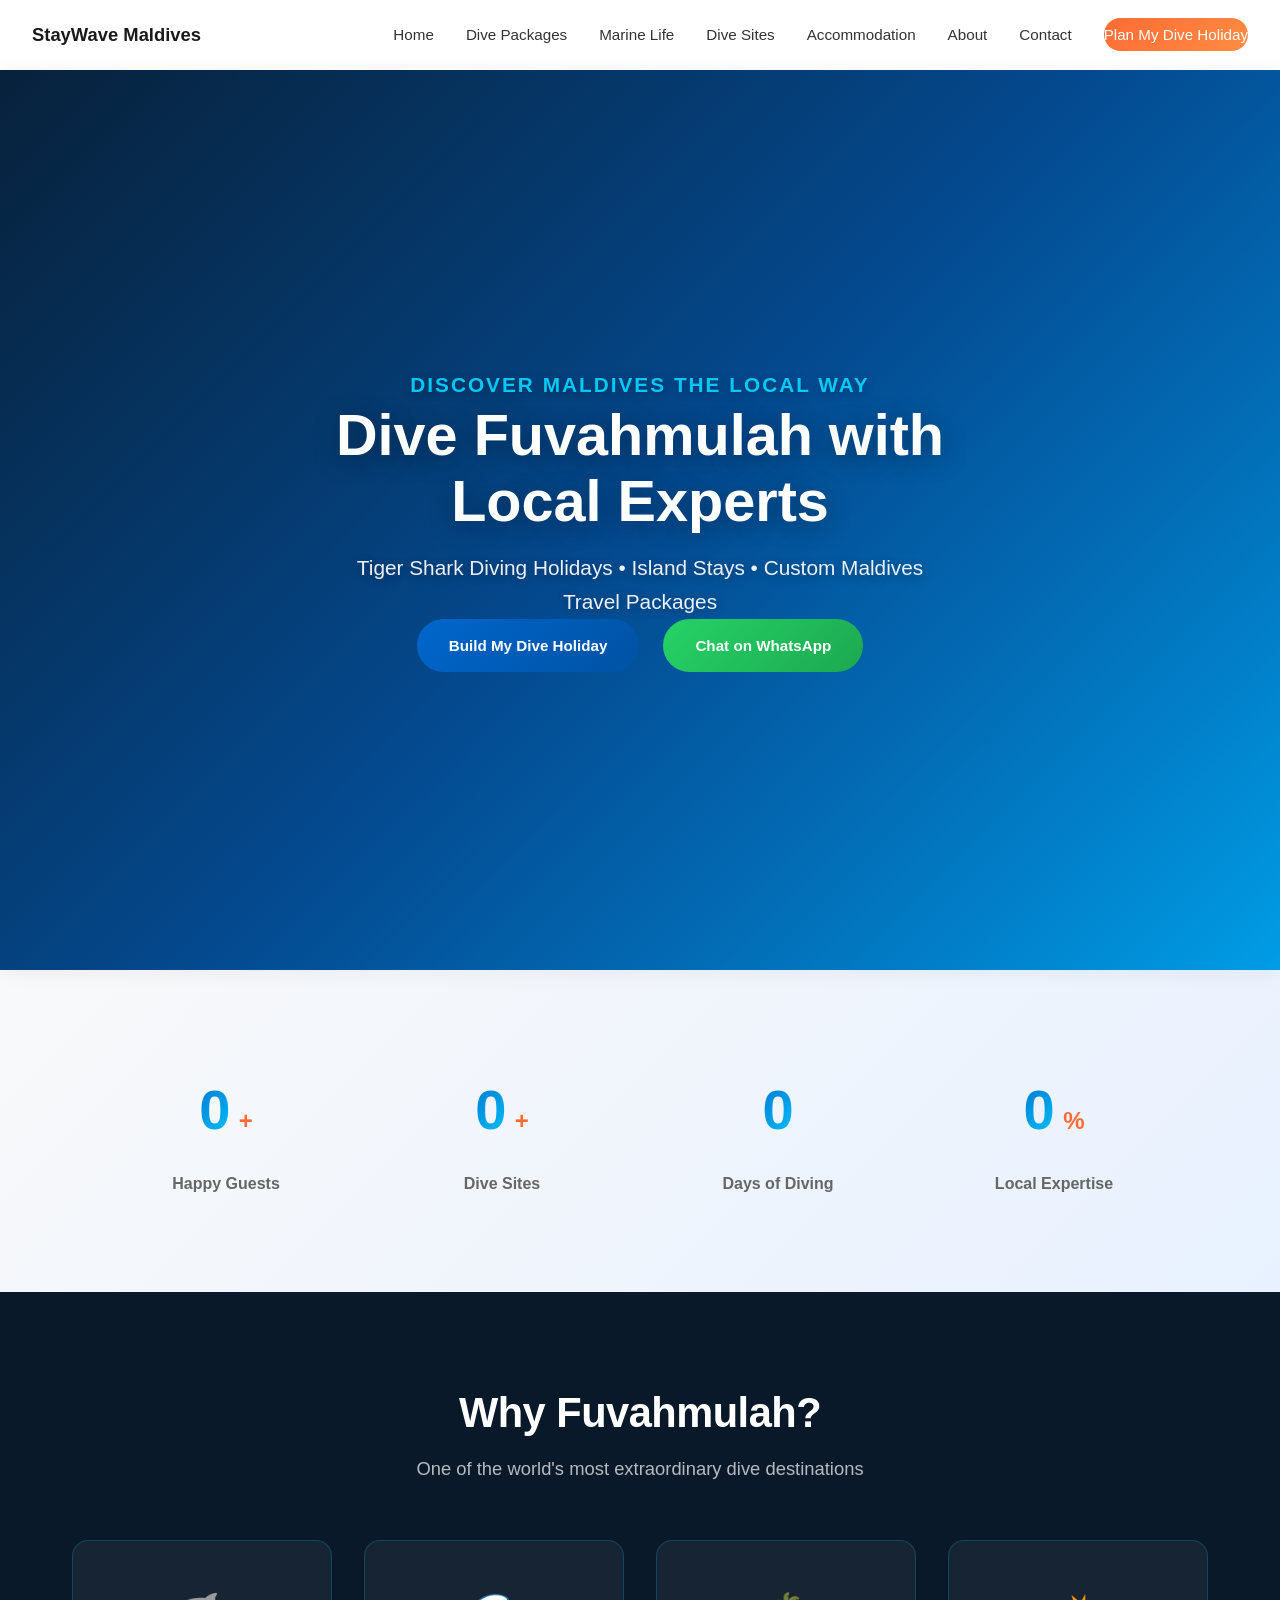
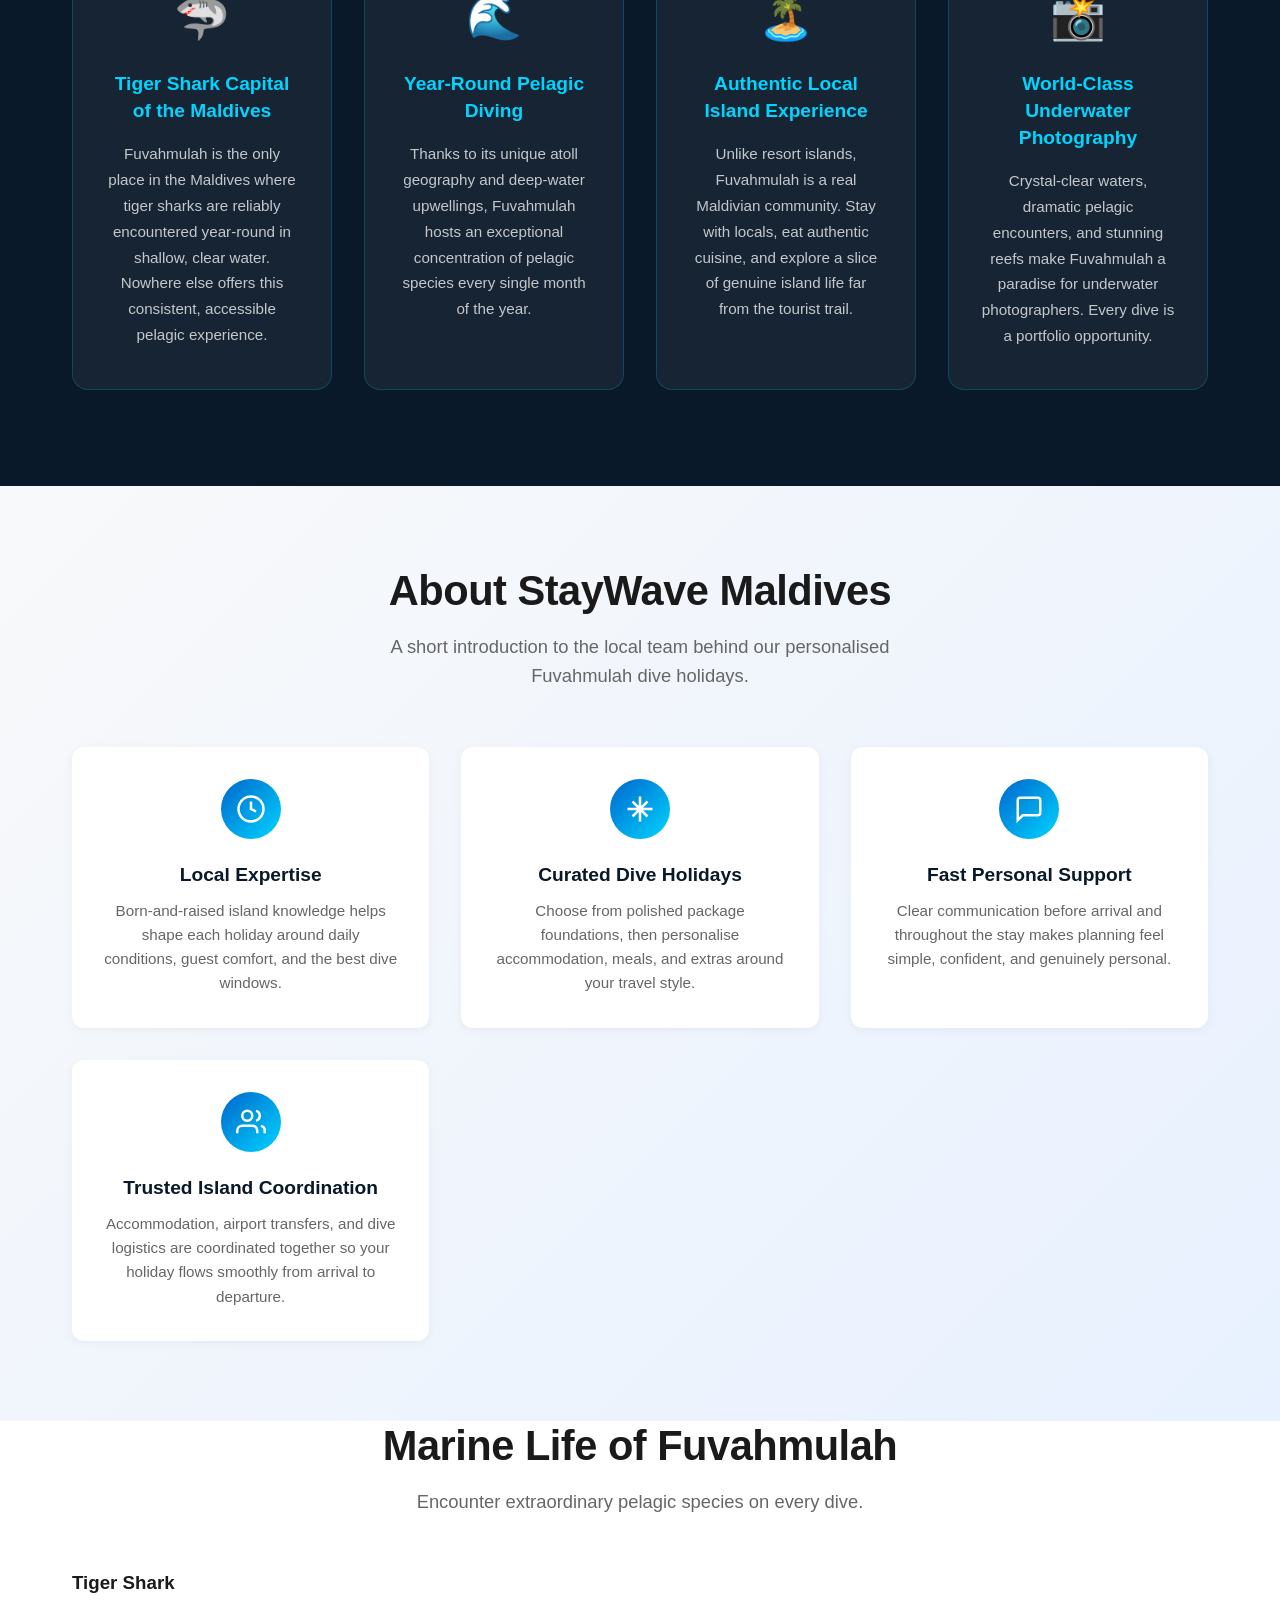
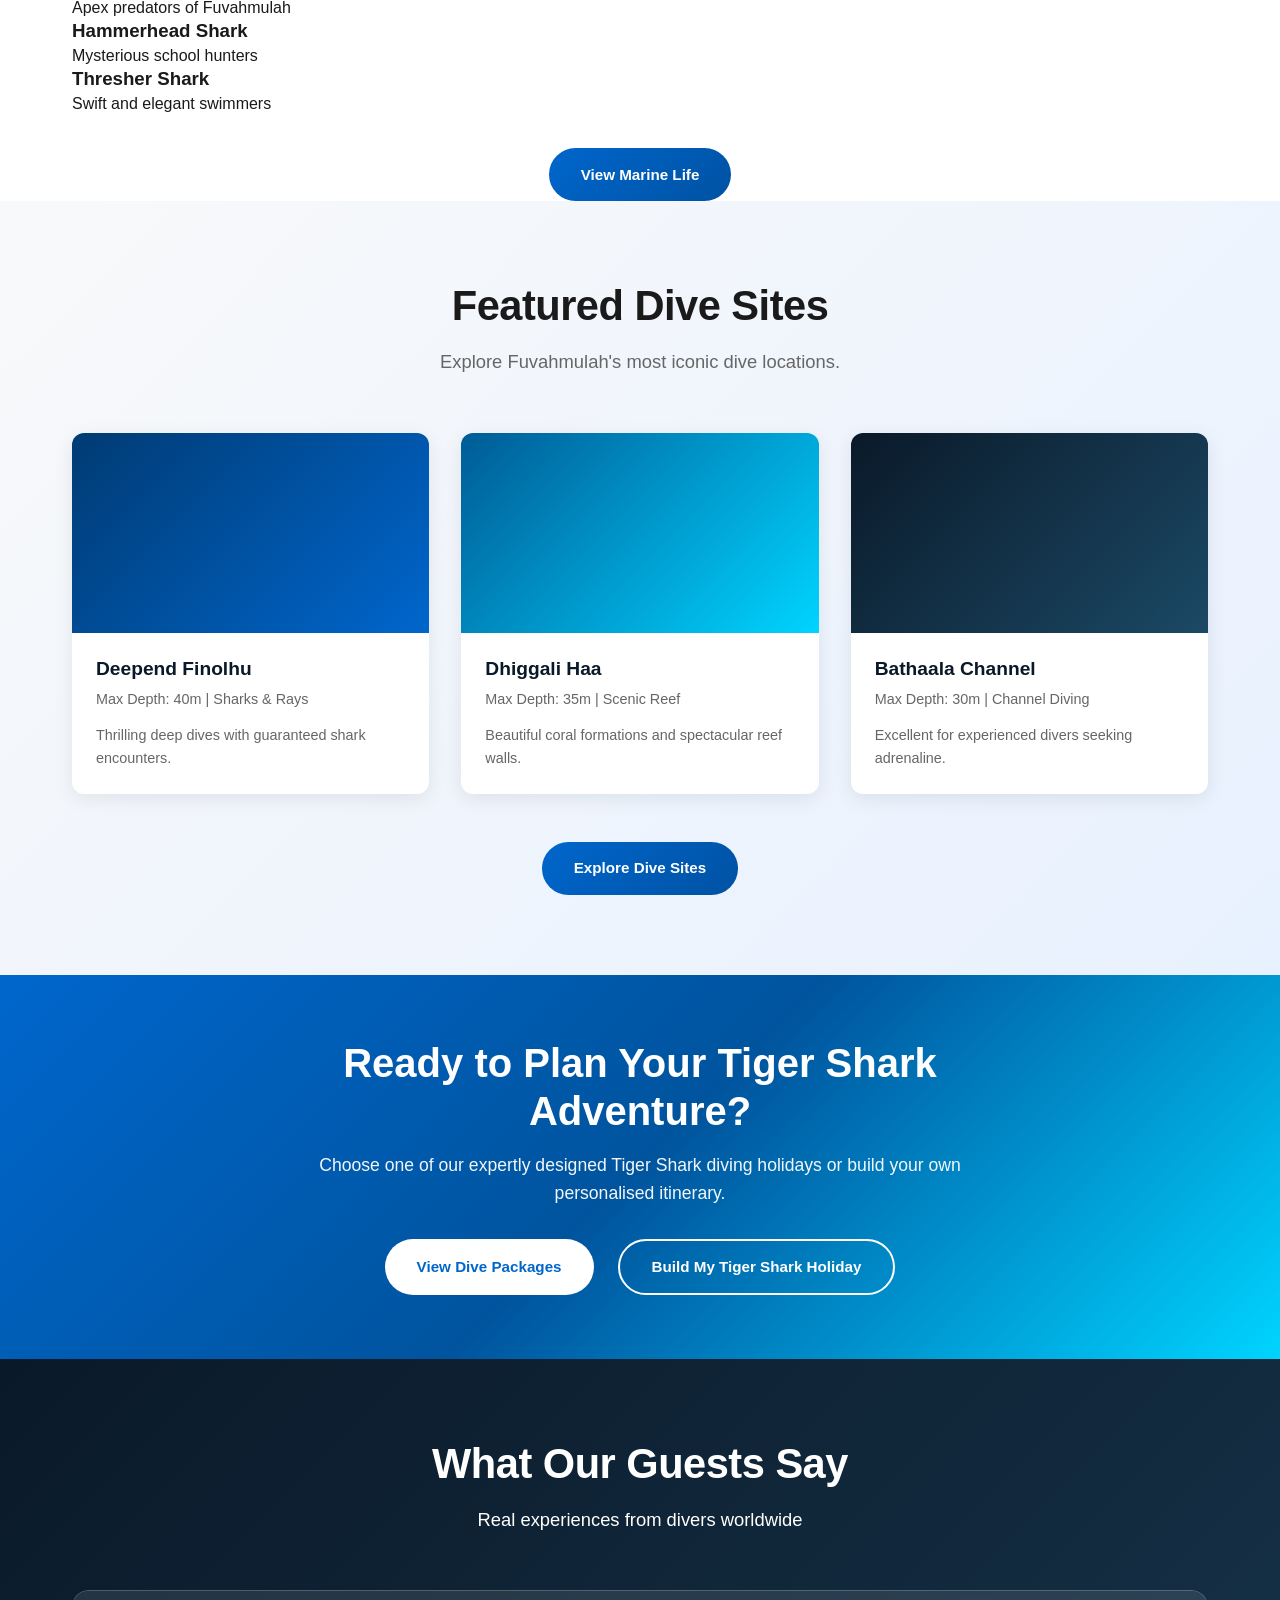
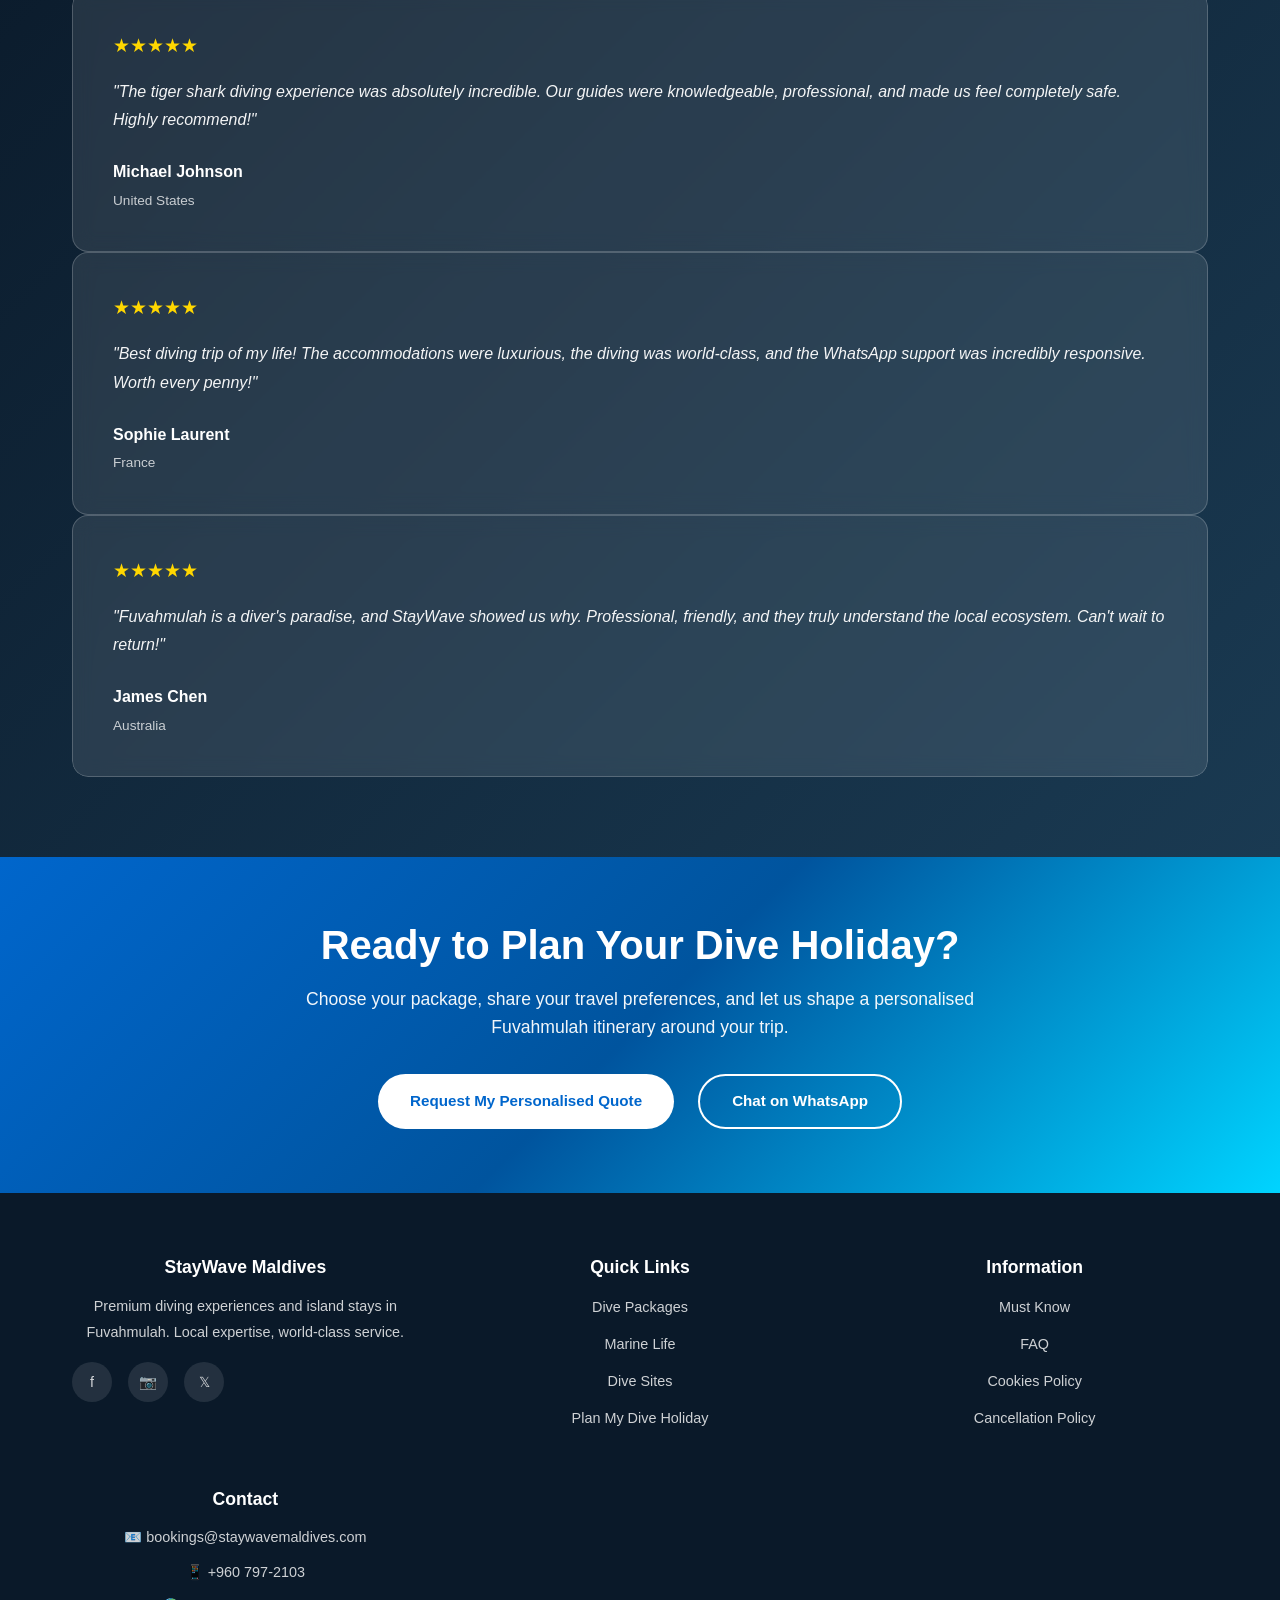
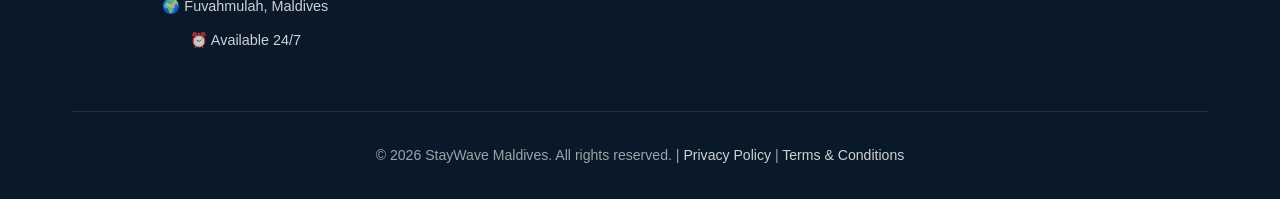
<file: index.html>
<!DOCTYPE html>
<html lang="en">
<head>
    <!-- Meta Tags -->
    <meta charset="UTF-8">
    <meta name="viewport" content="width=device-width, initial-scale=1.0">
    <meta name="description" content="StayWave Maldives - Premium tiger shark diving holidays, luxury island stays, and custom travel packages in Fuvahmulah. Experience world-class diving with local experts.">
    <meta name="keywords" content="diving, Maldives, tiger shark, Fuvahmulah, marine life, dive sites, luxury travel, diving holidays">
    <meta name="author" content="StayWave Maldives">
    <meta name="robots" content="index, follow">
    <meta name="language" content="English">
    
    <!-- Canonical URL -->
    <link rel="canonical" href="https://staywavemaldives.com/">
    
    <!-- Open Graph Tags -->
    <meta property="og:type" content="website">
    <meta property="og:url" content="https://staywavemaldives.com/">
    <meta property="og:title" content="StayWave Maldives - Premium Diving & Island Stays">
    <meta property="og:description" content="Experience world-class tiger shark diving holidays and luxury island stays in Fuvahmulah with local diving experts. Custom travel packages available.">
    <meta property="og:image" content="https://staywavemaldives.com/assets/images/og-image.jpg">
    <meta property="og:image:width" content="1200">
    <meta property="og:image:height" content="630">
    <meta property="og:image:alt" content="StayWave Maldives - Tiger Shark Diving">
    <meta property="og:site_name" content="StayWave Maldives">
    <meta property="og:locale" content="en_US">
    
    <!-- Twitter Card Tags -->
    <meta name="twitter:card" content="summary_large_image">
    <meta name="twitter:url" content="https://staywavemaldives.com/">
    <meta name="twitter:title" content="StayWave Maldives - Premium Diving & Island Stays">
    <meta name="twitter:description" content="Experience world-class tiger shark diving holidays and luxury island stays in Fuvahmulah with local diving experts.">
    <meta name="twitter:image" content="https://staywavemaldives.com/assets/images/twitter-image.jpg">
    <meta name="twitter:creator" content="@staywavemaldives">
    
    <!-- Favicon -->
    
    <!-- Theme Color -->
    <meta name="theme-color" content="#0066cc">
    
    <title>StayWave Maldives - Premium Diving & Island Stays</title>
    
    <!-- JSON-LD Organization Schema -->
    <script type="application/ld+json">
    {
        "@context": "https://schema.org",
        "@type": "Organization",
        "name": "StayWave Maldives",
        "url": "https://staywavemaldives.com",
        "logo": "https://staywavemaldives.com/assets/images/logo.png",
        "description": "Premium tiger shark diving holidays, luxury island stays, and custom travel packages in Fuvahmulah.",
        "sameAs": [
            "https://www.facebook.com/staywavemaldives",
            "https://www.instagram.com/staywavemaldives",
            "https://twitter.com/staywavemaldives"
        ],
        "contactPoint": {
            "@type": "ContactPoint",
            "contactType": "Customer Service",
            "telephone": "+960-797-2103",
            "email": "bookings@staywavemaldives.com",
            "areaServed": "MV",
            "availableLanguage": ["en"]
        },
        "address": {
            "@type": "PostalAddress",
            "streetAddress": "Fuvahmulah",
            "addressLocality": "Fuvahmulah",
            "addressCountry": "MV"
        },
        "founder": "StayWave Team",
        "foundingDate": "2024",
        "areaServed": {
            "@type": "Place",
            "name": "Maldives"
        }
    }
    </script>
    
    <!-- JSON-LD LocalBusiness Schema -->
    <script type="application/ld+json">
    {
        "@context": "https://schema.org",
        "@type": "LocalBusiness",
        "name": "StayWave Maldives",
        "image": "https://staywavemaldives.com/assets/images/hero-bg.jpg",
        "description": "Premium diving experiences and island stays in Fuvahmulah",
        "url": "https://staywavemaldives.com",
        "telephone": "+960-797-2103",
        "email": "bookings@staywavemaldives.com",
        "address": {
            "@type": "PostalAddress",
            "streetAddress": "Fuvahmulah",
            "addressLocality": "Fuvahmulah",
            "addressRegion": "Vaavu",
            "addressCountry": "MV"
        },
        "geo": {
            "@type": "GeoCoordinates",
            "latitude": "3.8167",
            "longitude": "73.5167"
        },
        "openingHoursSpecification": {
            "@type": "OpeningHoursSpecification",
            "dayOfWeek": ["Monday", "Tuesday", "Wednesday", "Thursday", "Friday", "Saturday", "Sunday"],
            "opens": "00:00",
            "closes": "23:59"
        },
        "priceRange": "$$$",
        "aggregateRating": {
            "@type": "AggregateRating",
            "ratingValue": "5",
            "ratingCount": "200",
            "bestRating": "5",
            "worstRating": "1"
        }
    }
    </script>
    
    <!-- JSON-LD Product/Service Schema -->
    <script type="application/ld+json">
    {
        "@context": "https://schema.org",
        "@type": "TouristDestination",
        "name": "Fuvahmulah Diving Experience",
        "description": "World-class diving packages in Fuvahmulah, Maldives",
        "url": "https://staywavemaldives.com",
        "areaServed": {
            "@type": "Place",
            "name": "Fuvahmulah, Maldives"
        },
        "touristType": "Adventure",
        "mainEntity": {
            "@type": "Service",
            "name": "Tiger Shark Diving",
            "description": "Premium tiger shark diving experiences with expert local guides",
            "provider": {
                "@type": "Organization",
                "name": "StayWave Maldives"
            }
        }
    }
    </script>
    
    <!-- CSS Files (Optimized) -->
    <link rel="stylesheet" href="assets/styles/reset.css" media="all">
    <link rel="stylesheet" href="assets/styles/global.css" media="all">
    <link rel="stylesheet" href="assets/styles/navigation.css" media="all">
    <link rel="stylesheet" href="assets/styles/hero.css" media="all">
    <link rel="stylesheet" href="assets/styles/statistics.css" media="all">
    <link rel="stylesheet" href="assets/styles/packages.css" media="all">
    <link rel="stylesheet" href="assets/styles/features.css" media="all">
    <link rel="stylesheet" href="assets/styles/marine-life.css" media="all">
    <link rel="stylesheet" href="assets/styles/dive-sites.css" media="all">
    <link rel="stylesheet" href="assets/styles/testimonials.css" media="all">
    <link rel="stylesheet" href="assets/styles/faq.css" media="all">
    <link rel="stylesheet" href="assets/styles/booking-cta.css" media="all">
    <link rel="stylesheet" href="assets/styles/footer.css" media="all">
    <link rel="stylesheet" href="assets/styles/accommodation.css" media="all">
    <link rel="stylesheet" href="assets/styles/why-fuvahmulah.css" media="all">
    <link rel="stylesheet" href="assets/styles/plan-your-trip.css" media="all">
    
    <!-- Preload Critical Resources -->
    <link rel="preload" as="script" href="assets/scripts/main.js">
    
    <!-- DNS Prefetch for External Resources -->
    <link rel="dns-prefetch" href="//www.google-analytics.com">
    <link rel="dns-prefetch" href="//fonts.googleapis.com">
</head>
<body>
    <!-- Navigation -->
    <nav class="navbar" id="navbar" role="navigation" aria-label="Main navigation">
        <div class="navbar-container">
            <div class="navbar-brand">
                <a href="#home">
                    <span class="brand-name">StayWave Maldives</span>
                </a>
            </div>

            <button class="hamburger" id="hamburger" aria-label="Toggle navigation menu" aria-expanded="false" aria-controls="navbar-menu">
                <span></span>
                <span></span>
                <span></span>
            </button>

            <ul class="navbar-menu" id="navbar-menu" role="menubar">
                <li role="none"><a href="index.html" role="menuitem" aria-current="page">Home</a></li>
                <li role="none"><a href="dive-packages.html" role="menuitem">Dive Packages</a></li>
                <li role="none"><a href="marine-life.html" role="menuitem">Marine Life</a></li>
                <li role="none"><a href="dive-sites.html" role="menuitem">Dive Sites</a></li>
                <li role="none"><a href="accommodation.html" role="menuitem">Accommodation</a></li>
                <li role="none"><a href="about.html" role="menuitem">About</a></li>
                <li role="none"><a href="index.html#contact" role="menuitem">Contact</a></li>
                <li role="none">
                    <a href="build-my-dive-holiday.html" class="btn-book-now" role="menuitem">Plan My Dive Holiday</a>
                </li>
            </ul>
        </div>
    </nav>

    <!-- Hero Section -->
    <header class="hero" id="home">
        <div class="hero-background" style="background: linear-gradient(135deg, #003b73 0%, #0066cc 50%, #00d4ff 100%);"></div>
        <div class="hero-overlay"></div>
        <div class="hero-content">
            <p class="hero-label">DISCOVER MALDIVES THE LOCAL WAY</p>
            <h1 class="hero-title">Dive Fuvahmulah with Local Experts</h1>
            <p class="hero-subtitle">Tiger Shark Diving Holidays • Island Stays • Custom Maldives Travel Packages</p>
            <div class="hero-buttons">
                <a href="build-my-dive-holiday.html" class="btn btn-primary" aria-label="Build my dive holiday">Build My Dive Holiday</a>
                <a href="https://wa.me/9607972103" class="btn btn-secondary" target="_blank" rel="noopener noreferrer" aria-label="Chat with us on WhatsApp">Chat on WhatsApp</a>
            </div>
        </div>
    </header>

    <!-- Statistics Section -->
    <section class="statistics" id="stats">
        <div class="container">
            <div class="stats-grid">
                <div class="stat-card">
                    <div class="stat-number" data-target="400">0</div>
                    <span class="stat-plus">+</span>
                    <p class="stat-label">Happy Guests</p>
                </div>
                <div class="stat-card">
                    <div class="stat-number" data-target="18">0</div>
                    <span class="stat-plus">+</span>
                    <p class="stat-label">Dive Sites</p>
                </div>
                <div class="stat-card">
                    <div class="stat-number" data-target="365">0</div>
                    <p class="stat-label">Days of Diving</p>
                </div>
                <div class="stat-card">
                    <div class="stat-number" data-target="100">0</div>
                    <span class="stat-percent">%</span>
                    <p class="stat-label">Local Expertise</p>
                </div>
            </div>
        </div>
    </section>

    <!-- Why Fuvahmulah Section -->
    <section class="why-fuvahmulah" id="why-fuvahmulah">
        <div class="container">
            <div class="section-header reveal">
                <h2>Why Fuvahmulah?</h2>
                <p>One of the world's most extraordinary dive destinations</p>
            </div>
            <div class="why-fuvahmulah-grid">
                <div class="why-card">
                    <span class="why-card-icon" aria-hidden="true">🦈</span>
                    <h3>Tiger Shark Capital of the Maldives</h3>
                    <p>Fuvahmulah is the only place in the Maldives where tiger sharks are reliably encountered year-round in shallow, clear water. Nowhere else offers this consistent, accessible pelagic experience.</p>
                </div>
                <div class="why-card">
                    <span class="why-card-icon" aria-hidden="true">🌊</span>
                    <h3>Year-Round Pelagic Diving</h3>
                    <p>Thanks to its unique atoll geography and deep-water upwellings, Fuvahmulah hosts an exceptional concentration of pelagic species every single month of the year.</p>
                </div>
                <div class="why-card">
                    <span class="why-card-icon" aria-hidden="true">🏝️</span>
                    <h3>Authentic Local Island Experience</h3>
                    <p>Unlike resort islands, Fuvahmulah is a real Maldivian community. Stay with locals, eat authentic cuisine, and explore a slice of genuine island life far from the tourist trail.</p>
                </div>
                <div class="why-card">
                    <span class="why-card-icon" aria-hidden="true">📸</span>
                    <h3>World-Class Underwater Photography</h3>
                    <p>Crystal-clear waters, dramatic pelagic encounters, and stunning reefs make Fuvahmulah a paradise for underwater photographers. Every dive is a portfolio opportunity.</p>
                </div>
            </div>
        </div>
    </section>

    <!-- Why StayWave Section -->
    <section class="features" id="about">
        <div class="container">
            <div class="section-header reveal">
                <h2>About StayWave Maldives</h2>
                <p>A short introduction to the local team behind our personalised Fuvahmulah dive holidays.</p>
            </div>

            <div class="features-grid">
                <div class="feature-card">
                    <div class="feature-icon">
                        <svg viewBox="0 0 24 24" fill="none" stroke="currentColor" stroke-width="2" aria-hidden="true">
                            <circle cx="12" cy="12" r="10"></circle>
                            <path d="M12 6v6l4 2"></path>
                        </svg>
                    </div>
                    <h3>Local Expertise</h3>
                    <p>Born-and-raised island knowledge helps shape each holiday around daily conditions, guest comfort, and the best dive windows.</p>
                </div>

                <div class="feature-card">
                    <div class="feature-icon">
                        <svg viewBox="0 0 24 24" fill="none" stroke="currentColor" stroke-width="2" aria-hidden="true">
                            <path d="M12 2v20M2 12h20M6 6l12 12M18 6l-12 12"></path>
                        </svg>
                    </div>
                    <h3>Curated Dive Holidays</h3>
                    <p>Choose from polished package foundations, then personalise accommodation, meals, and extras around your travel style.</p>
                </div>

                <div class="feature-card">
                    <div class="feature-icon">
                        <svg viewBox="0 0 24 24" fill="none" stroke="currentColor" stroke-width="2" aria-hidden="true">
                            <path d="M21 15a2 2 0 0 1-2 2H7l-4 4V5a2 2 0 0 1 2-2h14a2 2 0 0 1 2 2z"></path>
                        </svg>
                    </div>
                    <h3>Fast Personal Support</h3>
                    <p>Clear communication before arrival and throughout the stay makes planning feel simple, confident, and genuinely personal.</p>
                </div>

                <div class="feature-card">
                    <div class="feature-icon">
                        <svg viewBox="0 0 24 24" fill="none" stroke="currentColor" stroke-width="2" aria-hidden="true">
                            <path d="M17 21v-2a4 4 0 0 0-4-4H5a4 4 0 0 0-4 4v2"></path>
                            <circle cx="9" cy="7" r="4"></circle>
                            <path d="M23 21v-2a4 4 0 0 0-3-3.87"></path>
                            <path d="M16 3.13a4 4 0 0 1 0 7.75"></path>
                        </svg>
                    </div>
                    <h3>Trusted Island Coordination</h3>
                    <p>Accommodation, airport transfers, and dive logistics are coordinated together so your holiday flows smoothly from arrival to departure.</p>
                </div>
            </div>
        </div>
    </section>

    <!-- Marine Life Preview Section -->
    <section class="marine-life" id="marine-life">
        <div class="container">
            <div class="section-header reveal">
                <h2>Marine Life of Fuvahmulah</h2>
                <p>Encounter extraordinary pelagic species on every dive.</p>
            </div>
            
            <div class="marine-grid">
                <div class="marine-card">
                    <div class="marine-image" style="background: linear-gradient(135deg, #0a1929 0%, #0066cc 100%);"></div>
                    <div class="marine-overlay">
                        <h3>Tiger Shark</h3>
                        <p>Apex predators of Fuvahmulah</p>
                    </div>
                </div>

                <div class="marine-card">
                    <div class="marine-image" style="background: linear-gradient(135deg, #123456 0%, #00d4ff 100%);"></div>
                    <div class="marine-overlay">
                        <h3>Hammerhead Shark</h3>
                        <p>Mysterious school hunters</p>
                    </div>
                </div>

                <div class="marine-card">
                    <div class="marine-image" style="background: linear-gradient(135deg, #003b73 0%, #4facfe 100%);"></div>
                    <div class="marine-overlay">
                        <h3>Thresher Shark</h3>
                        <p>Swift and elegant swimmers</p>
                    </div>
                </div>
            </div>

            <div class="section-cta">
                <a href="marine-life.html" class="btn btn-primary">View Marine Life</a>
            </div>
        </div>
    </section>

    <!-- Dive Sites Preview Section -->
    <section class="dive-sites" id="dive-sites">
        <div class="container">
            <div class="section-header reveal">
                <h2>Featured Dive Sites</h2>
                <p>Explore Fuvahmulah's most iconic dive locations.</p>
            </div>
            
            <div class="sites-grid">
                <div class="site-card">
                    <div class="site-image" style="background: linear-gradient(135deg, #003b73 0%, #0066cc 100%);"></div>
                    <div class="site-content">
                        <h3>Deepend Finolhu</h3>
                        <p class="site-meta">Max Depth: 40m | Sharks & Rays</p>
                        <p>Thrilling deep dives with guaranteed shark encounters.</p>
                    </div>
                </div>

                <div class="site-card">
                    <div class="site-image" style="background: linear-gradient(135deg, #005b96 0%, #00d4ff 100%);"></div>
                    <div class="site-content">
                        <h3>Dhiggali Haa</h3>
                        <p class="site-meta">Max Depth: 35m | Scenic Reef</p>
                        <p>Beautiful coral formations and spectacular reef walls.</p>
                    </div>
                </div>

                <div class="site-card">
                    <div class="site-image" style="background: linear-gradient(135deg, #0a1929 0%, #1b4965 100%);"></div>
                    <div class="site-content">
                        <h3>Bathaala Channel</h3>
                        <p class="site-meta">Max Depth: 30m | Channel Diving</p>
                        <p>Excellent for experienced divers seeking adrenaline.</p>
                    </div>
                </div>
            </div>

            <div class="section-cta">
                <a href="dive-sites.html" class="btn btn-primary">Explore Dive Sites</a>
            </div>
        </div>
    </section>

    <!-- Tiger Shark Adventure CTA Section -->
    <section class="booking-cta" id="tiger-shark-cta">
        <div class="container">
            <div class="cta-content">
                <h2>Ready to Plan Your Tiger Shark Adventure?</h2>
                <p>Choose one of our expertly designed Tiger Shark diving holidays or build your own personalised itinerary.</p>
                <div class="cta-buttons">
                    <a href="dive-packages.html" class="btn btn-light">View Dive Packages</a>
                    <a href="build-my-dive-holiday.html" class="btn btn-outline-light">Build My Tiger Shark Holiday</a>
                </div>
            </div>
        </div>
    </section>

    <!-- Testimonials Section -->
    <section class="testimonials" id="testimonials">
        <div class="container">
            <div class="section-header reveal">
                <h2>What Our Guests Say</h2>
                <p>Real experiences from divers worldwide</p>
            </div>
            
            <div class="testimonials-slider">
                <div class="testimonial-card">
                    <div class="stars" aria-label="5 out of 5 stars">★★★★★</div>
                    <p class="testimonial-text">"The tiger shark diving experience was absolutely incredible. Our guides were knowledgeable, professional, and made us feel completely safe. Highly recommend!"</p>
                    <p class="testimonial-author">Michael Johnson</p>
                    <p class="testimonial-country">United States</p>
                </div>

                <div class="testimonial-card">
                    <div class="stars" aria-label="5 out of 5 stars">★★★★★</div>
                    <p class="testimonial-text">"Best diving trip of my life! The accommodations were luxurious, the diving was world-class, and the WhatsApp support was incredibly responsive. Worth every penny!"</p>
                    <p class="testimonial-author">Sophie Laurent</p>
                    <p class="testimonial-country">France</p>
                </div>

                <div class="testimonial-card">
                    <div class="stars" aria-label="5 out of 5 stars">★★★★★</div>
                    <p class="testimonial-text">"Fuvahmulah is a diver's paradise, and StayWave showed us why. Professional, friendly, and they truly understand the local ecosystem. Can't wait to return!"</p>
                    <p class="testimonial-author">James Chen</p>
                    <p class="testimonial-country">Australia</p>
                </div>
            </div>
        </div>
    </section>

    <!-- Booking CTA Section -->
    <section class="booking-cta" id="booking-cta">
        <div class="container">
            <div class="cta-content">
                <h2>Ready to Plan Your Dive Holiday?</h2>
                <p>Choose your package, share your travel preferences, and let us shape a personalised Fuvahmulah itinerary around your trip.</p>
                <div class="cta-buttons">
                    <a href="build-my-dive-holiday.html" class="btn btn-light">Request My Personalised Quote</a>
                    <a href="https://wa.me/9607972103" class="btn btn-outline-light" target="_blank" rel="noopener noreferrer" aria-label="Chat on WhatsApp">Chat on WhatsApp</a>
                </div>
            </div>
        </div>
    </section>

    <!-- Footer -->
    <footer class="footer" id="footer" role="contentinfo">
        <div class="container">
            <div class="footer-grid">
                <div class="footer-section">
                    <h4>StayWave Maldives</h4>
                    <p>Premium diving experiences and island stays in Fuvahmulah. Local expertise, world-class service.</p>
                    <div class="social-links">
                        <a href="https://www.facebook.com/staywavemaldives" aria-label="StayWave Maldives on Facebook" title="Facebook" target="_blank" rel="noopener noreferrer">f</a>
                        <a href="https://www.instagram.com/staywavemaldives" aria-label="StayWave Maldives on Instagram" title="Instagram" target="_blank" rel="noopener noreferrer">📷</a>
                        <a href="https://twitter.com/staywavemaldives" aria-label="StayWave Maldives on Twitter/X" title="Twitter / X" target="_blank" rel="noopener noreferrer">𝕏</a>
                    </div>
                </div>

                <div class="footer-section">
                    <h4>Quick Links</h4>
                    <ul>
                        <li><a href="dive-packages.html">Dive Packages</a></li>
                        <li><a href="marine-life.html">Marine Life</a></li>
                        <li><a href="dive-sites.html">Dive Sites</a></li>
                        <li><a href="build-my-dive-holiday.html">Plan My Dive Holiday</a></li>
                    </ul>
                </div>

                <div class="footer-section">
                    <h4>Information</h4>
                    <ul>
                        <li><a href="must-know.html">Must Know</a></li>
                        <li><a href="faq.html">FAQ</a></li>
                        <li><a href="cookies.html">Cookies Policy</a></li>
                        <li><a href="cancellation.html">Cancellation Policy</a></li>
                    </ul>
                </div>

                <div class="footer-section" id="contact">
                    <h4>Contact</h4>
                    <ul class="contact-info">
                        <li>📧 <a href="mailto:bookings@staywavemaldives.com">bookings@staywavemaldives.com</a></li>
                        <li>📱 <a href="https://wa.me/9607972103" target="_blank" rel="noopener noreferrer">+960 797-2103</a></li>
                        <li>🌍 Fuvahmulah, Maldives</li>
                        <li>⏰ Available 24/7</li>
                    </ul>
                </div>
            </div>

            <div class="footer-bottom">
                <p>&copy; 2026 StayWave Maldives. All rights reserved. | <a href="privacy.html">Privacy Policy</a> | <a href="terms.html">Terms &amp; Conditions</a></p>
            </div>
        </div>
    </footer>

    <!-- Floating WhatsApp Button -->
    <a href="https://wa.me/9607972103" class="whatsapp-button" target="_blank" rel="noopener noreferrer" aria-label="Contact us on WhatsApp" title="Chat with us on WhatsApp">
        <svg viewBox="0 0 24 24" fill="currentColor" aria-hidden="true">
            <path d="M17.472 14.382c-.297-.149-1.758-.867-2.03-.967-.273-.099-.471-.148-.67.15-.197.297-.767.966-.94 1.164-.173.199-.347.223-.644.075-.297-.15-1.255-.463-2.39-1.475-.883-.788-1.48-1.713-1.653-1.912-.173-.199-.073-.307.126-.511.199-.203.888-.921 1.127-1.239.239-.318.119-.595-.06-.787-.179-.191-.67-.666-1.012-.996-.342-.33-.684-.275-.97-.028-.287.246-1.09.387-1.333.776-.243.39.024 1.308.534 2.259.51.95 1.56 2.388 3.414 3.822 1.854 1.434 3.900 1.990 4.290 2.110.39.12.616.102.844-.062.228-.164.728-.714.927-1.316.199-.601.099-.1.298-.166.199-.066 1.38-.342 1.616-.403.236-.061.394-.092.452.228.058.32.58 1.921 1.298 2.922.718 1.001 1.436 1.125 1.673 1.187.237.062 1.38-.029 1.38-.203 0-.174-.29-.993-1.012-1.992z"/>
        </svg>
    </a>

    <!-- Scripts -->
    <script defer src="assets/scripts/lazy-loading.js"></script>
    <script defer src="assets/scripts/navigation.js"></script>
    <script defer src="assets/scripts/testimonials.js"></script>
    <script defer src="assets/scripts/main.js"></script>
</body>
</html>
</file>
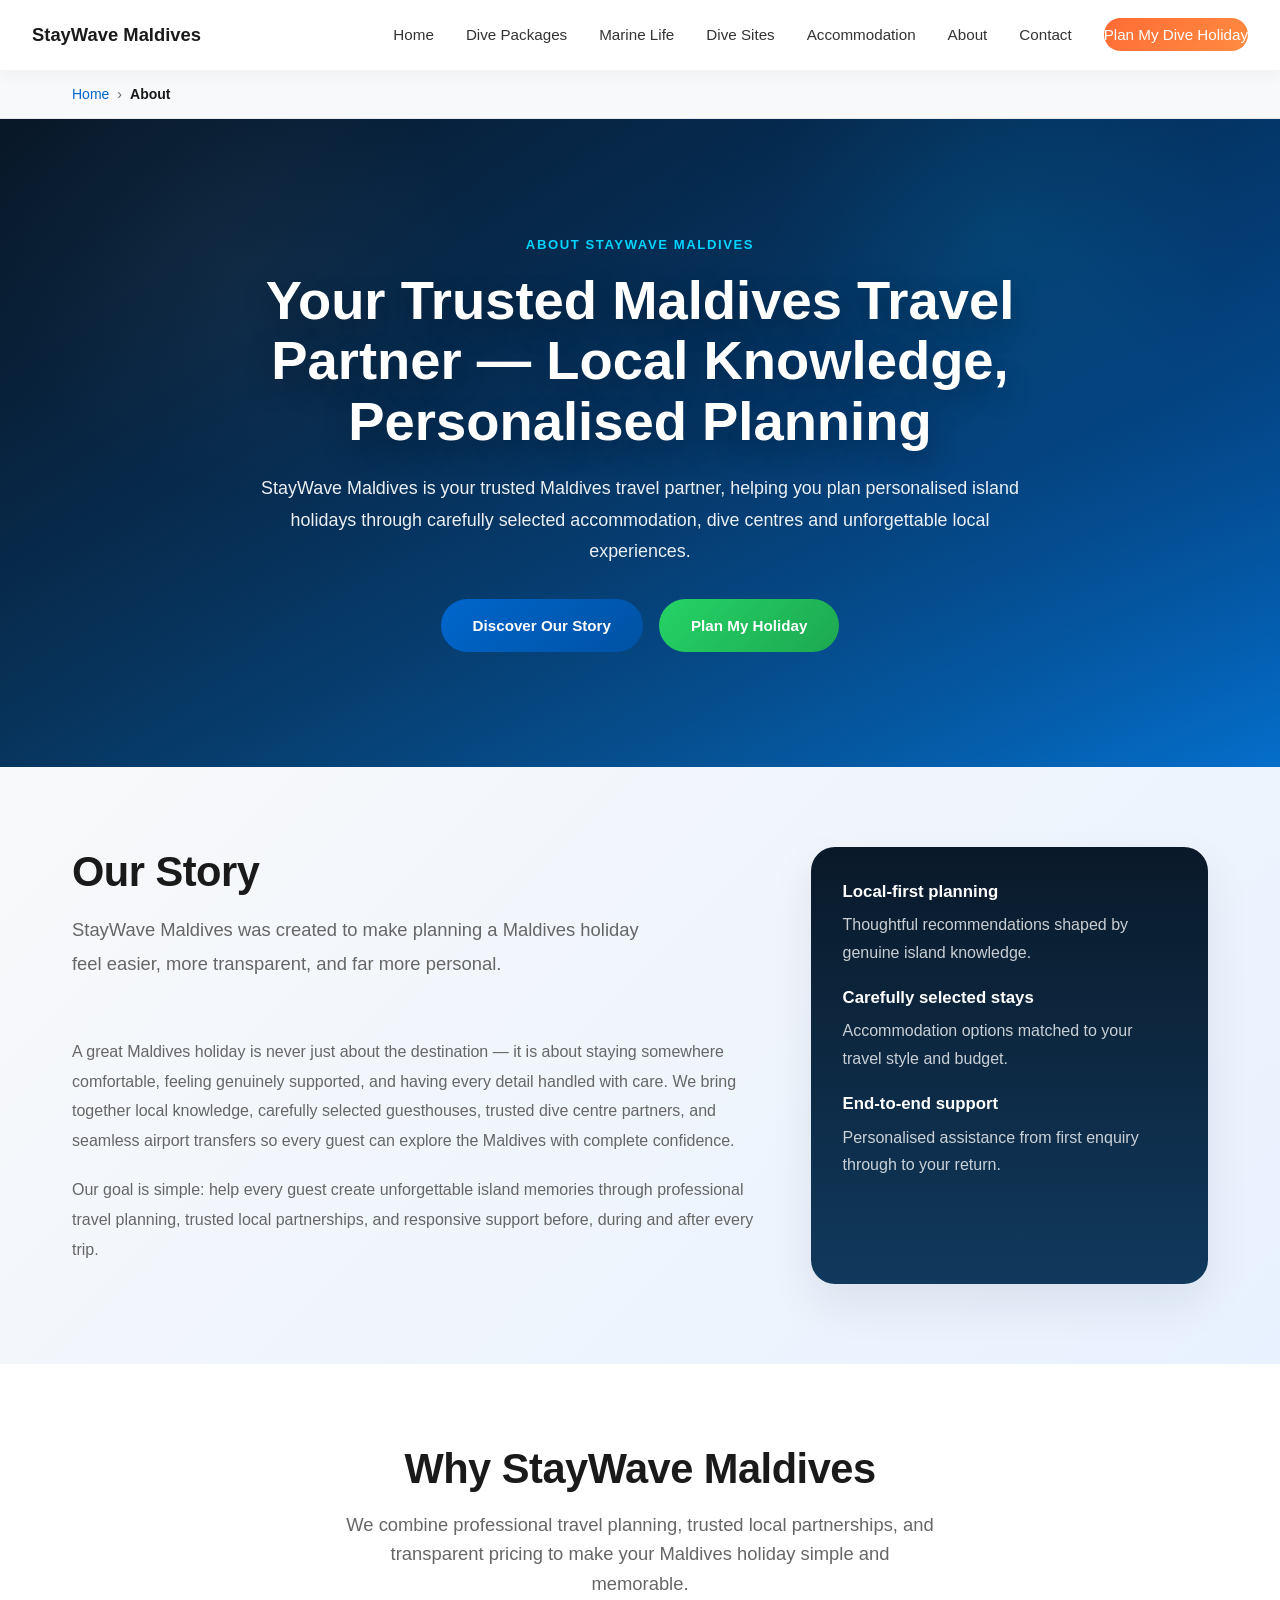
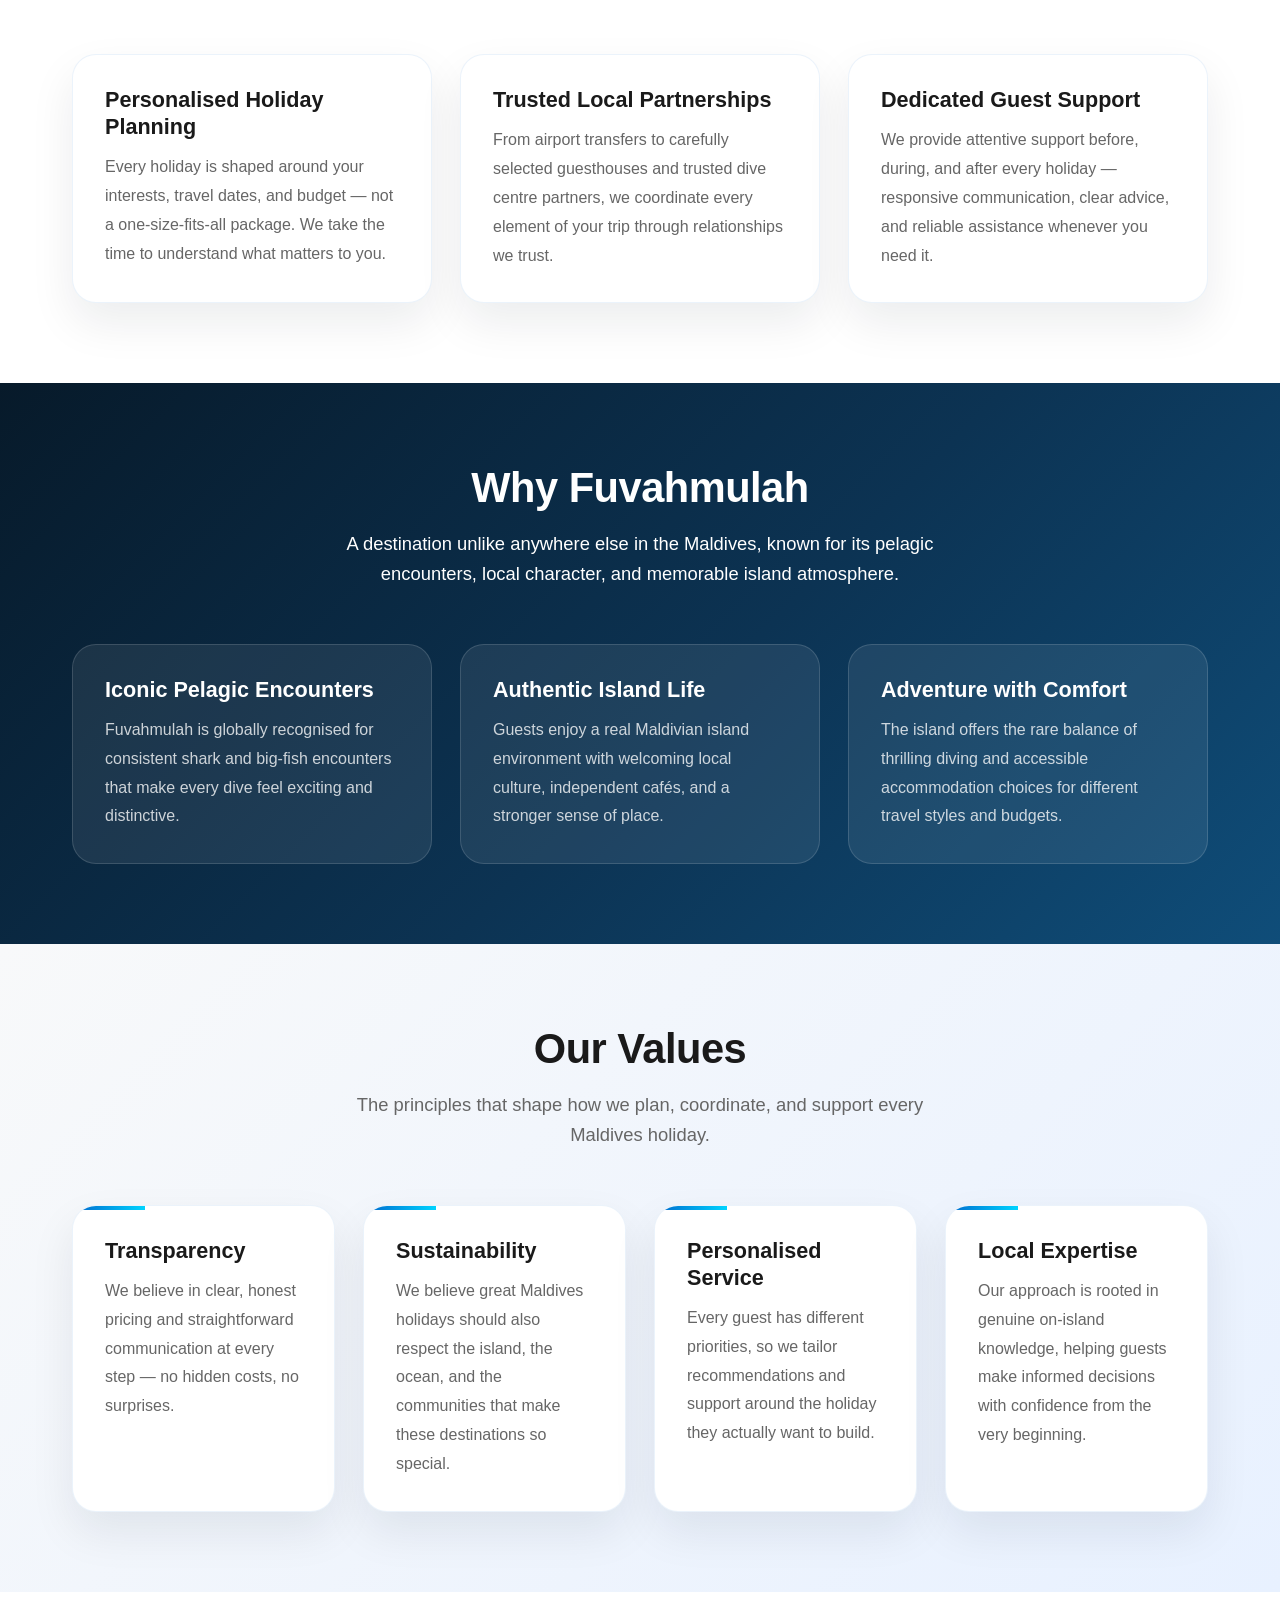
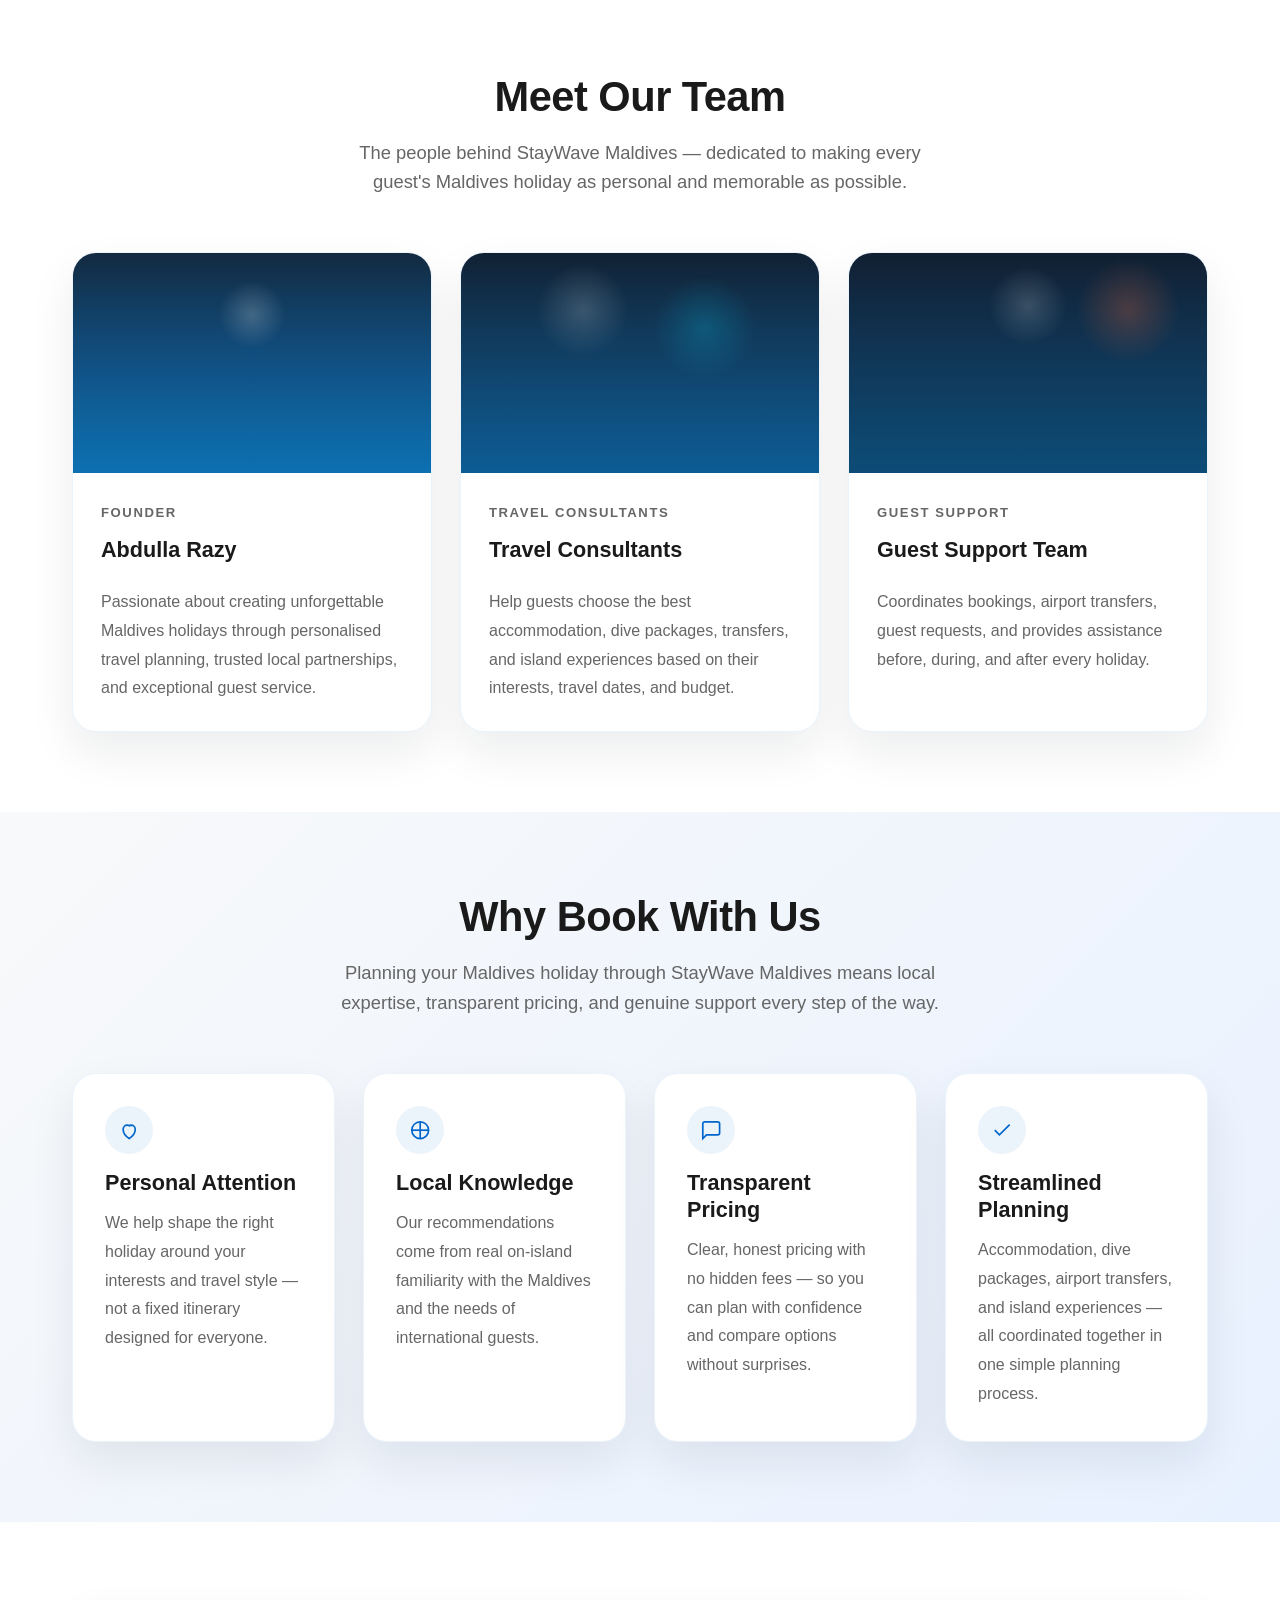
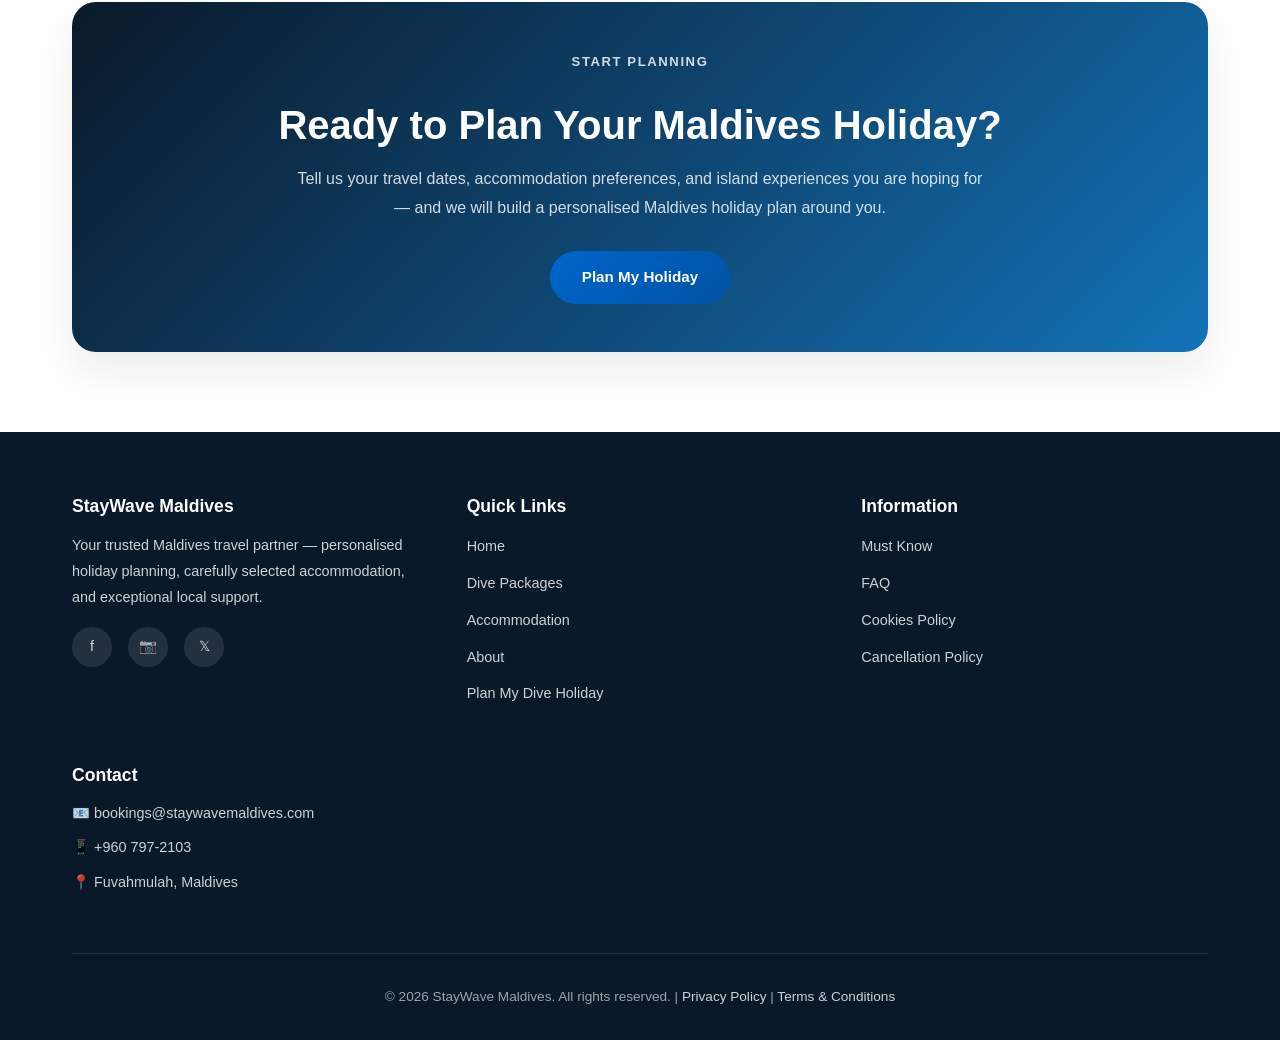
<file: about.html>
<!DOCTYPE html>
<html lang="en">
<head>
    <!-- Meta Tags -->
    <meta charset="UTF-8">
    <meta name="viewport" content="width=device-width, initial-scale=1.0">
    <meta name="description" content="Learn more about StayWave Maldives, your trusted Maldives travel agency and personalised holiday planner — local expertise, carefully selected accommodation, and exceptional guest support.">
    <meta name="keywords" content="about StayWave Maldives, Maldives travel agency, personalised Maldives holiday planner, Fuvahmulah travel experts, Maldives holiday planning, trusted local travel partner">
    <meta name="author" content="StayWave Maldives">
    <meta name="robots" content="index, follow">
    <meta name="language" content="English">

    <!-- Canonical URL -->
    <link rel="canonical" href="https://staywavemaldives.com/about.html">

    <!-- Open Graph Tags -->
    <meta property="og:type" content="website">
    <meta property="og:url" content="https://staywavemaldives.com/about.html">
    <meta property="og:title" content="About StayWave Maldives | Maldives Travel Agency &amp; Holiday Planner">
    <meta property="og:description" content="Discover the story, values, and local expertise behind StayWave Maldives — your trusted Maldives travel agency for personalised island holidays.">
    <meta property="og:image" content="https://staywavemaldives.com/assets/images/og-image.jpg">
    <meta property="og:image:width" content="1200">
    <meta property="og:image:height" content="630">
    <meta property="og:image:alt" content="About StayWave Maldives">
    <meta property="og:site_name" content="StayWave Maldives">
    <meta property="og:locale" content="en_US">

    <!-- Twitter Card Tags -->
    <meta name="twitter:card" content="summary_large_image">
    <meta name="twitter:url" content="https://staywavemaldives.com/about.html">
    <meta name="twitter:title" content="About StayWave Maldives | Maldives Travel Agency &amp; Holiday Planner">
    <meta name="twitter:description" content="Meet the team behind StayWave Maldives and learn what makes our personalised Maldives holiday planning trusted, local, and thoughtfully crafted.">
    <meta name="twitter:image" content="https://staywavemaldives.com/assets/images/twitter-image.jpg">
    <meta name="twitter:creator" content="@staywavemaldives">

    <!-- Favicon -->

    <!-- Theme Color -->
    <meta name="theme-color" content="#0066cc">

    <title>About StayWave Maldives | Maldives Travel Agency &amp; Holiday Planner</title>

    <script type="application/ld+json">
    {
        "@context": "https://schema.org",
        "@type": "AboutPage",
        "name": "About StayWave Maldives",
        "url": "https://staywavemaldives.com/about.html",
        "description": "Learn more about the story, values, and local team behind StayWave Maldives — your trusted Maldives travel agency and personalised holiday planner.",
        "isPartOf": {
            "@type": "WebSite",
            "name": "StayWave Maldives",
            "url": "https://staywavemaldives.com"
        },
        "breadcrumb": {
            "@type": "BreadcrumbList",
            "itemListElement": [
                {
                    "@type": "ListItem",
                    "position": 1,
                    "name": "Home",
                    "item": "https://staywavemaldives.com/"
                },
                {
                    "@type": "ListItem",
                    "position": 2,
                    "name": "About",
                    "item": "https://staywavemaldives.com/about.html"
                }
            ]
        },
        "mainEntity": {
            "@type": "TravelAgency",
            "name": "StayWave Maldives",
            "url": "https://staywavemaldives.com",
            "description": "Personalised Maldives holiday planning with local expertise, carefully selected accommodation, trusted dive centre partners, and exceptional guest support.",
            "telephone": "+960-797-2103",
            "email": "bookings@staywavemaldives.com",
            "address": {
                "@type": "PostalAddress",
                "addressLocality": "Fuvahmulah",
                "addressCountry": "MV"
            }
        }
    }
    </script>

    <!-- CSS Files -->
    <link rel="stylesheet" href="assets/styles/reset.css" media="all">
    <link rel="stylesheet" href="assets/styles/global.css" media="all">
    <link rel="stylesheet" href="assets/styles/navigation.css" media="all">
    <link rel="stylesheet" href="assets/styles/footer.css" media="all">
    <link rel="stylesheet" href="assets/styles/about.css" media="all">

    <!-- DNS Prefetch -->
    <link rel="dns-prefetch" href="//fonts.googleapis.com">
    <link rel="dns-prefetch" href="//www.google-analytics.com">
</head>
<body>
    <nav class="navbar" id="navbar" role="navigation" aria-label="Main navigation">
        <div class="navbar-container">
            <div class="navbar-brand">
                <a href="index.html" aria-label="StayWave Maldives — go to homepage">
                    <span class="brand-name">StayWave Maldives</span>
                </a>
            </div>

            <button class="hamburger" id="hamburger" aria-label="Toggle navigation menu" aria-expanded="false" aria-controls="navbar-menu">
                <span></span>
                <span></span>
                <span></span>
            </button>

            <ul class="navbar-menu" id="navbar-menu" role="menubar">
                <li role="none"><a href="index.html" role="menuitem">Home</a></li>
                <li role="none"><a href="dive-packages.html" role="menuitem">Dive Packages</a></li>
                <li role="none"><a href="marine-life.html" role="menuitem">Marine Life</a></li>
                <li role="none"><a href="dive-sites.html" role="menuitem">Dive Sites</a></li>
                <li role="none"><a href="accommodation.html" role="menuitem">Accommodation</a></li>
                <li role="none"><a href="about.html" role="menuitem" aria-current="page">About</a></li>
                <li role="none"><a href="index.html#contact" role="menuitem">Contact</a></li>
                <li role="none">
                    <a href="build-my-dive-holiday.html" class="btn-book-now" role="menuitem">Plan My Dive Holiday</a>
                </li>
            </ul>
        </div>
    </nav>

    <nav class="breadcrumbs" aria-label="Breadcrumb">
        <div class="container">
            <ol class="breadcrumbs-list" itemscope itemtype="https://schema.org/BreadcrumbList">
                <li itemprop="itemListElement" itemscope itemtype="https://schema.org/ListItem">
                    <a href="index.html" itemprop="item"><span itemprop="name">Home</span></a>
                    <meta itemprop="position" content="1">
                </li>
                <li itemprop="itemListElement" itemscope itemtype="https://schema.org/ListItem">
                    <span class="current" itemprop="name">About</span>
                    <meta itemprop="position" content="2">
                </li>
            </ol>
        </div>
    </nav>

    <header class="page-hero" role="banner">
        <div class="page-hero-background" role="img" aria-label="Scenic Maldives island backdrop representing StayWave Maldives as a trusted travel agency"></div>
        <div class="page-hero-overlay" aria-hidden="true"></div>
        <div class="page-hero-content">
            <p class="page-hero-label">About StayWave Maldives</p>
            <h1 class="page-hero-title">Your Trusted Maldives Travel Partner — Local Knowledge, Personalised Planning</h1>
            <p class="page-hero-subtitle">StayWave Maldives is your trusted Maldives travel partner, helping you plan personalised island holidays through carefully selected accommodation, dive centres and unforgettable local experiences.</p>
            <div class="page-hero-buttons">
                <a href="#our-story" class="btn btn-primary">Discover Our Story</a>
                <a href="build-my-dive-holiday.html" class="btn btn-secondary">Plan My Holiday</a>
            </div>
        </div>
    </header>

    <main>
        <section class="about-story" id="our-story" aria-labelledby="our-story-heading">
            <div class="container story-layout">
                <article class="story-copy">
                    <div class="section-header section-header-left">
                        <h2 id="our-story-heading">Our Story</h2>
                        <p>StayWave Maldives was created to make planning a Maldives holiday feel easier, more transparent, and far more personal.</p>
                    </div>
                    <p>A great Maldives holiday is never just about the destination — it is about staying somewhere comfortable, feeling genuinely supported, and having every detail handled with care. We bring together local knowledge, carefully selected guesthouses, trusted dive centre partners, and seamless airport transfers so every guest can explore the Maldives with complete confidence.</p>
                    <p>Our goal is simple: help every guest create unforgettable island memories through professional travel planning, trusted local partnerships, and responsive support before, during and after every trip.</p>
                </article>
                <aside class="story-highlight" aria-label="StayWave Maldives highlights">
                    <ul class="story-points">
                        <li><strong>Local-first planning</strong><span>Thoughtful recommendations shaped by genuine island knowledge.</span></li>
                        <li><strong>Carefully selected stays</strong><span>Accommodation options matched to your travel style and budget.</span></li>
                        <li><strong>End-to-end support</strong><span>Personalised assistance from first enquiry through to your return.</span></li>
                    </ul>
                </aside>
            </div>
        </section>

        <section class="about-reasons" aria-labelledby="why-staywave-heading">
            <div class="container">
                <div class="section-header">
                    <h2 id="why-staywave-heading">Why StayWave Maldives</h2>
                    <p>We combine professional travel planning, trusted local partnerships, and transparent pricing to make your Maldives holiday simple and memorable.</p>
                </div>
                <div class="info-grid">
                    <article class="info-card">
                        <h3>Personalised Holiday Planning</h3>
                        <p>Every holiday is shaped around your interests, travel dates, and budget — not a one-size-fits-all package. We take the time to understand what matters to you.</p>
                    </article>
                    <article class="info-card">
                        <h3>Trusted Local Partnerships</h3>
                        <p>From airport transfers to carefully selected guesthouses and trusted dive centre partners, we coordinate every element of your trip through relationships we trust.</p>
                    </article>
                    <article class="info-card">
                        <h3>Dedicated Guest Support</h3>
                        <p>We provide attentive support before, during, and after every holiday — responsive communication, clear advice, and reliable assistance whenever you need it.</p>
                    </article>
                </div>
            </div>
        </section>

        <section class="about-destination" aria-labelledby="why-fuvahmulah-heading">
            <div class="container">
                <div class="section-header destination-header">
                    <h2 id="why-fuvahmulah-heading">Why Fuvahmulah</h2>
                    <p>A destination unlike anywhere else in the Maldives, known for its pelagic encounters, local character, and memorable island atmosphere.</p>
                </div>
                <div class="info-grid info-grid-dark">
                    <article class="info-card info-card-dark">
                        <h3>Iconic Pelagic Encounters</h3>
                        <p>Fuvahmulah is globally recognised for consistent shark and big-fish encounters that make every dive feel exciting and distinctive.</p>
                    </article>
                    <article class="info-card info-card-dark">
                        <h3>Authentic Island Life</h3>
                        <p>Guests enjoy a real Maldivian island environment with welcoming local culture, independent cafés, and a stronger sense of place.</p>
                    </article>
                    <article class="info-card info-card-dark">
                        <h3>Adventure with Comfort</h3>
                        <p>The island offers the rare balance of thrilling diving and accessible accommodation choices for different travel styles and budgets.</p>
                    </article>
                </div>
            </div>
        </section>

        <section class="about-values" aria-labelledby="our-values-heading">
            <div class="container">
                <div class="section-header">
                    <h2 id="our-values-heading">Our Values</h2>
                    <p>The principles that shape how we plan, coordinate, and support every Maldives holiday.</p>
                </div>
                <div class="values-grid">
                    <article class="value-card">
                        <h3>Transparency</h3>
                        <p>We believe in clear, honest pricing and straightforward communication at every step — no hidden costs, no surprises.</p>
                    </article>
                    <article class="value-card">
                        <h3>Sustainability</h3>
                        <p>We believe great Maldives holidays should also respect the island, the ocean, and the communities that make these destinations so special.</p>
                    </article>
                    <article class="value-card">
                        <h3>Personalised Service</h3>
                        <p>Every guest has different priorities, so we tailor recommendations and support around the holiday they actually want to build.</p>
                    </article>
                    <article class="value-card">
                        <h3>Local Expertise</h3>
                        <p>Our approach is rooted in genuine on-island knowledge, helping guests make informed decisions with confidence from the very beginning.</p>
                    </article>
                </div>
            </div>
        </section>

        <section class="about-team" aria-labelledby="team-heading">
            <div class="container">
                <div class="section-header">
                    <h2 id="team-heading">Meet Our Team</h2>
                    <p>The people behind StayWave Maldives — dedicated to making every guest's Maldives holiday as personal and memorable as possible.</p>
                </div>
                <div class="team-grid">
                    <article class="profile-card">
                        <div class="profile-card-media founder-placeholder" role="img" aria-label="Image placeholder for Abdulla Razy, founder of StayWave Maldives"></div>
                        <div class="profile-card-body">
                            <p class="profile-role">Founder</p>
                            <h3>Abdulla Razy</h3>
                            <p>Passionate about creating unforgettable Maldives holidays through personalised travel planning, trusted local partnerships, and exceptional guest service.</p>
                        </div>
                    </article>
                    <article class="profile-card">
                        <div class="profile-card-media dive-guides-placeholder" role="img" aria-label="Image placeholder for the StayWave Maldives travel consultants"></div>
                        <div class="profile-card-body">
                            <p class="profile-role">Travel Consultants</p>
                            <h3>Travel Consultants</h3>
                            <p>Help guests choose the best accommodation, dive packages, transfers, and island experiences based on their interests, travel dates, and budget.</p>
                        </div>
                    </article>
                    <article class="profile-card">
                        <div class="profile-card-media support-team-placeholder" role="img" aria-label="Image placeholder for the StayWave Maldives guest support team"></div>
                        <div class="profile-card-body">
                            <p class="profile-role">Guest Support</p>
                            <h3>Guest Support Team</h3>
                            <p>Coordinates bookings, airport transfers, guest requests, and provides assistance before, during, and after every holiday.</p>
                        </div>
                    </article>
                </div>
            </div>
        </section>

        <section class="about-booking" aria-labelledby="book-with-us-heading">
            <div class="container">
                <div class="section-header">
                    <h2 id="book-with-us-heading">Why Book With Us</h2>
                    <p>Planning your Maldives holiday through StayWave Maldives means local expertise, transparent pricing, and genuine support every step of the way.</p>
                </div>
                <div class="booking-grid">
                    <article class="booking-card">
                        <div class="booking-icon" aria-hidden="true">
                            <svg viewBox="0 0 24 24" fill="none" stroke="currentColor" stroke-width="1.8">
                                <path d="M12 21s-6.5-4.35-6.5-10A4.5 4.5 0 0 1 10 6.5c.86 0 1.69.24 2.34.69A4.47 4.47 0 0 1 14 6.5 4.5 4.5 0 0 1 18.5 11c0 5.65-6.5 10-6.5 10Z"></path>
                            </svg>
                        </div>
                        <h3>Personal Attention</h3>
                        <p>We help shape the right holiday around your interests and travel style — not a fixed itinerary designed for everyone.</p>
                    </article>
                    <article class="booking-card">
                        <div class="booking-icon" aria-hidden="true">
                            <svg viewBox="0 0 24 24" fill="none" stroke="currentColor" stroke-width="1.8">
                                <path d="M3 12h18"></path>
                                <path d="M12 3v18"></path>
                                <circle cx="12" cy="12" r="9"></circle>
                            </svg>
                        </div>
                        <h3>Local Knowledge</h3>
                        <p>Our recommendations come from real on-island familiarity with the Maldives and the needs of international guests.</p>
                    </article>
                    <article class="booking-card">
                        <div class="booking-icon" aria-hidden="true">
                            <svg viewBox="0 0 24 24" fill="none" stroke="currentColor" stroke-width="1.8">
                                <path d="M21 15a2 2 0 0 1-2 2H7l-4 4V5a2 2 0 0 1 2-2h14a2 2 0 0 1 2 2z"></path>
                            </svg>
                        </div>
                        <h3>Transparent Pricing</h3>
                        <p>Clear, honest pricing with no hidden fees — so you can plan with confidence and compare options without surprises.</p>
                    </article>
                    <article class="booking-card">
                        <div class="booking-icon" aria-hidden="true">
                            <svg viewBox="0 0 24 24" fill="none" stroke="currentColor" stroke-width="1.8">
                                <path d="M4 12l5 5L20 6"></path>
                            </svg>
                        </div>
                        <h3>Streamlined Planning</h3>
                        <p>Accommodation, dive packages, airport transfers, and island experiences — all coordinated together in one simple planning process.</p>
                    </article>
                </div>
            </div>
        </section>

        <section class="about-cta" aria-labelledby="cta-heading">
            <div class="container">
                <div class="cta-panel">
                    <p class="cta-kicker">Start planning</p>
                    <h2 id="cta-heading">Ready to Plan Your Maldives Holiday?</h2>
                    <p>Tell us your travel dates, accommodation preferences, and island experiences you are hoping for — and we will build a personalised Maldives holiday plan around you.</p>
                    <a href="build-my-dive-holiday.html" class="btn btn-primary">Plan My Holiday</a>
                </div>
            </div>
        </section>
    </main>

    <footer class="footer" id="footer" role="contentinfo">
        <div class="container">
            <div class="footer-grid">
                <div class="footer-section">
                    <h4>StayWave Maldives</h4>
                    <p>Your trusted Maldives travel partner — personalised holiday planning, carefully selected accommodation, and exceptional local support.</p>
                    <div class="social-links">
                        <a href="https://www.facebook.com/staywavemaldives" aria-label="StayWave Maldives on Facebook" title="Facebook" target="_blank" rel="noopener noreferrer">f</a>
                        <a href="https://www.instagram.com/staywavemaldives" aria-label="StayWave Maldives on Instagram" title="Instagram" target="_blank" rel="noopener noreferrer">📷</a>
                        <a href="https://twitter.com/staywavemaldives" aria-label="StayWave Maldives on Twitter/X" title="Twitter / X" target="_blank" rel="noopener noreferrer">𝕏</a>
                    </div>
                </div>

                <div class="footer-section">
                    <h4>Quick Links</h4>
                    <ul>
                        <li><a href="index.html">Home</a></li>
                        <li><a href="dive-packages.html">Dive Packages</a></li>
                        <li><a href="accommodation.html">Accommodation</a></li>
                        <li><a href="about.html" aria-current="page">About</a></li>
                        <li><a href="build-my-dive-holiday.html">Plan My Dive Holiday</a></li>
                    </ul>
                </div>

                <div class="footer-section">
                    <h4>Information</h4>
                    <ul>
                        <li><a href="must-know.html">Must Know</a></li>
                        <li><a href="faq.html">FAQ</a></li>
                        <li><a href="cookies.html">Cookies Policy</a></li>
                        <li><a href="cancellation.html">Cancellation Policy</a></li>
                    </ul>
                </div>

                <div class="footer-section" id="contact">
                    <h4>Contact</h4>
                    <ul class="contact-info">
                        <li>📧 <a href="mailto:bookings@staywavemaldives.com">bookings@staywavemaldives.com</a></li>
                        <li>📱 <a href="https://wa.me/9607972103" target="_blank" rel="noopener noreferrer">+960 797-2103</a></li>
                        <li>📍 Fuvahmulah, Maldives</li>
                    </ul>
                </div>
            </div>

            <div class="footer-bottom">
                <p>&copy; 2026 StayWave Maldives. All rights reserved. | <a href="privacy.html">Privacy Policy</a> | <a href="terms.html">Terms &amp; Conditions</a></p>
            </div>
        </div>
    </footer>

    <script defer src="assets/scripts/navigation.js"></script>
</body>
</html>
</file>
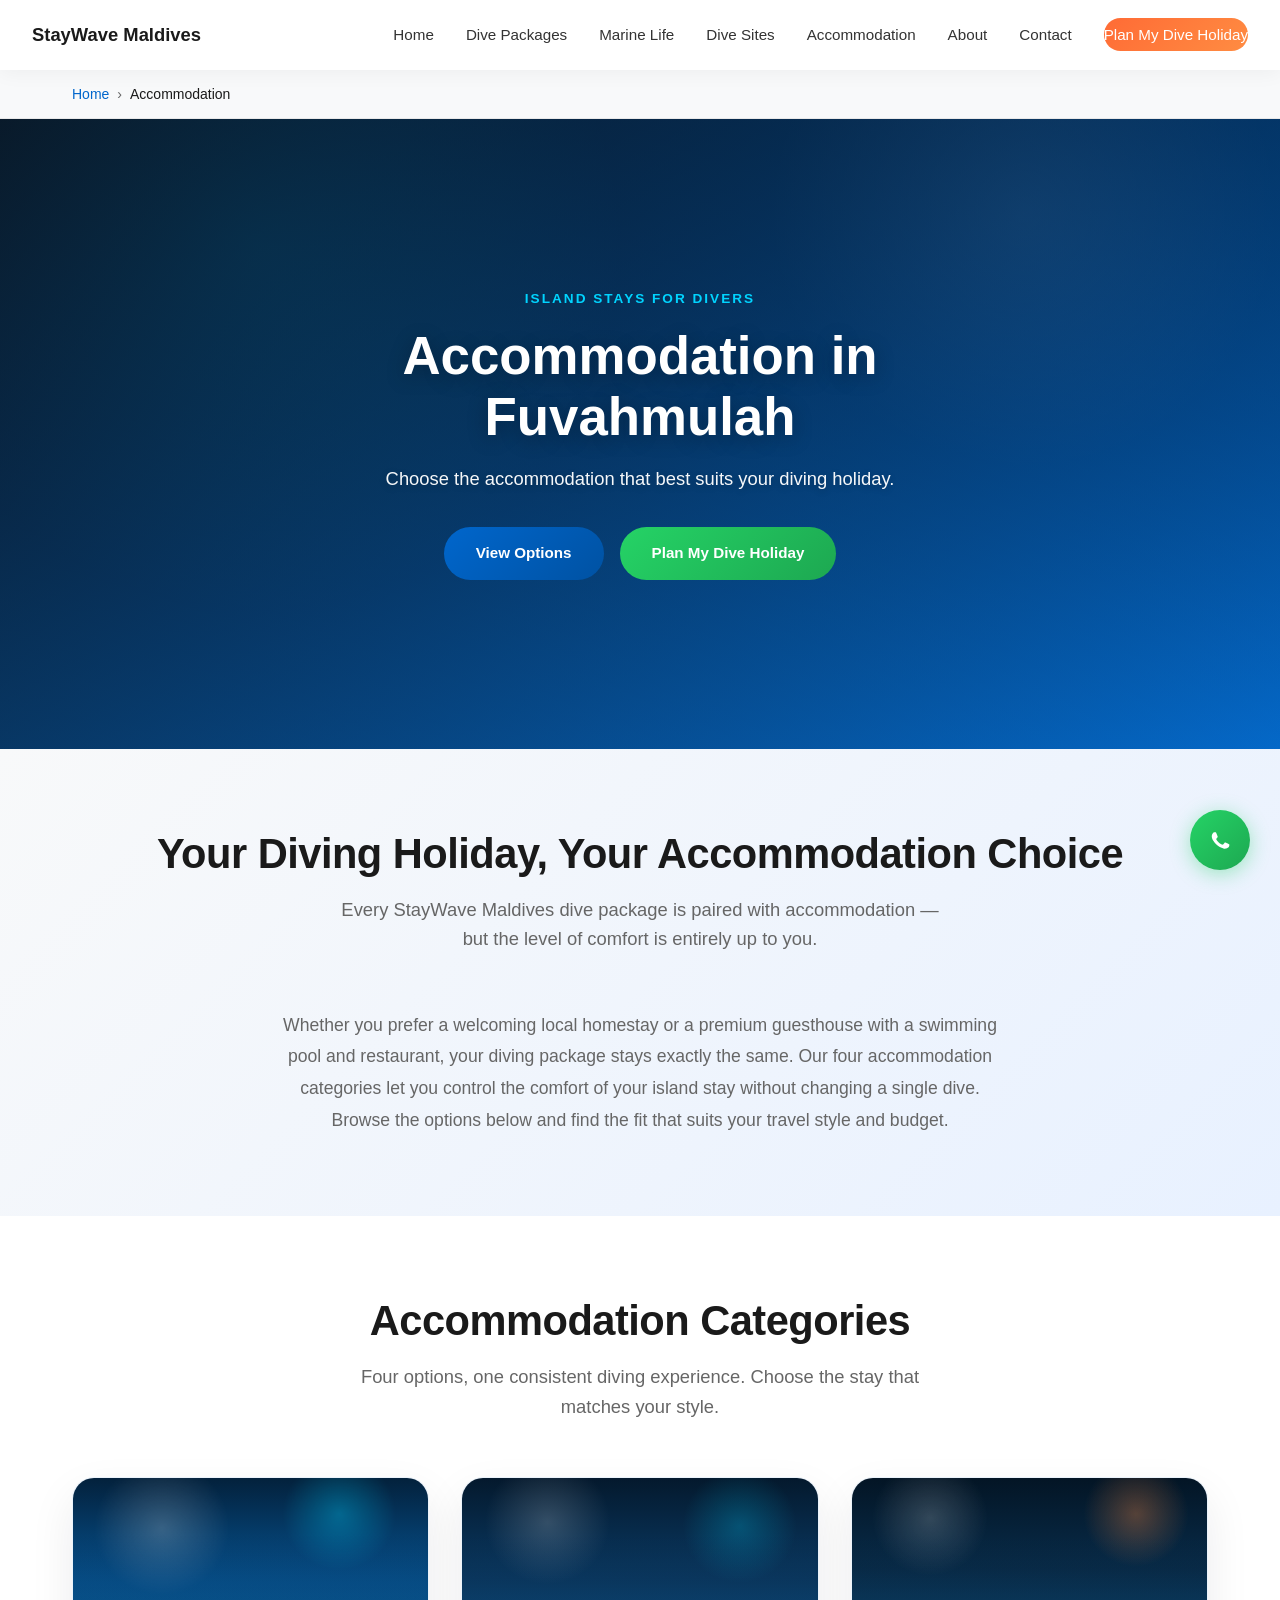
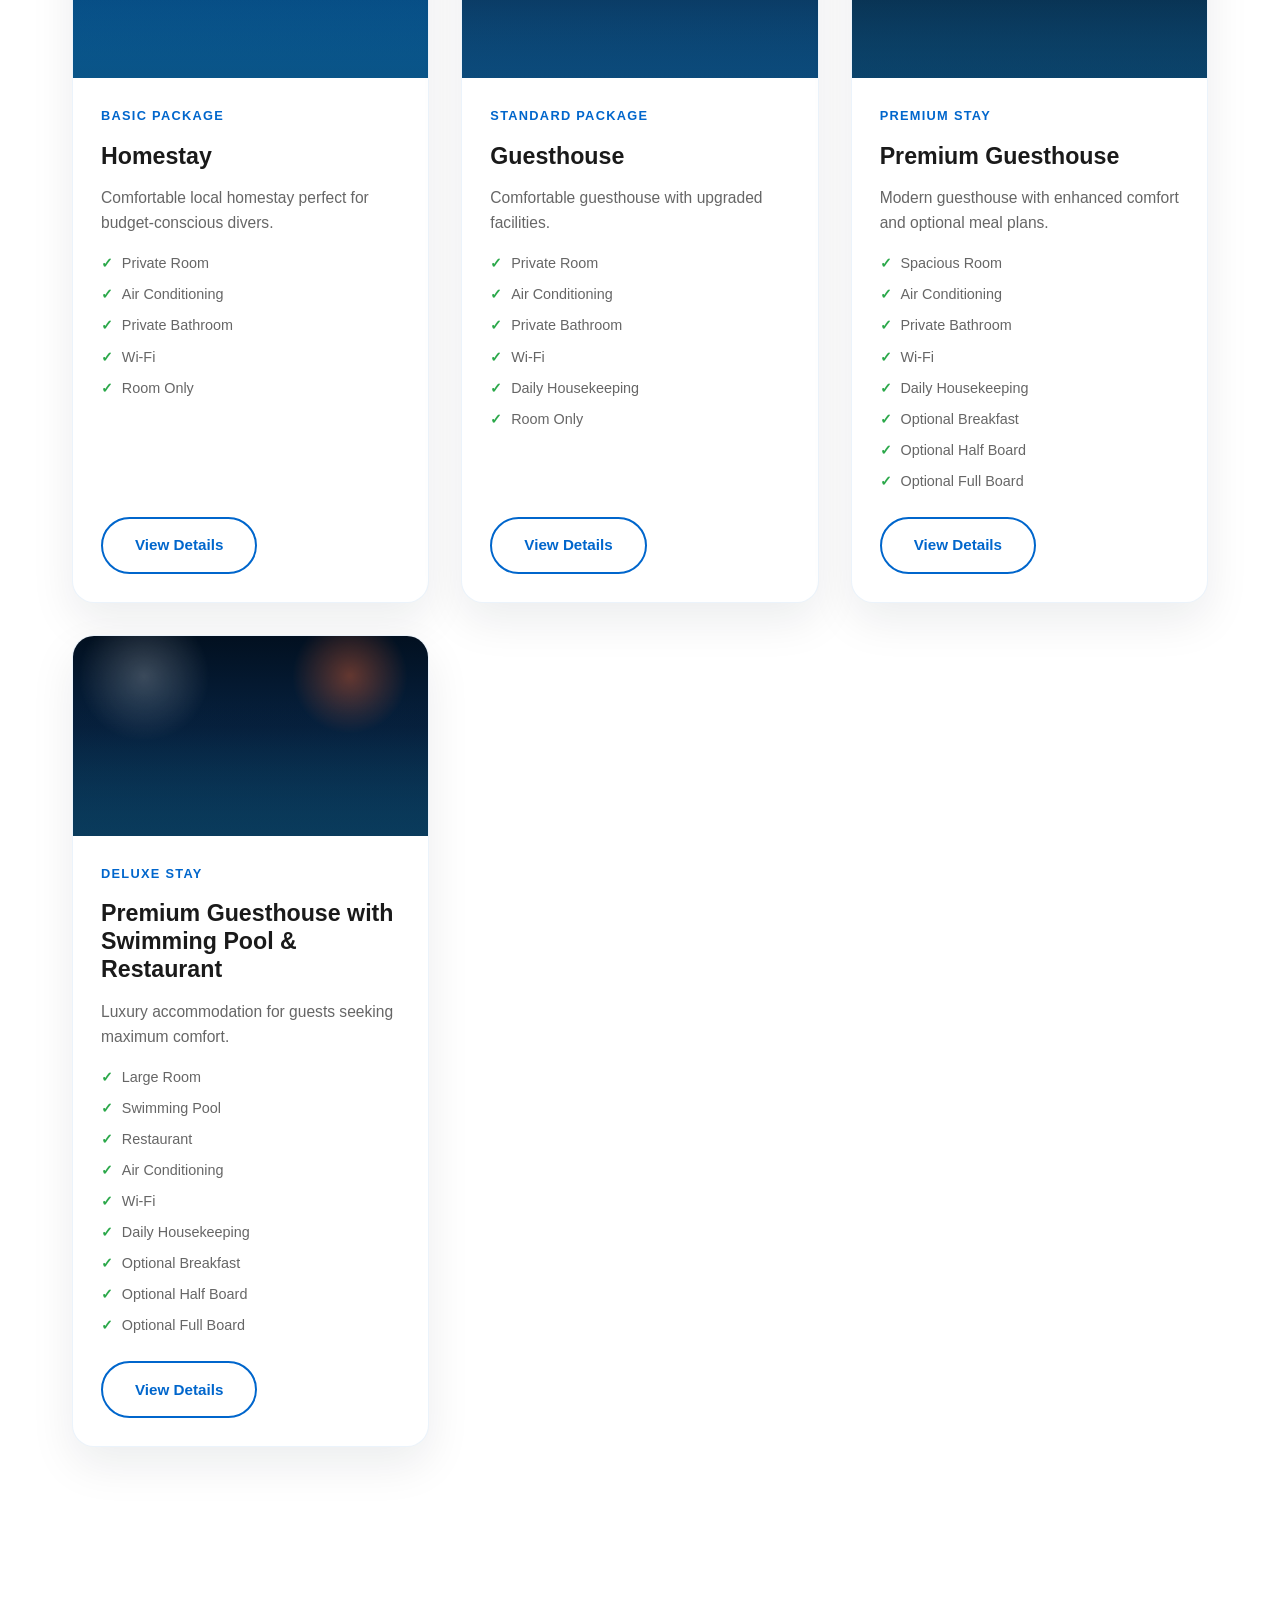
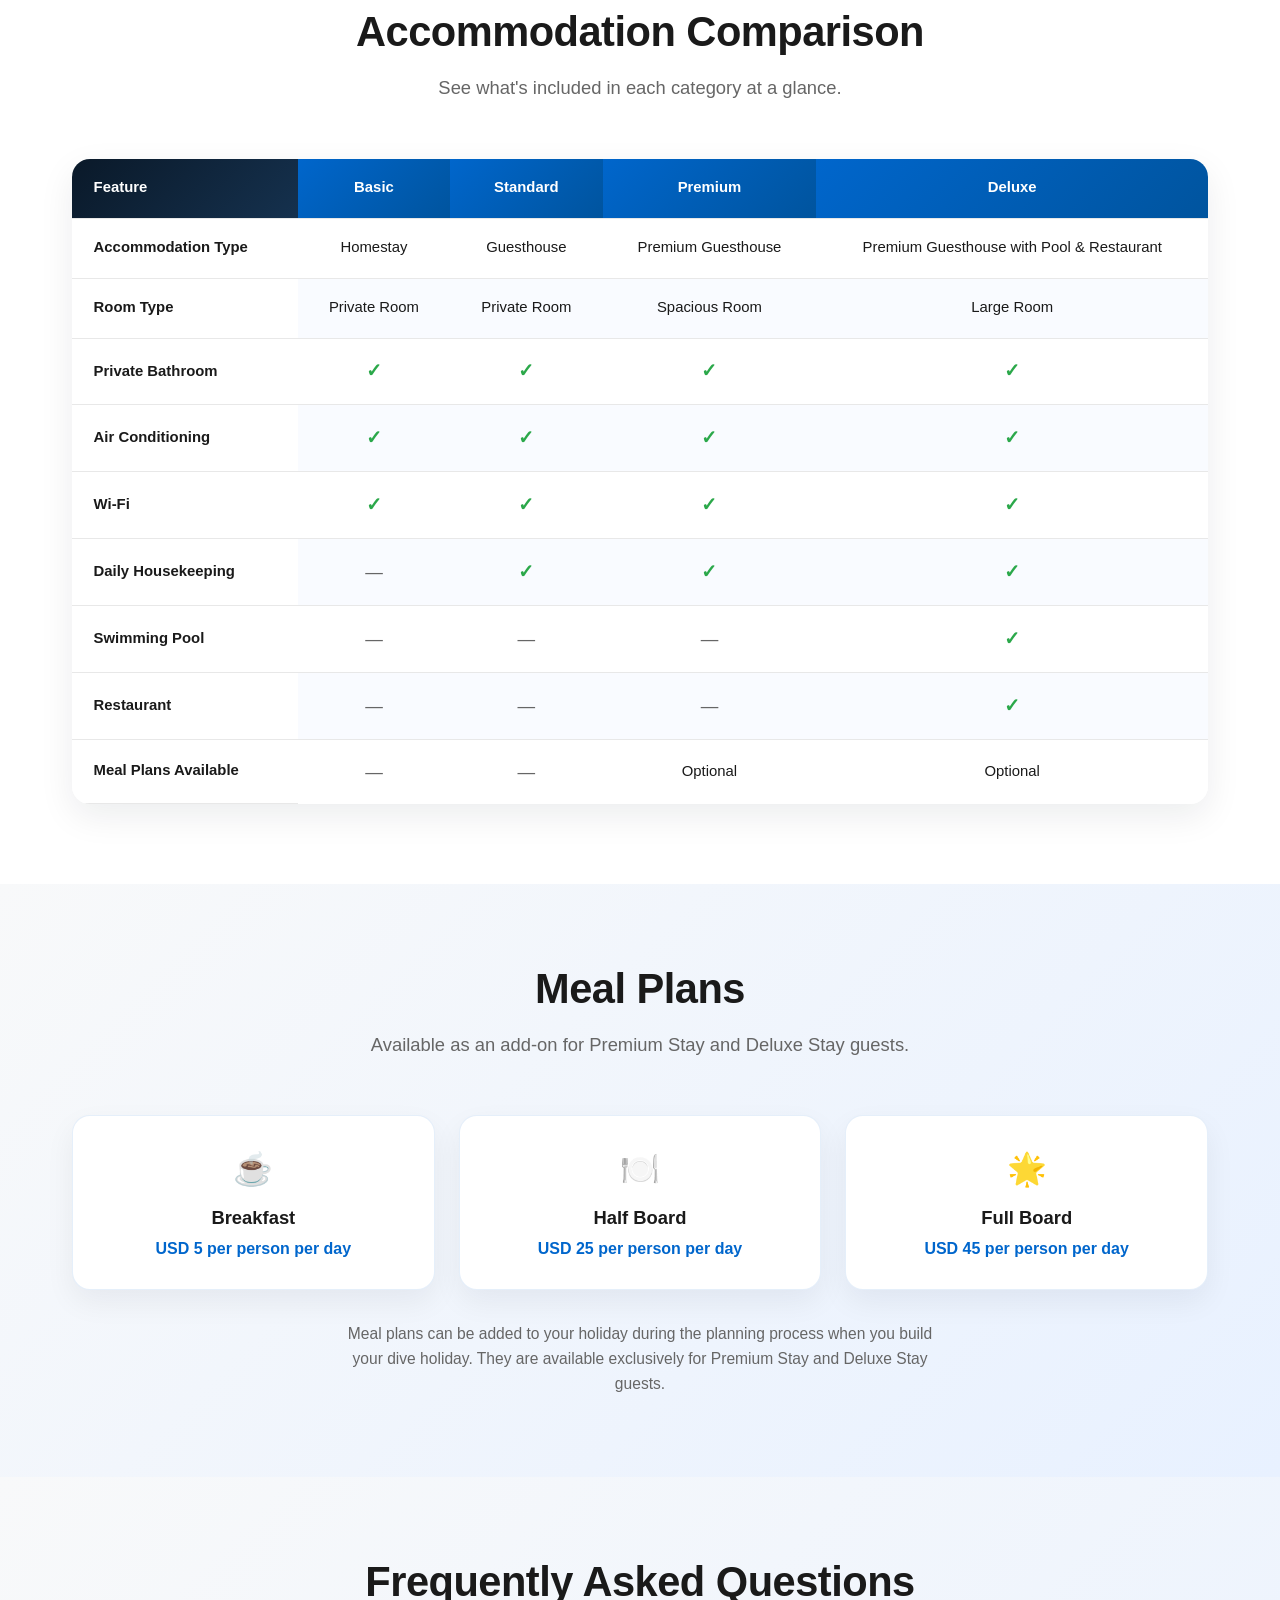
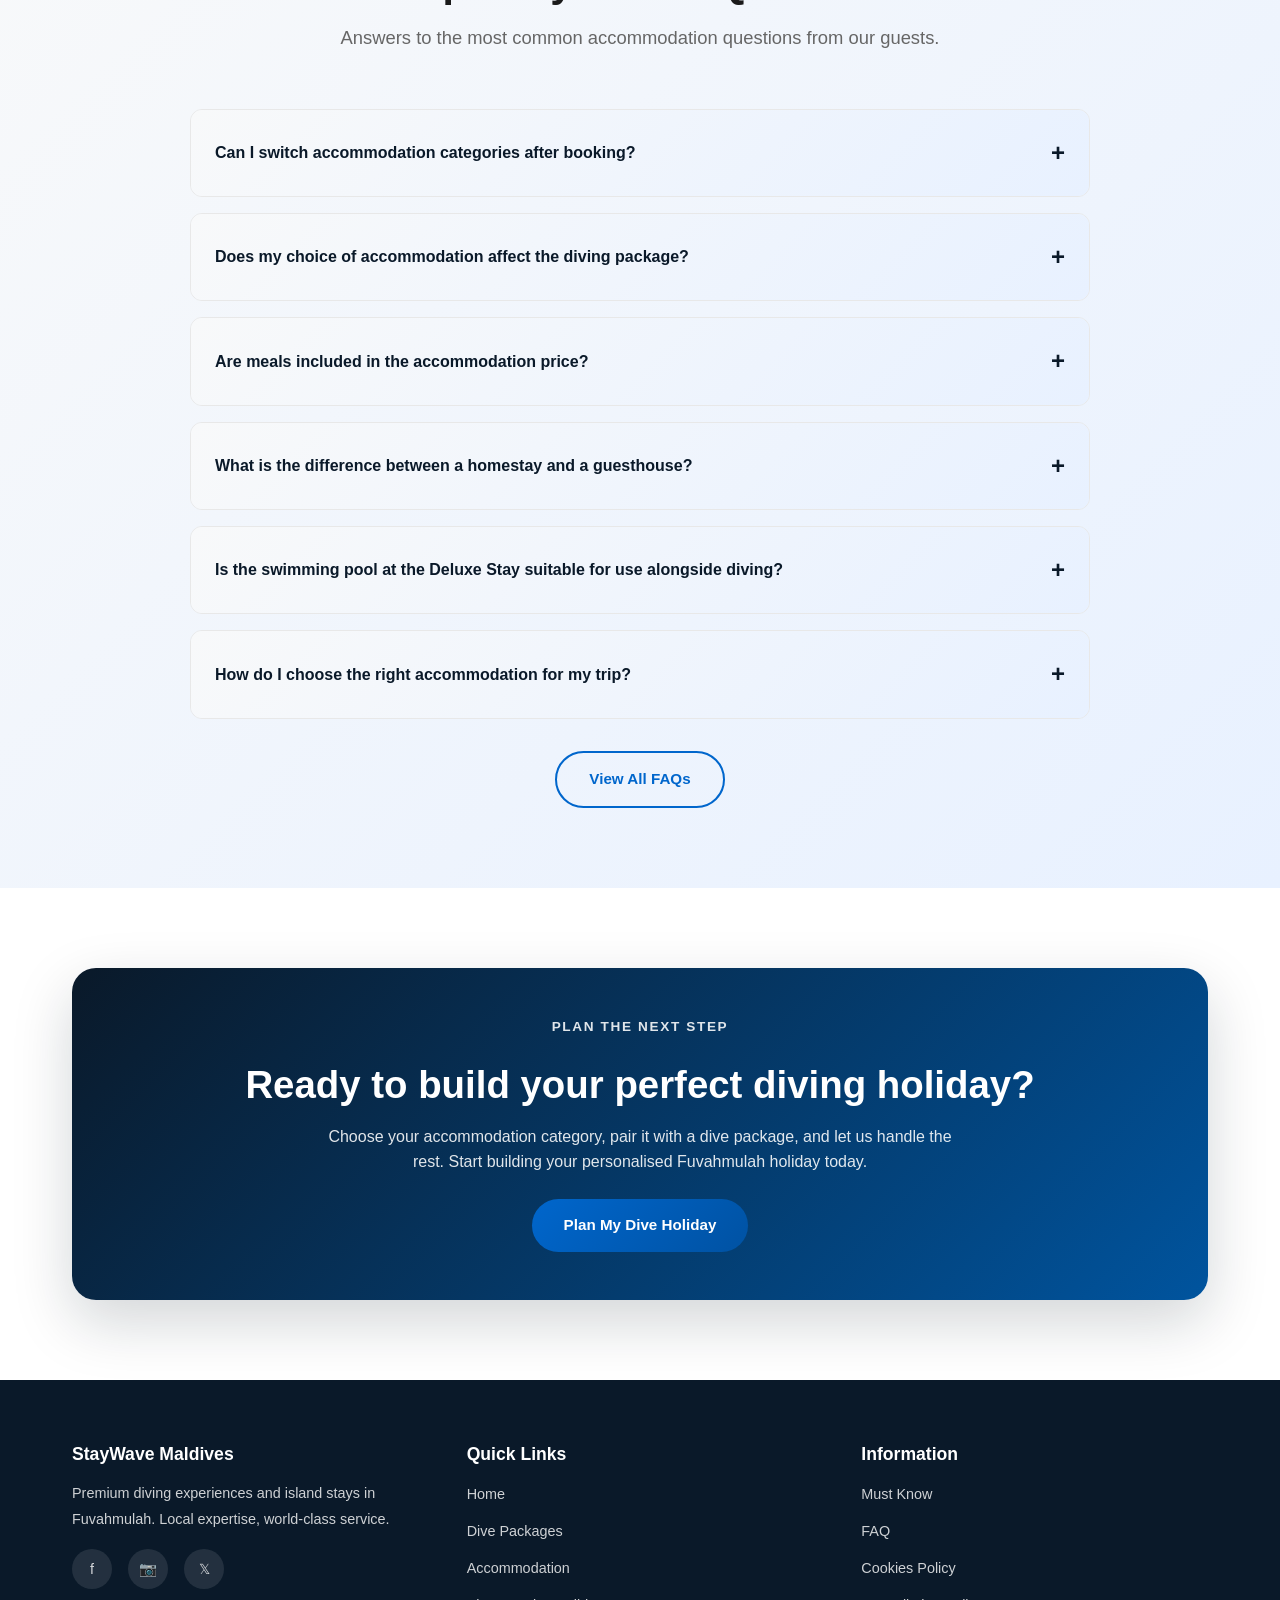
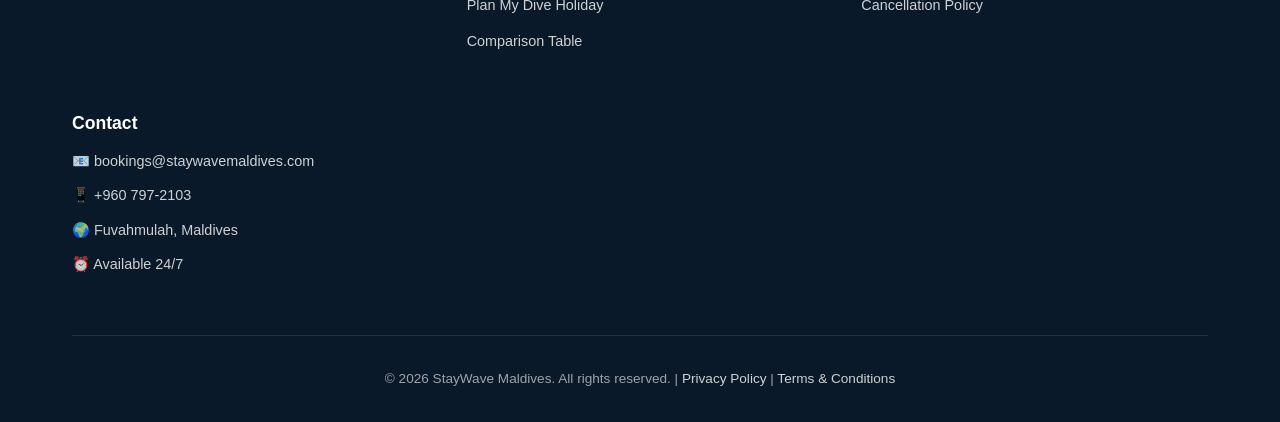
<file: accommodation.html>
<!DOCTYPE html>
<html lang="en">
<head>
    <!-- Meta Tags -->
    <meta charset="UTF-8">
    <meta name="viewport" content="width=device-width, initial-scale=1.0">
    <meta name="description" content="Explore accommodation options for your dive holiday in Fuvahmulah, Maldives. From local homestays to premium guesthouses with pool and restaurant.">
    <meta name="keywords" content="accommodation Fuvahmulah, Maldives guesthouse, homestay Fuvahmulah, dive holiday accommodation, StayWave Maldives stay">
    <meta name="author" content="StayWave Maldives">
    <meta name="robots" content="index, follow">
    <meta name="language" content="English">

    <!-- Canonical URL -->
    <link rel="canonical" href="https://staywavemaldives.com/accommodation.html">

    <!-- Open Graph Tags -->
    <meta property="og:type" content="website">
    <meta property="og:url" content="https://staywavemaldives.com/accommodation.html">
    <meta property="og:title" content="Accommodation — StayWave Maldives | Dive Holiday Stays in Fuvahmulah">
    <meta property="og:description" content="Choose from four accommodation categories for your Fuvahmulah dive holiday — homestay, guesthouse, premium guesthouse, or deluxe stay with pool and restaurant.">
    <meta property="og:image" content="https://staywavemaldives.com/assets/images/og-image.jpg">
    <meta property="og:image:width" content="1200">
    <meta property="og:image:height" content="630">
    <meta property="og:image:alt" content="StayWave Maldives — Accommodation in Fuvahmulah">
    <meta property="og:site_name" content="StayWave Maldives">
    <meta property="og:locale" content="en_US">

    <!-- Twitter Card Tags -->
    <meta name="twitter:card" content="summary_large_image">
    <meta name="twitter:url" content="https://staywavemaldives.com/accommodation.html">
    <meta name="twitter:title" content="Accommodation — StayWave Maldives | Dive Holiday Stays in Fuvahmulah">
    <meta name="twitter:description" content="Explore accommodation options for your Fuvahmulah dive holiday, from local homestays to premium guesthouses with pool and restaurant.">
    <meta name="twitter:image" content="https://staywavemaldives.com/assets/images/twitter-image.jpg">
    <meta name="twitter:creator" content="@staywavemaldives">

    <!-- Favicon -->

    <!-- Theme Color -->
    <meta name="theme-color" content="#0066cc">

    <title>Accommodation — StayWave Maldives | Dive Holiday Stays in Fuvahmulah</title>

    <!-- JSON-LD: TravelAgency -->
    <script type="application/ld+json">
    {
        "@context": "https://schema.org",
        "@type": "TravelAgency",
        "name": "StayWave Maldives",
        "url": "https://staywavemaldives.com",
        "logo": "https://staywavemaldives.com/assets/images/logo.png",
        "description": "Premium dive holiday packages and island stays in Fuvahmulah, Maldives with local expertise and personalised trip planning.",
        "telephone": "+960-797-2103",
        "email": "bookings@staywavemaldives.com",
        "address": {
            "@type": "PostalAddress",
            "streetAddress": "Fuvahmulah",
            "addressLocality": "Fuvahmulah",
            "addressCountry": "MV"
        },
        "sameAs": [
            "https://www.facebook.com/staywavemaldives",
            "https://www.instagram.com/staywavemaldives",
            "https://twitter.com/staywavemaldives"
        ]
    }
    </script>

    <!-- JSON-LD: WebPage -->
    <script type="application/ld+json">
    {
        "@context": "https://schema.org",
        "@type": "WebPage",
        "name": "Accommodation — StayWave Maldives",
        "url": "https://staywavemaldives.com/accommodation.html",
        "description": "Browse accommodation categories for a Fuvahmulah dive holiday with StayWave Maldives — homestay, guesthouse, premium guesthouse, and deluxe stay options.",
        "breadcrumb": {
            "@type": "BreadcrumbList",
            "itemListElement": [
                {
                    "@type": "ListItem",
                    "position": 1,
                    "name": "Home",
                    "item": "https://staywavemaldives.com/"
                },
                {
                    "@type": "ListItem",
                    "position": 2,
                    "name": "Accommodation",
                    "item": "https://staywavemaldives.com/accommodation.html"
                }
            ]
        }
    }
    </script>

    <!-- CSS Files -->
    <link rel="stylesheet" href="assets/styles/reset.css" media="all">
    <link rel="stylesheet" href="assets/styles/global.css" media="all">
    <link rel="stylesheet" href="assets/styles/navigation.css" media="all">
    <link rel="stylesheet" href="assets/styles/footer.css" media="all">
    <link rel="stylesheet" href="assets/styles/accommodation.css" media="all">

    <!-- DNS Prefetch -->
    <link rel="dns-prefetch" href="//fonts.googleapis.com">
    <link rel="dns-prefetch" href="//www.google-analytics.com">
</head>
<body>
    <nav class="navbar" id="navbar" role="navigation" aria-label="Main navigation">
        <div class="navbar-container">
            <div class="navbar-brand">
                <a href="index.html" aria-label="StayWave Maldives — go to homepage">
                    <span class="brand-name">StayWave Maldives</span>
                </a>
            </div>

            <button class="hamburger" id="hamburger" aria-label="Toggle navigation menu" aria-expanded="false" aria-controls="navbar-menu">
                <span></span>
                <span></span>
                <span></span>
            </button>

            <ul class="navbar-menu" id="navbar-menu" role="menubar">
                <li role="none"><a href="index.html" role="menuitem">Home</a></li>
                <li role="none"><a href="dive-packages.html" role="menuitem">Dive Packages</a></li>
                <li role="none"><a href="marine-life.html" role="menuitem">Marine Life</a></li>
                <li role="none"><a href="dive-sites.html" role="menuitem">Dive Sites</a></li>
                <li role="none"><a href="accommodation.html" role="menuitem" aria-current="page">Accommodation</a></li>
                <li role="none"><a href="about.html" role="menuitem">About</a></li>
                <li role="none"><a href="index.html#contact" role="menuitem">Contact</a></li>
                <li role="none">
                    <a href="build-my-dive-holiday.html" class="btn-book-now" role="menuitem">Plan My Dive Holiday</a>
                </li>
            </ul>
        </div>
    </nav>

    <nav class="breadcrumbs" aria-label="Breadcrumb">
        <div class="container">
            <ol class="breadcrumbs-list" itemscope itemtype="https://schema.org/BreadcrumbList">
                <li itemprop="itemListElement" itemscope itemtype="https://schema.org/ListItem">
                    <a href="index.html" itemprop="item"><span itemprop="name">Home</span></a>
                    <meta itemprop="position" content="1">
                </li>
                <li itemprop="itemListElement" itemscope itemtype="https://schema.org/ListItem">
                    <span class="current" itemprop="name">Accommodation</span>
                    <meta itemprop="position" content="2">
                </li>
            </ol>
        </div>
    </nav>

    <header class="page-hero" id="hero" role="banner">
        <div class="page-hero-background" role="img" aria-label="Tranquil island accommodation scene in Fuvahmulah"></div>
        <div class="page-hero-overlay" aria-hidden="true"></div>
        <div class="page-hero-content">
            <p class="page-hero-label">Island Stays for Divers</p>
            <h1 class="page-hero-title">Accommodation in Fuvahmulah</h1>
            <p class="page-hero-subtitle">Choose the accommodation that best suits your diving holiday.</p>
            <div class="page-hero-buttons">
                <a href="#accommodation-categories" class="btn btn-primary">View Options</a>
                <a href="build-my-dive-holiday.html" class="btn btn-secondary">Plan My Dive Holiday</a>
            </div>
        </div>
    </header>

    <main>
        <!-- Introduction -->
        <section class="accom-intro reveal" aria-labelledby="intro-heading" id="intro">
            <div class="container">
                <div class="section-header">
                    <h2 id="intro-heading">Your Diving Holiday, Your Accommodation Choice</h2>
                    <p>Every StayWave Maldives dive package is paired with accommodation — but the level of comfort is entirely up to you.</p>
                </div>
                <p class="intro-text">
                    Whether you prefer a welcoming local homestay or a premium guesthouse with a swimming pool and restaurant, your diving package stays exactly the same. Our four accommodation categories let you control the comfort of your island stay without changing a single dive. Browse the options below and find the fit that suits your travel style and budget.
                </p>
            </div>
        </section>

        <!-- Accommodation Categories -->
        <section class="accom-categories reveal" aria-labelledby="categories-heading" id="accommodation-categories">
            <div class="container">
                <div class="section-header">
                    <h2 id="categories-heading">Accommodation Categories</h2>
                    <p>Four options, one consistent diving experience. Choose the stay that matches your style.</p>
                </div>

                <div class="accom-grid">

                    <!-- Card 1: Basic Package -->
                    <article class="accom-card" aria-labelledby="accom-basic-title" data-accom-type="basic">
                        <div class="accom-card-image accom-img-basic" role="img" aria-label="Local homestay accommodation in Fuvahmulah"></div>
                        <div class="accom-card-body">
                            <p class="accom-card-kicker">Basic Package</p>
                            <h3 id="accom-basic-title">Homestay</h3>
                            <p class="accom-card-desc">Comfortable local homestay perfect for budget-conscious divers.</p>
                            <ul class="accom-card-features" aria-label="Homestay features">
                                <li>Private Room</li>
                                <li>Air Conditioning</li>
                                <li>Private Bathroom</li>
                                <li>Wi-Fi</li>
                                <li>Room Only</li>
                            </ul>
                            <div class="accom-card-actions">
                                <a href="#accommodation-comparison" class="btn btn-outline">View Details</a>
                            </div>
                        </div>
                    </article>

                    <!-- Card 2: Standard Package -->
                    <article class="accom-card" aria-labelledby="accom-standard-title" data-accom-type="standard">
                        <div class="accom-card-image accom-img-standard" role="img" aria-label="Guesthouse accommodation in Fuvahmulah"></div>
                        <div class="accom-card-body">
                            <p class="accom-card-kicker">Standard Package</p>
                            <h3 id="accom-standard-title">Guesthouse</h3>
                            <p class="accom-card-desc">Comfortable guesthouse with upgraded facilities.</p>
                            <ul class="accom-card-features" aria-label="Guesthouse features">
                                <li>Private Room</li>
                                <li>Air Conditioning</li>
                                <li>Private Bathroom</li>
                                <li>Wi-Fi</li>
                                <li>Daily Housekeeping</li>
                                <li>Room Only</li>
                            </ul>
                            <div class="accom-card-actions">
                                <a href="#accommodation-comparison" class="btn btn-outline">View Details</a>
                            </div>
                        </div>
                    </article>

                    <!-- Card 3: Premium Stay -->
                    <article class="accom-card" aria-labelledby="accom-premium-title" data-accom-type="premium">
                        <div class="accom-card-image accom-img-premium" role="img" aria-label="Premium guesthouse accommodation in Fuvahmulah"></div>
                        <div class="accom-card-body">
                            <p class="accom-card-kicker">Premium Stay</p>
                            <h3 id="accom-premium-title">Premium Guesthouse</h3>
                            <p class="accom-card-desc">Modern guesthouse with enhanced comfort and optional meal plans.</p>
                            <ul class="accom-card-features" aria-label="Premium guesthouse features">
                                <li>Spacious Room</li>
                                <li>Air Conditioning</li>
                                <li>Private Bathroom</li>
                                <li>Wi-Fi</li>
                                <li>Daily Housekeeping</li>
                                <li>Optional Breakfast</li>
                                <li>Optional Half Board</li>
                                <li>Optional Full Board</li>
                            </ul>
                            <div class="accom-card-actions">
                                <a href="#accommodation-comparison" class="btn btn-outline">View Details</a>
                            </div>
                        </div>
                    </article>

                    <!-- Card 4: Deluxe Stay -->
                    <article class="accom-card" aria-labelledby="accom-deluxe-title" data-accom-type="deluxe">
                        <div class="accom-card-image accom-img-deluxe" role="img" aria-label="Deluxe guesthouse with pool and restaurant in Fuvahmulah"></div>
                        <div class="accom-card-body">
                            <p class="accom-card-kicker">Deluxe Stay</p>
                            <h3 id="accom-deluxe-title">Premium Guesthouse with Swimming Pool &amp; Restaurant</h3>
                            <p class="accom-card-desc">Luxury accommodation for guests seeking maximum comfort.</p>
                            <ul class="accom-card-features" aria-label="Deluxe guesthouse features">
                                <li>Large Room</li>
                                <li>Swimming Pool</li>
                                <li>Restaurant</li>
                                <li>Air Conditioning</li>
                                <li>Wi-Fi</li>
                                <li>Daily Housekeeping</li>
                                <li>Optional Breakfast</li>
                                <li>Optional Half Board</li>
                                <li>Optional Full Board</li>
                            </ul>
                            <div class="accom-card-actions">
                                <a href="#accommodation-comparison" class="btn btn-outline">View Details</a>
                            </div>
                        </div>
                    </article>

                </div>
            </div>
        </section>

        <!-- Accommodation Comparison Table -->
        <section class="accom-comparison reveal" aria-labelledby="comparison-heading" id="accommodation-comparison">
            <div class="container">
                <div class="section-header">
                    <h2 id="comparison-heading">Accommodation Comparison</h2>
                    <p>See what's included in each category at a glance.</p>
                </div>

                <div class="comparison-table-wrapper">
                    <table class="comparison-table" aria-label="Accommodation comparison table">
                        <thead>
                            <tr>
                                <th scope="col">Feature</th>
                                <th scope="col">Basic<br><span class="sr-only">(Homestay)</span></th>
                                <th scope="col">Standard<br><span class="sr-only">(Guesthouse)</span></th>
                                <th scope="col">Premium<br><span class="sr-only">(Premium Guesthouse)</span></th>
                                <th scope="col">Deluxe<br><span class="sr-only">(Premium Guesthouse with Pool &amp; Restaurant)</span></th>
                            </tr>
                        </thead>
                        <tbody>
                            <tr>
                                <th scope="row">Accommodation Type</th>
                                <td>Homestay</td>
                                <td>Guesthouse</td>
                                <td>Premium Guesthouse</td>
                                <td>Premium Guesthouse with Pool &amp; Restaurant</td>
                            </tr>
                            <tr>
                                <th scope="row">Room Type</th>
                                <td>Private Room</td>
                                <td>Private Room</td>
                                <td>Spacious Room</td>
                                <td>Large Room</td>
                            </tr>
                            <tr>
                                <th scope="row">Private Bathroom</th>
                                <td><span class="check" aria-label="Included">✓</span></td>
                                <td><span class="check" aria-label="Included">✓</span></td>
                                <td><span class="check" aria-label="Included">✓</span></td>
                                <td><span class="check" aria-label="Included">✓</span></td>
                            </tr>
                            <tr>
                                <th scope="row">Air Conditioning</th>
                                <td><span class="check" aria-label="Included">✓</span></td>
                                <td><span class="check" aria-label="Included">✓</span></td>
                                <td><span class="check" aria-label="Included">✓</span></td>
                                <td><span class="check" aria-label="Included">✓</span></td>
                            </tr>
                            <tr>
                                <th scope="row">Wi-Fi</th>
                                <td><span class="check" aria-label="Included">✓</span></td>
                                <td><span class="check" aria-label="Included">✓</span></td>
                                <td><span class="check" aria-label="Included">✓</span></td>
                                <td><span class="check" aria-label="Included">✓</span></td>
                            </tr>
                            <tr>
                                <th scope="row">Daily Housekeeping</th>
                                <td><span class="dash" aria-label="Not included">—</span></td>
                                <td><span class="check" aria-label="Included">✓</span></td>
                                <td><span class="check" aria-label="Included">✓</span></td>
                                <td><span class="check" aria-label="Included">✓</span></td>
                            </tr>
                            <tr>
                                <th scope="row">Swimming Pool</th>
                                <td><span class="dash" aria-label="Not included">—</span></td>
                                <td><span class="dash" aria-label="Not included">—</span></td>
                                <td><span class="dash" aria-label="Not included">—</span></td>
                                <td><span class="check" aria-label="Included">✓</span></td>
                            </tr>
                            <tr>
                                <th scope="row">Restaurant</th>
                                <td><span class="dash" aria-label="Not included">—</span></td>
                                <td><span class="dash" aria-label="Not included">—</span></td>
                                <td><span class="dash" aria-label="Not included">—</span></td>
                                <td><span class="check" aria-label="Included">✓</span></td>
                            </tr>
                            <tr>
                                <th scope="row">Meal Plans Available</th>
                                <td><span class="dash" aria-label="Not available">—</span></td>
                                <td><span class="dash" aria-label="Not available">—</span></td>
                                <td>Optional</td>
                                <td>Optional</td>
                            </tr>
                        </tbody>
                    </table>
                </div>
            </div>
        </section>

        <!-- Meal Plans -->
        <section class="accom-meal-plans reveal" aria-labelledby="meal-plans-heading" id="meal-plans">
            <div class="container">
                <div class="section-header">
                    <h2 id="meal-plans-heading">Meal Plans</h2>
                    <p>Available as an add-on for Premium Stay and Deluxe Stay guests.</p>
                </div>

                <div class="meal-plans-grid">
                    <div class="meal-plan-card">
                        <span class="meal-plan-icon" aria-hidden="true">☕</span>
                        <h3>Breakfast</h3>
                        <p class="meal-plan-price">USD 5 per person per day</p>
                    </div>
                    <div class="meal-plan-card">
                        <span class="meal-plan-icon" aria-hidden="true">🍽️</span>
                        <h3>Half Board</h3>
                        <p class="meal-plan-price">USD 25 per person per day</p>
                    </div>
                    <div class="meal-plan-card">
                        <span class="meal-plan-icon" aria-hidden="true">🌟</span>
                        <h3>Full Board</h3>
                        <p class="meal-plan-price">USD 45 per person per day</p>
                    </div>
                </div>

                <p class="meal-plans-note">
                    Meal plans can be added to your holiday during the planning process when you
                    <a href="build-my-dive-holiday.html">build your dive holiday</a>.
                    They are available exclusively for Premium Stay and Deluxe Stay guests.
                </p>
            </div>
        </section>

        <!-- FAQ Preview -->
        <section class="accom-faq reveal" aria-labelledby="faq-heading" id="accommodation-faq">
            <div class="container">
                <div class="section-header">
                    <h2 id="faq-heading">Frequently Asked Questions</h2>
                    <p>Answers to the most common accommodation questions from our guests.</p>
                </div>

                <div class="faq-list" role="list">

                    <details class="faq-item" role="listitem">
                        <summary class="faq-question">
                            <span>Can I switch accommodation categories after booking?</span>
                            <span class="faq-icon" aria-hidden="true">+</span>
                        </summary>
                        <div class="faq-answer">
                            <p>Yes, subject to availability. If you would like to upgrade or change your accommodation category after your holiday is confirmed, please contact us as soon as possible and we will do our best to accommodate the request.</p>
                        </div>
                    </details>

                    <details class="faq-item" role="listitem">
                        <summary class="faq-question">
                            <span>Does my choice of accommodation affect the diving package?</span>
                            <span class="faq-icon" aria-hidden="true">+</span>
                        </summary>
                        <div class="faq-answer">
                            <p>No. Your diving package — including the number of guided dives, dive sites, and all included services — remains exactly the same regardless of which accommodation category you choose. The accommodation is a separate component of your holiday.</p>
                        </div>
                    </details>

                    <details class="faq-item" role="listitem">
                        <summary class="faq-question">
                            <span>Are meals included in the accommodation price?</span>
                            <span class="faq-icon" aria-hidden="true">+</span>
                        </summary>
                        <div class="faq-answer">
                            <p>Basic and Standard packages are room-only. Premium Stay and Deluxe Stay guests can add a meal plan — Breakfast, Half Board, or Full Board — during the holiday planning process. See the Meal Plans section above for pricing.</p>
                        </div>
                    </details>

                    <details class="faq-item" role="listitem">
                        <summary class="faq-question">
                            <span>What is the difference between a homestay and a guesthouse?</span>
                            <span class="faq-icon" aria-hidden="true">+</span>
                        </summary>
                        <div class="faq-answer">
                            <p>A homestay is a private room in a local family home, offering an authentic Maldivian experience at a budget-friendly rate. A guesthouse is a dedicated accommodation property with more standardised facilities, daily housekeeping, and a slightly higher level of service.</p>
                        </div>
                    </details>

                    <details class="faq-item" role="listitem">
                        <summary class="faq-question">
                            <span>Is the swimming pool at the Deluxe Stay suitable for use alongside diving?</span>
                            <span class="faq-icon" aria-hidden="true">+</span>
                        </summary>
                        <div class="faq-answer">
                            <p>Yes. The pool is available for leisure use throughout your stay. Please note that diving and pool swimming should not be combined immediately — follow standard post-dive surface interval guidelines before entering the pool.</p>
                        </div>
                    </details>

                    <details class="faq-item" role="listitem">
                        <summary class="faq-question">
                            <span>How do I choose the right accommodation for my trip?</span>
                            <span class="faq-icon" aria-hidden="true">+</span>
                        </summary>
                        <div class="faq-answer">
                            <p>If you are primarily focused on diving and prefer to keep costs low, the Basic or Standard options offer everything you need for a comfortable stay. If you would like more space, added services, or dining options on-site, the Premium or Deluxe options are the natural choice. When you <a href="build-my-dive-holiday.html">build your dive holiday</a>, you can compare options side by side.</p>
                        </div>
                    </details>

                </div>

                <p class="faq-more-link">
                    <a href="faq.html" class="btn btn-outline">View All FAQs</a>
                </p>
            </div>
        </section>

        <!-- Final CTA -->
        <section class="accom-cta reveal" aria-labelledby="cta-heading">
            <div class="container">
                <div class="cta-panel">
                    <p class="cta-kicker">Plan the next step</p>
                    <h2 id="cta-heading">Ready to build your perfect diving holiday?</h2>
                    <p>Choose your accommodation category, pair it with a dive package, and let us handle the rest. Start building your personalised Fuvahmulah holiday today.</p>
                    <a href="build-my-dive-holiday.html" class="btn btn-primary">Plan My Dive Holiday</a>
                </div>
            </div>
        </section>
    </main>

    <footer class="footer" id="footer" role="contentinfo">
        <div class="container">
            <div class="footer-grid">
                <div class="footer-section">
                    <h4>StayWave Maldives</h4>
                    <p>Premium diving experiences and island stays in Fuvahmulah. Local expertise, world-class service.</p>
                    <div class="social-links">
                        <a href="https://www.facebook.com/staywavemaldives" aria-label="StayWave Maldives on Facebook" title="Facebook" target="_blank" rel="noopener noreferrer">f</a>
                        <a href="https://www.instagram.com/staywavemaldives" aria-label="StayWave Maldives on Instagram" title="Instagram" target="_blank" rel="noopener noreferrer">📷</a>
                        <a href="https://twitter.com/staywavemaldives" aria-label="StayWave Maldives on Twitter/X" title="Twitter / X" target="_blank" rel="noopener noreferrer">𝕏</a>
                    </div>
                </div>

                <div class="footer-section">
                    <h4>Quick Links</h4>
                    <ul>
                        <li><a href="index.html">Home</a></li>
                        <li><a href="dive-packages.html">Dive Packages</a></li>
                        <li><a href="accommodation.html" aria-current="page">Accommodation</a></li>
                        <li><a href="build-my-dive-holiday.html">Plan My Dive Holiday</a></li>
                        <li><a href="#accommodation-comparison">Comparison Table</a></li>
                    </ul>
                </div>

                <div class="footer-section">
                    <h4>Information</h4>
                    <ul>
                        <li><a href="must-know.html">Must Know</a></li>
                        <li><a href="faq.html">FAQ</a></li>
                        <li><a href="cookies.html">Cookies Policy</a></li>
                        <li><a href="cancellation.html">Cancellation Policy</a></li>
                    </ul>
                </div>

                <div class="footer-section">
                    <h4>Contact</h4>
                    <ul class="contact-info">
                        <li>📧 <a href="mailto:bookings@staywavemaldives.com">bookings@staywavemaldives.com</a></li>
                        <li>📱 <a href="https://wa.me/9607972103" target="_blank" rel="noopener noreferrer">+960 797-2103</a></li>
                        <li>🌍 Fuvahmulah, Maldives</li>
                        <li>⏰ Available 24/7</li>
                    </ul>
                </div>
            </div>

            <div class="footer-bottom">
                <p>&copy; 2026 StayWave Maldives. All rights reserved. | <a href="privacy.html">Privacy Policy</a> | <a href="terms.html">Terms &amp; Conditions</a></p>
            </div>
        </div>
    </footer>

    <a href="https://wa.me/9607972103" class="whatsapp-button" target="_blank" rel="noopener noreferrer" aria-label="Contact us on WhatsApp" title="Chat with us on WhatsApp">
        <svg viewBox="0 0 24 24" fill="currentColor" aria-hidden="true">
            <path d="M17.472 14.382c-.297-.149-1.758-.867-2.03-.967-.273-.099-.471-.148-.67.15-.197.297-.767.966-.94 1.164-.173.199-.347.223-.644.075-.297-.15-1.255-.463-2.39-1.475-.883-.788-1.48-1.76-1.653-2.059-.173-.298-.018-.459.13-.608.134-.132.298-.347.446-.52.151-.174.2-.298.3-.497.099-.198.05-.372-.025-.521-.075-.149-.669-1.612-.916-2.206-.242-.579-.487-.5-.669-.51l-.571-.01c-.198 0-.521.075-.792.372-.272.298-1.04 1.016-1.04 2.479 0 1.463 1.065 2.877 1.213 3.075.149.198 2.096 3.2 5.077 4.487.709.306 1.263.489 1.694.626.712.227 1.36.195 1.872.118.571-.085 1.758-.719 2.006-1.414.248-.694.248-1.29.173-1.414-.074-.124-.272-.198-.57-.347z"/>
        </svg>
    </a>

    <a href="build-my-dive-holiday.html" class="mobile-sticky-cta">
        Plan My Dive Holiday
    </a>

    <script defer src="assets/scripts/navigation.js"></script>
    <script defer src="assets/scripts/accommodation.js"></script>
</body>
</html>
</file>
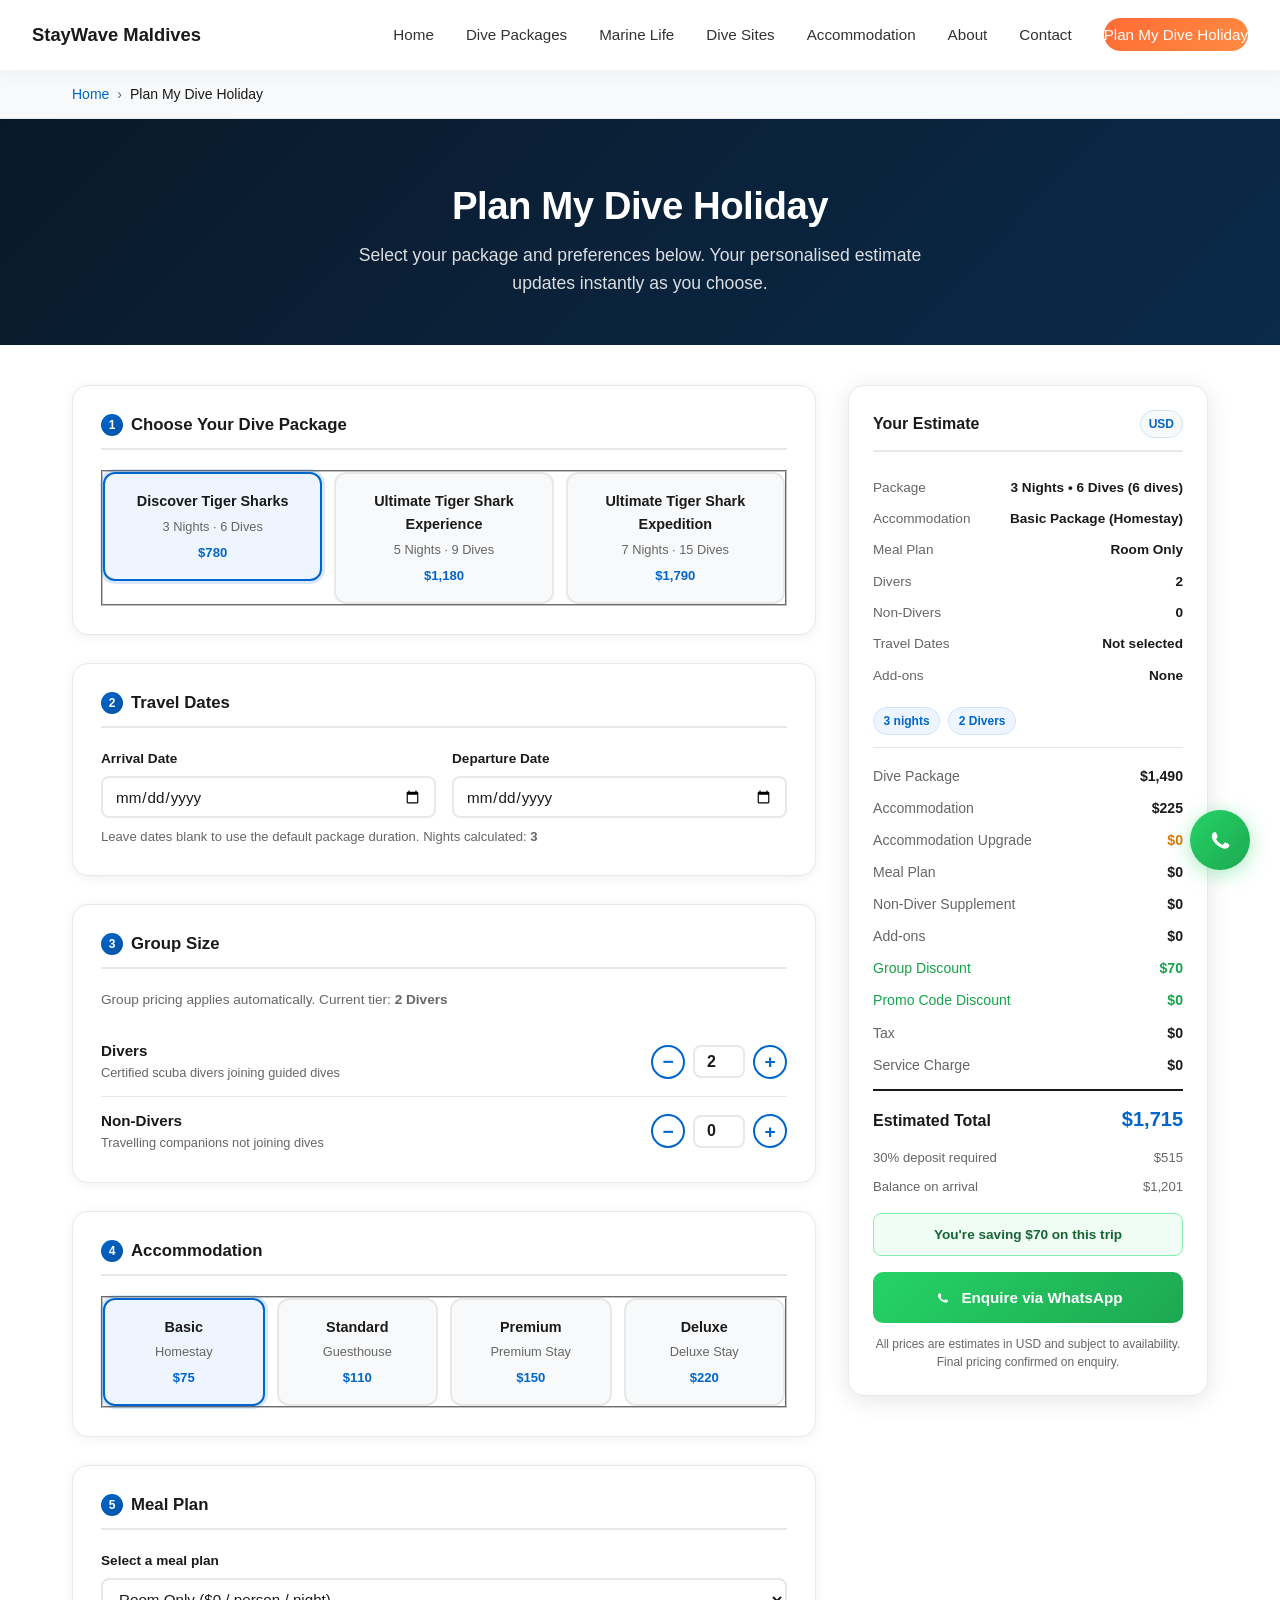
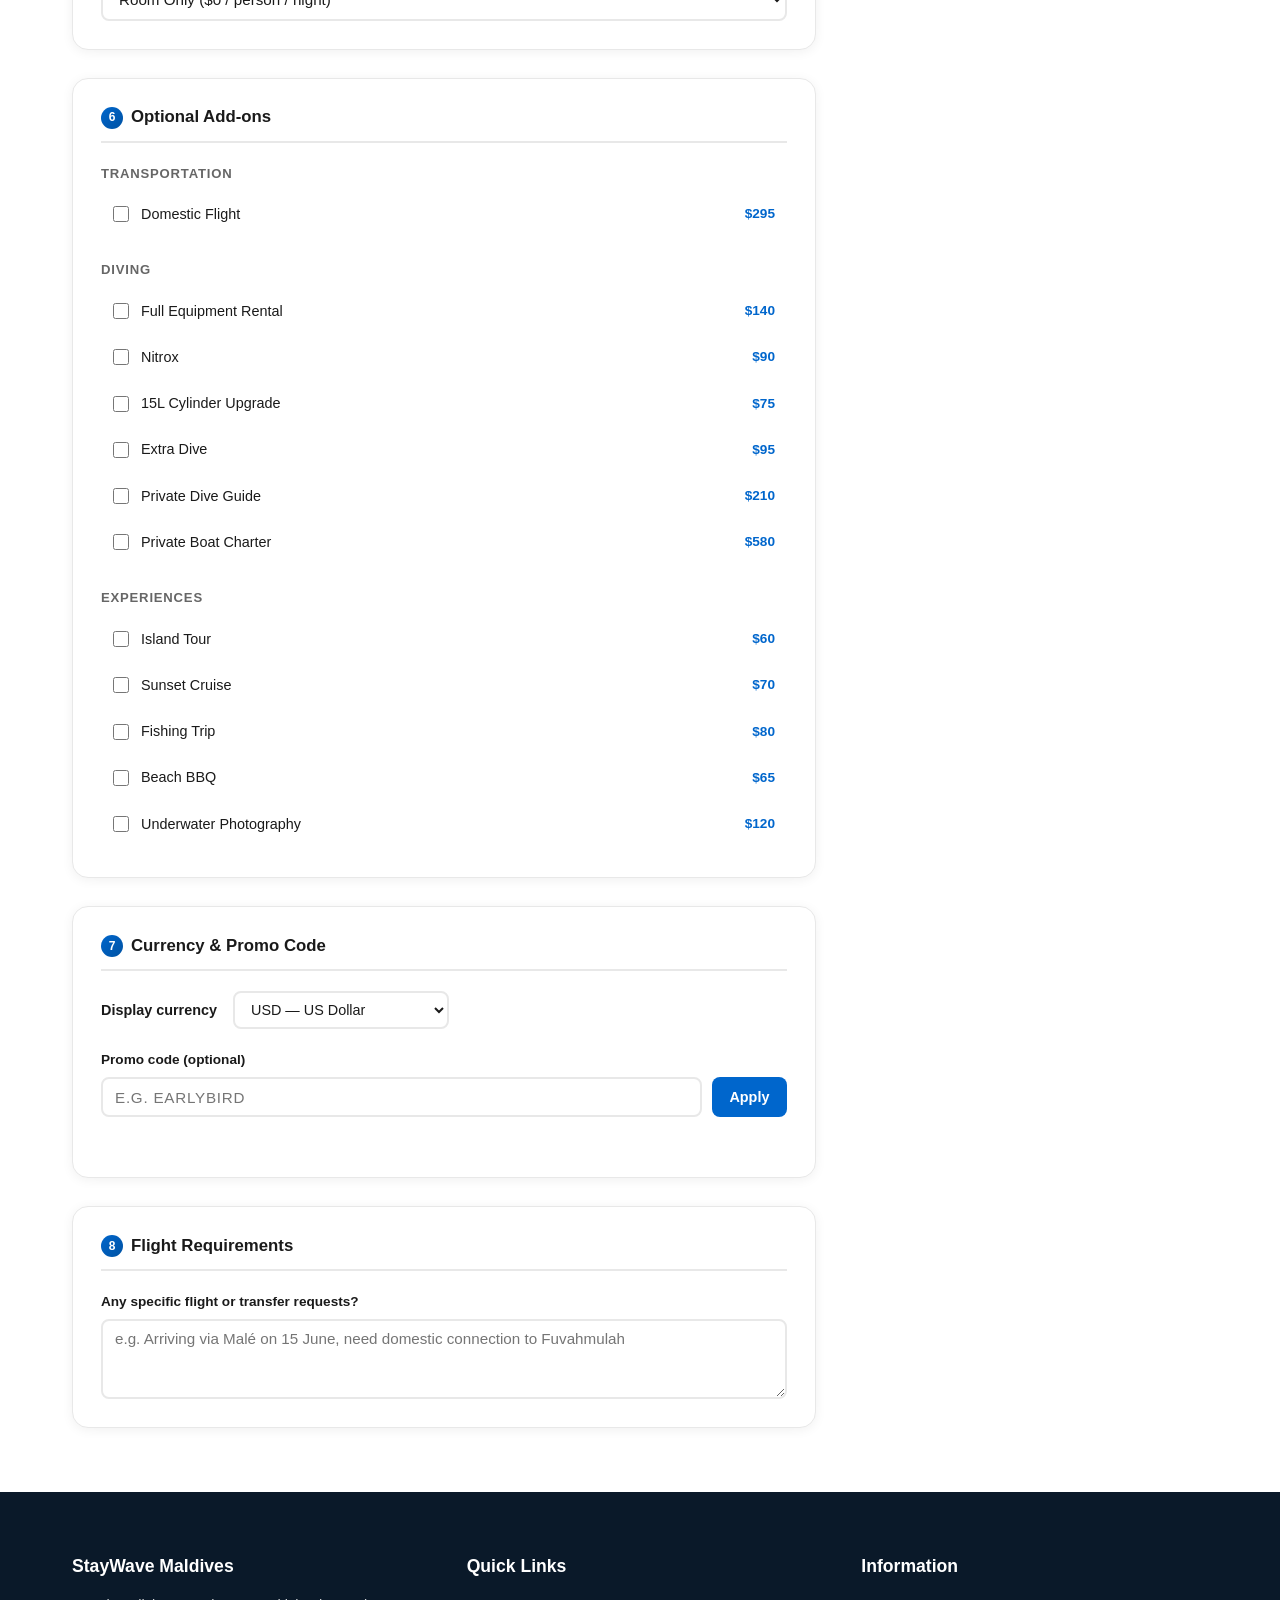
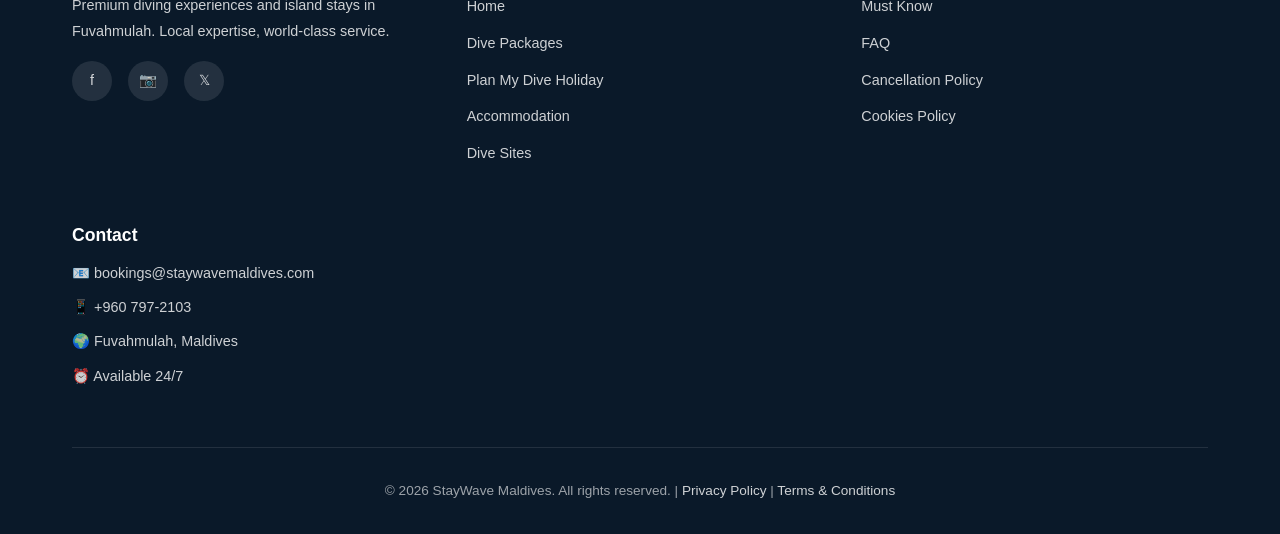
<file: build-my-dive-holiday.html>
<!DOCTYPE html>
<html lang="en">
<head>
    <!-- Meta Tags -->
    <meta charset="UTF-8">
    <meta name="viewport" content="width=device-width, initial-scale=1.0">
    <meta name="description" content="Build your personalised dive holiday in Fuvahmulah, Maldives. Select your package, accommodation, add-ons, and get an instant estimate from StayWave Maldives.">
    <meta name="keywords" content="dive holiday planner, Maldives dive booking, Fuvahmulah dive package, personalised dive trip, StayWave Maldives">
    <meta name="author" content="StayWave Maldives">
    <meta name="robots" content="index, follow">
    <meta name="language" content="English">

    <!-- Canonical URL -->
    <link rel="canonical" href="https://staywavemaldives.com/build-my-dive-holiday.html">

    <!-- Open Graph Tags -->
    <meta property="og:type" content="website">
    <meta property="og:url" content="https://staywavemaldives.com/build-my-dive-holiday.html">
    <meta property="og:title" content="Plan My Dive Holiday — StayWave Maldives | Fuvahmulah, Maldives">
    <meta property="og:description" content="Configure your personalised Fuvahmulah dive holiday. Choose package, accommodation, dates, add-ons and get an instant price estimate.">
    <meta property="og:image" content="https://staywavemaldives.com/assets/images/og-image.jpg">
    <meta property="og:image:width" content="1200">
    <meta property="og:image:height" content="630">
    <meta property="og:image:alt" content="StayWave Maldives — Build your personalised dive holiday">
    <meta property="og:site_name" content="StayWave Maldives">
    <meta property="og:locale" content="en_US">

    <!-- Twitter Card Tags -->
    <meta name="twitter:card" content="summary_large_image">
    <meta name="twitter:url" content="https://staywavemaldives.com/build-my-dive-holiday.html">
    <meta name="twitter:title" content="Plan My Dive Holiday — StayWave Maldives">
    <meta name="twitter:description" content="Plan a personalised Fuvahmulah dive holiday with instant pricing estimates.">
    <meta name="twitter:image" content="https://staywavemaldives.com/assets/images/twitter-image.jpg">
    <meta name="twitter:creator" content="@staywavemaldives">

    <!-- Favicon -->

    <!-- Theme Color -->
    <meta name="theme-color" content="#0066cc">

    <title>Plan My Dive Holiday — StayWave Maldives | Fuvahmulah, Maldives</title>

    <!-- CSS Files -->
    <link rel="stylesheet" href="assets/styles/reset.css" media="all">
    <link rel="stylesheet" href="assets/styles/global.css" media="all">
    <link rel="stylesheet" href="assets/styles/navigation.css" media="all">
    <link rel="stylesheet" href="assets/styles/footer.css" media="all">
    <link rel="stylesheet" href="assets/styles/dive-packages.css" media="all">
    <link rel="stylesheet" href="assets/styles/build-my-dive-holiday.css" media="all">

    <!-- DNS Prefetch -->
    <link rel="dns-prefetch" href="//fonts.googleapis.com">
    <link rel="dns-prefetch" href="//www.google-analytics.com">
</head>
<body>
    <nav class="navbar" id="navbar" role="navigation" aria-label="Main navigation">
        <div class="navbar-container">
            <div class="navbar-brand">
                <a href="index.html" aria-label="StayWave Maldives — go to homepage">
                    <span class="brand-name">StayWave Maldives</span>
                </a>
            </div>

            <button class="hamburger" id="hamburger" aria-label="Toggle navigation menu" aria-expanded="false" aria-controls="navbar-menu">
                <span></span>
                <span></span>
                <span></span>
            </button>

            <ul class="navbar-menu" id="navbar-menu" role="menubar">
                <li role="none"><a href="index.html" role="menuitem">Home</a></li>
                <li role="none"><a href="dive-packages.html" role="menuitem">Dive Packages</a></li>
                <li role="none"><a href="marine-life.html" role="menuitem">Marine Life</a></li>
                <li role="none"><a href="dive-sites.html" role="menuitem">Dive Sites</a></li>
                <li role="none"><a href="accommodation.html" role="menuitem">Accommodation</a></li>
                <li role="none"><a href="about.html" role="menuitem">About</a></li>
                <li role="none"><a href="index.html#contact" role="menuitem">Contact</a></li>
                <li role="none">
                    <a href="build-my-dive-holiday.html" class="btn-book-now" role="menuitem" aria-current="page">Plan My Dive Holiday</a>
                </li>
            </ul>
        </div>
    </nav>

    <nav class="breadcrumbs" aria-label="Breadcrumb">
        <div class="container">
            <ol class="breadcrumbs-list" itemscope itemtype="https://schema.org/BreadcrumbList">
                <li itemprop="itemListElement" itemscope itemtype="https://schema.org/ListItem">
                    <a href="index.html" itemprop="item"><span itemprop="name">Home</span></a>
                    <meta itemprop="position" content="1">
                </li>
                <li itemprop="itemListElement" itemscope itemtype="https://schema.org/ListItem">
                    <span class="current" itemprop="name">Plan My Dive Holiday</span>
                    <meta itemprop="position" content="2">
                </li>
            </ol>
        </div>
    </nav>

    <header class="booking-page-hero" role="banner">
        <div class="container">
            <h1>Plan My Dive Holiday</h1>
            <p>Select your package and preferences below. Your personalised estimate updates instantly as you choose.</p>
        </div>
    </header>

    <main>
        <section aria-label="Dive holiday booking calculator">
            <div class="container">
                <form id="booking-calculator" novalidate aria-label="Dive holiday pricing calculator">

                    <div class="booking-layout">

                        <!-- ================================================
                             LEFT COLUMN — Form inputs
                             ================================================ -->
                        <div class="booking-form-col">

                            <!-- Step 1: Dive Package -->
                            <div class="form-section" aria-labelledby="step-package-heading">
                                <h2 class="form-section-title" id="step-package-heading">
                                    <span class="step-badge" aria-hidden="true">1</span>
                                    Choose Your Dive Package
                                </h2>
                                <fieldset aria-label="Dive package options">
                                    <legend class="sr-only">Select a dive package</legend>
                                    <div class="option-cards">
                                        <label class="option-card-label" for="pkg-3n6d">
                                            <input type="radio" id="pkg-3n6d" name="divePackage" value="3n6d" checked>
                                            <span class="option-card-body">
                                                <span class="option-card-name">Discover Tiger Sharks</span>
                                                <span class="option-card-detail">3 Nights · 6 Dives</span>
                                                <span class="option-card-price" data-package-price="3n6d">from $780</span>
                                            </span>
                                        </label>
                                        <label class="option-card-label" for="pkg-5n9d">
                                            <input type="radio" id="pkg-5n9d" name="divePackage" value="5n9d">
                                            <span class="option-card-body">
                                                <span class="option-card-name">Ultimate Tiger Shark Experience</span>
                                                <span class="option-card-detail">5 Nights · 9 Dives</span>
                                                <span class="option-card-price" data-package-price="5n9d">from $1,180</span>
                                            </span>
                                        </label>
                                        <label class="option-card-label" for="pkg-7n15d">
                                            <input type="radio" id="pkg-7n15d" name="divePackage" value="7n15d">
                                            <span class="option-card-body">
                                                <span class="option-card-name">Ultimate Tiger Shark Expedition</span>
                                                <span class="option-card-detail">7 Nights · 15 Dives</span>
                                                <span class="option-card-price" data-package-price="7n15d">from $1,790</span>
                                            </span>
                                        </label>
                                    </div>
                                </fieldset>
                            </div>

                            <!-- Step 2: Travel Dates -->
                            <div class="form-section" aria-labelledby="step-dates-heading">
                                <h2 class="form-section-title" id="step-dates-heading">
                                    <span class="step-badge" aria-hidden="true">2</span>
                                    Travel Dates
                                </h2>
                                <div class="date-fields">
                                    <div class="field-group">
                                        <label for="arrival-date">Arrival Date</label>
                                        <input type="date" id="arrival-date" name="arrivalDate" aria-label="Arrival date">
                                    </div>
                                    <div class="field-group">
                                        <label for="departure-date">Departure Date</label>
                                        <input type="date" id="departure-date" name="departureDate" aria-label="Departure date">
                                    </div>
                                </div>
                                <p style="font-size:0.82rem; color:var(--text-light); margin-top:0.5rem;">
                                    Leave dates blank to use the default package duration.
                                    Nights calculated: <strong id="form-calculated-nights">3</strong>
                                </p>
                            </div>

                            <!-- Step 3: Group Size -->
                            <div class="form-section" aria-labelledby="step-guests-heading">
                                <h2 class="form-section-title" id="step-guests-heading">
                                    <span class="step-badge" aria-hidden="true">3</span>
                                    Group Size
                                </h2>
                                <p style="font-size:0.85rem; color:var(--text-light); margin-bottom:1rem;">
                                    Group pricing applies automatically. Current tier: <strong id="form-current-group-tier">1 Diver</strong>
                                </p>
                                <div>
                                    <div class="counter-row">
                                        <div class="counter-label">
                                            Divers
                                            <span class="counter-sublabel">Certified scuba divers joining guided dives</span>
                                        </div>
                                        <div class="counter-controls">
                                            <button type="button" class="counter-btn" data-counter-target="diver-count" data-counter-step="-1" aria-label="Remove diver">&#8722;</button>
                                            <input type="number" id="diver-count" name="divers" value="2" min="1" max="20" aria-label="Number of divers" class="counter-input">
                                            <button type="button" class="counter-btn" data-counter-target="diver-count" data-counter-step="1" aria-label="Add diver">+</button>
                                        </div>
                                    </div>
                                    <div class="counter-row">
                                        <div class="counter-label">
                                            Non-Divers
                                            <span class="counter-sublabel">Travelling companions not joining dives</span>
                                        </div>
                                        <div class="counter-controls">
                                            <button type="button" class="counter-btn" data-counter-target="non-diver-count" data-counter-step="-1" aria-label="Remove non-diver">&#8722;</button>
                                            <input type="number" id="non-diver-count" name="nonDivers" value="0" min="0" max="20" aria-label="Number of non-divers" class="counter-input">
                                            <button type="button" class="counter-btn" data-counter-target="non-diver-count" data-counter-step="1" aria-label="Add non-diver">+</button>
                                        </div>
                                    </div>
                                </div>
                            </div>

                            <!-- Step 4: Accommodation -->
                            <div class="form-section" aria-labelledby="step-accommodation-heading">
                                <h2 class="form-section-title" id="step-accommodation-heading">
                                    <span class="step-badge" aria-hidden="true">4</span>
                                    Accommodation
                                </h2>
                                <fieldset aria-label="Accommodation options">
                                    <legend class="sr-only">Select accommodation type</legend>
                                    <div class="option-cards">
                                        <label class="option-card-label" for="acc-basic">
                                            <input type="radio" id="acc-basic" name="accommodation" value="basic" checked>
                                            <span class="option-card-body">
                                                <span class="option-card-name">Basic</span>
                                                <span class="option-card-detail">Homestay</span>
                                                <span class="option-card-price" data-accommodation-price="basic">$75/night</span>
                                            </span>
                                        </label>
                                        <label class="option-card-label" for="acc-standard">
                                            <input type="radio" id="acc-standard" name="accommodation" value="standard">
                                            <span class="option-card-body">
                                                <span class="option-card-name">Standard</span>
                                                <span class="option-card-detail">Guesthouse</span>
                                                <span class="option-card-price" data-accommodation-price="standard">$110/night</span>
                                            </span>
                                        </label>
                                        <label class="option-card-label" for="acc-premium">
                                            <input type="radio" id="acc-premium" name="accommodation" value="premium">
                                            <span class="option-card-body">
                                                <span class="option-card-name">Premium</span>
                                                <span class="option-card-detail">Premium Stay</span>
                                                <span class="option-card-price" data-accommodation-price="premium">$150/night</span>
                                            </span>
                                        </label>
                                        <label class="option-card-label" for="acc-deluxe">
                                            <input type="radio" id="acc-deluxe" name="accommodation" value="deluxe">
                                            <span class="option-card-body">
                                                <span class="option-card-name">Deluxe</span>
                                                <span class="option-card-detail">Deluxe Stay</span>
                                                <span class="option-card-price" data-accommodation-price="deluxe">$220/night</span>
                                            </span>
                                        </label>
                                    </div>
                                </fieldset>
                            </div>

                            <!-- Step 5: Meal Plan -->
                            <div class="form-section" aria-labelledby="step-meal-heading">
                                <h2 class="form-section-title" id="step-meal-heading">
                                    <span class="step-badge" aria-hidden="true">5</span>
                                    Meal Plan
                                </h2>
                                <div class="field-group">
                                    <label for="meal-plan">Select a meal plan</label>
                                    <select id="meal-plan" name="mealPlan" aria-label="Meal plan selection">
                                        <!-- Options populated by dive-packages-calculator.js -->
                                    </select>
                                </div>
                            </div>

                            <!-- Step 6: Add-ons -->
                            <div class="form-section" aria-labelledby="step-addons-heading">
                                <h2 class="form-section-title" id="step-addons-heading">
                                    <span class="step-badge" aria-hidden="true">6</span>
                                    Optional Add-ons
                                </h2>
                                <div id="addons-wrapper" aria-label="Optional add-ons">
                                    <!-- Add-on checkboxes populated by dive-packages-calculator.js -->
                                </div>
                            </div>

                            <!-- Step 7: Currency & Promo -->
                            <div class="form-section" aria-labelledby="step-extras-heading">
                                <h2 class="form-section-title" id="step-extras-heading">
                                    <span class="step-badge" aria-hidden="true">7</span>
                                    Currency &amp; Promo Code
                                </h2>

                                <div class="currency-row" style="margin-bottom:1.25rem;">
                                    <label for="currency-select">Display currency</label>
                                    <select id="currency-select" name="currency" aria-label="Display currency">
                                        <option value="USD">USD — US Dollar</option>
                                        <option value="EUR">EUR — Euro</option>
                                        <option value="GBP">GBP — British Pound</option>
                                        <option value="MVR">MVR — Maldivian Rufiyaa</option>
                                    </select>
                                </div>

                                <div class="field-group">
                                    <label for="promo-code-input">Promo code (optional)</label>
                                    <div class="promo-row">
                                        <input type="text" id="promo-code-input" name="promoCode" placeholder="e.g. EARLYBIRD" autocomplete="off" aria-label="Enter promo code">
                                        <button type="button" id="apply-promo-button" aria-label="Apply promo code">Apply</button>
                                    </div>
                                    <div id="promo-status" class="promo-status" role="status" aria-live="polite"></div>
                                </div>
                            </div>

                            <!-- Step 8: Flight Requirements -->
                            <div class="form-section" aria-labelledby="step-flight-heading">
                                <h2 class="form-section-title" id="step-flight-heading">
                                    <span class="step-badge" aria-hidden="true">8</span>
                                    Flight Requirements
                                </h2>
                                <div class="field-group">
                                    <label for="flight-requirements">Any specific flight or transfer requests?</label>
                                    <textarea id="flight-requirements" name="flightRequirements" placeholder="e.g. Arriving via Malé on 15 June, need domestic connection to Fuvahmulah" aria-label="Flight and transfer requirements"></textarea>
                                </div>
                            </div>

                        </div><!-- /.booking-form-col -->

                        <!-- ================================================
                             RIGHT COLUMN — Quote summary
                             ================================================ -->
                        <aside class="summary-col" aria-label="Holiday quote summary" aria-live="polite">
                            <div class="summary-panel">
                                <div class="summary-panel-header">
                                    <span>Your Estimate</span>
                                    <span class="summary-currency-badge" id="summary-currency-label">USD</span>
                                </div>

                                <!-- Selections recap -->
                                <div class="summary-selections" aria-label="Current selections">
                                    <div class="summary-selection-row">
                                        <span class="summary-selection-label">Package</span>
                                        <span class="summary-selection-value" id="summary-package">3 Nights · 6 Dives</span>
                                    </div>
                                    <div class="summary-selection-row">
                                        <span class="summary-selection-label">Accommodation</span>
                                        <span class="summary-selection-value" id="summary-accommodation">Basic (Homestay)</span>
                                    </div>
                                    <div class="summary-selection-row">
                                        <span class="summary-selection-label">Meal Plan</span>
                                        <span class="summary-selection-value" id="summary-meal-plan">Room Only</span>
                                    </div>
                                    <div class="summary-selection-row">
                                        <span class="summary-selection-label">Divers</span>
                                        <span class="summary-selection-value" id="summary-divers">2</span>
                                    </div>
                                    <div class="summary-selection-row">
                                        <span class="summary-selection-label">Non-Divers</span>
                                        <span class="summary-selection-value" id="summary-non-divers">0</span>
                                    </div>
                                    <div class="summary-selection-row">
                                        <span class="summary-selection-label">Travel Dates</span>
                                        <span class="summary-selection-value" id="summary-travel-dates">Not selected</span>
                                    </div>
                                    <div class="summary-selection-row">
                                        <span class="summary-selection-label">Add-ons</span>
                                        <span class="summary-selection-value" id="summary-addons">None</span>
                                    </div>
                                </div>

                                <div class="summary-nights-tier">
                                    <span class="summary-badge" aria-label="Number of nights">
                                        <span id="calculated-nights" aria-hidden="true">3</span> nights
                                    </span>
                                    <span class="summary-badge" aria-label="Group pricing tier" id="current-group-tier">2 Divers</span>
                                </div>

                                <hr class="summary-divider">

                                <!-- Cost breakdown -->
                                <div aria-label="Cost breakdown">
                                    <div class="summary-cost-row">
                                        <span class="summary-cost-label">Dive Package</span>
                                        <span class="summary-cost-value" id="summary-package-price">—</span>
                                    </div>
                                    <div class="summary-cost-row">
                                        <span class="summary-cost-label">Accommodation</span>
                                        <span class="summary-cost-value" id="summary-accommodation-cost">—</span>
                                    </div>
                                    <div class="summary-cost-row is-upgrade">
                                        <span class="summary-cost-label">Accommodation Upgrade</span>
                                        <span class="summary-cost-value" id="summary-accommodation-upgrade-cost">—</span>
                                    </div>
                                    <div class="summary-cost-row">
                                        <span class="summary-cost-label">Meal Plan</span>
                                        <span class="summary-cost-value" id="summary-meal-cost">—</span>
                                    </div>
                                    <div class="summary-cost-row">
                                        <span class="summary-cost-label">Non-Diver Supplement</span>
                                        <span class="summary-cost-value" id="summary-non-diver-cost">—</span>
                                    </div>
                                    <div class="summary-cost-row">
                                        <span class="summary-cost-label">Add-ons</span>
                                        <span class="summary-cost-value" id="summary-addon-cost">—</span>
                                    </div>
                                    <div class="summary-cost-row is-discount">
                                        <span class="summary-cost-label">Group Discount</span>
                                        <span class="summary-cost-value" id="summary-group-discount">—</span>
                                    </div>
                                    <div class="summary-cost-row is-discount">
                                        <span class="summary-cost-label">Promo Code Discount</span>
                                        <span class="summary-cost-value" id="summary-promo-discount">—</span>
                                    </div>
                                    <div class="summary-cost-row" id="tax-row" aria-hidden="true">
                                        <span class="summary-cost-label">Tax</span>
                                        <span class="summary-cost-value" id="summary-tax">—</span>
                                    </div>
                                    <div class="summary-cost-row" id="service-charge-row" aria-hidden="true">
                                        <span class="summary-cost-label">Service Charge</span>
                                        <span class="summary-cost-value" id="summary-service-charge">—</span>
                                    </div>
                                </div>

                                <div class="summary-total-row" aria-label="Estimated total">
                                    <span class="summary-total-label">Estimated Total</span>
                                    <span class="summary-total-value" id="summary-final-total">—</span>
                                </div>

                                <div class="summary-deposit-row" aria-label="Deposit required">
                                    <span>30% deposit required</span>
                                    <span id="summary-deposit">—</span>
                                </div>
                                <div class="summary-deposit-row" aria-label="Balance on arrival">
                                    <span>Balance on arrival</span>
                                    <span id="summary-balance">—</span>
                                </div>

                                <div class="summary-savings-callout" id="savings-callout" aria-label="Total savings">
                                    You're saving <strong id="summary-total-savings">$0</strong> on this trip
                                </div>

                                <!-- Enquiry CTA -->
                                <a href="https://wa.me/9607972103" id="whatsapp-enquiry-link" class="whatsapp-enquiry-btn" target="_blank" rel="noopener noreferrer" aria-label="Send enquiry via WhatsApp">
                                    <svg viewBox="0 0 24 24" fill="currentColor" aria-hidden="true">
                                        <path d="M17.472 14.382c-.297-.149-1.758-.867-2.03-.967-.273-.099-.471-.148-.67.15-.197.297-.767.966-.94 1.164-.173.199-.347.223-.644.075-.297-.15-1.255-.463-2.39-1.475-.883-.788-1.48-1.76-1.653-2.059-.173-.298-.018-.459.13-.608.134-.132.298-.347.446-.52.151-.174.2-.298.3-.497.099-.198.05-.372-.025-.521-.075-.149-.669-1.612-.916-2.206-.242-.579-.487-.5-.669-.51l-.571-.01c-.198 0-.521.075-.792.372-.272.298-1.04 1.016-1.04 2.479 0 1.463 1.065 2.877 1.213 3.075.149.198 2.096 3.2 5.077 4.487.709.306 1.263.489 1.694.626.712.227 1.36.195 1.872.118.571-.085 1.758-.719 2.006-1.414.248-.694.248-1.29.173-1.414-.074-.124-.272-.198-.57-.347z"/>
                                    </svg>
                                    Enquire via WhatsApp
                                </a>

                                <p style="font-size:0.75rem; color:var(--text-light); text-align:center; margin-top:0.75rem; line-height:1.5;">
                                    All prices are estimates in <span id="summary-currency">USD</span> and subject to availability.<br>
                                    Final pricing confirmed on enquiry.
                                </p>

                                <!-- Screen reader live region for estimate updates -->
                                <p id="screenreader-summary" class="sr-only" aria-live="polite" aria-atomic="true"></p>
                            </div>

                            <!-- Visible quote total for mobile / below-the-fold reference -->
                            <div style="display:none;" aria-hidden="true">
                                <span id="quote-total">—</span>
                            </div>
                        </aside>

                    </div><!-- /.booking-layout -->

                </form>
            </div>
        </section>
    </main>

    <footer class="footer" id="footer" role="contentinfo">
        <div class="container">
            <div class="footer-grid">
                <div class="footer-section">
                    <h4>StayWave Maldives</h4>
                    <p>Premium diving experiences and island stays in Fuvahmulah. Local expertise, world-class service.</p>
                    <div class="social-links">
                        <a href="https://www.facebook.com/staywavemaldives" aria-label="StayWave Maldives on Facebook" title="Facebook" target="_blank" rel="noopener noreferrer">f</a>
                        <a href="https://www.instagram.com/staywavemaldives" aria-label="StayWave Maldives on Instagram" title="Instagram" target="_blank" rel="noopener noreferrer">📷</a>
                        <a href="https://twitter.com/staywavemaldives" aria-label="StayWave Maldives on Twitter/X" title="Twitter / X" target="_blank" rel="noopener noreferrer">𝕏</a>
                    </div>
                </div>

                <div class="footer-section">
                    <h4>Quick Links</h4>
                    <ul>
                        <li><a href="index.html">Home</a></li>
                        <li><a href="dive-packages.html">Dive Packages</a></li>
                        <li><a href="build-my-dive-holiday.html" aria-current="page">Plan My Dive Holiday</a></li>
                        <li><a href="accommodation.html">Accommodation</a></li>
                        <li><a href="dive-sites.html">Dive Sites</a></li>
                    </ul>
                </div>

                <div class="footer-section">
                    <h4>Information</h4>
                    <ul>
                        <li><a href="must-know.html">Must Know</a></li>
                        <li><a href="faq.html">FAQ</a></li>
                        <li><a href="cancellation.html">Cancellation Policy</a></li>
                        <li><a href="cookies.html">Cookies Policy</a></li>
                    </ul>
                </div>

                <div class="footer-section">
                    <h4>Contact</h4>
                    <ul class="contact-info">
                        <li>📧 <a href="mailto:bookings@staywavemaldives.com">bookings@staywavemaldives.com</a></li>
                        <li>📱 <a href="https://wa.me/9607972103" target="_blank" rel="noopener noreferrer">+960 797-2103</a></li>
                        <li>🌍 Fuvahmulah, Maldives</li>
                        <li>⏰ Available 24/7</li>
                    </ul>
                </div>
            </div>

            <div class="footer-bottom">
                <p>&copy; 2026 StayWave Maldives. All rights reserved. | <a href="privacy.html">Privacy Policy</a> | <a href="terms.html">Terms &amp; Conditions</a></p>
            </div>
        </div>
    </footer>

    <a href="https://wa.me/9607972103" class="whatsapp-button" target="_blank" rel="noopener noreferrer" aria-label="Contact us on WhatsApp" title="Chat with us on WhatsApp">
        <svg viewBox="0 0 24 24" fill="currentColor" aria-hidden="true">
            <path d="M17.472 14.382c-.297-.149-1.758-.867-2.03-.967-.273-.099-.471-.148-.67.15-.197.297-.767.966-.94 1.164-.173.199-.347.223-.644.075-.297-.15-1.255-.463-2.39-1.475-.883-.788-1.48-1.76-1.653-2.059-.173-.298-.018-.459.13-.608.134-.132.298-.347.446-.52.151-.174.2-.298.3-.497.099-.198.05-.372-.025-.521-.075-.149-.669-1.612-.916-2.206-.242-.579-.487-.5-.669-.51l-.571-.01c-.198 0-.521.075-.792.372-.272.298-1.04 1.016-1.04 2.479 0 1.463 1.065 2.877 1.213 3.075.149.198 2.096 3.2 5.077 4.487.709.306 1.263.489 1.694.626.712.227 1.36.195 1.872.118.571-.085 1.758-.719 2.006-1.414.248-.694.248-1.29.173-1.414-.074-.124-.272-.198-.57-.347z"/>
        </svg>
    </a>

    <script defer src="assets/scripts/booking/booking-persistence.js"></script>
    <!-- Calculator module loads as ES module; imports booking-state, pricing-engine, promo-engine -->
    <script type="module" src="assets/scripts/dive-packages-calculator.js"></script>
    <script defer src="assets/scripts/navigation.js"></script>
    <script defer src="assets/scripts/main.js"></script>
</body>
</html>
</file>
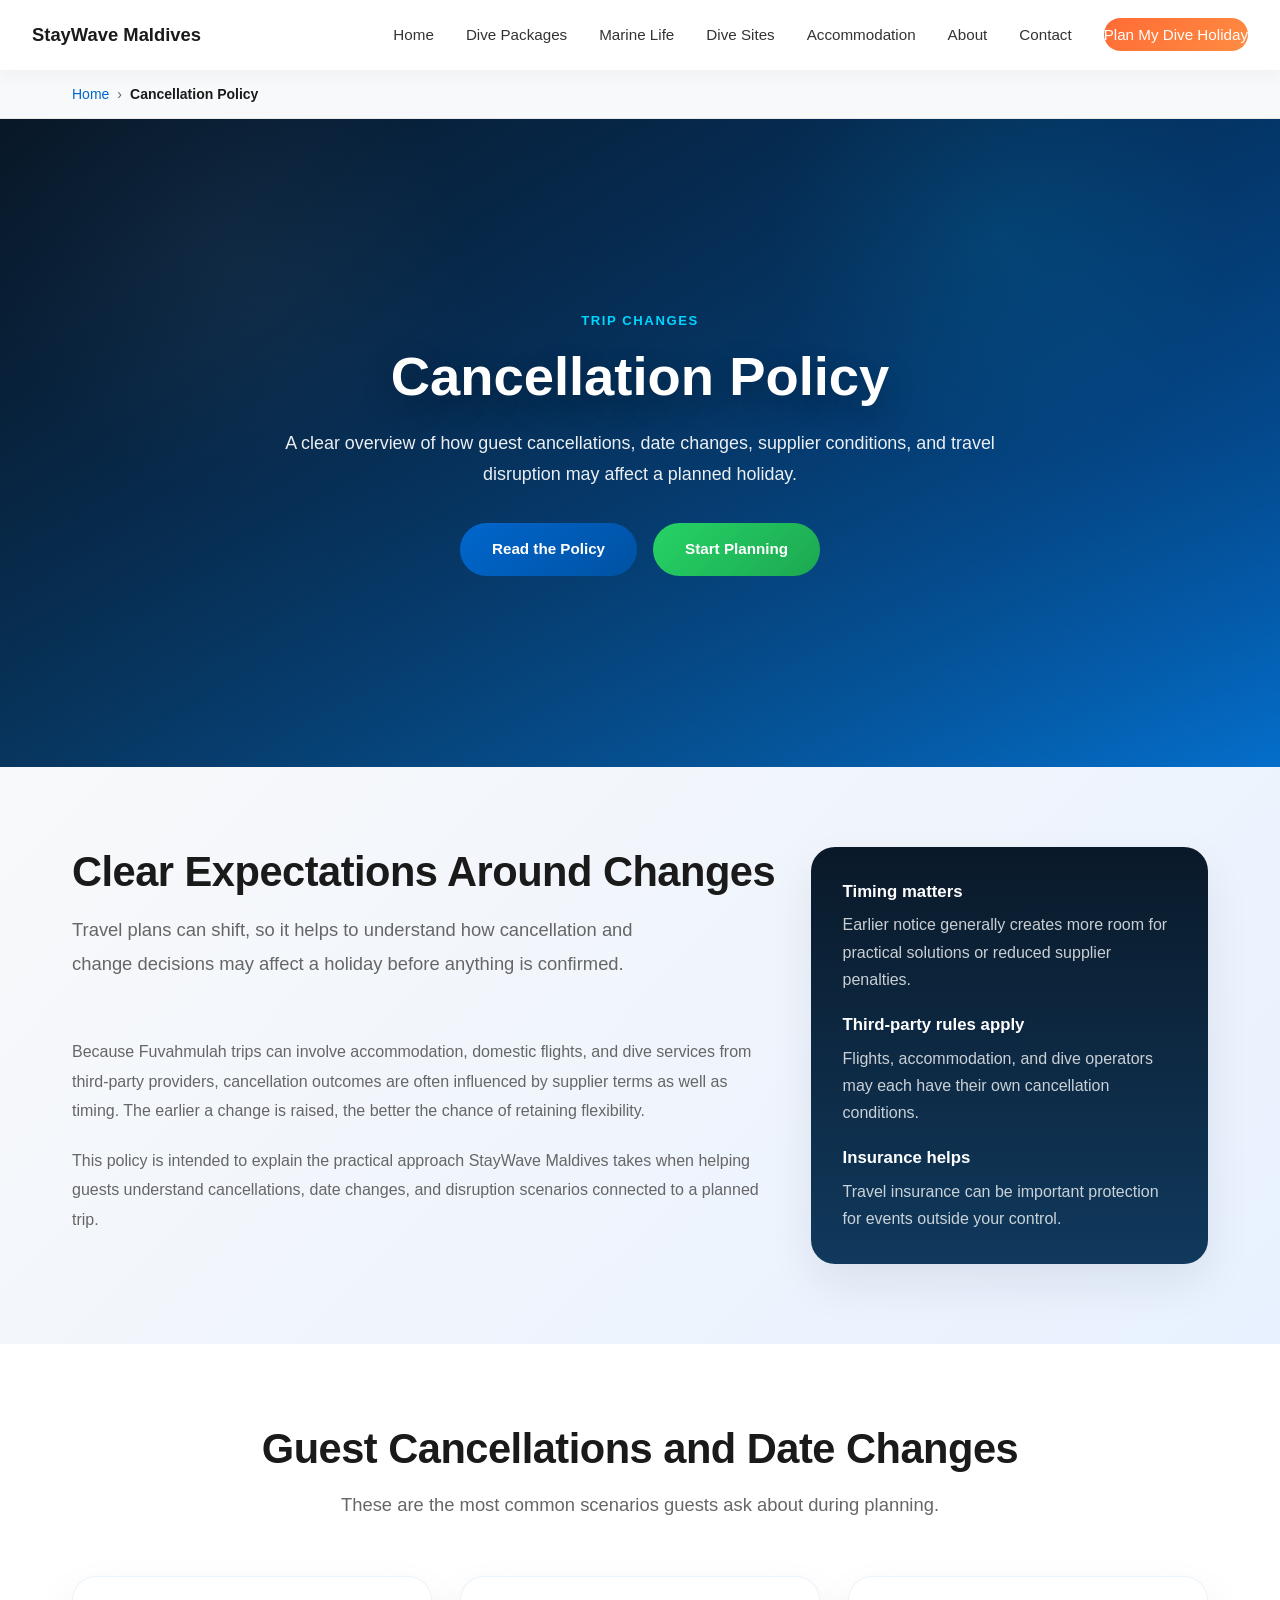
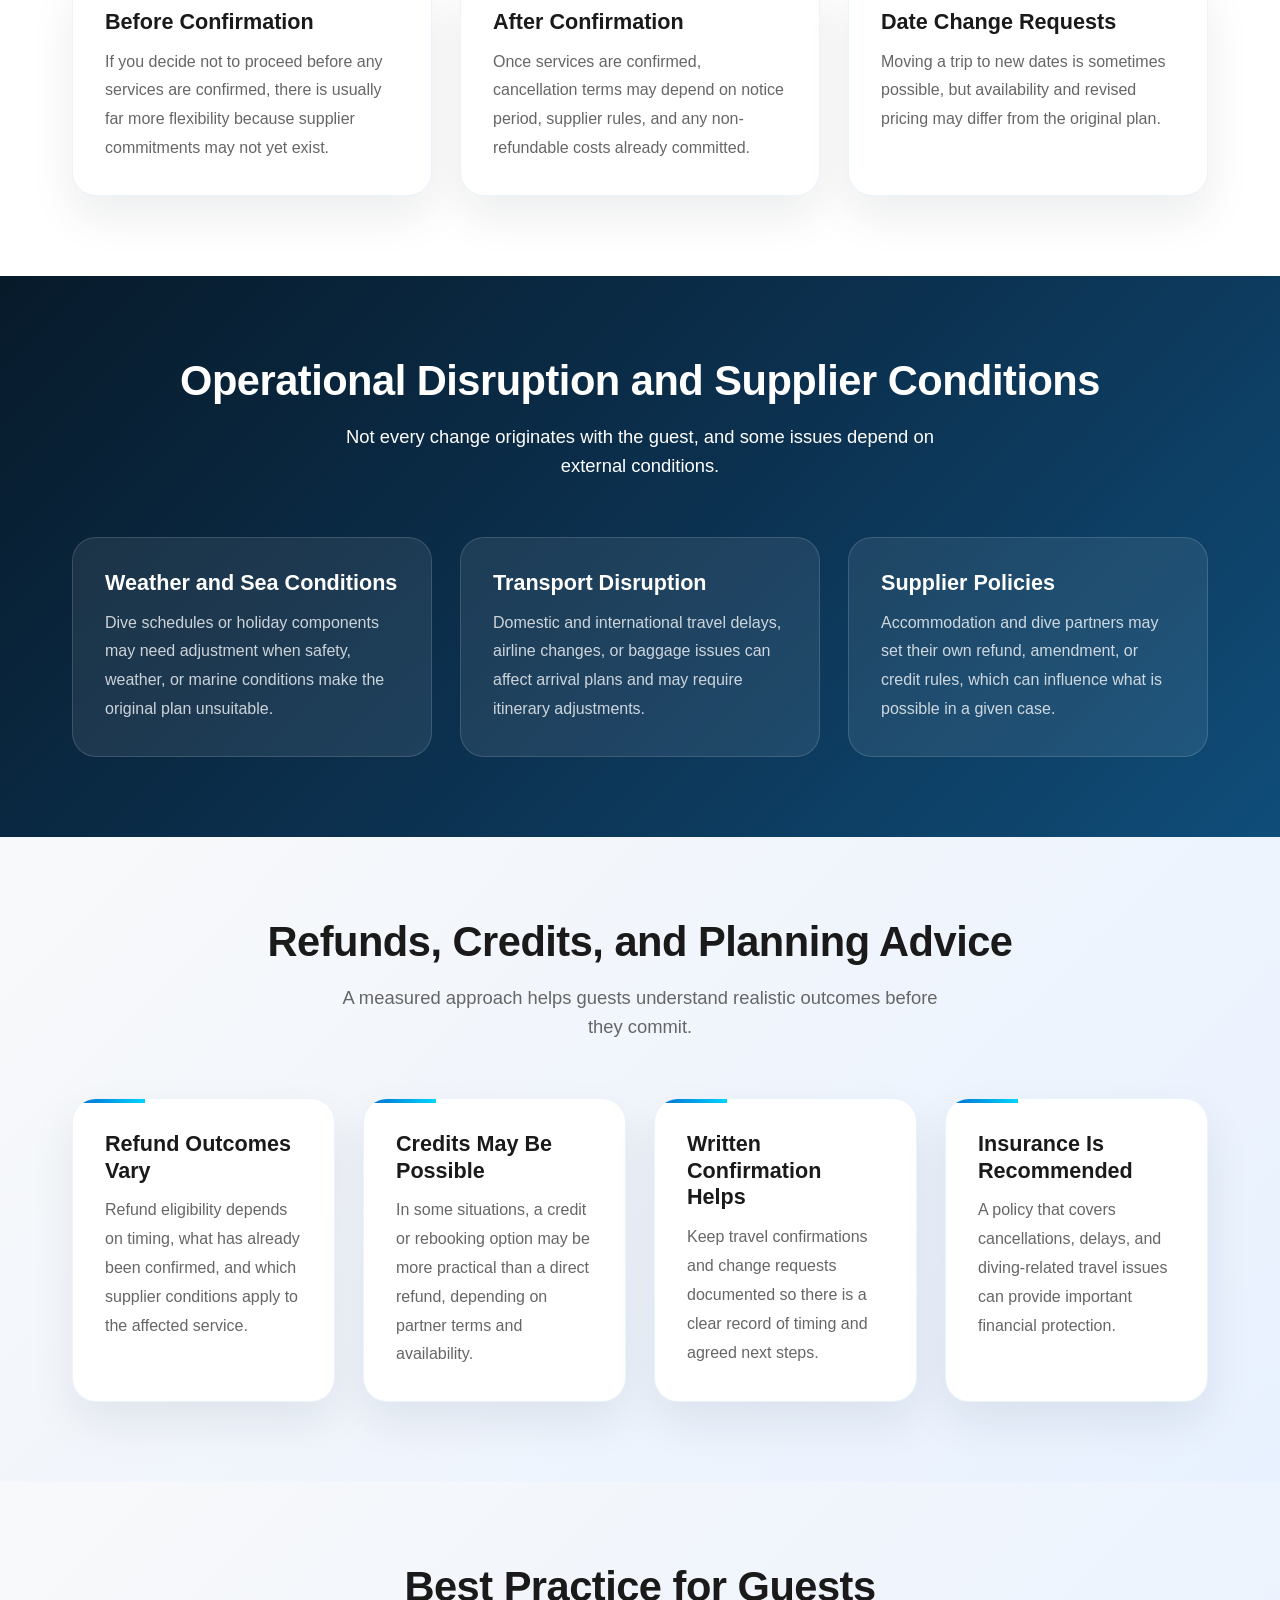
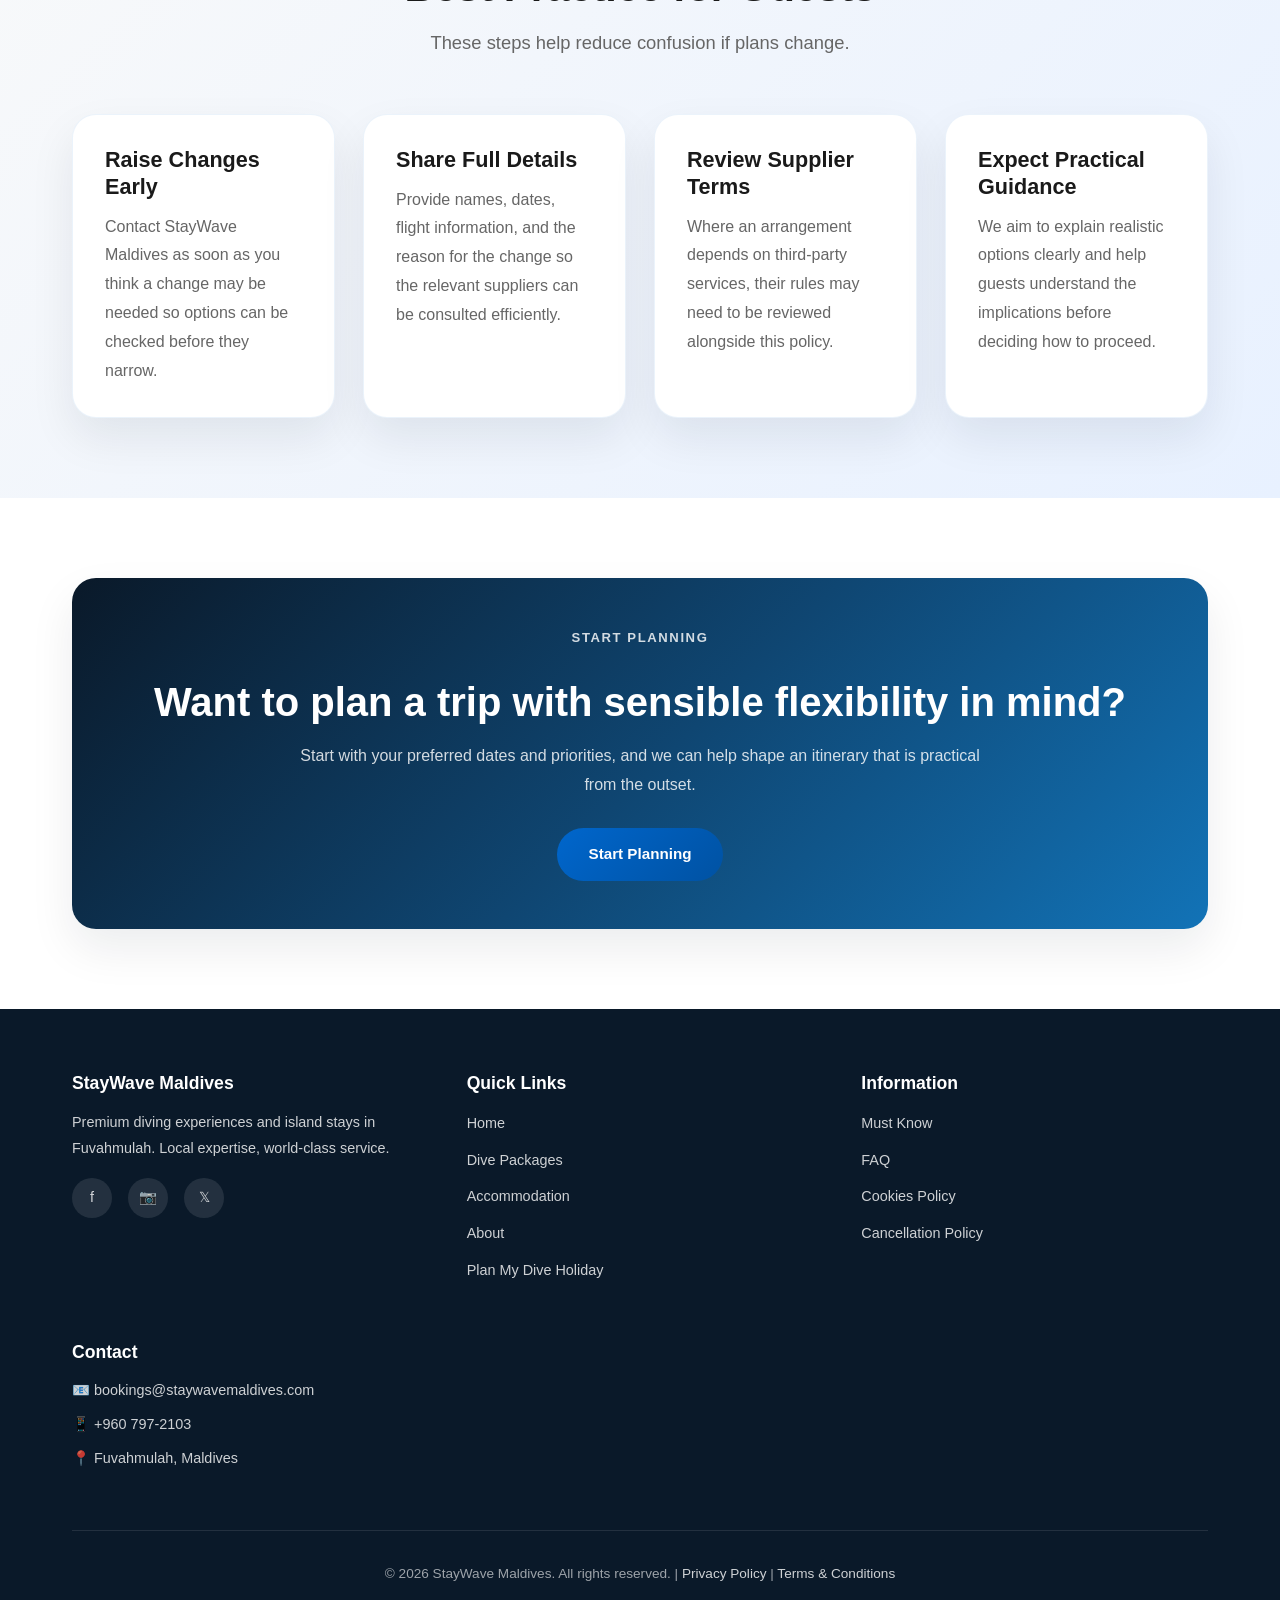
<file: cancellation.html>
<!DOCTYPE html>
<html lang="en">
<head>
    <!-- Meta Tags -->
    <meta charset="UTF-8">
    <meta name="viewport" content="width=device-width, initial-scale=1.0">
    <meta name="description" content="Review the StayWave Maldives cancellation policy for trip changes, guest cancellations, refunds, and travel disruption considerations.">
    <meta name="keywords" content="StayWave Maldives cancellation policy, dive holiday refund policy, Maldives travel changes, Fuvahmulah booking cancellation">
    <meta name="author" content="StayWave Maldives">
    <meta name="robots" content="index, follow">
    <meta name="language" content="English">

    <!-- Canonical URL -->
    <link rel="canonical" href="https://staywavemaldives.com/cancellation.html">

    <!-- Open Graph Tags -->
    <meta property="og:type" content="website">
    <meta property="og:url" content="https://staywavemaldives.com/cancellation.html">
    <meta property="og:title" content="Cancellation Policy | StayWave Maldives">
    <meta property="og:description" content="Review the StayWave Maldives cancellation policy for trip changes, guest cancellations, refunds, and travel disruption considerations.">
    <meta property="og:image" content="https://staywavemaldives.com/assets/images/og-image.jpg">
    <meta property="og:image:width" content="1200">
    <meta property="og:image:height" content="630">
    <meta property="og:image:alt" content="Cancellation policy for StayWave Maldives">
    <meta property="og:site_name" content="StayWave Maldives">
    <meta property="og:locale" content="en_US">

    <!-- Twitter Card Tags -->
    <meta name="twitter:card" content="summary_large_image">
    <meta name="twitter:url" content="https://staywavemaldives.com/cancellation.html">
    <meta name="twitter:title" content="Cancellation Policy | StayWave Maldives">
    <meta name="twitter:description" content="Review the StayWave Maldives cancellation policy for trip changes, guest cancellations, refunds, and travel disruption considerations.">
    <meta name="twitter:image" content="https://staywavemaldives.com/assets/images/twitter-image.jpg">
    <meta name="twitter:creator" content="@staywavemaldives">

    <!-- Favicon -->

    <!-- Theme Color -->
    <meta name="theme-color" content="#0066cc">

    <title>Cancellation Policy | StayWave Maldives</title>

    <script type="application/ld+json">
    {
        "@context": "https://schema.org",
        "@type": "WebPage",
        "name": "Cancellation Policy",
        "url": "https://staywavemaldives.com/cancellation.html",
        "description": "Review the StayWave Maldives cancellation policy for trip changes, guest cancellations, refunds, and travel disruption considerations.",
        "breadcrumb": {
            "@type": "BreadcrumbList",
            "itemListElement": [
                {
                    "@type": "ListItem",
                    "position": 1,
                    "name": "Home",
                    "item": "https://staywavemaldives.com/"
                },
                {
                    "@type": "ListItem",
                    "position": 2,
                    "name": "Cancellation Policy",
                    "item": "https://staywavemaldives.com/cancellation.html"
                }
            ]
        }
    }
    </script>

    <!-- CSS Files -->
    <link rel="stylesheet" href="assets/styles/reset.css" media="all">
    <link rel="stylesheet" href="assets/styles/global.css" media="all">
    <link rel="stylesheet" href="assets/styles/navigation.css" media="all">
    <link rel="stylesheet" href="assets/styles/footer.css" media="all">
    <link rel="stylesheet" href="assets/styles/about.css" media="all">

    <!-- DNS Prefetch -->
    <link rel="dns-prefetch" href="//fonts.googleapis.com">
    <link rel="dns-prefetch" href="//www.google-analytics.com">
</head>
<body>
    <nav class="navbar" id="navbar" role="navigation" aria-label="Main navigation">
        <div class="navbar-container">
            <div class="navbar-brand">
                <a href="index.html" aria-label="StayWave Maldives — go to homepage">
                    <span class="brand-name">StayWave Maldives</span>
                </a>
            </div>

            <button class="hamburger" id="hamburger" aria-label="Toggle navigation menu" aria-expanded="false" aria-controls="navbar-menu">
                <span></span>
                <span></span>
                <span></span>
            </button>

            <ul class="navbar-menu" id="navbar-menu" role="menubar">
                <li role="none"><a href="index.html" role="menuitem">Home</a></li>
                <li role="none"><a href="dive-packages.html" role="menuitem">Dive Packages</a></li>
                <li role="none"><a href="marine-life.html" role="menuitem">Marine Life</a></li>
                <li role="none"><a href="dive-sites.html" role="menuitem">Dive Sites</a></li>
                <li role="none"><a href="accommodation.html" role="menuitem">Accommodation</a></li>
                <li role="none"><a href="about.html" role="menuitem">About</a></li>
                <li role="none"><a href="index.html#contact" role="menuitem">Contact</a></li>
                <li role="none">
                    <a href="build-my-dive-holiday.html" class="btn-book-now" role="menuitem">Plan My Dive Holiday</a>
                </li>
            </ul>
        </div>
    </nav>

    <nav class="breadcrumbs" aria-label="Breadcrumb">
        <div class="container">
            <ol class="breadcrumbs-list" itemscope itemtype="https://schema.org/BreadcrumbList">
                <li itemprop="itemListElement" itemscope itemtype="https://schema.org/ListItem">
                    <a href="index.html" itemprop="item"><span itemprop="name">Home</span></a>
                    <meta itemprop="position" content="1">
                </li>
                <li itemprop="itemListElement" itemscope itemtype="https://schema.org/ListItem">
                    <span class="current" itemprop="name">Cancellation Policy</span>
                    <meta itemprop="position" content="2">
                </li>
            </ol>
        </div>
    </nav>

    <header class="page-hero" role="banner">
        <div class="page-hero-background" role="img" aria-label="Ocean-inspired banner for the Cancellation Policy page"></div>
        <div class="page-hero-overlay" aria-hidden="true"></div>
        <div class="page-hero-content">
            <p class="page-hero-label">Trip Changes</p>
            <h1 class="page-hero-title">Cancellation Policy</h1>
            <p class="page-hero-subtitle">A clear overview of how guest cancellations, date changes, supplier conditions, and travel disruption may affect a planned holiday.</p>
            <div class="page-hero-buttons">
                <a href="#cancellation-overview" class="btn btn-primary">Read the Policy</a>
                <a href="build-my-dive-holiday.html" class="btn btn-secondary">Start Planning</a>
            </div>
        </div>
    </header>

    <main>
        <section class="about-story" id="cancellation-overview" aria-labelledby="cancellation-overview-heading">
            <div class="container story-layout">
                <article class="story-copy">
                    <div class="section-header section-header-left">
                        <h2 id="cancellation-overview-heading">Clear Expectations Around Changes</h2>
                        <p>Travel plans can shift, so it helps to understand how cancellation and change decisions may affect a holiday before anything is confirmed.</p>
                    </div>
                    <p>Because Fuvahmulah trips can involve accommodation, domestic flights, and dive services from third-party providers, cancellation outcomes are often influenced by supplier terms as well as timing. The earlier a change is raised, the better the chance of retaining flexibility.</p>
                    <p>This policy is intended to explain the practical approach StayWave Maldives takes when helping guests understand cancellations, date changes, and disruption scenarios connected to a planned trip.</p>
                </article>
                <aside class="story-highlight" aria-label="Cancellation Policy highlights">
                    <ul class="story-points">
                            <li><strong>Timing matters</strong><span>Earlier notice generally creates more room for practical solutions or reduced supplier penalties.</span></li>
                            <li><strong>Third-party rules apply</strong><span>Flights, accommodation, and dive operators may each have their own cancellation conditions.</span></li>
                            <li><strong>Insurance helps</strong><span>Travel insurance can be important protection for events outside your control.</span></li>
                    </ul>
                </aside>
            </div>
        </section>

        <section class="about-reasons" aria-labelledby="guest-cancellations-and-date-changes-heading">
            <div class="container">
                <div class="section-header">
                    <h2 id="guest-cancellations-and-date-changes-heading">Guest Cancellations and Date Changes</h2>
                    <p>These are the most common scenarios guests ask about during planning.</p>
                </div>
                <div class="info-grid">
                    <article class="info-card">
                        <h3>Before Confirmation</h3>
                        <p>If you decide not to proceed before any services are confirmed, there is usually far more flexibility because supplier commitments may not yet exist.</p>
                    </article>
                    <article class="info-card">
                        <h3>After Confirmation</h3>
                        <p>Once services are confirmed, cancellation terms may depend on notice period, supplier rules, and any non-refundable costs already committed.</p>
                    </article>
                    <article class="info-card">
                        <h3>Date Change Requests</h3>
                        <p>Moving a trip to new dates is sometimes possible, but availability and revised pricing may differ from the original plan.</p>
                    </article>
                </div>
            </div>
        </section>

        <section class="about-destination" aria-labelledby="operational-disruption-and-supplier-conditions-heading">
            <div class="container">
                <div class="section-header destination-header">
                    <h2 id="operational-disruption-and-supplier-conditions-heading">Operational Disruption and Supplier Conditions</h2>
                    <p>Not every change originates with the guest, and some issues depend on external conditions.</p>
                </div>
                <div class="info-grid info-grid-dark">
                    <article class="info-card info-card-dark">
                        <h3>Weather and Sea Conditions</h3>
                        <p>Dive schedules or holiday components may need adjustment when safety, weather, or marine conditions make the original plan unsuitable.</p>
                    </article>
                    <article class="info-card info-card-dark">
                        <h3>Transport Disruption</h3>
                        <p>Domestic and international travel delays, airline changes, or baggage issues can affect arrival plans and may require itinerary adjustments.</p>
                    </article>
                    <article class="info-card info-card-dark">
                        <h3>Supplier Policies</h3>
                        <p>Accommodation and dive partners may set their own refund, amendment, or credit rules, which can influence what is possible in a given case.</p>
                    </article>
                </div>
            </div>
        </section>

        <section class="about-values" aria-labelledby="refunds-credits-and-planning-advice-heading">
            <div class="container">
                <div class="section-header">
                    <h2 id="refunds-credits-and-planning-advice-heading">Refunds, Credits, and Planning Advice</h2>
                    <p>A measured approach helps guests understand realistic outcomes before they commit.</p>
                </div>
                <div class="values-grid">
                    <article class="value-card">
                        <h3>Refund Outcomes Vary</h3>
                        <p>Refund eligibility depends on timing, what has already been confirmed, and which supplier conditions apply to the affected service.</p>
                    </article>
                    <article class="value-card">
                        <h3>Credits May Be Possible</h3>
                        <p>In some situations, a credit or rebooking option may be more practical than a direct refund, depending on partner terms and availability.</p>
                    </article>
                    <article class="value-card">
                        <h3>Written Confirmation Helps</h3>
                        <p>Keep travel confirmations and change requests documented so there is a clear record of timing and agreed next steps.</p>
                    </article>
                    <article class="value-card">
                        <h3>Insurance Is Recommended</h3>
                        <p>A policy that covers cancellations, delays, and diving-related travel issues can provide important financial protection.</p>
                    </article>
                </div>
            </div>
        </section>

        <section class="about-booking" aria-labelledby="best-practice-for-guests-heading">
            <div class="container">
                <div class="section-header">
                    <h2 id="best-practice-for-guests-heading">Best Practice for Guests</h2>
                    <p>These steps help reduce confusion if plans change.</p>
                </div>
                <div class="booking-grid">
                    <article class="booking-card">
                        <h3>Raise Changes Early</h3>
                        <p>Contact StayWave Maldives as soon as you think a change may be needed so options can be checked before they narrow.</p>
                    </article>
                    <article class="booking-card">
                        <h3>Share Full Details</h3>
                        <p>Provide names, dates, flight information, and the reason for the change so the relevant suppliers can be consulted efficiently.</p>
                    </article>
                    <article class="booking-card">
                        <h3>Review Supplier Terms</h3>
                        <p>Where an arrangement depends on third-party services, their rules may need to be reviewed alongside this policy.</p>
                    </article>
                    <article class="booking-card">
                        <h3>Expect Practical Guidance</h3>
                        <p>We aim to explain realistic options clearly and help guests understand the implications before deciding how to proceed.</p>
                    </article>
                </div>
            </div>
        </section>

        <section class="about-cta" aria-labelledby="cta-heading">
            <div class="container">
                <div class="cta-panel">
                    <p class="cta-kicker">Start planning</p>
                    <h2 id="cta-heading">Want to plan a trip with sensible flexibility in mind?</h2>
                    <p>Start with your preferred dates and priorities, and we can help shape an itinerary that is practical from the outset.</p>
                    <a href="build-my-dive-holiday.html" class="btn btn-primary">Start Planning</a>
                </div>
            </div>
        </section>
    </main>

    <footer class="footer" id="footer" role="contentinfo">
        <div class="container">
            <div class="footer-grid">
                <div class="footer-section">
                    <h4>StayWave Maldives</h4>
                    <p>Premium diving experiences and island stays in Fuvahmulah. Local expertise, world-class service.</p>
                    <div class="social-links">
                        <a href="https://www.facebook.com/staywavemaldives" aria-label="StayWave Maldives on Facebook" title="Facebook" target="_blank" rel="noopener noreferrer">f</a>
                        <a href="https://www.instagram.com/staywavemaldives" aria-label="StayWave Maldives on Instagram" title="Instagram" target="_blank" rel="noopener noreferrer">📷</a>
                        <a href="https://twitter.com/staywavemaldives" aria-label="StayWave Maldives on Twitter/X" title="Twitter / X" target="_blank" rel="noopener noreferrer">𝕏</a>
                    </div>
                </div>

                <div class="footer-section">
                    <h4>Quick Links</h4>
                    <ul>
                        <li><a href="index.html">Home</a></li>
                        <li><a href="dive-packages.html">Dive Packages</a></li>
                        <li><a href="accommodation.html">Accommodation</a></li>
                        <li><a href="about.html">About</a></li>
                        <li><a href="build-my-dive-holiday.html">Plan My Dive Holiday</a></li>
                    </ul>
                </div>

                <div class="footer-section">
                    <h4>Information</h4>
                    <ul>
                        <li><a href="must-know.html">Must Know</a></li>
                        <li><a href="faq.html">FAQ</a></li>
                        <li><a href="cookies.html">Cookies Policy</a></li>
                        <li><a href="cancellation.html" aria-current="page">Cancellation Policy</a></li>
                    </ul>
                </div>

                <div class="footer-section" id="contact">
                    <h4>Contact</h4>
                    <ul class="contact-info">
                        <li>📧 <a href="mailto:bookings@staywavemaldives.com">bookings@staywavemaldives.com</a></li>
                        <li>📱 <a href="https://wa.me/9607972103" target="_blank" rel="noopener noreferrer">+960 797-2103</a></li>
                        <li>📍 Fuvahmulah, Maldives</li>
                    </ul>
                </div>
            </div>

            <div class="footer-bottom">
                <p>&copy; 2026 StayWave Maldives. All rights reserved. | <a href="privacy.html">Privacy Policy</a> | <a href="terms.html">Terms &amp; Conditions</a></p>
            </div>
        </div>
    </footer>

    <script defer src="assets/scripts/navigation.js"></script>
</body>
</html>
</file>
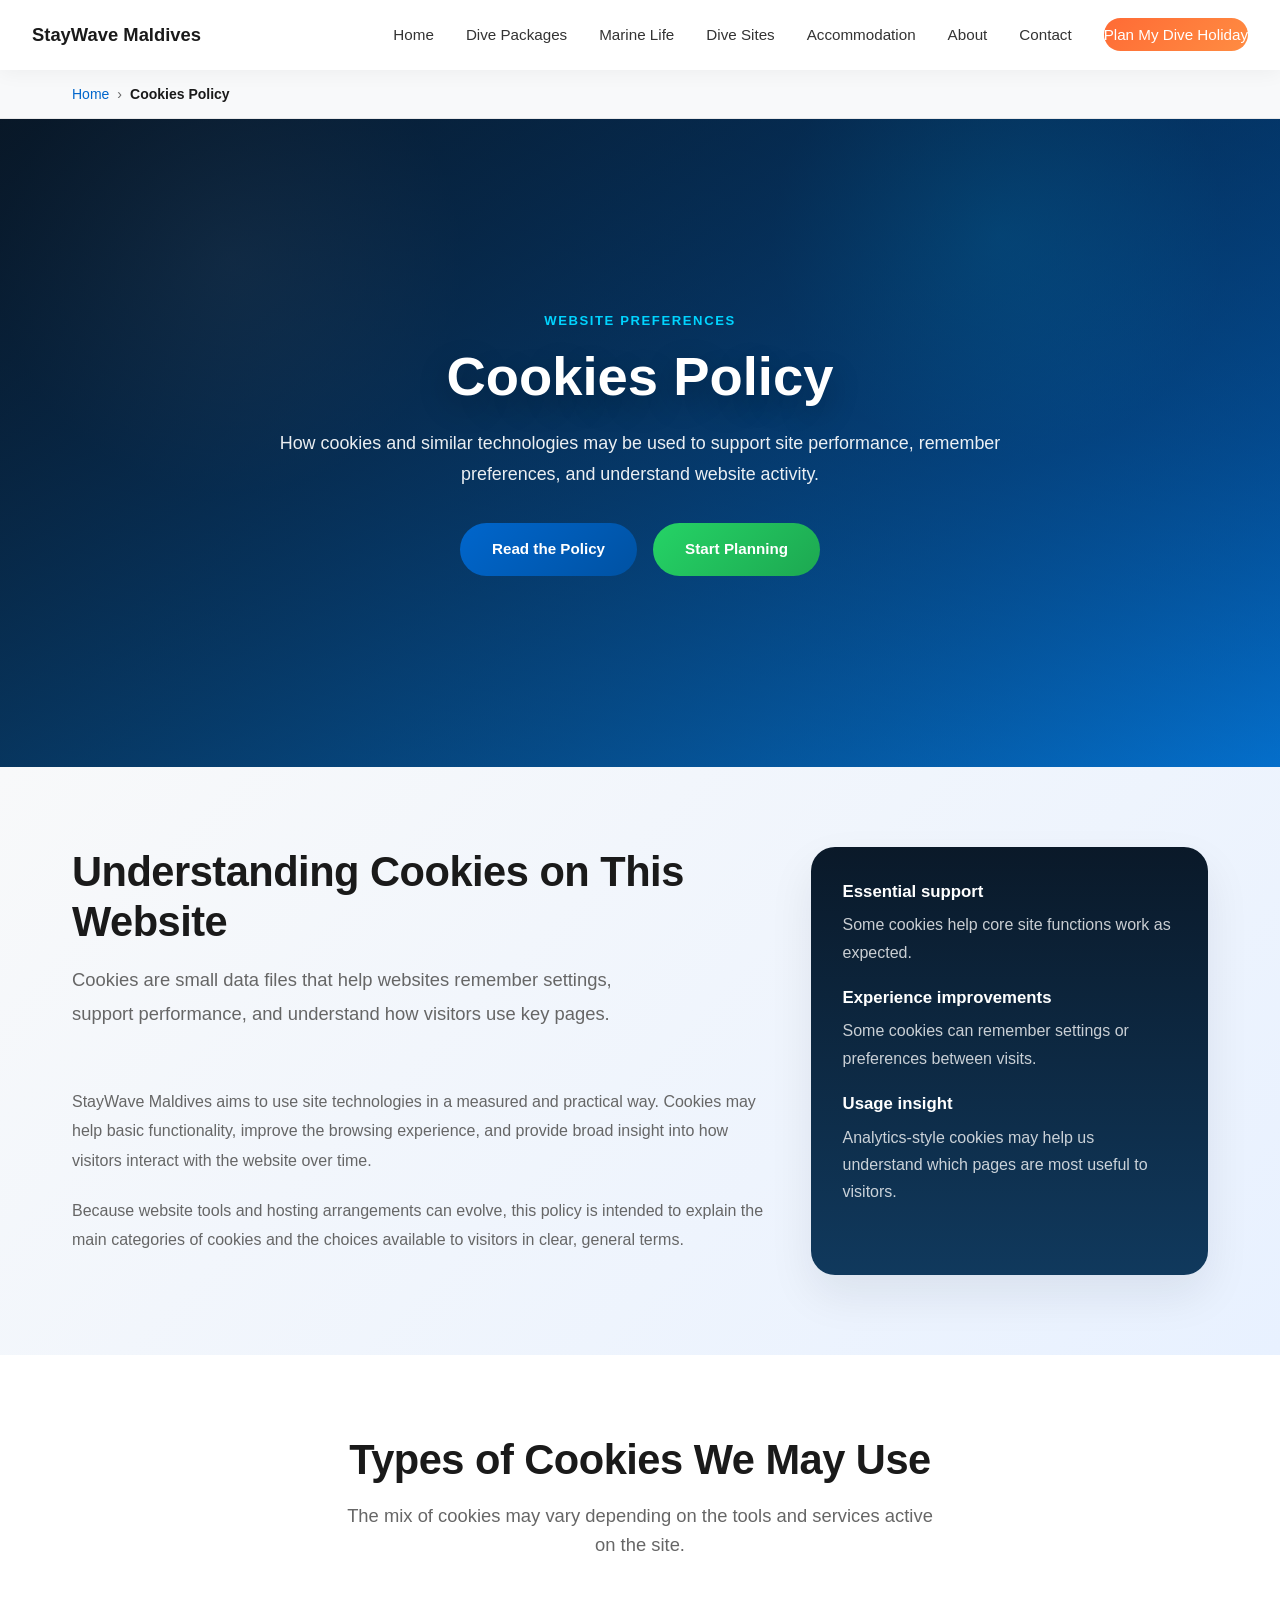
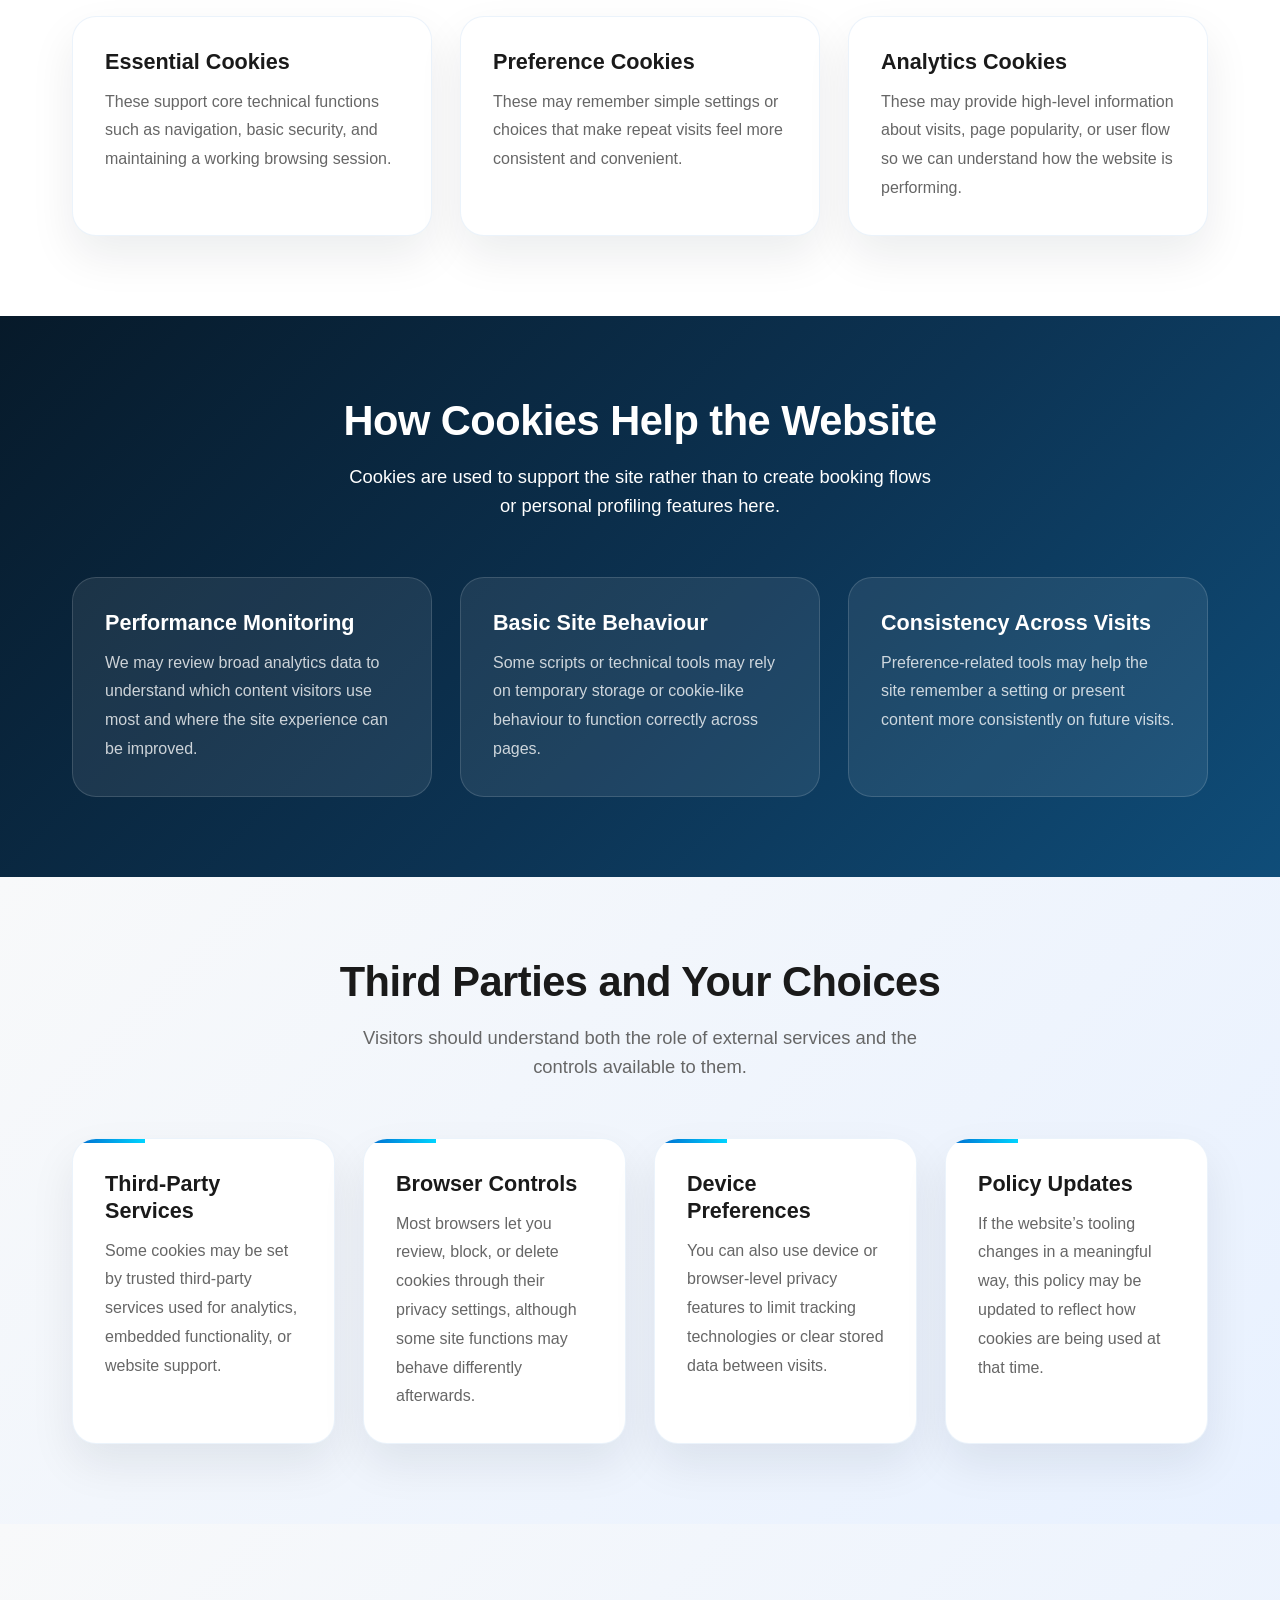
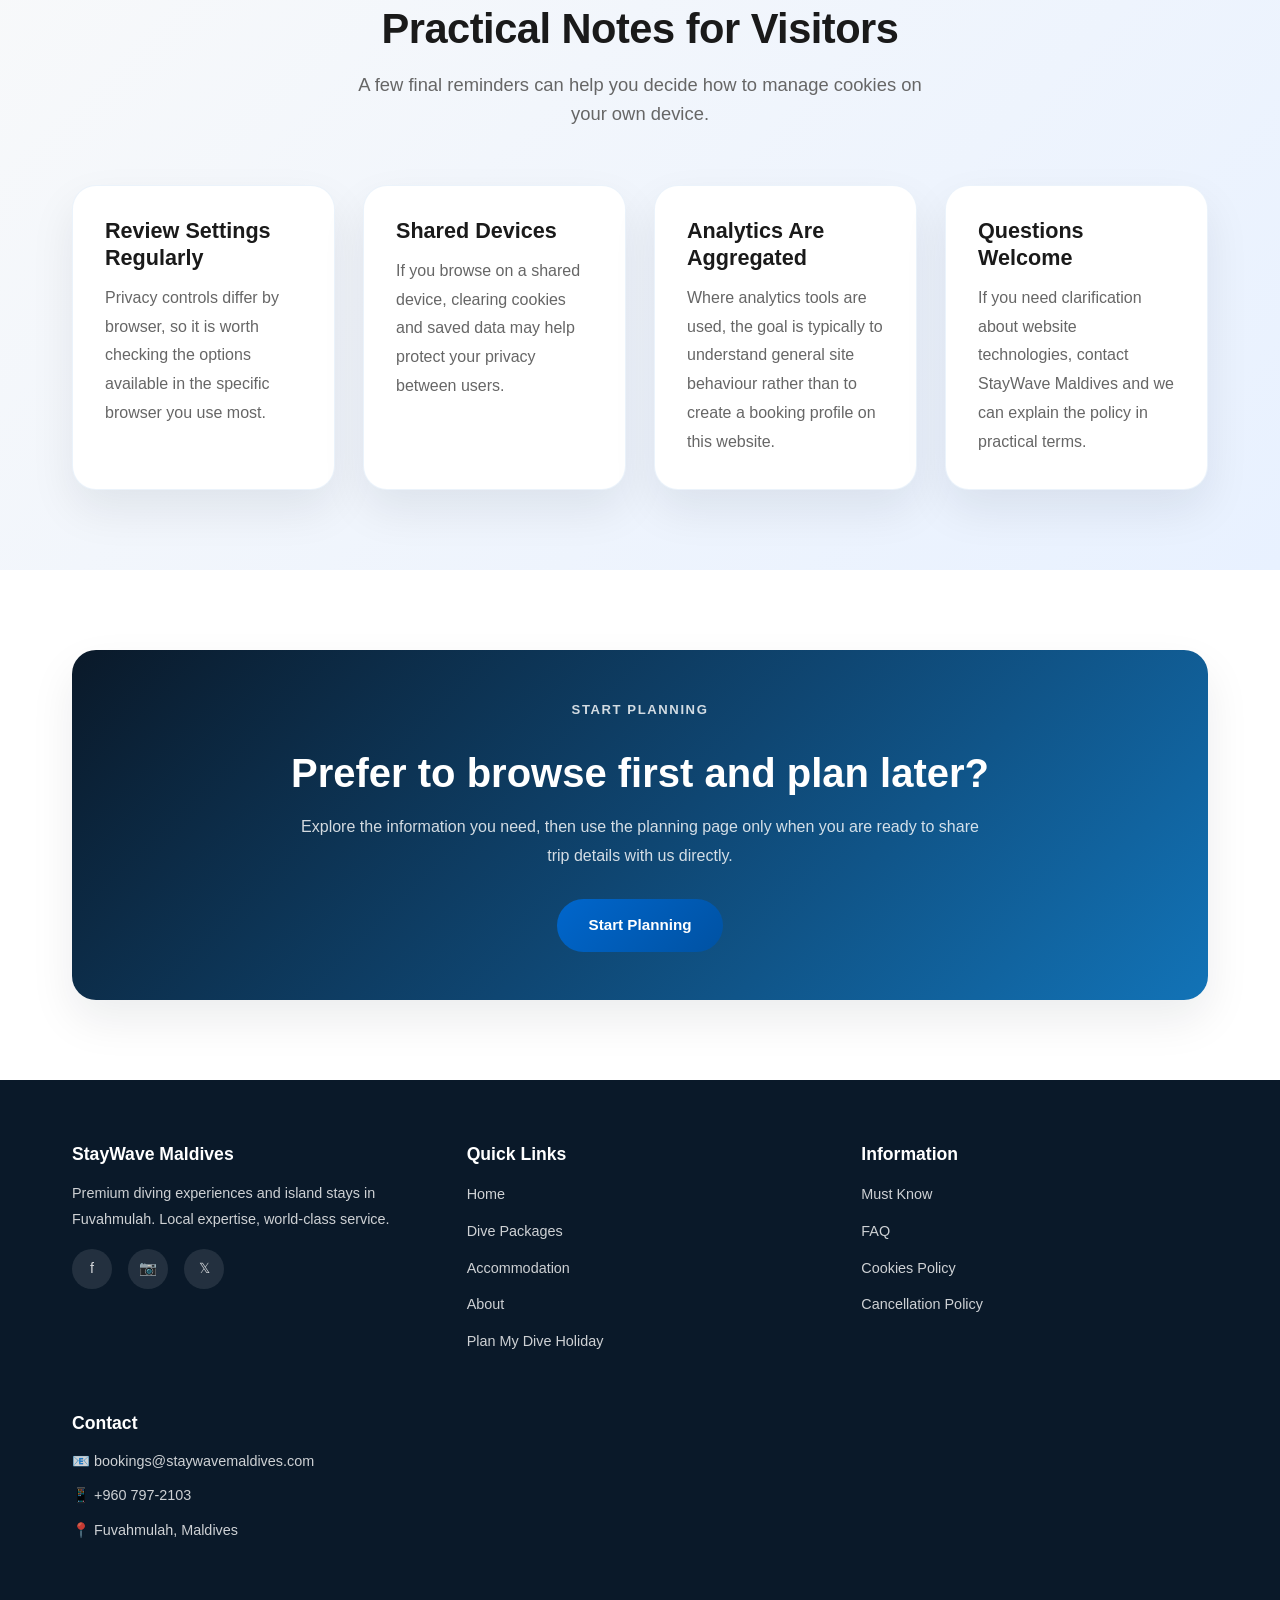
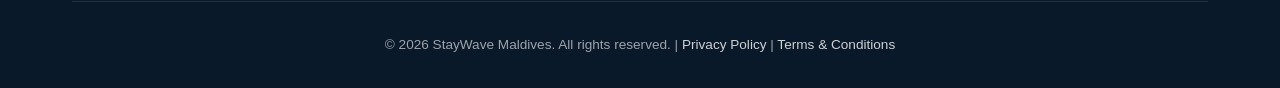
<file: cookies.html>
<!DOCTYPE html>
<html lang="en">
<head>
    <!-- Meta Tags -->
    <meta charset="UTF-8">
    <meta name="viewport" content="width=device-width, initial-scale=1.0">
    <meta name="description" content="Learn how StayWave Maldives may use cookies and similar technologies to support website performance, preferences, and analytics.">
    <meta name="keywords" content="StayWave Maldives cookies policy, Maldives website cookies, travel website analytics, cookie preferences">
    <meta name="author" content="StayWave Maldives">
    <meta name="robots" content="index, follow">
    <meta name="language" content="English">

    <!-- Canonical URL -->
    <link rel="canonical" href="https://staywavemaldives.com/cookies.html">

    <!-- Open Graph Tags -->
    <meta property="og:type" content="website">
    <meta property="og:url" content="https://staywavemaldives.com/cookies.html">
    <meta property="og:title" content="Cookies Policy | StayWave Maldives">
    <meta property="og:description" content="Learn how StayWave Maldives may use cookies and similar technologies to support website performance, preferences, and analytics.">
    <meta property="og:image" content="https://staywavemaldives.com/assets/images/og-image.jpg">
    <meta property="og:image:width" content="1200">
    <meta property="og:image:height" content="630">
    <meta property="og:image:alt" content="Cookies policy for StayWave Maldives">
    <meta property="og:site_name" content="StayWave Maldives">
    <meta property="og:locale" content="en_US">

    <!-- Twitter Card Tags -->
    <meta name="twitter:card" content="summary_large_image">
    <meta name="twitter:url" content="https://staywavemaldives.com/cookies.html">
    <meta name="twitter:title" content="Cookies Policy | StayWave Maldives">
    <meta name="twitter:description" content="Learn how StayWave Maldives may use cookies and similar technologies to support website performance, preferences, and analytics.">
    <meta name="twitter:image" content="https://staywavemaldives.com/assets/images/twitter-image.jpg">
    <meta name="twitter:creator" content="@staywavemaldives">

    <!-- Favicon -->

    <!-- Theme Color -->
    <meta name="theme-color" content="#0066cc">

    <title>Cookies Policy | StayWave Maldives</title>

    <script type="application/ld+json">
    {
        "@context": "https://schema.org",
        "@type": "WebPage",
        "name": "Cookies Policy",
        "url": "https://staywavemaldives.com/cookies.html",
        "description": "Learn how StayWave Maldives may use cookies and similar technologies to support website performance, preferences, and analytics.",
        "breadcrumb": {
            "@type": "BreadcrumbList",
            "itemListElement": [
                {
                    "@type": "ListItem",
                    "position": 1,
                    "name": "Home",
                    "item": "https://staywavemaldives.com/"
                },
                {
                    "@type": "ListItem",
                    "position": 2,
                    "name": "Cookies Policy",
                    "item": "https://staywavemaldives.com/cookies.html"
                }
            ]
        }
    }
    </script>

    <!-- CSS Files -->
    <link rel="stylesheet" href="assets/styles/reset.css" media="all">
    <link rel="stylesheet" href="assets/styles/global.css" media="all">
    <link rel="stylesheet" href="assets/styles/navigation.css" media="all">
    <link rel="stylesheet" href="assets/styles/footer.css" media="all">
    <link rel="stylesheet" href="assets/styles/about.css" media="all">

    <!-- DNS Prefetch -->
    <link rel="dns-prefetch" href="//fonts.googleapis.com">
    <link rel="dns-prefetch" href="//www.google-analytics.com">
</head>
<body>
    <nav class="navbar" id="navbar" role="navigation" aria-label="Main navigation">
        <div class="navbar-container">
            <div class="navbar-brand">
                <a href="index.html" aria-label="StayWave Maldives — go to homepage">
                    <span class="brand-name">StayWave Maldives</span>
                </a>
            </div>

            <button class="hamburger" id="hamburger" aria-label="Toggle navigation menu" aria-expanded="false" aria-controls="navbar-menu">
                <span></span>
                <span></span>
                <span></span>
            </button>

            <ul class="navbar-menu" id="navbar-menu" role="menubar">
                <li role="none"><a href="index.html" role="menuitem">Home</a></li>
                <li role="none"><a href="dive-packages.html" role="menuitem">Dive Packages</a></li>
                <li role="none"><a href="marine-life.html" role="menuitem">Marine Life</a></li>
                <li role="none"><a href="dive-sites.html" role="menuitem">Dive Sites</a></li>
                <li role="none"><a href="accommodation.html" role="menuitem">Accommodation</a></li>
                <li role="none"><a href="about.html" role="menuitem">About</a></li>
                <li role="none"><a href="index.html#contact" role="menuitem">Contact</a></li>
                <li role="none">
                    <a href="build-my-dive-holiday.html" class="btn-book-now" role="menuitem">Plan My Dive Holiday</a>
                </li>
            </ul>
        </div>
    </nav>

    <nav class="breadcrumbs" aria-label="Breadcrumb">
        <div class="container">
            <ol class="breadcrumbs-list" itemscope itemtype="https://schema.org/BreadcrumbList">
                <li itemprop="itemListElement" itemscope itemtype="https://schema.org/ListItem">
                    <a href="index.html" itemprop="item"><span itemprop="name">Home</span></a>
                    <meta itemprop="position" content="1">
                </li>
                <li itemprop="itemListElement" itemscope itemtype="https://schema.org/ListItem">
                    <span class="current" itemprop="name">Cookies Policy</span>
                    <meta itemprop="position" content="2">
                </li>
            </ol>
        </div>
    </nav>

    <header class="page-hero" role="banner">
        <div class="page-hero-background" role="img" aria-label="Ocean-inspired banner for the Cookies Policy page"></div>
        <div class="page-hero-overlay" aria-hidden="true"></div>
        <div class="page-hero-content">
            <p class="page-hero-label">Website Preferences</p>
            <h1 class="page-hero-title">Cookies Policy</h1>
            <p class="page-hero-subtitle">How cookies and similar technologies may be used to support site performance, remember preferences, and understand website activity.</p>
            <div class="page-hero-buttons">
                <a href="#cookies-overview" class="btn btn-primary">Read the Policy</a>
                <a href="build-my-dive-holiday.html" class="btn btn-secondary">Start Planning</a>
            </div>
        </div>
    </header>

    <main>
        <section class="about-story" id="cookies-overview" aria-labelledby="cookies-overview-heading">
            <div class="container story-layout">
                <article class="story-copy">
                    <div class="section-header section-header-left">
                        <h2 id="cookies-overview-heading">Understanding Cookies on This Website</h2>
                        <p>Cookies are small data files that help websites remember settings, support performance, and understand how visitors use key pages.</p>
                    </div>
                    <p>StayWave Maldives aims to use site technologies in a measured and practical way. Cookies may help basic functionality, improve the browsing experience, and provide broad insight into how visitors interact with the website over time.</p>
                    <p>Because website tools and hosting arrangements can evolve, this policy is intended to explain the main categories of cookies and the choices available to visitors in clear, general terms.</p>
                </article>
                <aside class="story-highlight" aria-label="Cookies Policy highlights">
                    <ul class="story-points">
                            <li><strong>Essential support</strong><span>Some cookies help core site functions work as expected.</span></li>
                            <li><strong>Experience improvements</strong><span>Some cookies can remember settings or preferences between visits.</span></li>
                            <li><strong>Usage insight</strong><span>Analytics-style cookies may help us understand which pages are most useful to visitors.</span></li>
                    </ul>
                </aside>
            </div>
        </section>

        <section class="about-reasons" aria-labelledby="types-of-cookies-we-may-use-heading">
            <div class="container">
                <div class="section-header">
                    <h2 id="types-of-cookies-we-may-use-heading">Types of Cookies We May Use</h2>
                    <p>The mix of cookies may vary depending on the tools and services active on the site.</p>
                </div>
                <div class="info-grid">
                    <article class="info-card">
                        <h3>Essential Cookies</h3>
                        <p>These support core technical functions such as navigation, basic security, and maintaining a working browsing session.</p>
                    </article>
                    <article class="info-card">
                        <h3>Preference Cookies</h3>
                        <p>These may remember simple settings or choices that make repeat visits feel more consistent and convenient.</p>
                    </article>
                    <article class="info-card">
                        <h3>Analytics Cookies</h3>
                        <p>These may provide high-level information about visits, page popularity, or user flow so we can understand how the website is performing.</p>
                    </article>
                </div>
            </div>
        </section>

        <section class="about-destination" aria-labelledby="how-cookies-help-the-website-heading">
            <div class="container">
                <div class="section-header destination-header">
                    <h2 id="how-cookies-help-the-website-heading">How Cookies Help the Website</h2>
                    <p>Cookies are used to support the site rather than to create booking flows or personal profiling features here.</p>
                </div>
                <div class="info-grid info-grid-dark">
                    <article class="info-card info-card-dark">
                        <h3>Performance Monitoring</h3>
                        <p>We may review broad analytics data to understand which content visitors use most and where the site experience can be improved.</p>
                    </article>
                    <article class="info-card info-card-dark">
                        <h3>Basic Site Behaviour</h3>
                        <p>Some scripts or technical tools may rely on temporary storage or cookie-like behaviour to function correctly across pages.</p>
                    </article>
                    <article class="info-card info-card-dark">
                        <h3>Consistency Across Visits</h3>
                        <p>Preference-related tools may help the site remember a setting or present content more consistently on future visits.</p>
                    </article>
                </div>
            </div>
        </section>

        <section class="about-values" aria-labelledby="third-parties-and-your-choices-heading">
            <div class="container">
                <div class="section-header">
                    <h2 id="third-parties-and-your-choices-heading">Third Parties and Your Choices</h2>
                    <p>Visitors should understand both the role of external services and the controls available to them.</p>
                </div>
                <div class="values-grid">
                    <article class="value-card">
                        <h3>Third-Party Services</h3>
                        <p>Some cookies may be set by trusted third-party services used for analytics, embedded functionality, or website support.</p>
                    </article>
                    <article class="value-card">
                        <h3>Browser Controls</h3>
                        <p>Most browsers let you review, block, or delete cookies through their privacy settings, although some site functions may behave differently afterwards.</p>
                    </article>
                    <article class="value-card">
                        <h3>Device Preferences</h3>
                        <p>You can also use device or browser-level privacy features to limit tracking technologies or clear stored data between visits.</p>
                    </article>
                    <article class="value-card">
                        <h3>Policy Updates</h3>
                        <p>If the website’s tooling changes in a meaningful way, this policy may be updated to reflect how cookies are being used at that time.</p>
                    </article>
                </div>
            </div>
        </section>

        <section class="about-booking" aria-labelledby="practical-notes-for-visitors-heading">
            <div class="container">
                <div class="section-header">
                    <h2 id="practical-notes-for-visitors-heading">Practical Notes for Visitors</h2>
                    <p>A few final reminders can help you decide how to manage cookies on your own device.</p>
                </div>
                <div class="booking-grid">
                    <article class="booking-card">
                        <h3>Review Settings Regularly</h3>
                        <p>Privacy controls differ by browser, so it is worth checking the options available in the specific browser you use most.</p>
                    </article>
                    <article class="booking-card">
                        <h3>Shared Devices</h3>
                        <p>If you browse on a shared device, clearing cookies and saved data may help protect your privacy between users.</p>
                    </article>
                    <article class="booking-card">
                        <h3>Analytics Are Aggregated</h3>
                        <p>Where analytics tools are used, the goal is typically to understand general site behaviour rather than to create a booking profile on this website.</p>
                    </article>
                    <article class="booking-card">
                        <h3>Questions Welcome</h3>
                        <p>If you need clarification about website technologies, contact StayWave Maldives and we can explain the policy in practical terms.</p>
                    </article>
                </div>
            </div>
        </section>

        <section class="about-cta" aria-labelledby="cta-heading">
            <div class="container">
                <div class="cta-panel">
                    <p class="cta-kicker">Start planning</p>
                    <h2 id="cta-heading">Prefer to browse first and plan later?</h2>
                    <p>Explore the information you need, then use the planning page only when you are ready to share trip details with us directly.</p>
                    <a href="build-my-dive-holiday.html" class="btn btn-primary">Start Planning</a>
                </div>
            </div>
        </section>
    </main>

    <footer class="footer" id="footer" role="contentinfo">
        <div class="container">
            <div class="footer-grid">
                <div class="footer-section">
                    <h4>StayWave Maldives</h4>
                    <p>Premium diving experiences and island stays in Fuvahmulah. Local expertise, world-class service.</p>
                    <div class="social-links">
                        <a href="https://www.facebook.com/staywavemaldives" aria-label="StayWave Maldives on Facebook" title="Facebook" target="_blank" rel="noopener noreferrer">f</a>
                        <a href="https://www.instagram.com/staywavemaldives" aria-label="StayWave Maldives on Instagram" title="Instagram" target="_blank" rel="noopener noreferrer">📷</a>
                        <a href="https://twitter.com/staywavemaldives" aria-label="StayWave Maldives on Twitter/X" title="Twitter / X" target="_blank" rel="noopener noreferrer">𝕏</a>
                    </div>
                </div>

                <div class="footer-section">
                    <h4>Quick Links</h4>
                    <ul>
                        <li><a href="index.html">Home</a></li>
                        <li><a href="dive-packages.html">Dive Packages</a></li>
                        <li><a href="accommodation.html">Accommodation</a></li>
                        <li><a href="about.html">About</a></li>
                        <li><a href="build-my-dive-holiday.html">Plan My Dive Holiday</a></li>
                    </ul>
                </div>

                <div class="footer-section">
                    <h4>Information</h4>
                    <ul>
                        <li><a href="must-know.html">Must Know</a></li>
                        <li><a href="faq.html">FAQ</a></li>
                        <li><a href="cookies.html" aria-current="page">Cookies Policy</a></li>
                        <li><a href="cancellation.html">Cancellation Policy</a></li>
                    </ul>
                </div>

                <div class="footer-section" id="contact">
                    <h4>Contact</h4>
                    <ul class="contact-info">
                        <li>📧 <a href="mailto:bookings@staywavemaldives.com">bookings@staywavemaldives.com</a></li>
                        <li>📱 <a href="https://wa.me/9607972103" target="_blank" rel="noopener noreferrer">+960 797-2103</a></li>
                        <li>📍 Fuvahmulah, Maldives</li>
                    </ul>
                </div>
            </div>

            <div class="footer-bottom">
                <p>&copy; 2026 StayWave Maldives. All rights reserved. | <a href="privacy.html">Privacy Policy</a> | <a href="terms.html">Terms &amp; Conditions</a></p>
            </div>
        </div>
    </footer>

    <script defer src="assets/scripts/navigation.js"></script>
</body>
</html>
</file>
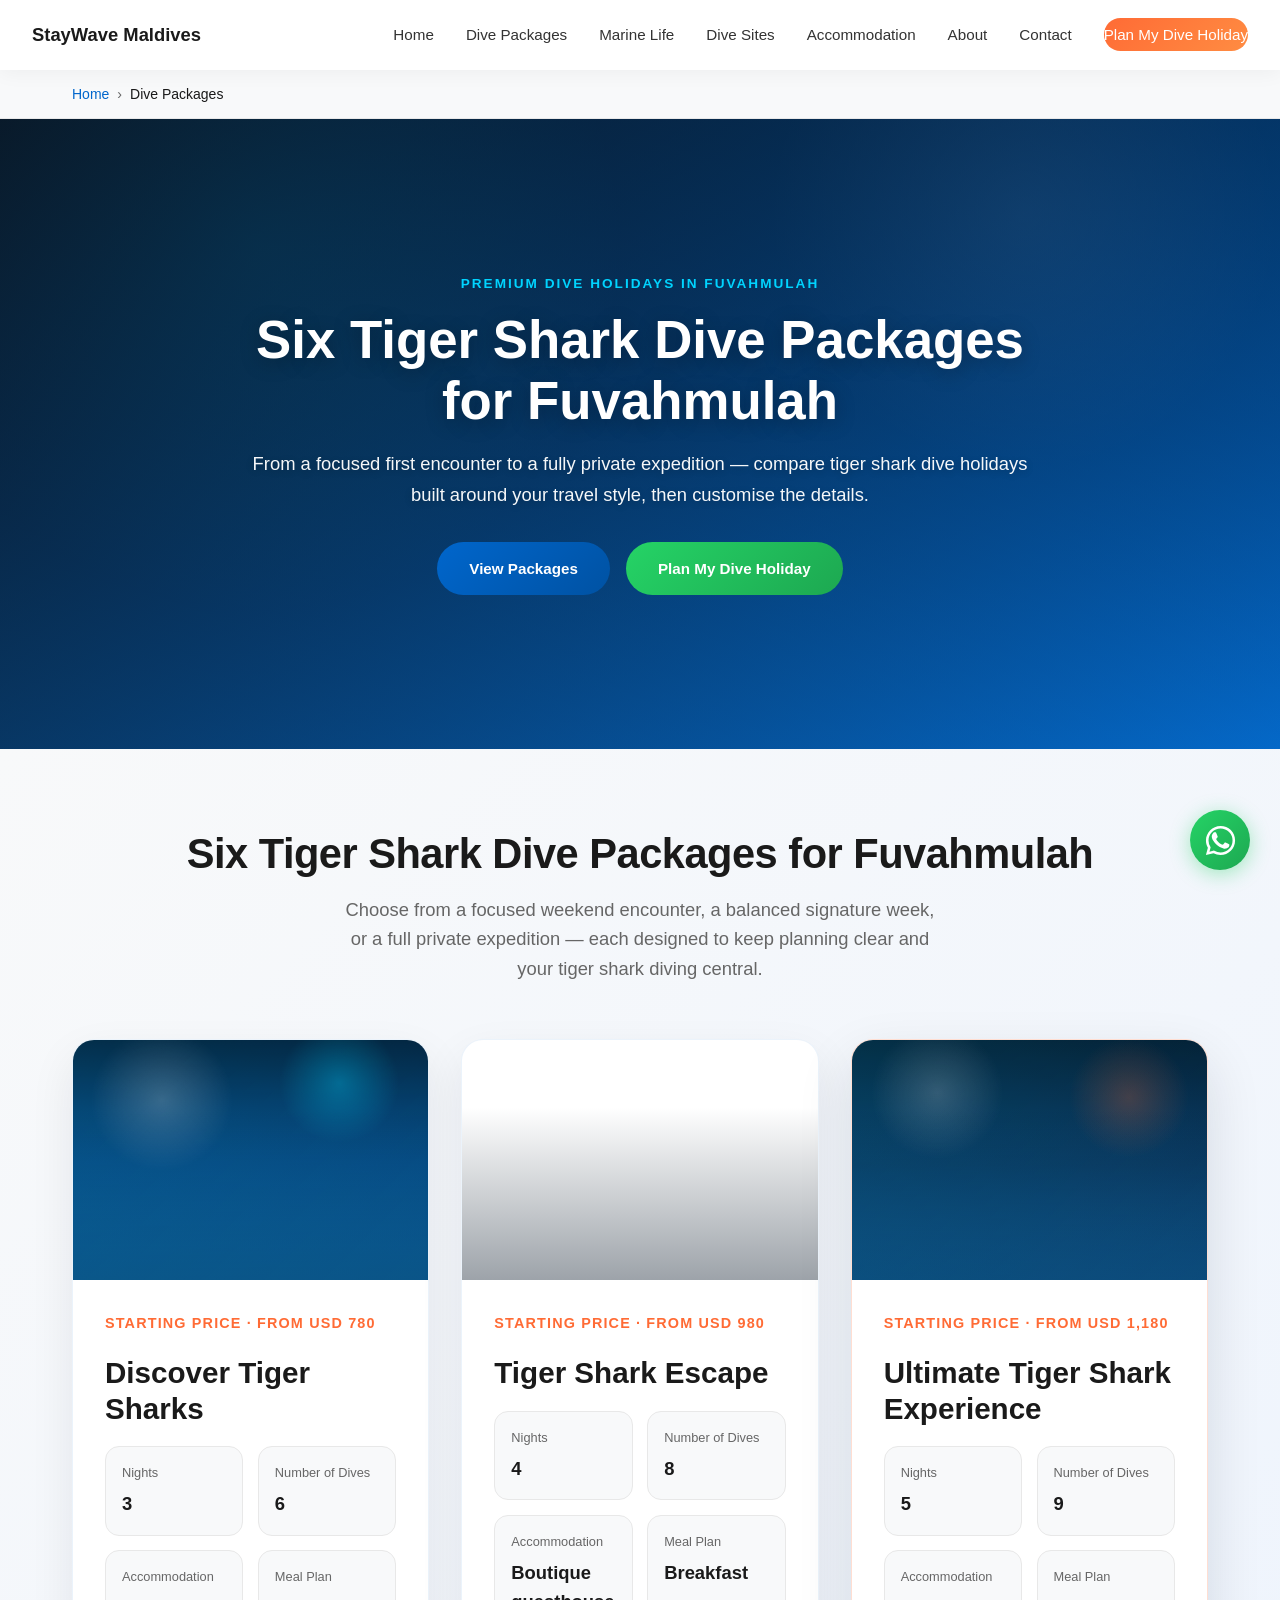
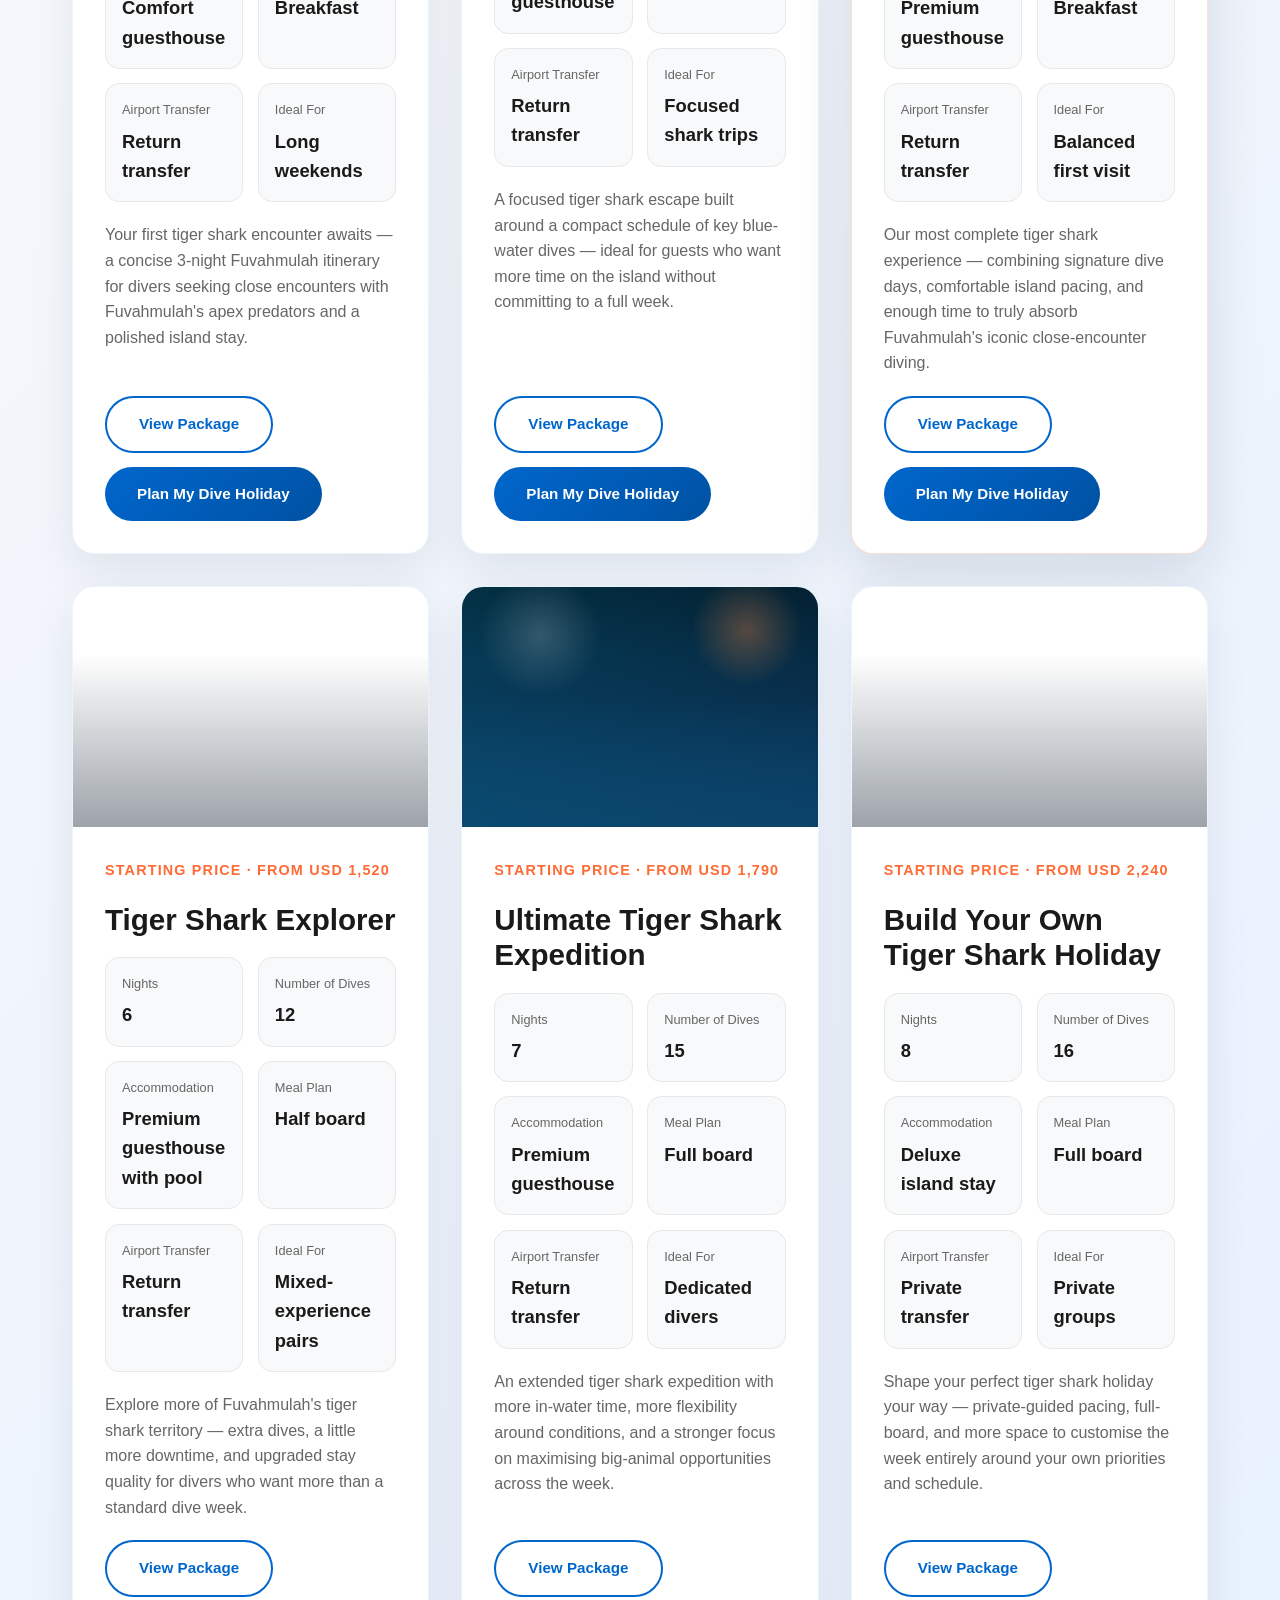
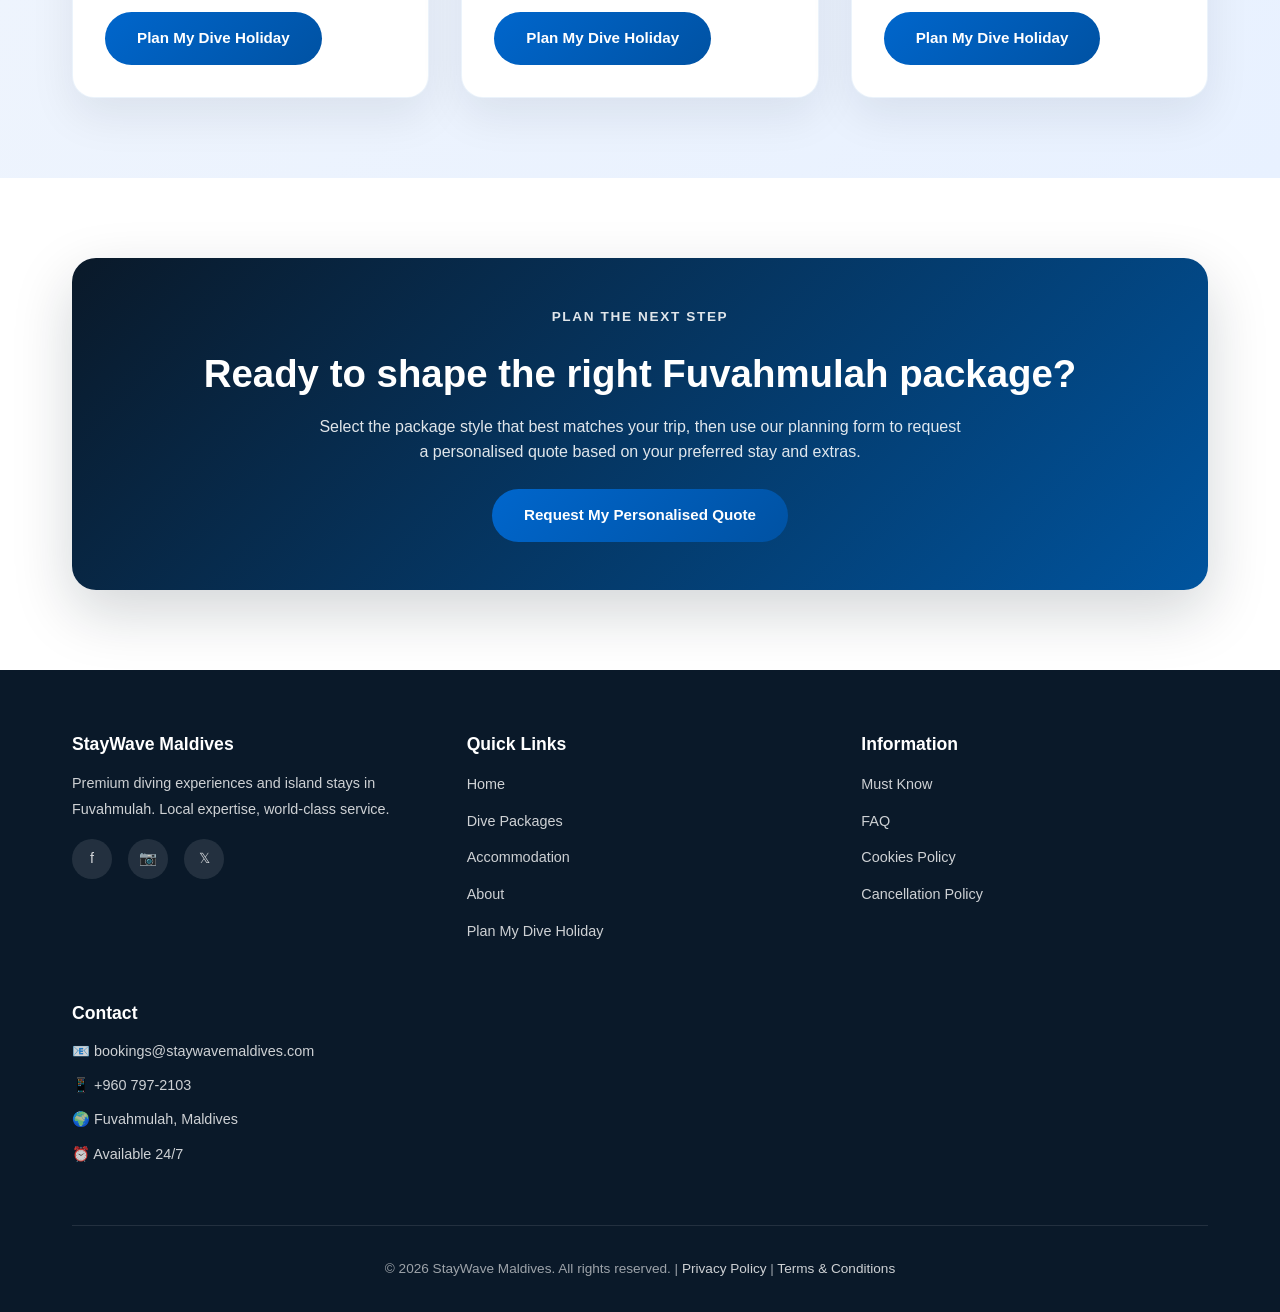
<file: dive-packages.html>
<!DOCTYPE html>
<html lang="en">
<head>
    <!-- Meta Tags -->
    <meta charset="UTF-8">
    <meta name="viewport" content="width=device-width, initial-scale=1.0">
    <meta name="description" content="Explore StayWave Maldives tiger shark dive packages in Fuvahmulah. Six curated holidays from Discover Tiger Sharks to Build Your Own Tiger Shark Holiday — guided dives, island stays, and personalised planning.">
    <meta name="keywords" content="dive packages Maldives, Fuvahmulah dive holidays, tiger shark diving, premium dive travel, Maldives guided dives, StayWave Maldives">
    <meta name="author" content="StayWave Maldives">
    <meta name="robots" content="index, follow">
    <meta name="language" content="English">

    <!-- Canonical URL -->
    <link rel="canonical" href="https://staywavemaldives.com/dive-packages.html">

    <!-- Open Graph Tags -->
    <meta property="og:type" content="website">
    <meta property="og:url" content="https://staywavemaldives.com/dive-packages.html">
    <meta property="og:title" content="Tiger Shark Dive Packages — StayWave Maldives | Fuvahmulah Maldives">
    <meta property="og:description" content="Choose from six tiger shark dive holiday packages in Fuvahmulah — from Discover Tiger Sharks to Build Your Own Tiger Shark Holiday. Guided dives, curated stays, and personalised planning.">
    <meta property="og:image" content="https://staywavemaldives.com/assets/images/og-image.jpg">
    <meta property="og:image:width" content="1200">
    <meta property="og:image:height" content="630">
    <meta property="og:image:alt" content="StayWave Maldives — Premium dive packages in Fuvahmulah">
    <meta property="og:site_name" content="StayWave Maldives">
    <meta property="og:locale" content="en_US">

    <!-- Twitter Card Tags -->
    <meta name="twitter:card" content="summary_large_image">
    <meta name="twitter:url" content="https://staywavemaldives.com/dive-packages.html">
    <meta name="twitter:title" content="Tiger Shark Dive Packages — StayWave Maldives | Fuvahmulah Maldives">
    <meta name="twitter:description" content="Six tiger shark dive packages in Fuvahmulah — compare guided holidays and start planning your personalised Maldives dive trip with StayWave Maldives.">
    <meta name="twitter:image" content="https://staywavemaldives.com/assets/images/twitter-image.jpg">
    <meta name="twitter:creator" content="@staywavemaldives">

    <!-- Favicon -->

    <!-- Theme Color -->
    <meta name="theme-color" content="#0066cc">

    <title>Tiger Shark Dive Packages — StayWave Maldives | Fuvahmulah Maldives</title>

    <!-- JSON-LD: TravelAgency -->
    <script type="application/ld+json">
    {
        "@context": "https://schema.org",
        "@type": "TravelAgency",
        "name": "StayWave Maldives",
        "url": "https://staywavemaldives.com",
        "logo": "https://staywavemaldives.com/assets/images/logo.png",
        "description": "Premium dive holiday packages and island stays in Fuvahmulah, Maldives with local expertise and personalised trip planning.",
        "telephone": "+960-797-2103",
        "email": "bookings@staywavemaldives.com",
        "address": {
            "@type": "PostalAddress",
            "streetAddress": "Fuvahmulah",
            "addressLocality": "Fuvahmulah",
            "addressCountry": "MV"
        },
        "sameAs": [
            "https://www.facebook.com/staywavemaldives",
            "https://www.instagram.com/staywavemaldives",
            "https://twitter.com/staywavemaldives"
        ]
    }
    </script>

    <!-- JSON-LD: WebPage -->
    <script type="application/ld+json">
    {
        "@context": "https://schema.org",
        "@type": "WebPage",
        "name": "Tiger Shark Dive Packages — StayWave Maldives",
        "url": "https://staywavemaldives.com/dive-packages.html",
        "description": "Explore StayWave Maldives tiger shark dive packages in Fuvahmulah — six curated holidays from Discover Tiger Sharks to Build Your Own Tiger Shark Holiday.",
        "breadcrumb": {
            "@type": "BreadcrumbList",
            "itemListElement": [
                {
                    "@type": "ListItem",
                    "position": 1,
                    "name": "Home",
                    "item": "https://staywavemaldives.com/"
                },
                {
                    "@type": "ListItem",
                    "position": 2,
                    "name": "Dive Packages",
                    "item": "https://staywavemaldives.com/dive-packages.html"
                }
            ]
        }
    }
    </script>

    <!-- CSS Files -->
    <link rel="stylesheet" href="assets/styles/reset.css" media="all">
    <link rel="stylesheet" href="assets/styles/global.css" media="all">
    <link rel="stylesheet" href="assets/styles/navigation.css" media="all">
    <link rel="stylesheet" href="assets/styles/footer.css" media="all">
    <link rel="stylesheet" href="assets/styles/dive-packages.css" media="all">

    <!-- DNS Prefetch -->
    <link rel="dns-prefetch" href="//fonts.googleapis.com">
    <link rel="dns-prefetch" href="//www.google-analytics.com">
</head>
<body>
    <nav class="navbar" id="navbar" role="navigation" aria-label="Main navigation">
        <div class="navbar-container">
            <div class="navbar-brand">
                <a href="index.html" aria-label="StayWave Maldives — go to homepage">
                    <span class="brand-name">StayWave Maldives</span>
                </a>
            </div>

            <button class="hamburger" id="hamburger" aria-label="Toggle navigation menu" aria-expanded="false" aria-controls="navbar-menu">
                <span></span>
                <span></span>
                <span></span>
            </button>

            <ul class="navbar-menu" id="navbar-menu" role="menubar">
                <li role="none"><a href="index.html" role="menuitem">Home</a></li>
                <li role="none"><a href="dive-packages.html" role="menuitem" aria-current="page">Dive Packages</a></li>
                <li role="none"><a href="marine-life.html" role="menuitem">Marine Life</a></li>
                <li role="none"><a href="dive-sites.html" role="menuitem">Dive Sites</a></li>
                <li role="none"><a href="accommodation.html" role="menuitem">Accommodation</a></li>
                <li role="none"><a href="about.html" role="menuitem">About</a></li>
                <li role="none"><a href="index.html#contact" role="menuitem">Contact</a></li>
                <li role="none">
                    <a href="build-my-dive-holiday.html" class="btn-book-now" role="menuitem">Plan My Dive Holiday</a>
                </li>
            </ul>
        </div>
    </nav>

    <nav class="breadcrumbs" aria-label="Breadcrumb">
        <div class="container">
            <ol class="breadcrumbs-list" itemscope itemtype="https://schema.org/BreadcrumbList">
                <li itemprop="itemListElement" itemscope itemtype="https://schema.org/ListItem">
                    <a href="index.html" itemprop="item"><span itemprop="name">Home</span></a>
                    <meta itemprop="position" content="1">
                </li>
                <li itemprop="itemListElement" itemscope itemtype="https://schema.org/ListItem">
                    <span class="current" itemprop="name">Dive Packages</span>
                    <meta itemprop="position" content="2">
                </li>
            </ol>
        </div>
    </nav>

    <header class="page-hero" id="hero" role="banner">
        <div class="page-hero-background" role="img" aria-label="Open ocean dive scene in Fuvahmulah"></div>
        <div class="page-hero-overlay" aria-hidden="true"></div>
        <div class="page-hero-content">
            <p class="page-hero-label">Premium Dive Holidays in Fuvahmulah</p>
            <h1 class="page-hero-title">Six Tiger Shark Dive Packages for Fuvahmulah</h1>
            <p class="page-hero-subtitle">From a focused first encounter to a fully private expedition — compare tiger shark dive holidays built around your travel style, then customise the details.</p>
            <div class="page-hero-buttons">
                <a href="#packages" class="btn btn-primary">View Packages</a>
                <a href="build-my-dive-holiday.html" class="btn btn-secondary">Plan My Dive Holiday</a>
            </div>
        </div>
    </header>

    <main>
        <section class="sales-intro reveal" aria-labelledby="packages-heading" id="packages">
            <div class="container">
                <div class="section-header">
                    <h2 id="packages-heading">Six Tiger Shark Dive Packages for Fuvahmulah</h2>
                    <p>Choose from a focused weekend encounter, a balanced signature week, or a full private expedition — each designed to keep planning clear and your tiger shark diving central.</p>
                </div>

                <div class="packages-grid">
                    <article class="package-card-full reveal" id="package-short-escape" aria-labelledby="package-short-escape-title">
                        <div class="package-card-media media-short-escape" role="img" aria-label="Blue-water dive scene for the Discover Tiger Sharks package"></div>
                        <div class="package-card-body">
                            <p class="package-kicker">Starting Price · From USD 780</p>
                            <h3 id="package-short-escape-title">Discover Tiger Sharks</h3>
                            <dl class="package-stats" aria-label="Discover Tiger Sharks package details">
                                <div><dt>Nights</dt><dd>3</dd></div>
                                <div><dt>Number of Dives</dt><dd>6</dd></div>
                                <div><dt>Accommodation</dt><dd>Comfort guesthouse</dd></div>
                                <div><dt>Meal Plan</dt><dd>Breakfast</dd></div>
                                <div><dt>Airport Transfer</dt><dd>Return transfer</dd></div>
                                <div><dt>Ideal For</dt><dd>Long weekends</dd></div>
                            </dl>
                            <p class="package-description">Your first tiger shark encounter awaits — a concise 3-night Fuvahmulah itinerary for divers seeking close encounters with Fuvahmulah's apex predators and a polished island stay.</p>
                            <div class="package-actions">
                                <a href="build-my-dive-holiday.html#booking-calculator" class="btn btn-outline">View Package</a>
                                <a href="build-my-dive-holiday.html" class="btn btn-primary">Plan My Dive Holiday</a>
                            </div>
                        </div>
                    </article>

                    <article class="package-card-full reveal" id="package-tiger-shark-weekender" aria-labelledby="package-tiger-shark-weekender-title">
                        <div class="package-card-media media-tiger-shark-weekender" role="img" aria-label="Tiger shark encounter scene for the Tiger Shark Escape package"></div>
                        <div class="package-card-body">
                            <p class="package-kicker">Starting Price · From USD 980</p>
                            <h3 id="package-tiger-shark-weekender-title">Tiger Shark Escape</h3>
                            <dl class="package-stats" aria-label="Tiger Shark Escape package details">
                                <div><dt>Nights</dt><dd>4</dd></div>
                                <div><dt>Number of Dives</dt><dd>8</dd></div>
                                <div><dt>Accommodation</dt><dd>Boutique guesthouse</dd></div>
                                <div><dt>Meal Plan</dt><dd>Breakfast</dd></div>
                                <div><dt>Airport Transfer</dt><dd>Return transfer</dd></div>
                                <div><dt>Ideal For</dt><dd>Focused shark trips</dd></div>
                            </dl>
                            <p class="package-description">A focused tiger shark escape built around a compact schedule of key blue-water dives — ideal for guests who want more time on the island without committing to a full week.</p>
                            <div class="package-actions">
                                <a href="build-my-dive-holiday.html#booking-calculator" class="btn btn-outline">View Package</a>
                                <a href="build-my-dive-holiday.html" class="btn btn-primary">Plan My Dive Holiday</a>
                            </div>
                        </div>
                    </article>

                    <article class="package-card-full reveal featured-package" id="package-signature-week" aria-labelledby="package-signature-week-title">
                        <div class="package-card-media media-signature-week" role="img" aria-label="Pelagic reef scene for the Ultimate Tiger Shark Experience package"></div>
                        <div class="package-card-body">
                            <p class="package-kicker">Starting Price · From USD 1,180</p>
                            <h3 id="package-signature-week-title">Ultimate Tiger Shark Experience</h3>
                            <dl class="package-stats" aria-label="Ultimate Tiger Shark Experience package details">
                                <div><dt>Nights</dt><dd>5</dd></div>
                                <div><dt>Number of Dives</dt><dd>9</dd></div>
                                <div><dt>Accommodation</dt><dd>Premium guesthouse</dd></div>
                                <div><dt>Meal Plan</dt><dd>Breakfast</dd></div>
                                <div><dt>Airport Transfer</dt><dd>Return transfer</dd></div>
                                <div><dt>Ideal For</dt><dd>Balanced first visit</dd></div>
                            </dl>
                            <p class="package-description">Our most complete tiger shark experience — combining signature dive days, comfortable island pacing, and enough time to truly absorb Fuvahmulah's iconic close-encounter diving.</p>
                            <div class="package-actions">
                                <a href="build-my-dive-holiday.html#booking-calculator" class="btn btn-outline">View Package</a>
                                <a href="build-my-dive-holiday.html" class="btn btn-primary">Plan My Dive Holiday</a>
                            </div>
                        </div>
                    </article>

                    <article class="package-card-full reveal" id="package-blue-water-explorer" aria-labelledby="package-blue-water-explorer-title">
                        <div class="package-card-media media-blue-water-explorer" role="img" aria-label="Open ocean drift scene for the Tiger Shark Explorer package"></div>
                        <div class="package-card-body">
                            <p class="package-kicker">Starting Price · From USD 1,520</p>
                            <h3 id="package-blue-water-explorer-title">Tiger Shark Explorer</h3>
                            <dl class="package-stats" aria-label="Tiger Shark Explorer package details">
                                <div><dt>Nights</dt><dd>6</dd></div>
                                <div><dt>Number of Dives</dt><dd>12</dd></div>
                                <div><dt>Accommodation</dt><dd>Premium guesthouse with pool</dd></div>
                                <div><dt>Meal Plan</dt><dd>Half board</dd></div>
                                <div><dt>Airport Transfer</dt><dd>Return transfer</dd></div>
                                <div><dt>Ideal For</dt><dd>Mixed-experience pairs</dd></div>
                            </dl>
                            <p class="package-description">Explore more of Fuvahmulah's tiger shark territory — extra dives, a little more downtime, and upgraded stay quality for divers who want more than a standard dive week.</p>
                            <div class="package-actions">
                                <a href="build-my-dive-holiday.html#booking-calculator" class="btn btn-outline">View Package</a>
                                <a href="build-my-dive-holiday.html" class="btn btn-primary">Plan My Dive Holiday</a>
                            </div>
                        </div>
                    </article>

                    <article class="package-card-full reveal" id="package-pelagic-journey" aria-labelledby="package-pelagic-journey-title">
                        <div class="package-card-media media-pelagic-journey" role="img" aria-label="Extended pelagic diving scene for the Ultimate Tiger Shark Expedition package"></div>
                        <div class="package-card-body">
                            <p class="package-kicker">Starting Price · From USD 1,790</p>
                            <h3 id="package-pelagic-journey-title">Ultimate Tiger Shark Expedition</h3>
                            <dl class="package-stats" aria-label="Ultimate Tiger Shark Expedition package details">
                                <div><dt>Nights</dt><dd>7</dd></div>
                                <div><dt>Number of Dives</dt><dd>15</dd></div>
                                <div><dt>Accommodation</dt><dd>Premium guesthouse</dd></div>
                                <div><dt>Meal Plan</dt><dd>Full board</dd></div>
                                <div><dt>Airport Transfer</dt><dd>Return transfer</dd></div>
                                <div><dt>Ideal For</dt><dd>Dedicated divers</dd></div>
                            </dl>
                            <p class="package-description">An extended tiger shark expedition with more in-water time, more flexibility around conditions, and a stronger focus on maximising big-animal opportunities across the week.</p>
                            <div class="package-actions">
                                <a href="build-my-dive-holiday.html#booking-calculator" class="btn btn-outline">View Package</a>
                                <a href="build-my-dive-holiday.html" class="btn btn-primary">Plan My Dive Holiday</a>
                            </div>
                        </div>
                    </article>

                    <article class="package-card-full reveal" id="package-private-guide-expedition" aria-labelledby="package-private-guide-expedition-title">
                        <div class="package-card-media media-private-guide-expedition" role="img" aria-label="Private guided dive scene for the Build Your Own Tiger Shark Holiday package"></div>
                        <div class="package-card-body">
                            <p class="package-kicker">Starting Price · From USD 2,240</p>
                            <h3 id="package-private-guide-expedition-title">Build Your Own Tiger Shark Holiday</h3>
                            <dl class="package-stats" aria-label="Build Your Own Tiger Shark Holiday package details">
                                <div><dt>Nights</dt><dd>8</dd></div>
                                <div><dt>Number of Dives</dt><dd>16</dd></div>
                                <div><dt>Accommodation</dt><dd>Deluxe island stay</dd></div>
                                <div><dt>Meal Plan</dt><dd>Full board</dd></div>
                                <div><dt>Airport Transfer</dt><dd>Private transfer</dd></div>
                                <div><dt>Ideal For</dt><dd>Private groups</dd></div>
                            </dl>
                            <p class="package-description">Shape your perfect tiger shark holiday your way — private-guided pacing, full-board, and more space to customise the week entirely around your own priorities and schedule.</p>
                            <div class="package-actions">
                                <a href="build-my-dive-holiday.html#booking-calculator" class="btn btn-outline">View Package</a>
                                <a href="build-my-dive-holiday.html" class="btn btn-primary">Plan My Dive Holiday</a>
                            </div>
                        </div>
                    </article>
                </div>
            </div>
        </section>

        <section class="packages-cta reveal" aria-labelledby="cta-heading">
            <div class="container">
                <div class="cta-panel">
                    <p class="cta-kicker">Plan the next step</p>
                    <h2 id="cta-heading">Ready to shape the right Fuvahmulah package?</h2>
                    <p>Select the package style that best matches your trip, then use our planning form to request a personalised quote based on your preferred stay and extras.</p>
                    <a href="build-my-dive-holiday.html" class="btn btn-primary">Request My Personalised Quote</a>
                </div>
            </div>
        </section>
    </main>

    <footer class="footer" id="footer" role="contentinfo">
        <div class="container">
            <div class="footer-grid">
                <div class="footer-section">
                    <h4>StayWave Maldives</h4>
                    <p>Premium diving experiences and island stays in Fuvahmulah. Local expertise, world-class service.</p>
                    <div class="social-links">
                        <a href="https://www.facebook.com/staywavemaldives" aria-label="StayWave Maldives on Facebook" title="Facebook" target="_blank" rel="noopener noreferrer">f</a>
                        <a href="https://www.instagram.com/staywavemaldives" aria-label="StayWave Maldives on Instagram" title="Instagram" target="_blank" rel="noopener noreferrer">📷</a>
                        <a href="https://twitter.com/staywavemaldives" aria-label="StayWave Maldives on Twitter/X" title="Twitter / X" target="_blank" rel="noopener noreferrer">𝕏</a>
                    </div>
                </div>

                <div class="footer-section">
                    <h4>Quick Links</h4>
                    <ul>
                        <li><a href="index.html">Home</a></li>
                        <li><a href="dive-packages.html" aria-current="page">Dive Packages</a></li>
                        <li><a href="accommodation.html">Accommodation</a></li>
                        <li><a href="about.html">About</a></li>
                        <li><a href="build-my-dive-holiday.html">Plan My Dive Holiday</a></li>
                    </ul>
                </div>

                <div class="footer-section">
                    <h4>Information</h4>
                    <ul>
                        <li><a href="must-know.html">Must Know</a></li>
                        <li><a href="faq.html">FAQ</a></li>
                        <li><a href="cookies.html">Cookies Policy</a></li>
                        <li><a href="cancellation.html">Cancellation Policy</a></li>
                    </ul>
                </div>

                <div class="footer-section">
                    <h4>Contact</h4>
                    <ul class="contact-info">
                        <li>📧 <a href="mailto:bookings@staywavemaldives.com">bookings@staywavemaldives.com</a></li>
                        <li>📱 <a href="https://wa.me/9607972103" target="_blank" rel="noopener noreferrer">+960 797-2103</a></li>
                        <li>🌍 Fuvahmulah, Maldives</li>
                        <li>⏰ Available 24/7</li>
                    </ul>
                </div>
            </div>

            <div class="footer-bottom">
                <p>&copy; 2026 StayWave Maldives. All rights reserved. | <a href="privacy.html">Privacy Policy</a> | <a href="terms.html">Terms &amp; Conditions</a></p>
            </div>
        </div>
    </footer>

    <a href="https://wa.me/9607972103" class="whatsapp-button" target="_blank" rel="noopener noreferrer" aria-label="Contact us on WhatsApp" title="Chat with us on WhatsApp">
        <svg viewBox="0 0 24 24" fill="currentColor" aria-hidden="true">
            <path d="M17.472 14.382c-.297-.149-1.758-.867-2.03-.967-.273-.099-.471-.148-.67.15-.197.297-.767.966-.94 1.164-.173.199-.347.223-.644.075-.297-.15-1.255-.463-2.39-1.475-.883-.788-1.48-1.76-1.654-2.057-.173-.298-.018-.459.13-.608.134-.133.298-.347.446-.52.149-.174.198-.298.298-.497.099-.198.05-.372-.025-.521-.075-.149-.669-1.612-.916-2.206-.242-.579-.487-.5-.669-.51-.173-.008-.372-.01-.57-.01-.198 0-.52.074-.793.372-.272.297-1.04 1.015-1.04 2.475 0 1.461 1.065 2.872 1.213 3.07.149.198 2.096 3.2 5.077 4.487.709.306 1.262.489 1.693.626.711.226 1.359.194 1.871.118.571-.085 1.758-.718 2.006-1.412.248-.694.248-1.289.173-1.412-.075-.124-.272-.198-.57-.347zM12.004 2.003c-5.514 0-9.98 4.466-9.98 9.98 0 1.752.458 3.462 1.326 4.97L2 22l5.18-1.31a9.94 9.94 0 0 0 4.824 1.231h.004c5.512 0 9.99-4.466 9.99-9.98 0-2.672-1.04-5.182-2.93-7.071a9.93 9.93 0 0 0-7.064-2.867zm0 18.204h-.003a8.23 8.23 0 0 1-4.195-1.145l-.301-.178-3.073.777.82-2.996-.197-.307a8.22 8.22 0 0 1-1.258-4.377c0-4.541 3.69-8.232 8.235-8.232 2.197 0 4.262.855 5.818 2.408a8.174 8.174 0 0 1 2.412 5.821c-.001 4.541-3.702 8.229-8.258 8.229z"/>
        </svg>
    </a>

    <a href="build-my-dive-holiday.html" class="mobile-sticky-cta">
        Plan My Dive Holiday
    </a>

    <script defer src="assets/scripts/navigation.js"></script>
    <script defer src="assets/scripts/main.js"></script>
</body>
</html>
</file>
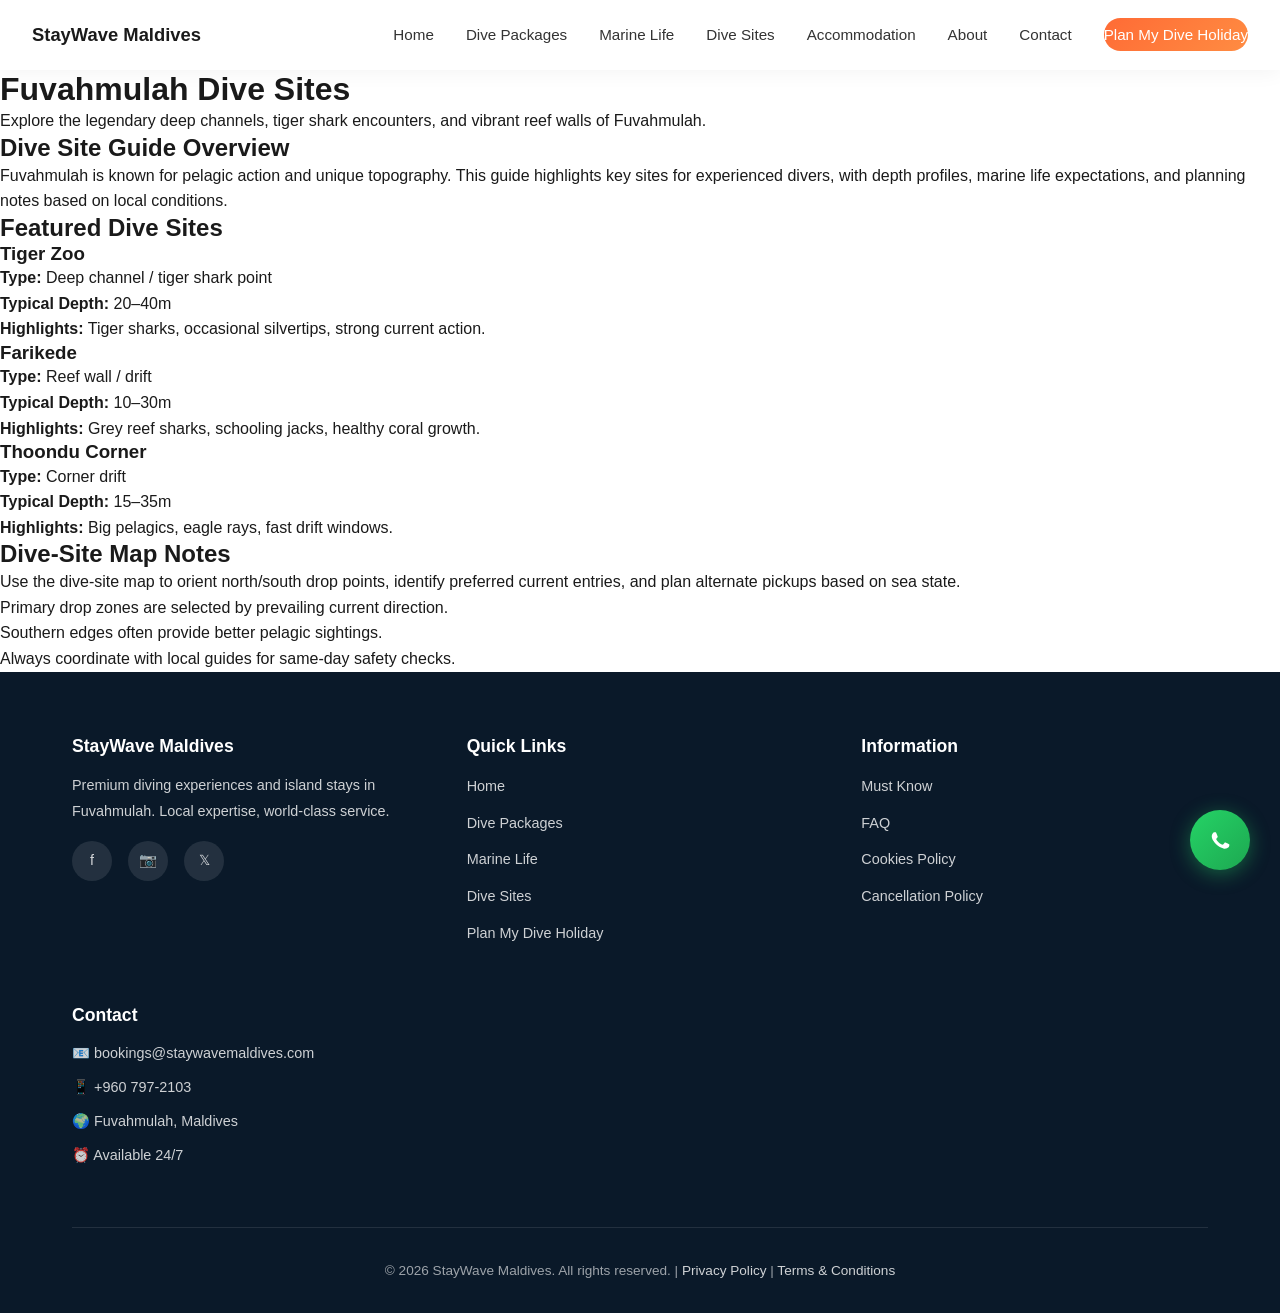
<file: dive-sites.html>
<!DOCTYPE html>
<html lang="en">
<head>
  <meta charset="UTF-8" />
  <meta name="viewport" content="width=device-width, initial-scale=1.0" />
  <title>Dive Sites | StayWave Maldives</title>

  <!-- Canonical URL -->
  <link rel="canonical" href="https://www.staywavemaldives.com/dive-sites.html">

  <!-- Open Graph Tags -->
  <meta property="og:type" content="website">
  <meta property="og:title" content="Dive Sites | StayWave Maldives">
  <meta property="og:description" content="Explore the legendary dive sites of Fuvahmulah — tiger shark encounters, deep channels, and vibrant reef walls with StayWave Maldives.">
  <meta property="og:url" content="https://www.staywavemaldives.com/dive-sites.html">
  <meta property="og:site_name" content="StayWave Maldives">
  <meta property="og:image" content="https://www.staywavemaldives.com/assets/images/og-dive-sites.jpg">

  <!-- Twitter Card Tags -->
  <meta name="twitter:card" content="summary_large_image">
  <meta name="twitter:title" content="Dive Sites | StayWave Maldives">
  <meta name="twitter:description" content="Discover Tiger Zoo, Farikede, Thoondu Corner and more — the world-class dive sites of Fuvahmulah, Maldives.">
  <meta name="twitter:image" content="https://www.staywavemaldives.com/assets/images/og-dive-sites.jpg">

  <link rel="stylesheet" href="assets/styles/reset.css" media="all">
  <link rel="stylesheet" href="assets/styles/global.css" media="all">
  <link rel="stylesheet" href="assets/styles/navigation.css" media="all">
  <link rel="stylesheet" href="assets/styles/footer.css" media="all">
</head>
<body>
  <nav class="navbar" id="navbar" role="navigation" aria-label="Main navigation">
    <div class="navbar-container">
      <div class="navbar-brand">
        <a href="index.html" aria-label="StayWave Maldives — go to homepage">
          <span class="brand-name">StayWave Maldives</span>
        </a>
      </div>

      <button class="hamburger" id="hamburger" aria-label="Toggle navigation menu" aria-expanded="false" aria-controls="navbar-menu">
        <span></span>
        <span></span>
        <span></span>
      </button>

      <ul class="navbar-menu" id="navbar-menu" role="menubar">
        <li role="none"><a href="index.html" role="menuitem">Home</a></li>
        <li role="none"><a href="dive-packages.html" role="menuitem">Dive Packages</a></li>
        <li role="none"><a href="marine-life.html" role="menuitem">Marine Life</a></li>
        <li role="none"><a href="dive-sites.html" role="menuitem" aria-current="page">Dive Sites</a></li>
        <li role="none"><a href="accommodation.html" role="menuitem">Accommodation</a></li>
        <li role="none"><a href="about.html" role="menuitem">About</a></li>
        <li role="none"><a href="index.html#contact" role="menuitem">Contact</a></li>
        <li role="none">
          <a href="build-my-dive-holiday.html" class="btn-book-now" role="menuitem">Plan My Dive Holiday</a>
        </li>
      </ul>
    </div>
  </nav>

  <header>
    <h1>Fuvahmulah Dive Sites</h1>
    <p>Explore the legendary deep channels, tiger shark encounters, and vibrant reef walls of Fuvahmulah.</p>
  </header>

  <main>
    <section id="overview">
      <h2>Dive Site Guide Overview</h2>
      <p>
        Fuvahmulah is known for pelagic action and unique topography. This guide highlights key sites for experienced divers,
        with depth profiles, marine life expectations, and planning notes based on local conditions.
      </p>
    </section>

    <section id="sites">
      <h2>Featured Dive Sites</h2>

      <article class="site-card">
        <h3>Tiger Zoo</h3>
        <p><strong>Type:</strong> Deep channel / tiger shark point</p>
        <p><strong>Typical Depth:</strong> 20–40m</p>
        <p><strong>Highlights:</strong> Tiger sharks, occasional silvertips, strong current action.</p>
      </article>

      <article class="site-card">
        <h3>Farikede</h3>
        <p><strong>Type:</strong> Reef wall / drift</p>
        <p><strong>Typical Depth:</strong> 10–30m</p>
        <p><strong>Highlights:</strong> Grey reef sharks, schooling jacks, healthy coral growth.</p>
      </article>

      <article class="site-card">
        <h3>Thoondu Corner</h3>
        <p><strong>Type:</strong> Corner drift</p>
        <p><strong>Typical Depth:</strong> 15–35m</p>
        <p><strong>Highlights:</strong> Big pelagics, eagle rays, fast drift windows.</p>
      </article>
    </section>

    <section id="map">
      <h2>Dive-Site Map Notes</h2>
      <p>
        Use the dive-site map to orient north/south drop points, identify preferred current entries,
        and plan alternate pickups based on sea state.
      </p>
      <ul>
        <li>Primary drop zones are selected by prevailing current direction.</li>
        <li>Southern edges often provide better pelagic sightings.</li>
        <li>Always coordinate with local guides for same-day safety checks.</li>
      </ul>
    </section>
  </main>

  <footer class="footer" id="footer" role="contentinfo">
    <div class="container">
      <div class="footer-grid">
        <div class="footer-section">
          <h4>StayWave Maldives</h4>
          <p>Premium diving experiences and island stays in Fuvahmulah. Local expertise, world-class service.</p>
          <div class="social-links">
            <a href="https://www.facebook.com/staywavemaldives" aria-label="StayWave Maldives on Facebook" title="Facebook" target="_blank" rel="noopener noreferrer">f</a>
            <a href="https://www.instagram.com/staywavemaldives" aria-label="StayWave Maldives on Instagram" title="Instagram" target="_blank" rel="noopener noreferrer">📷</a>
            <a href="https://twitter.com/staywavemaldives" aria-label="StayWave Maldives on Twitter/X" title="Twitter / X" target="_blank" rel="noopener noreferrer">𝕏</a>
          </div>
        </div>

        <div class="footer-section">
          <h4>Quick Links</h4>
          <ul>
            <li><a href="index.html">Home</a></li>
            <li><a href="dive-packages.html">Dive Packages</a></li>
            <li><a href="marine-life.html">Marine Life</a></li>
            <li><a href="dive-sites.html" aria-current="page">Dive Sites</a></li>
            <li><a href="build-my-dive-holiday.html">Plan My Dive Holiday</a></li>
          </ul>
        </div>

        <div class="footer-section">
                    <h4>Information</h4>
                    <ul>
                        <li><a href="must-know.html">Must Know</a></li>
                        <li><a href="faq.html">FAQ</a></li>
                        <li><a href="cookies.html">Cookies Policy</a></li>
                        <li><a href="cancellation.html">Cancellation Policy</a></li>
                    </ul>
                </div>

        <div class="footer-section">
          <h4>Contact</h4>
          <ul class="contact-info">
            <li>📧 <a href="mailto:bookings@staywavemaldives.com">bookings@staywavemaldives.com</a></li>
            <li>📱 <a href="https://wa.me/9607972103" target="_blank" rel="noopener noreferrer">+960 797-2103</a></li>
            <li>🌍 Fuvahmulah, Maldives</li>
            <li>⏰ Available 24/7</li>
          </ul>
        </div>
      </div>

      <div class="footer-bottom">
                <p>&copy; 2026 StayWave Maldives. All rights reserved. | <a href="privacy.html">Privacy Policy</a> | <a href="terms.html">Terms &amp; Conditions</a></p>
            </div>
    </div>
  </footer>

  <a href="https://wa.me/9607972103" class="whatsapp-button" target="_blank" rel="noopener noreferrer" aria-label="Contact us on WhatsApp" title="Chat with us on WhatsApp">
    <svg viewBox="0 0 24 24" fill="currentColor" aria-hidden="true">
      <path d="M17.472 14.382c-.297-.149-1.758-.867-2.03-.967-.273-.099-.471-.148-.67.15-.197.297-.767.966-.94 1.164-.173.199-.347.223-.644.075-.297-.15-1.255-.463-2.39-1.475-.883-.788-1.48-1.76-1.653-2.059-.173-.298-.018-.459.13-.608.134-.132.298-.347.446-.52.151-.174.2-.298.3-.497.099-.198.05-.372-.025-.521-.075-.149-.669-1.612-.916-2.206-.242-.579-.487-.5-.669-.51l-.571-.01c-.198 0-.521.075-.792.372-.272.298-1.04 1.016-1.04 2.479 0 1.463 1.065 2.877 1.213 3.075.149.198 2.096 3.2 5.077 4.487.709.306 1.263.489 1.694.626.712.227 1.36.195 1.872.118.571-.085 1.758-.719 2.006-1.414.248-.694.248-1.29.173-1.414-.074-.124-.272-.198-.57-.347z"/>
    </svg>
  </a>

  <script defer src="assets/scripts/navigation.js"></script>
  <script defer src="assets/scripts/main.js"></script>
</body>
</html>
</file>
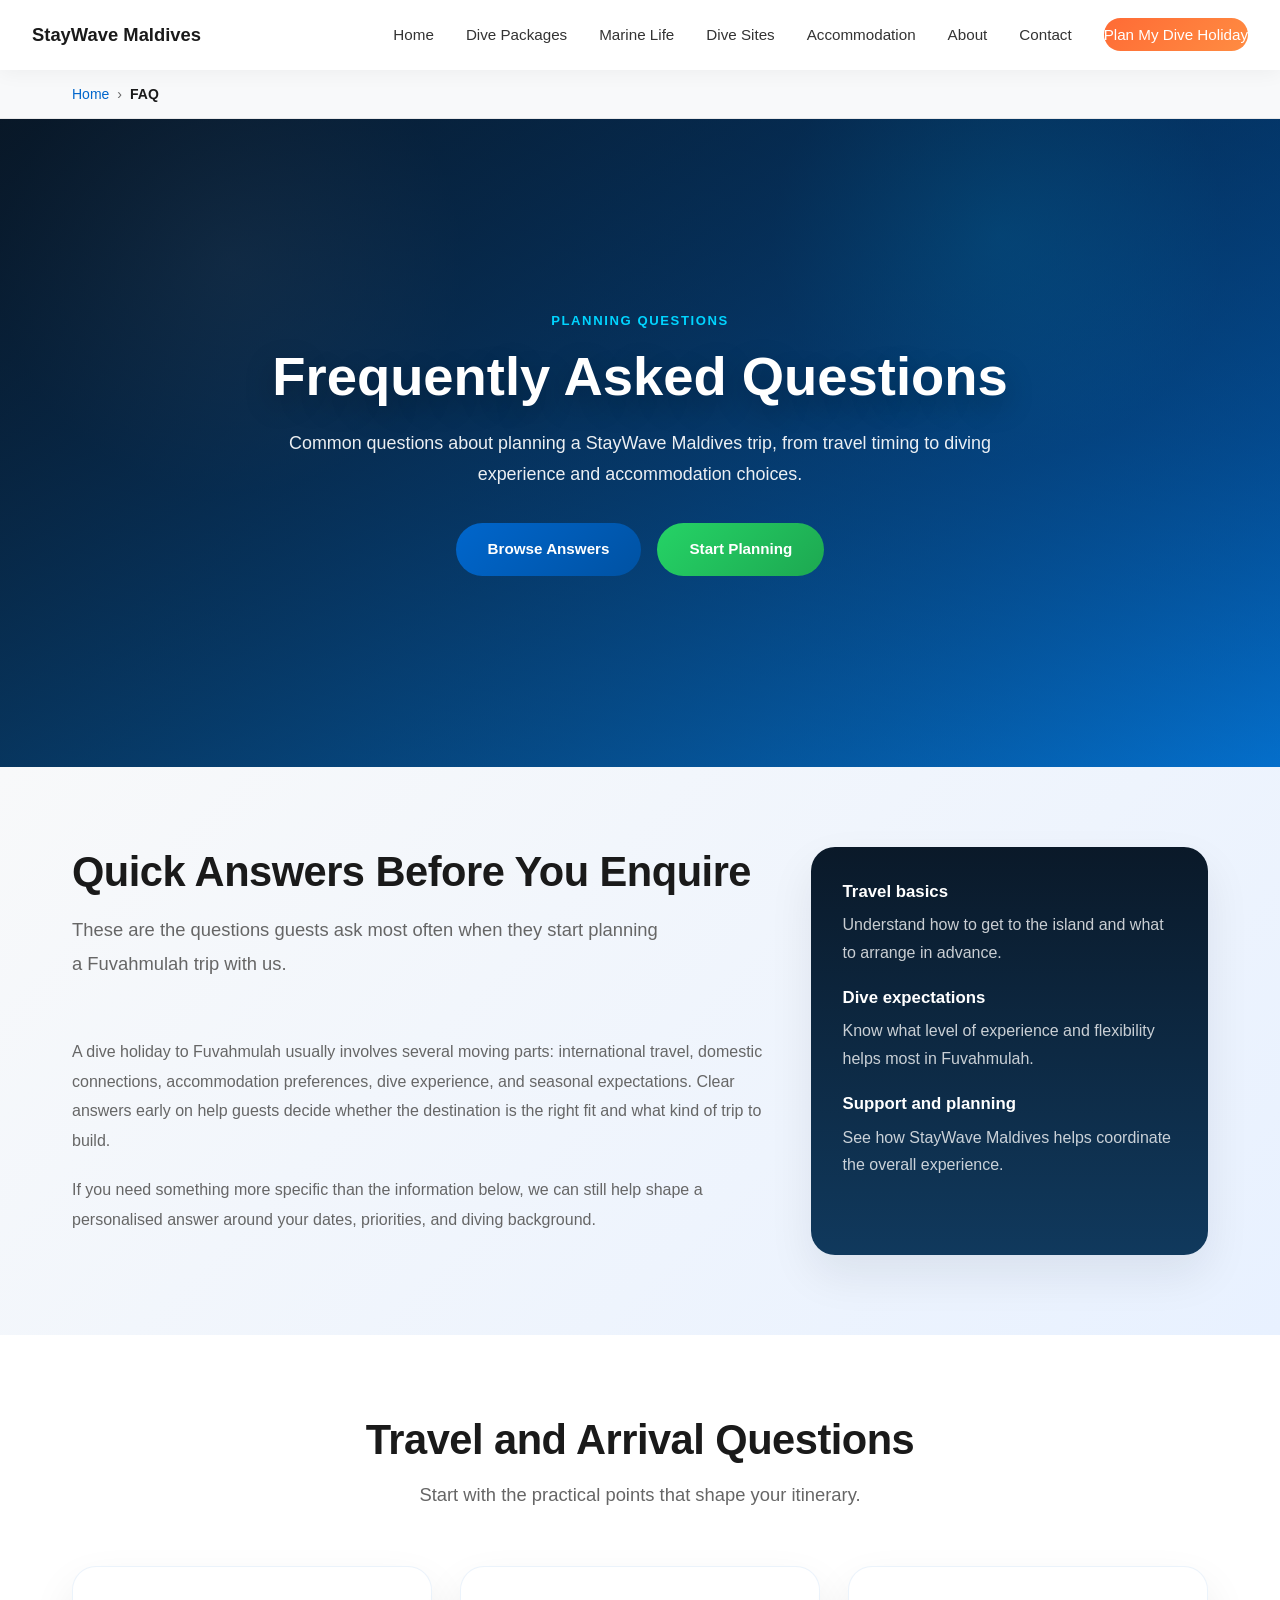
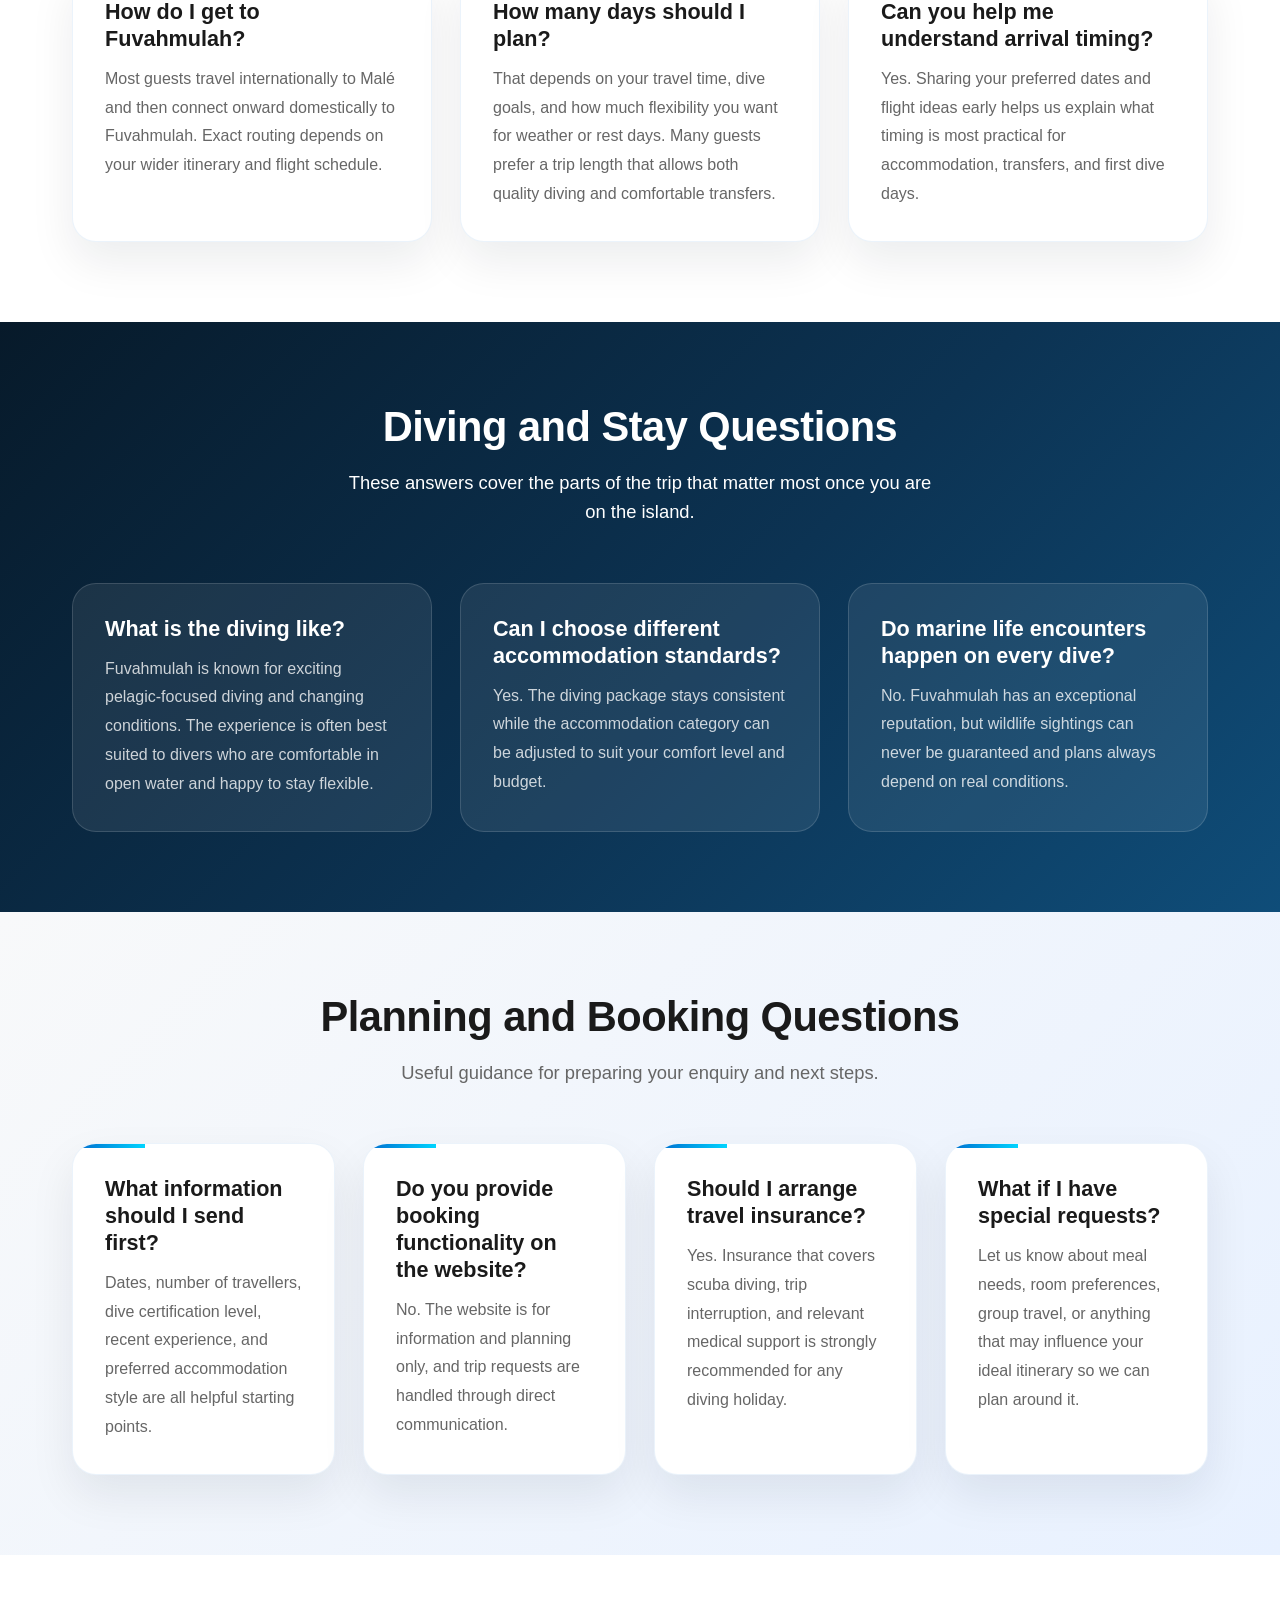
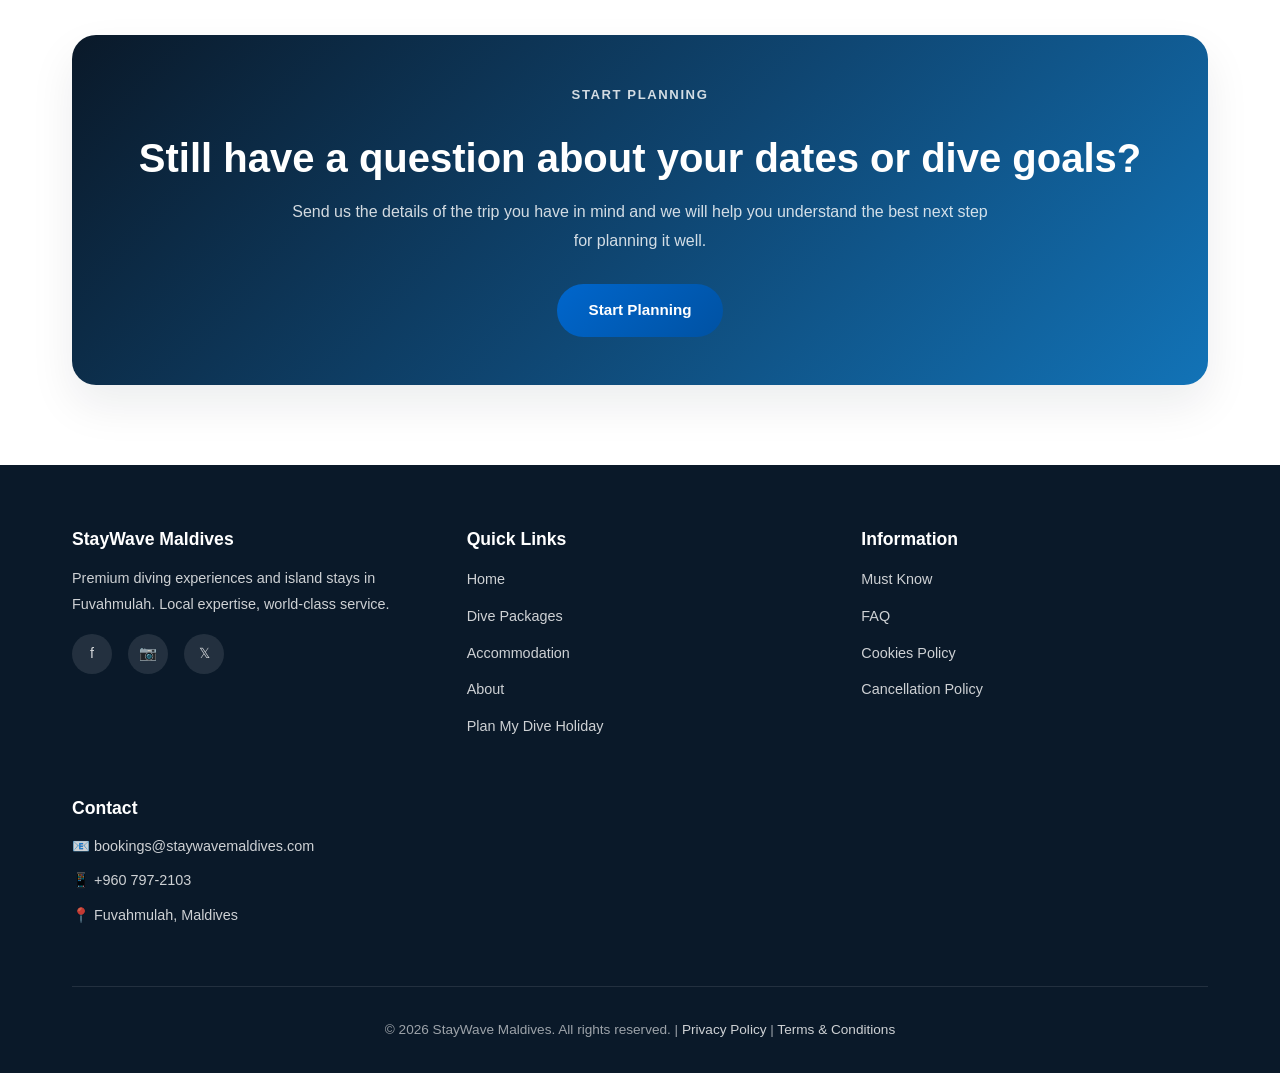
<file: faq.html>
<!DOCTYPE html>
<html lang="en">
<head>
    <!-- Meta Tags -->
    <meta charset="UTF-8">
    <meta name="viewport" content="width=device-width, initial-scale=1.0">
    <meta name="description" content="Find answers to common questions about StayWave Maldives, including travel planning, accommodation, diving conditions, support, and trip preparation.">
    <meta name="keywords" content="StayWave Maldives FAQ, Fuvahmulah diving questions, Maldives dive holiday answers, Fuvahmulah travel FAQ">
    <meta name="author" content="StayWave Maldives">
    <meta name="robots" content="index, follow">
    <meta name="language" content="English">

    <!-- Canonical URL -->
    <link rel="canonical" href="https://staywavemaldives.com/faq.html">

    <!-- Open Graph Tags -->
    <meta property="og:type" content="website">
    <meta property="og:url" content="https://staywavemaldives.com/faq.html">
    <meta property="og:title" content="Frequently Asked Questions | StayWave Maldives">
    <meta property="og:description" content="Find answers to common questions about StayWave Maldives, including travel planning, accommodation, diving conditions, support, and trip preparation.">
    <meta property="og:image" content="https://staywavemaldives.com/assets/images/og-image.jpg">
    <meta property="og:image:width" content="1200">
    <meta property="og:image:height" content="630">
    <meta property="og:image:alt" content="Frequently asked questions about StayWave Maldives">
    <meta property="og:site_name" content="StayWave Maldives">
    <meta property="og:locale" content="en_US">

    <!-- Twitter Card Tags -->
    <meta name="twitter:card" content="summary_large_image">
    <meta name="twitter:url" content="https://staywavemaldives.com/faq.html">
    <meta name="twitter:title" content="Frequently Asked Questions | StayWave Maldives">
    <meta name="twitter:description" content="Find answers to common questions about StayWave Maldives, including travel planning, accommodation, diving conditions, support, and trip preparation.">
    <meta name="twitter:image" content="https://staywavemaldives.com/assets/images/twitter-image.jpg">
    <meta name="twitter:creator" content="@staywavemaldives">

    <!-- Favicon -->

    <!-- Theme Color -->
    <meta name="theme-color" content="#0066cc">

    <title>Frequently Asked Questions | StayWave Maldives</title>

    <script type="application/ld+json">
    {
        "@context": "https://schema.org",
        "@type": "FAQPage",
        "name": "Frequently Asked Questions",
        "url": "https://staywavemaldives.com/faq.html",
        "description": "Find answers to common questions about StayWave Maldives, including travel planning, accommodation, diving conditions, support, and trip preparation.",
        "breadcrumb": {
            "@type": "BreadcrumbList",
            "itemListElement": [
                {
                    "@type": "ListItem",
                    "position": 1,
                    "name": "Home",
                    "item": "https://staywavemaldives.com/"
                },
                {
                    "@type": "ListItem",
                    "position": 2,
                    "name": "FAQ",
                    "item": "https://staywavemaldives.com/faq.html"
                }
            ]
        },
        "mainEntity": [
            {
                "@type": "Question",
                "name": "How do I get to Fuvahmulah?",
                "acceptedAnswer": {
                    "@type": "Answer",
                    "text": "Most travellers fly internationally to Mal\u00e9 and then continue on a domestic connection to Fuvahmulah."
                }
            },
            {
                "@type": "Question",
                "name": "What is the diving like in Fuvahmulah?",
                "acceptedAnswer": {
                    "@type": "Answer",
                    "text": "The island is known for pelagic encounters, changing conditions, and dive plans that are shaped around the best available opportunities."
                }
            },
            {
                "@type": "Question",
                "name": "Can I choose my accommodation level?",
                "acceptedAnswer": {
                    "@type": "Answer",
                    "text": "Yes. StayWave Maldives pairs the diving experience with an accommodation category that suits your preferred comfort level and budget."
                }
            },
            {
                "@type": "Question",
                "name": "Do you take bookings directly on the website?",
                "acceptedAnswer": {
                    "@type": "Answer",
                    "text": "No. The website provides information and trip-planning guidance, but no interactive booking flow is implemented here."
                }
            },
            {
                "@type": "Question",
                "name": "What should I include in my enquiry?",
                "acceptedAnswer": {
                    "@type": "Answer",
                    "text": "Share your dates, group size, certification level, recent diving experience, and preferred stay style to help us guide you well."
                }
            },
            {
                "@type": "Question",
                "name": "Is travel insurance recommended?",
                "acceptedAnswer": {
                    "@type": "Answer",
                    "text": "Yes. Diving holidays are best supported by insurance that covers scuba diving, cancellations, delays, and medical needs relevant to your trip."
                }
            }
        ]
    }
    </script>

    <!-- CSS Files -->
    <link rel="stylesheet" href="assets/styles/reset.css" media="all">
    <link rel="stylesheet" href="assets/styles/global.css" media="all">
    <link rel="stylesheet" href="assets/styles/navigation.css" media="all">
    <link rel="stylesheet" href="assets/styles/footer.css" media="all">
    <link rel="stylesheet" href="assets/styles/about.css" media="all">

    <!-- DNS Prefetch -->
    <link rel="dns-prefetch" href="//fonts.googleapis.com">
    <link rel="dns-prefetch" href="//www.google-analytics.com">
</head>
<body>
    <nav class="navbar" id="navbar" role="navigation" aria-label="Main navigation">
        <div class="navbar-container">
            <div class="navbar-brand">
                <a href="index.html" aria-label="StayWave Maldives — go to homepage">
                    <span class="brand-name">StayWave Maldives</span>
                </a>
            </div>

            <button class="hamburger" id="hamburger" aria-label="Toggle navigation menu" aria-expanded="false" aria-controls="navbar-menu">
                <span></span>
                <span></span>
                <span></span>
            </button>

            <ul class="navbar-menu" id="navbar-menu" role="menubar">
                <li role="none"><a href="index.html" role="menuitem">Home</a></li>
                <li role="none"><a href="dive-packages.html" role="menuitem">Dive Packages</a></li>
                <li role="none"><a href="marine-life.html" role="menuitem">Marine Life</a></li>
                <li role="none"><a href="dive-sites.html" role="menuitem">Dive Sites</a></li>
                <li role="none"><a href="accommodation.html" role="menuitem">Accommodation</a></li>
                <li role="none"><a href="about.html" role="menuitem">About</a></li>
                <li role="none"><a href="index.html#contact" role="menuitem">Contact</a></li>
                <li role="none">
                    <a href="build-my-dive-holiday.html" class="btn-book-now" role="menuitem">Plan My Dive Holiday</a>
                </li>
            </ul>
        </div>
    </nav>

    <nav class="breadcrumbs" aria-label="Breadcrumb">
        <div class="container">
            <ol class="breadcrumbs-list" itemscope itemtype="https://schema.org/BreadcrumbList">
                <li itemprop="itemListElement" itemscope itemtype="https://schema.org/ListItem">
                    <a href="index.html" itemprop="item"><span itemprop="name">Home</span></a>
                    <meta itemprop="position" content="1">
                </li>
                <li itemprop="itemListElement" itemscope itemtype="https://schema.org/ListItem">
                    <span class="current" itemprop="name">FAQ</span>
                    <meta itemprop="position" content="2">
                </li>
            </ol>
        </div>
    </nav>

    <header class="page-hero" role="banner">
        <div class="page-hero-background" role="img" aria-label="Ocean-inspired banner for the Frequently Asked Questions page"></div>
        <div class="page-hero-overlay" aria-hidden="true"></div>
        <div class="page-hero-content">
            <p class="page-hero-label">Planning Questions</p>
            <h1 class="page-hero-title">Frequently Asked Questions</h1>
            <p class="page-hero-subtitle">Common questions about planning a StayWave Maldives trip, from travel timing to diving experience and accommodation choices.</p>
            <div class="page-hero-buttons">
                <a href="#faq-overview" class="btn btn-primary">Browse Answers</a>
                <a href="build-my-dive-holiday.html" class="btn btn-secondary">Start Planning</a>
            </div>
        </div>
    </header>

    <main>
        <section class="about-story" id="faq-overview" aria-labelledby="faq-overview-heading">
            <div class="container story-layout">
                <article class="story-copy">
                    <div class="section-header section-header-left">
                        <h2 id="faq-overview-heading">Quick Answers Before You Enquire</h2>
                        <p>These are the questions guests ask most often when they start planning a Fuvahmulah trip with us.</p>
                    </div>
                    <p>A dive holiday to Fuvahmulah usually involves several moving parts: international travel, domestic connections, accommodation preferences, dive experience, and seasonal expectations. Clear answers early on help guests decide whether the destination is the right fit and what kind of trip to build.</p>
                    <p>If you need something more specific than the information below, we can still help shape a personalised answer around your dates, priorities, and diving background.</p>
                </article>
                <aside class="story-highlight" aria-label="Frequently Asked Questions highlights">
                    <ul class="story-points">
                            <li><strong>Travel basics</strong><span>Understand how to get to the island and what to arrange in advance.</span></li>
                            <li><strong>Dive expectations</strong><span>Know what level of experience and flexibility helps most in Fuvahmulah.</span></li>
                            <li><strong>Support and planning</strong><span>See how StayWave Maldives helps coordinate the overall experience.</span></li>
                    </ul>
                </aside>
            </div>
        </section>

        <section class="about-reasons" aria-labelledby="travel-and-arrival-questions-heading">
            <div class="container">
                <div class="section-header">
                    <h2 id="travel-and-arrival-questions-heading">Travel and Arrival Questions</h2>
                    <p>Start with the practical points that shape your itinerary.</p>
                </div>
                <div class="info-grid">
                    <article class="info-card">
                        <h3>How do I get to Fuvahmulah?</h3>
                        <p>Most guests travel internationally to Malé and then connect onward domestically to Fuvahmulah. Exact routing depends on your wider itinerary and flight schedule.</p>
                    </article>
                    <article class="info-card">
                        <h3>How many days should I plan?</h3>
                        <p>That depends on your travel time, dive goals, and how much flexibility you want for weather or rest days. Many guests prefer a trip length that allows both quality diving and comfortable transfers.</p>
                    </article>
                    <article class="info-card">
                        <h3>Can you help me understand arrival timing?</h3>
                        <p>Yes. Sharing your preferred dates and flight ideas early helps us explain what timing is most practical for accommodation, transfers, and first dive days.</p>
                    </article>
                </div>
            </div>
        </section>

        <section class="about-destination" aria-labelledby="diving-and-stay-questions-heading">
            <div class="container">
                <div class="section-header destination-header">
                    <h2 id="diving-and-stay-questions-heading">Diving and Stay Questions</h2>
                    <p>These answers cover the parts of the trip that matter most once you are on the island.</p>
                </div>
                <div class="info-grid info-grid-dark">
                    <article class="info-card info-card-dark">
                        <h3>What is the diving like?</h3>
                        <p>Fuvahmulah is known for exciting pelagic-focused diving and changing conditions. The experience is often best suited to divers who are comfortable in open water and happy to stay flexible.</p>
                    </article>
                    <article class="info-card info-card-dark">
                        <h3>Can I choose different accommodation standards?</h3>
                        <p>Yes. The diving package stays consistent while the accommodation category can be adjusted to suit your comfort level and budget.</p>
                    </article>
                    <article class="info-card info-card-dark">
                        <h3>Do marine life encounters happen on every dive?</h3>
                        <p>No. Fuvahmulah has an exceptional reputation, but wildlife sightings can never be guaranteed and plans always depend on real conditions.</p>
                    </article>
                </div>
            </div>
        </section>

        <section class="about-values" aria-labelledby="planning-and-booking-questions-heading">
            <div class="container">
                <div class="section-header">
                    <h2 id="planning-and-booking-questions-heading">Planning and Booking Questions</h2>
                    <p>Useful guidance for preparing your enquiry and next steps.</p>
                </div>
                <div class="values-grid">
                    <article class="value-card">
                        <h3>What information should I send first?</h3>
                        <p>Dates, number of travellers, dive certification level, recent experience, and preferred accommodation style are all helpful starting points.</p>
                    </article>
                    <article class="value-card">
                        <h3>Do you provide booking functionality on the website?</h3>
                        <p>No. The website is for information and planning only, and trip requests are handled through direct communication.</p>
                    </article>
                    <article class="value-card">
                        <h3>Should I arrange travel insurance?</h3>
                        <p>Yes. Insurance that covers scuba diving, trip interruption, and relevant medical support is strongly recommended for any diving holiday.</p>
                    </article>
                    <article class="value-card">
                        <h3>What if I have special requests?</h3>
                        <p>Let us know about meal needs, room preferences, group travel, or anything that may influence your ideal itinerary so we can plan around it.</p>
                    </article>
                </div>
            </div>
        </section>

        <section class="about-cta" aria-labelledby="cta-heading">
            <div class="container">
                <div class="cta-panel">
                    <p class="cta-kicker">Start planning</p>
                    <h2 id="cta-heading">Still have a question about your dates or dive goals?</h2>
                    <p>Send us the details of the trip you have in mind and we will help you understand the best next step for planning it well.</p>
                    <a href="build-my-dive-holiday.html" class="btn btn-primary">Start Planning</a>
                </div>
            </div>
        </section>
    </main>

    <footer class="footer" id="footer" role="contentinfo">
        <div class="container">
            <div class="footer-grid">
                <div class="footer-section">
                    <h4>StayWave Maldives</h4>
                    <p>Premium diving experiences and island stays in Fuvahmulah. Local expertise, world-class service.</p>
                    <div class="social-links">
                        <a href="https://www.facebook.com/staywavemaldives" aria-label="StayWave Maldives on Facebook" title="Facebook" target="_blank" rel="noopener noreferrer">f</a>
                        <a href="https://www.instagram.com/staywavemaldives" aria-label="StayWave Maldives on Instagram" title="Instagram" target="_blank" rel="noopener noreferrer">📷</a>
                        <a href="https://twitter.com/staywavemaldives" aria-label="StayWave Maldives on Twitter/X" title="Twitter / X" target="_blank" rel="noopener noreferrer">𝕏</a>
                    </div>
                </div>

                <div class="footer-section">
                    <h4>Quick Links</h4>
                    <ul>
                        <li><a href="index.html">Home</a></li>
                        <li><a href="dive-packages.html">Dive Packages</a></li>
                        <li><a href="accommodation.html">Accommodation</a></li>
                        <li><a href="about.html">About</a></li>
                        <li><a href="build-my-dive-holiday.html">Plan My Dive Holiday</a></li>
                    </ul>
                </div>

                <div class="footer-section">
                    <h4>Information</h4>
                    <ul>
                        <li><a href="must-know.html">Must Know</a></li>
                        <li><a href="faq.html" aria-current="page">FAQ</a></li>
                        <li><a href="cookies.html">Cookies Policy</a></li>
                        <li><a href="cancellation.html">Cancellation Policy</a></li>
                    </ul>
                </div>

                <div class="footer-section" id="contact">
                    <h4>Contact</h4>
                    <ul class="contact-info">
                        <li>📧 <a href="mailto:bookings@staywavemaldives.com">bookings@staywavemaldives.com</a></li>
                        <li>📱 <a href="https://wa.me/9607972103" target="_blank" rel="noopener noreferrer">+960 797-2103</a></li>
                        <li>📍 Fuvahmulah, Maldives</li>
                    </ul>
                </div>
            </div>

            <div class="footer-bottom">
                <p>&copy; 2026 StayWave Maldives. All rights reserved. | <a href="privacy.html">Privacy Policy</a> | <a href="terms.html">Terms &amp; Conditions</a></p>
            </div>
        </div>
    </footer>

    <script defer src="assets/scripts/navigation.js"></script>
</body>
</html>
</file>
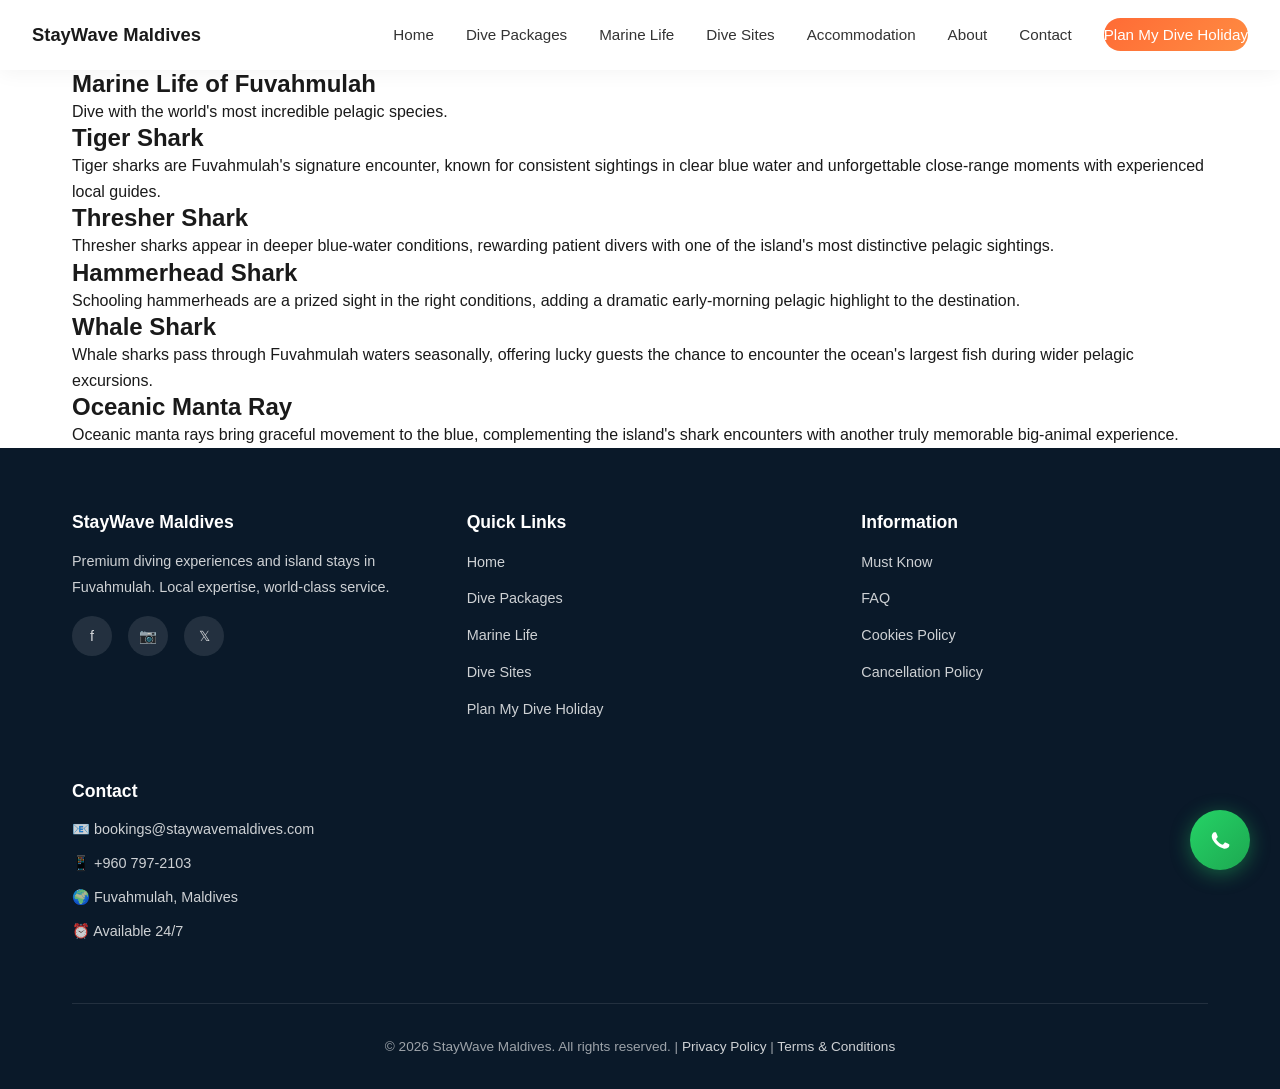
<file: marine-life.html>
<!DOCTYPE html>
<html lang="en">
<head>
    <meta charset="UTF-8" />
    <meta name="viewport" content="width=device-width, initial-scale=1.0" />
    <title>Marine Life | Staywave Maldives</title>

    <!-- Canonical URL -->
    <link rel="canonical" href="https://www.staywavemaldives.com/marine-life.html">

    <!-- Open Graph Tags -->
    <meta property="og:type" content="website">
    <meta property="og:title" content="Marine Life | StayWave Maldives">
    <meta property="og:description" content="Dive with tiger sharks, whale sharks, thresher sharks, hammerheads, and manta rays in the incredible waters of Fuvahmulah, Maldives.">
    <meta property="og:url" content="https://www.staywavemaldives.com/marine-life.html">
    <meta property="og:site_name" content="StayWave Maldives">
    <meta property="og:image" content="https://www.staywavemaldives.com/assets/images/og-marine-life.jpg">

    <!-- Twitter Card Tags -->
    <meta name="twitter:card" content="summary_large_image">
    <meta name="twitter:title" content="Marine Life | StayWave Maldives">
    <meta name="twitter:description" content="Encounter the world's most incredible pelagic species — tiger sharks, whale sharks, manta rays and more in Fuvahmulah.">
    <meta name="twitter:image" content="https://www.staywavemaldives.com/assets/images/og-marine-life.jpg">

    <link rel="stylesheet" href="assets/styles/reset.css" media="all">
    <link rel="stylesheet" href="assets/styles/global.css" media="all">
    <link rel="stylesheet" href="assets/styles/navigation.css" media="all">
    <link rel="stylesheet" href="assets/styles/footer.css" media="all">
</head>
<body>
    <nav class="navbar" id="navbar" role="navigation" aria-label="Main navigation">
        <div class="navbar-container">
            <div class="navbar-brand">
                <a href="index.html" aria-label="StayWave Maldives — go to homepage">
                    <span class="brand-name">StayWave Maldives</span>
                </a>
            </div>

            <button class="hamburger" id="hamburger" aria-label="Toggle navigation menu" aria-expanded="false" aria-controls="navbar-menu">
                <span></span>
                <span></span>
                <span></span>
            </button>

            <ul class="navbar-menu" id="navbar-menu" role="menubar">
                <li role="none"><a href="index.html" role="menuitem">Home</a></li>
                <li role="none"><a href="dive-packages.html" role="menuitem">Dive Packages</a></li>
                <li role="none"><a href="marine-life.html" role="menuitem" aria-current="page">Marine Life</a></li>
                <li role="none"><a href="dive-sites.html" role="menuitem">Dive Sites</a></li>
                <li role="none"><a href="accommodation.html" role="menuitem">Accommodation</a></li>
                <li role="none"><a href="about.html" role="menuitem">About</a></li>
                <li role="none"><a href="index.html#contact" role="menuitem">Contact</a></li>
                <li role="none">
                    <a href="build-my-dive-holiday.html" class="btn-book-now" role="menuitem">Plan My Dive Holiday</a>
                </li>
            </ul>
        </div>
    </nav>

    <main>
        <section class="hero">
            <div class="container">
                <h1>Marine Life of Fuvahmulah</h1>
                <p>Dive with the world's most incredible pelagic species.</p>
            </div>
        </section>

        <section class="marine-species">
            <div class="container">
                <article>
                    <h2>Tiger Shark</h2>
                    <p>Tiger sharks are Fuvahmulah's signature encounter, known for consistent sightings in clear blue water and unforgettable close-range moments with experienced local guides.</p>
                </article>

                <article>
                    <h2>Thresher Shark</h2>
                    <p>Thresher sharks appear in deeper blue-water conditions, rewarding patient divers with one of the island's most distinctive pelagic sightings.</p>
                </article>

                <article>
                    <h2>Hammerhead Shark</h2>
                    <p>Schooling hammerheads are a prized sight in the right conditions, adding a dramatic early-morning pelagic highlight to the destination.</p>
                </article>

                <article>
                    <h2>Whale Shark</h2>
                    <p>Whale sharks pass through Fuvahmulah waters seasonally, offering lucky guests the chance to encounter the ocean's largest fish during wider pelagic excursions.</p>
                </article>

                <article>
                    <h2>Oceanic Manta Ray</h2>
                    <p>Oceanic manta rays bring graceful movement to the blue, complementing the island's shark encounters with another truly memorable big-animal experience.</p>
                </article>
            </div>
        </section>
    </main>

    <footer class="footer" id="footer" role="contentinfo">
        <div class="container">
            <div class="footer-grid">
                <div class="footer-section">
                    <h4>StayWave Maldives</h4>
                    <p>Premium diving experiences and island stays in Fuvahmulah. Local expertise, world-class service.</p>
                    <div class="social-links">
                        <a href="https://www.facebook.com/staywavemaldives" aria-label="StayWave Maldives on Facebook" title="Facebook" target="_blank" rel="noopener noreferrer">f</a>
                        <a href="https://www.instagram.com/staywavemaldives" aria-label="StayWave Maldives on Instagram" title="Instagram" target="_blank" rel="noopener noreferrer">📷</a>
                        <a href="https://twitter.com/staywavemaldives" aria-label="StayWave Maldives on Twitter/X" title="Twitter / X" target="_blank" rel="noopener noreferrer">𝕏</a>
                    </div>
                </div>

                <div class="footer-section">
                    <h4>Quick Links</h4>
                    <ul>
                        <li><a href="index.html">Home</a></li>
                        <li><a href="dive-packages.html">Dive Packages</a></li>
                        <li><a href="marine-life.html" aria-current="page">Marine Life</a></li>
                        <li><a href="dive-sites.html">Dive Sites</a></li>
                        <li><a href="build-my-dive-holiday.html">Plan My Dive Holiday</a></li>
                    </ul>
                </div>

                <div class="footer-section">
                    <h4>Information</h4>
                    <ul>
                        <li><a href="must-know.html">Must Know</a></li>
                        <li><a href="faq.html">FAQ</a></li>
                        <li><a href="cookies.html">Cookies Policy</a></li>
                        <li><a href="cancellation.html">Cancellation Policy</a></li>
                    </ul>
                </div>

                <div class="footer-section">
                    <h4>Contact</h4>
                    <ul class="contact-info">
                        <li>📧 <a href="mailto:bookings@staywavemaldives.com">bookings@staywavemaldives.com</a></li>
                        <li>📱 <a href="https://wa.me/9607972103" target="_blank" rel="noopener noreferrer">+960 797-2103</a></li>
                        <li>🌍 Fuvahmulah, Maldives</li>
                        <li>⏰ Available 24/7</li>
                    </ul>
                </div>
            </div>

            <div class="footer-bottom">
                <p>&copy; 2026 StayWave Maldives. All rights reserved. | <a href="privacy.html">Privacy Policy</a> | <a href="terms.html">Terms &amp; Conditions</a></p>
            </div>
        </div>
    </footer>

    <a href="https://wa.me/9607972103" class="whatsapp-button" target="_blank" rel="noopener noreferrer" aria-label="Contact us on WhatsApp" title="Chat with us on WhatsApp">
        <svg viewBox="0 0 24 24" fill="currentColor" aria-hidden="true">
            <path d="M17.472 14.382c-.297-.149-1.758-.867-2.03-.967-.273-.099-.471-.148-.67.15-.197.297-.767.966-.94 1.164-.173.199-.347.223-.644.075-.297-.15-1.255-.463-2.39-1.475-.883-.788-1.48-1.76-1.653-2.059-.173-.298-.018-.459.13-.608.134-.132.298-.347.446-.52.151-.174.2-.298.3-.497.099-.198.05-.372-.025-.521-.075-.149-.669-1.612-.916-2.206-.242-.579-.487-.5-.669-.51l-.571-.01c-.198 0-.521.075-.792.372-.272.298-1.04 1.016-1.04 2.479 0 1.463 1.065 2.877 1.213 3.075.149.198 2.096 3.2 5.077 4.487.709.306 1.263.489 1.694.626.712.227 1.36.195 1.872.118.571-.085 1.758-.719 2.006-1.414.248-.694.248-1.29.173-1.414-.074-.124-.272-.198-.57-.347z"/>
        </svg>
    </a>

    <script defer src="assets/scripts/navigation.js"></script>
    <script defer src="assets/scripts/main.js"></script>
</body>
</html>
</file>
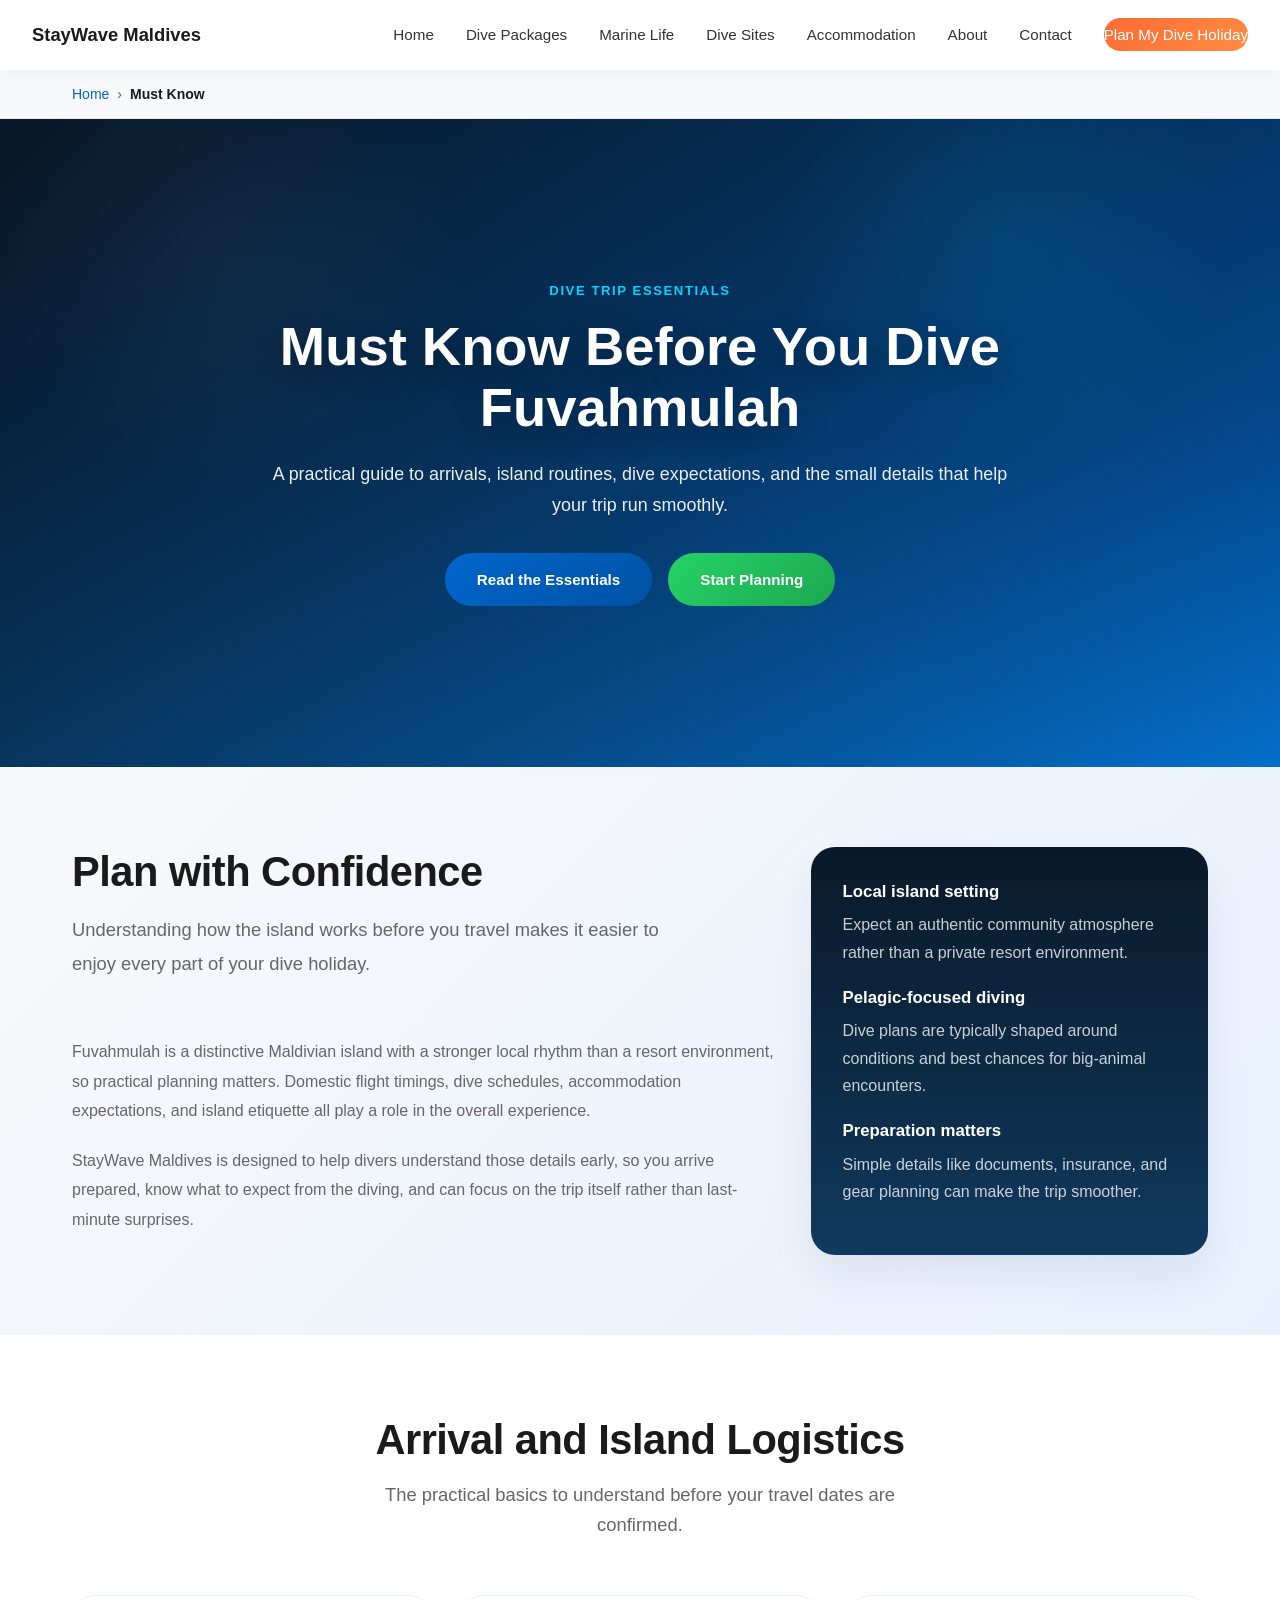
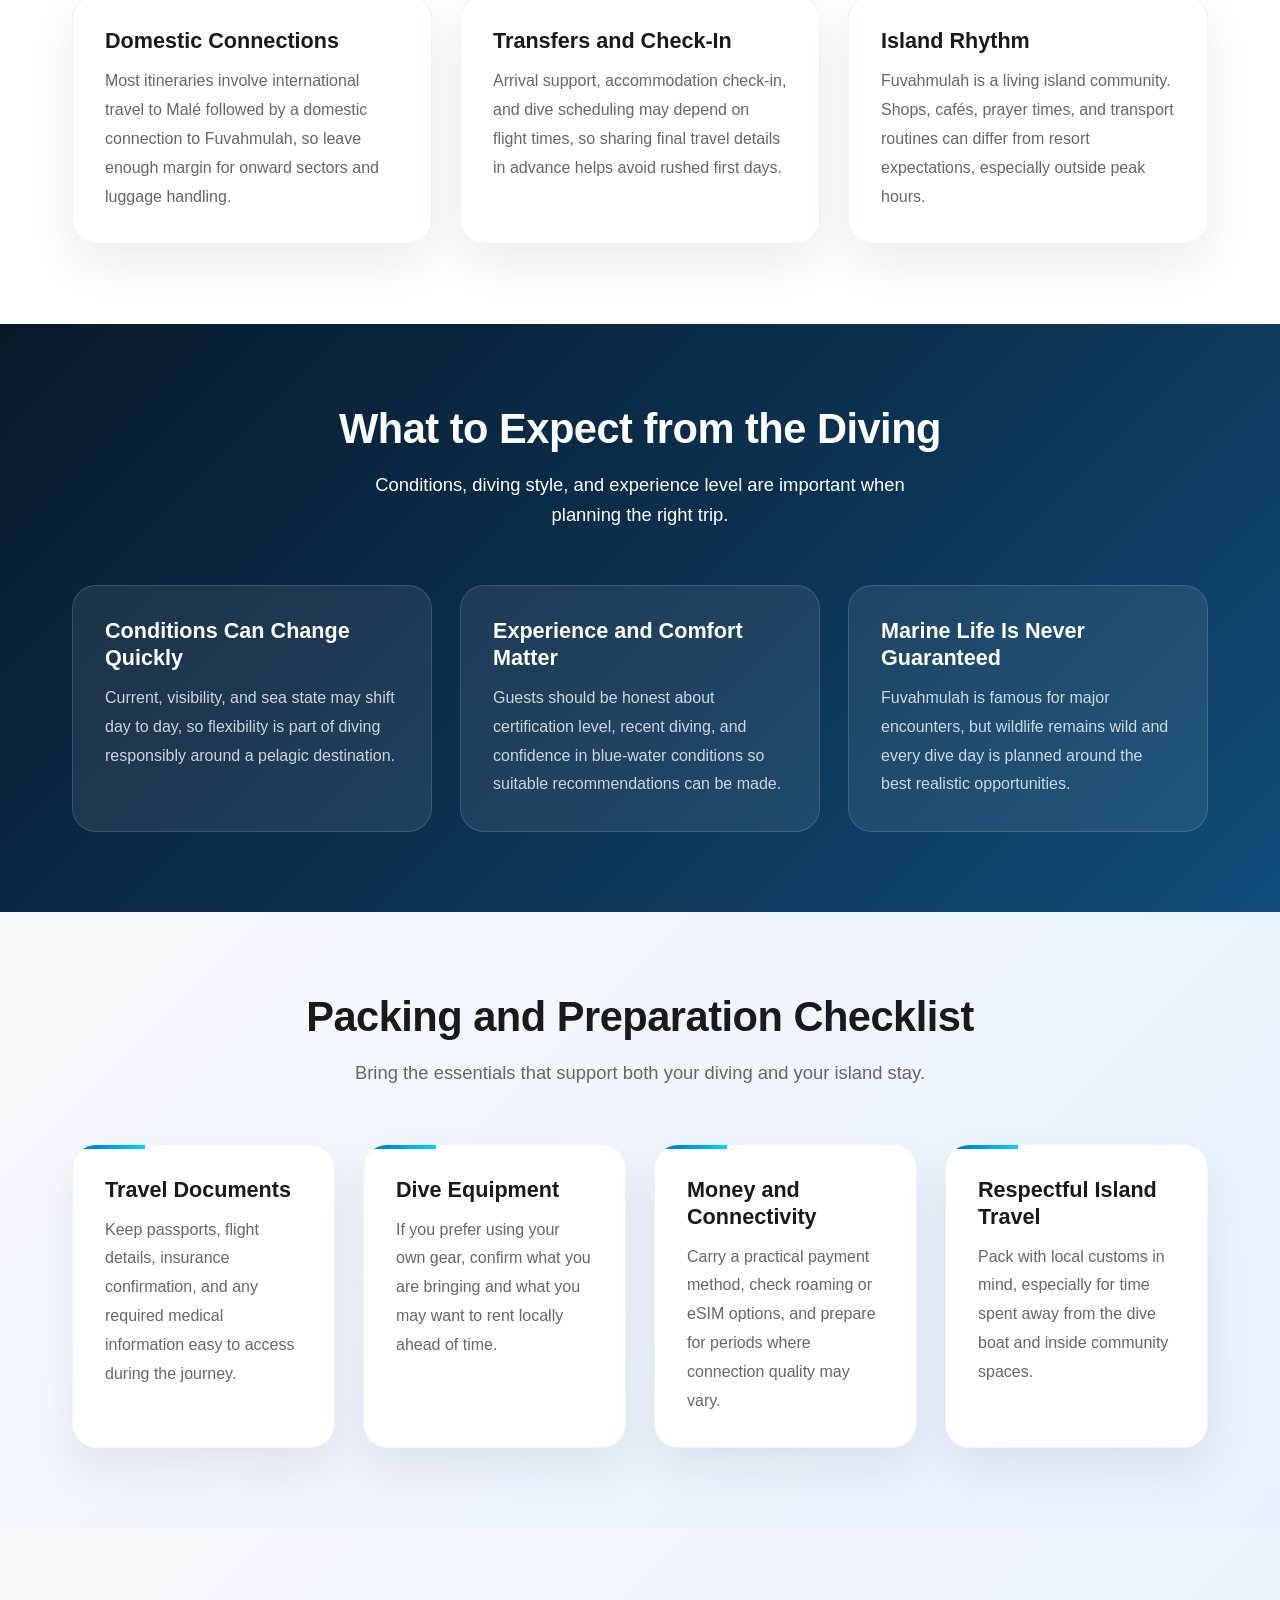
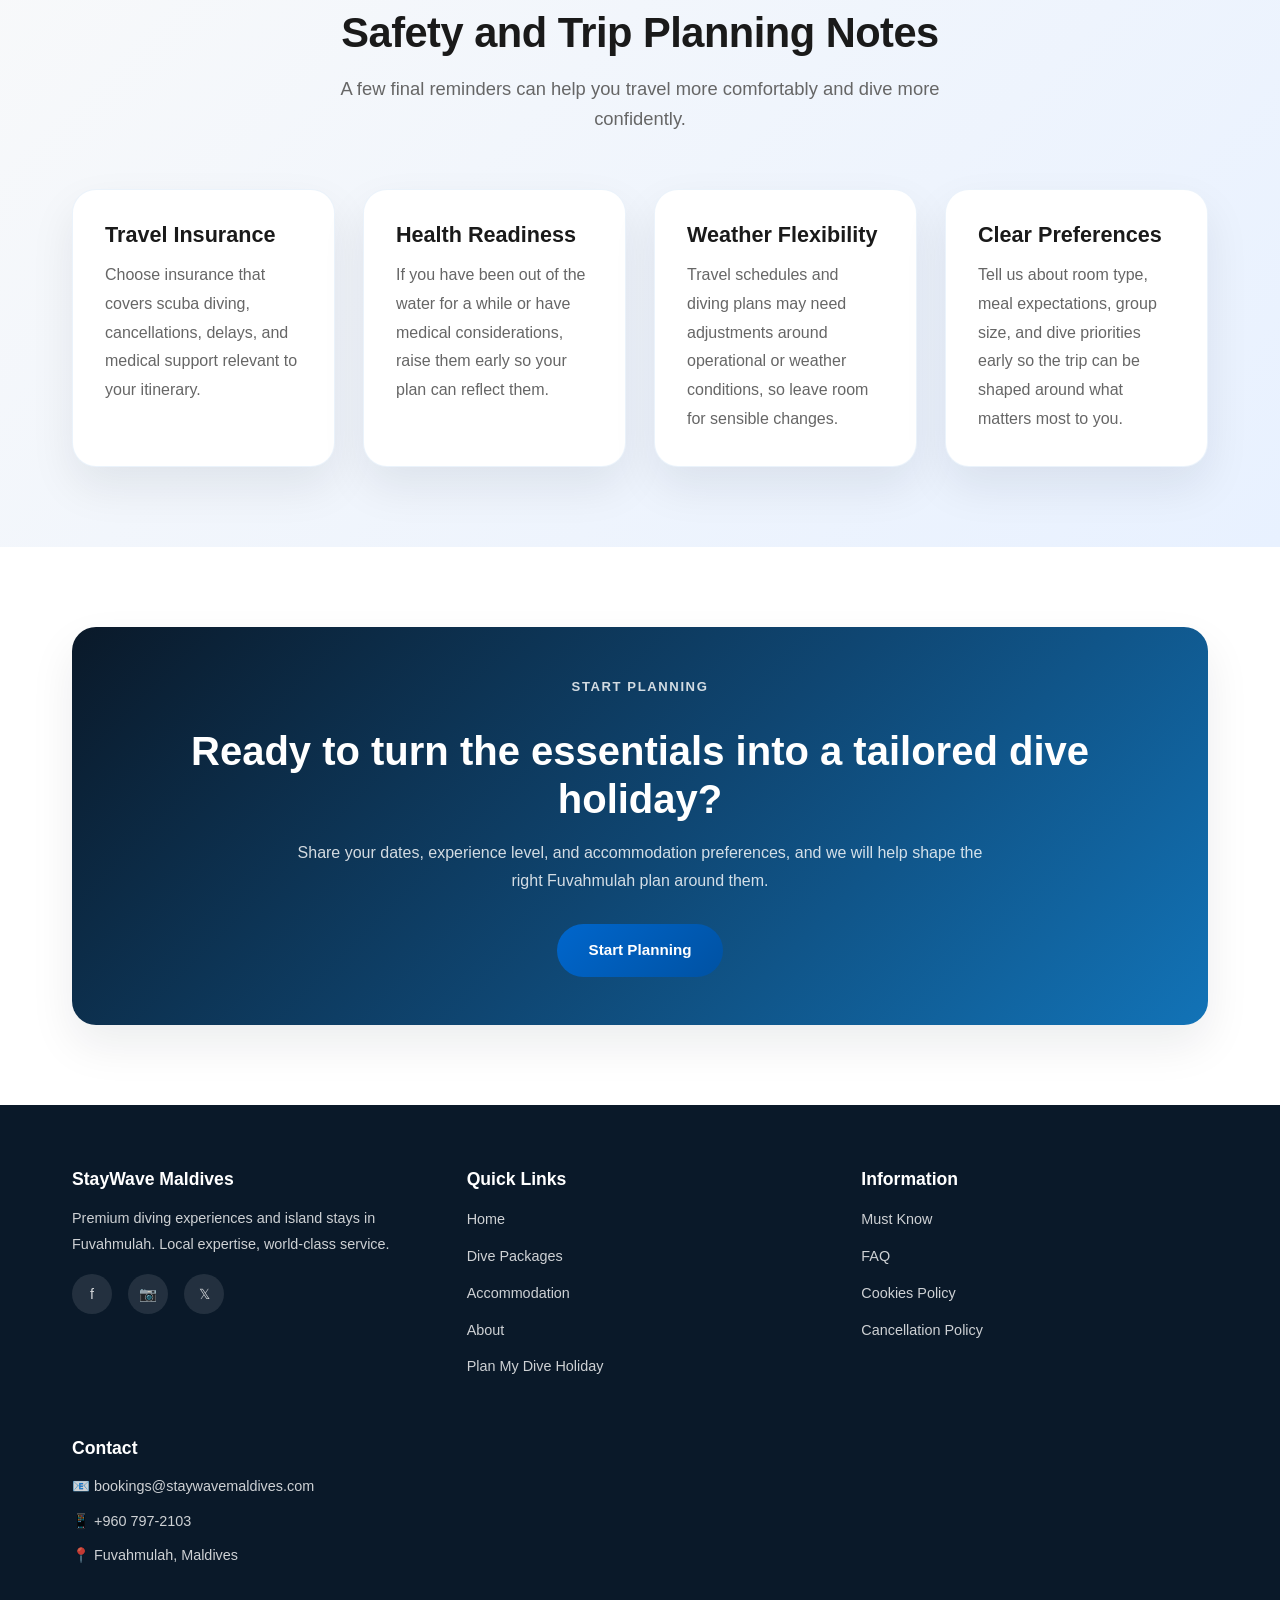
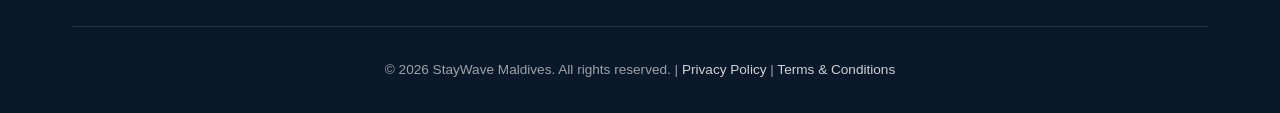
<file: must-know.html>
<!DOCTYPE html>
<html lang="en">
<head>
    <!-- Meta Tags -->
    <meta charset="UTF-8">
    <meta name="viewport" content="width=device-width, initial-scale=1.0">
    <meta name="description" content="Read the essential planning information for a Fuvahmulah dive holiday, including arrivals, diving conditions, packing guidance, and practical island tips.">
    <meta name="keywords" content="Fuvahmulah dive travel tips, Maldives diving must know, StayWave Maldives planning guide, dive holiday essentials">
    <meta name="author" content="StayWave Maldives">
    <meta name="robots" content="index, follow">
    <meta name="language" content="English">

    <!-- Canonical URL -->
    <link rel="canonical" href="https://staywavemaldives.com/must-know.html">

    <!-- Open Graph Tags -->
    <meta property="og:type" content="website">
    <meta property="og:url" content="https://staywavemaldives.com/must-know.html">
    <meta property="og:title" content="Must Know Before You Dive Fuvahmulah | StayWave Maldives">
    <meta property="og:description" content="Read the essential planning information for a Fuvahmulah dive holiday, including arrivals, diving conditions, packing guidance, and practical island tips.">
    <meta property="og:image" content="https://staywavemaldives.com/assets/images/og-image.jpg">
    <meta property="og:image:width" content="1200">
    <meta property="og:image:height" content="630">
    <meta property="og:image:alt" content="Must know information for a StayWave Maldives dive holiday">
    <meta property="og:site_name" content="StayWave Maldives">
    <meta property="og:locale" content="en_US">

    <!-- Twitter Card Tags -->
    <meta name="twitter:card" content="summary_large_image">
    <meta name="twitter:url" content="https://staywavemaldives.com/must-know.html">
    <meta name="twitter:title" content="Must Know Before You Dive Fuvahmulah | StayWave Maldives">
    <meta name="twitter:description" content="Read the essential planning information for a Fuvahmulah dive holiday, including arrivals, diving conditions, packing guidance, and practical island tips.">
    <meta name="twitter:image" content="https://staywavemaldives.com/assets/images/twitter-image.jpg">
    <meta name="twitter:creator" content="@staywavemaldives">

    <!-- Favicon -->

    <!-- Theme Color -->
    <meta name="theme-color" content="#0066cc">

    <title>Must Know Before You Dive Fuvahmulah | StayWave Maldives</title>

    <script type="application/ld+json">
    {
        "@context": "https://schema.org",
        "@type": "WebPage",
        "name": "Must Know Before You Dive Fuvahmulah",
        "url": "https://staywavemaldives.com/must-know.html",
        "description": "Read the essential planning information for a Fuvahmulah dive holiday, including arrivals, diving conditions, packing guidance, and practical island tips.",
        "breadcrumb": {
            "@type": "BreadcrumbList",
            "itemListElement": [
                {
                    "@type": "ListItem",
                    "position": 1,
                    "name": "Home",
                    "item": "https://staywavemaldives.com/"
                },
                {
                    "@type": "ListItem",
                    "position": 2,
                    "name": "Must Know",
                    "item": "https://staywavemaldives.com/must-know.html"
                }
            ]
        }
    }
    </script>

    <!-- CSS Files -->
    <link rel="stylesheet" href="assets/styles/reset.css" media="all">
    <link rel="stylesheet" href="assets/styles/global.css" media="all">
    <link rel="stylesheet" href="assets/styles/navigation.css" media="all">
    <link rel="stylesheet" href="assets/styles/footer.css" media="all">
    <link rel="stylesheet" href="assets/styles/about.css" media="all">

    <!-- DNS Prefetch -->
    <link rel="dns-prefetch" href="//fonts.googleapis.com">
    <link rel="dns-prefetch" href="//www.google-analytics.com">
</head>
<body>
    <nav class="navbar" id="navbar" role="navigation" aria-label="Main navigation">
        <div class="navbar-container">
            <div class="navbar-brand">
                <a href="index.html" aria-label="StayWave Maldives — go to homepage">
                    <span class="brand-name">StayWave Maldives</span>
                </a>
            </div>

            <button class="hamburger" id="hamburger" aria-label="Toggle navigation menu" aria-expanded="false" aria-controls="navbar-menu">
                <span></span>
                <span></span>
                <span></span>
            </button>

            <ul class="navbar-menu" id="navbar-menu" role="menubar">
                <li role="none"><a href="index.html" role="menuitem">Home</a></li>
                <li role="none"><a href="dive-packages.html" role="menuitem">Dive Packages</a></li>
                <li role="none"><a href="marine-life.html" role="menuitem">Marine Life</a></li>
                <li role="none"><a href="dive-sites.html" role="menuitem">Dive Sites</a></li>
                <li role="none"><a href="accommodation.html" role="menuitem">Accommodation</a></li>
                <li role="none"><a href="about.html" role="menuitem">About</a></li>
                <li role="none"><a href="index.html#contact" role="menuitem">Contact</a></li>
                <li role="none">
                    <a href="build-my-dive-holiday.html" class="btn-book-now" role="menuitem">Plan My Dive Holiday</a>
                </li>
            </ul>
        </div>
    </nav>

    <nav class="breadcrumbs" aria-label="Breadcrumb">
        <div class="container">
            <ol class="breadcrumbs-list" itemscope itemtype="https://schema.org/BreadcrumbList">
                <li itemprop="itemListElement" itemscope itemtype="https://schema.org/ListItem">
                    <a href="index.html" itemprop="item"><span itemprop="name">Home</span></a>
                    <meta itemprop="position" content="1">
                </li>
                <li itemprop="itemListElement" itemscope itemtype="https://schema.org/ListItem">
                    <span class="current" itemprop="name">Must Know</span>
                    <meta itemprop="position" content="2">
                </li>
            </ol>
        </div>
    </nav>

    <header class="page-hero" role="banner">
        <div class="page-hero-background" role="img" aria-label="Ocean-inspired banner for the Must Know Before You Dive Fuvahmulah page"></div>
        <div class="page-hero-overlay" aria-hidden="true"></div>
        <div class="page-hero-content">
            <p class="page-hero-label">Dive Trip Essentials</p>
            <h1 class="page-hero-title">Must Know Before You Dive Fuvahmulah</h1>
            <p class="page-hero-subtitle">A practical guide to arrivals, island routines, dive expectations, and the small details that help your trip run smoothly.</p>
            <div class="page-hero-buttons">
                <a href="#must-know-overview" class="btn btn-primary">Read the Essentials</a>
                <a href="build-my-dive-holiday.html" class="btn btn-secondary">Start Planning</a>
            </div>
        </div>
    </header>

    <main>
        <section class="about-story" id="must-know-overview" aria-labelledby="must-know-overview-heading">
            <div class="container story-layout">
                <article class="story-copy">
                    <div class="section-header section-header-left">
                        <h2 id="must-know-overview-heading">Plan with Confidence</h2>
                        <p>Understanding how the island works before you travel makes it easier to enjoy every part of your dive holiday.</p>
                    </div>
                    <p>Fuvahmulah is a distinctive Maldivian island with a stronger local rhythm than a resort environment, so practical planning matters. Domestic flight timings, dive schedules, accommodation expectations, and island etiquette all play a role in the overall experience.</p>
                    <p>StayWave Maldives is designed to help divers understand those details early, so you arrive prepared, know what to expect from the diving, and can focus on the trip itself rather than last-minute surprises.</p>
                </article>
                <aside class="story-highlight" aria-label="Must Know Before You Dive Fuvahmulah highlights">
                    <ul class="story-points">
                            <li><strong>Local island setting</strong><span>Expect an authentic community atmosphere rather than a private resort environment.</span></li>
                            <li><strong>Pelagic-focused diving</strong><span>Dive plans are typically shaped around conditions and best chances for big-animal encounters.</span></li>
                            <li><strong>Preparation matters</strong><span>Simple details like documents, insurance, and gear planning can make the trip smoother.</span></li>
                    </ul>
                </aside>
            </div>
        </section>

        <section class="about-reasons" aria-labelledby="arrival-and-island-logistics-heading">
            <div class="container">
                <div class="section-header">
                    <h2 id="arrival-and-island-logistics-heading">Arrival and Island Logistics</h2>
                    <p>The practical basics to understand before your travel dates are confirmed.</p>
                </div>
                <div class="info-grid">
                    <article class="info-card">
                        <h3>Domestic Connections</h3>
                        <p>Most itineraries involve international travel to Malé followed by a domestic connection to Fuvahmulah, so leave enough margin for onward sectors and luggage handling.</p>
                    </article>
                    <article class="info-card">
                        <h3>Transfers and Check-In</h3>
                        <p>Arrival support, accommodation check-in, and dive scheduling may depend on flight times, so sharing final travel details in advance helps avoid rushed first days.</p>
                    </article>
                    <article class="info-card">
                        <h3>Island Rhythm</h3>
                        <p>Fuvahmulah is a living island community. Shops, cafés, prayer times, and transport routines can differ from resort expectations, especially outside peak hours.</p>
                    </article>
                </div>
            </div>
        </section>

        <section class="about-destination" aria-labelledby="what-to-expect-from-the-diving-heading">
            <div class="container">
                <div class="section-header destination-header">
                    <h2 id="what-to-expect-from-the-diving-heading">What to Expect from the Diving</h2>
                    <p>Conditions, diving style, and experience level are important when planning the right trip.</p>
                </div>
                <div class="info-grid info-grid-dark">
                    <article class="info-card info-card-dark">
                        <h3>Conditions Can Change Quickly</h3>
                        <p>Current, visibility, and sea state may shift day to day, so flexibility is part of diving responsibly around a pelagic destination.</p>
                    </article>
                    <article class="info-card info-card-dark">
                        <h3>Experience and Comfort Matter</h3>
                        <p>Guests should be honest about certification level, recent diving, and confidence in blue-water conditions so suitable recommendations can be made.</p>
                    </article>
                    <article class="info-card info-card-dark">
                        <h3>Marine Life Is Never Guaranteed</h3>
                        <p>Fuvahmulah is famous for major encounters, but wildlife remains wild and every dive day is planned around the best realistic opportunities.</p>
                    </article>
                </div>
            </div>
        </section>

        <section class="about-values" aria-labelledby="packing-and-preparation-checklist-heading">
            <div class="container">
                <div class="section-header">
                    <h2 id="packing-and-preparation-checklist-heading">Packing and Preparation Checklist</h2>
                    <p>Bring the essentials that support both your diving and your island stay.</p>
                </div>
                <div class="values-grid">
                    <article class="value-card">
                        <h3>Travel Documents</h3>
                        <p>Keep passports, flight details, insurance confirmation, and any required medical information easy to access during the journey.</p>
                    </article>
                    <article class="value-card">
                        <h3>Dive Equipment</h3>
                        <p>If you prefer using your own gear, confirm what you are bringing and what you may want to rent locally ahead of time.</p>
                    </article>
                    <article class="value-card">
                        <h3>Money and Connectivity</h3>
                        <p>Carry a practical payment method, check roaming or eSIM options, and prepare for periods where connection quality may vary.</p>
                    </article>
                    <article class="value-card">
                        <h3>Respectful Island Travel</h3>
                        <p>Pack with local customs in mind, especially for time spent away from the dive boat and inside community spaces.</p>
                    </article>
                </div>
            </div>
        </section>

        <section class="about-booking" aria-labelledby="safety-and-trip-planning-notes-heading">
            <div class="container">
                <div class="section-header">
                    <h2 id="safety-and-trip-planning-notes-heading">Safety and Trip Planning Notes</h2>
                    <p>A few final reminders can help you travel more comfortably and dive more confidently.</p>
                </div>
                <div class="booking-grid">
                    <article class="booking-card">
                        <h3>Travel Insurance</h3>
                        <p>Choose insurance that covers scuba diving, cancellations, delays, and medical support relevant to your itinerary.</p>
                    </article>
                    <article class="booking-card">
                        <h3>Health Readiness</h3>
                        <p>If you have been out of the water for a while or have medical considerations, raise them early so your plan can reflect them.</p>
                    </article>
                    <article class="booking-card">
                        <h3>Weather Flexibility</h3>
                        <p>Travel schedules and diving plans may need adjustments around operational or weather conditions, so leave room for sensible changes.</p>
                    </article>
                    <article class="booking-card">
                        <h3>Clear Preferences</h3>
                        <p>Tell us about room type, meal expectations, group size, and dive priorities early so the trip can be shaped around what matters most to you.</p>
                    </article>
                </div>
            </div>
        </section>

        <section class="about-cta" aria-labelledby="cta-heading">
            <div class="container">
                <div class="cta-panel">
                    <p class="cta-kicker">Start planning</p>
                    <h2 id="cta-heading">Ready to turn the essentials into a tailored dive holiday?</h2>
                    <p>Share your dates, experience level, and accommodation preferences, and we will help shape the right Fuvahmulah plan around them.</p>
                    <a href="build-my-dive-holiday.html" class="btn btn-primary">Start Planning</a>
                </div>
            </div>
        </section>
    </main>

    <footer class="footer" id="footer" role="contentinfo">
        <div class="container">
            <div class="footer-grid">
                <div class="footer-section">
                    <h4>StayWave Maldives</h4>
                    <p>Premium diving experiences and island stays in Fuvahmulah. Local expertise, world-class service.</p>
                    <div class="social-links">
                        <a href="https://www.facebook.com/staywavemaldives" aria-label="StayWave Maldives on Facebook" title="Facebook" target="_blank" rel="noopener noreferrer">f</a>
                        <a href="https://www.instagram.com/staywavemaldives" aria-label="StayWave Maldives on Instagram" title="Instagram" target="_blank" rel="noopener noreferrer">📷</a>
                        <a href="https://twitter.com/staywavemaldives" aria-label="StayWave Maldives on Twitter/X" title="Twitter / X" target="_blank" rel="noopener noreferrer">𝕏</a>
                    </div>
                </div>

                <div class="footer-section">
                    <h4>Quick Links</h4>
                    <ul>
                        <li><a href="index.html">Home</a></li>
                        <li><a href="dive-packages.html">Dive Packages</a></li>
                        <li><a href="accommodation.html">Accommodation</a></li>
                        <li><a href="about.html">About</a></li>
                        <li><a href="build-my-dive-holiday.html">Plan My Dive Holiday</a></li>
                    </ul>
                </div>

                <div class="footer-section">
                    <h4>Information</h4>
                    <ul>
                        <li><a href="must-know.html" aria-current="page">Must Know</a></li>
                        <li><a href="faq.html">FAQ</a></li>
                        <li><a href="cookies.html">Cookies Policy</a></li>
                        <li><a href="cancellation.html">Cancellation Policy</a></li>
                    </ul>
                </div>

                <div class="footer-section" id="contact">
                    <h4>Contact</h4>
                    <ul class="contact-info">
                        <li>📧 <a href="mailto:bookings@staywavemaldives.com">bookings@staywavemaldives.com</a></li>
                        <li>📱 <a href="https://wa.me/9607972103" target="_blank" rel="noopener noreferrer">+960 797-2103</a></li>
                        <li>📍 Fuvahmulah, Maldives</li>
                    </ul>
                </div>
            </div>

            <div class="footer-bottom">
                <p>&copy; 2026 StayWave Maldives. All rights reserved. | <a href="privacy.html">Privacy Policy</a> | <a href="terms.html">Terms &amp; Conditions</a></p>
            </div>
        </div>
    </footer>

    <script defer src="assets/scripts/navigation.js"></script>
</body>
</html>
</file>
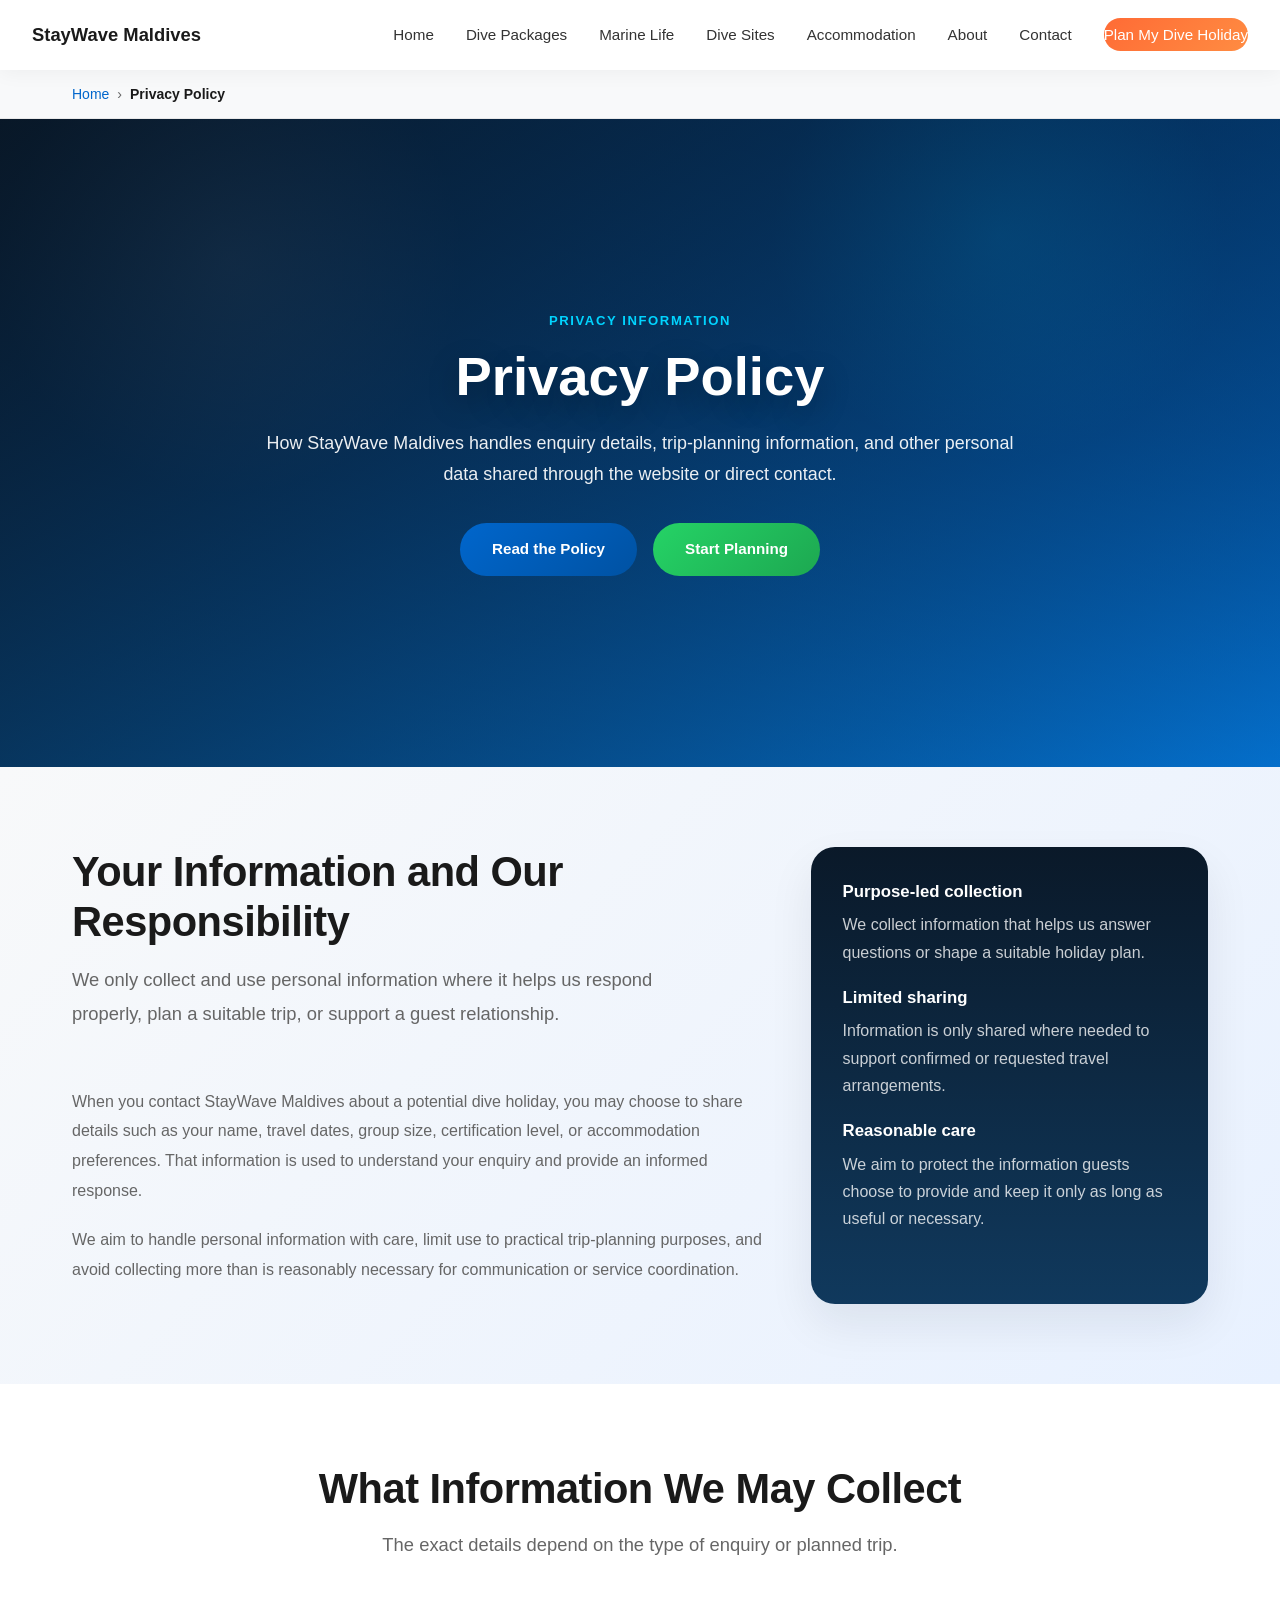
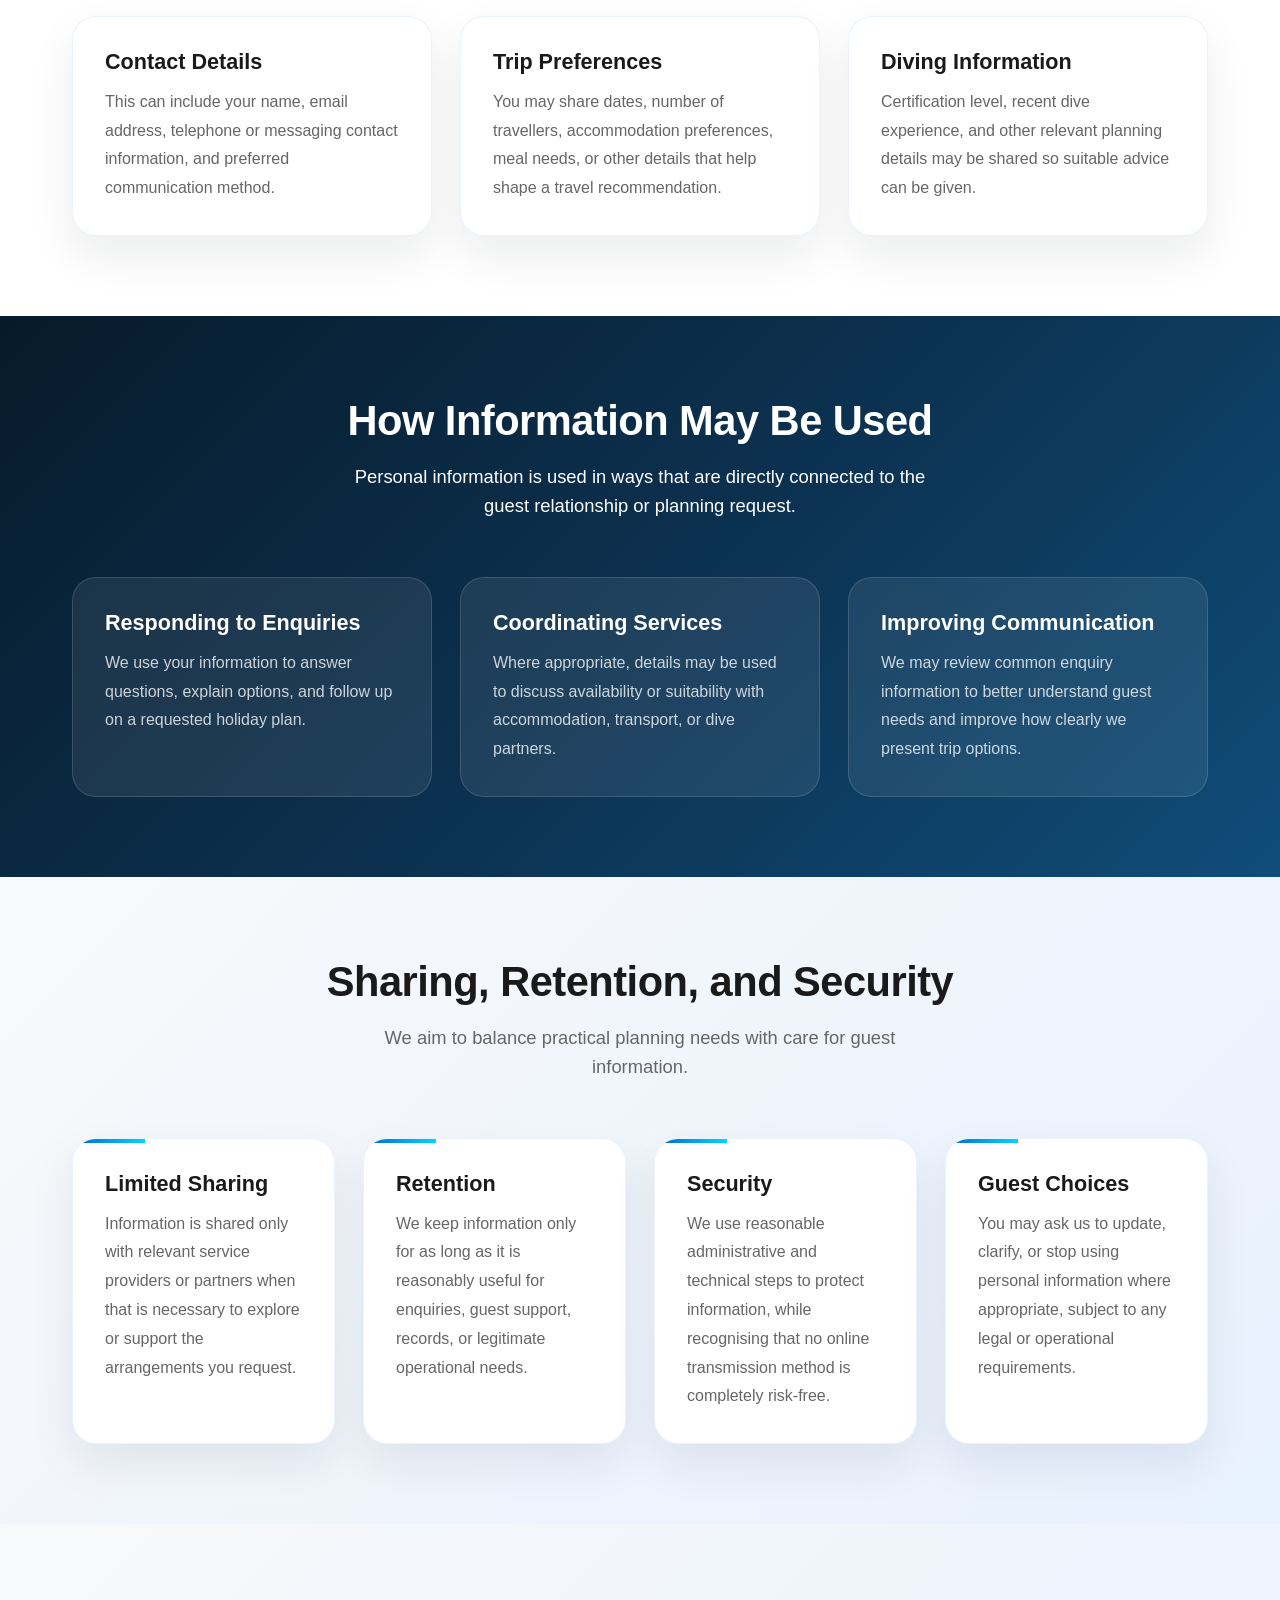
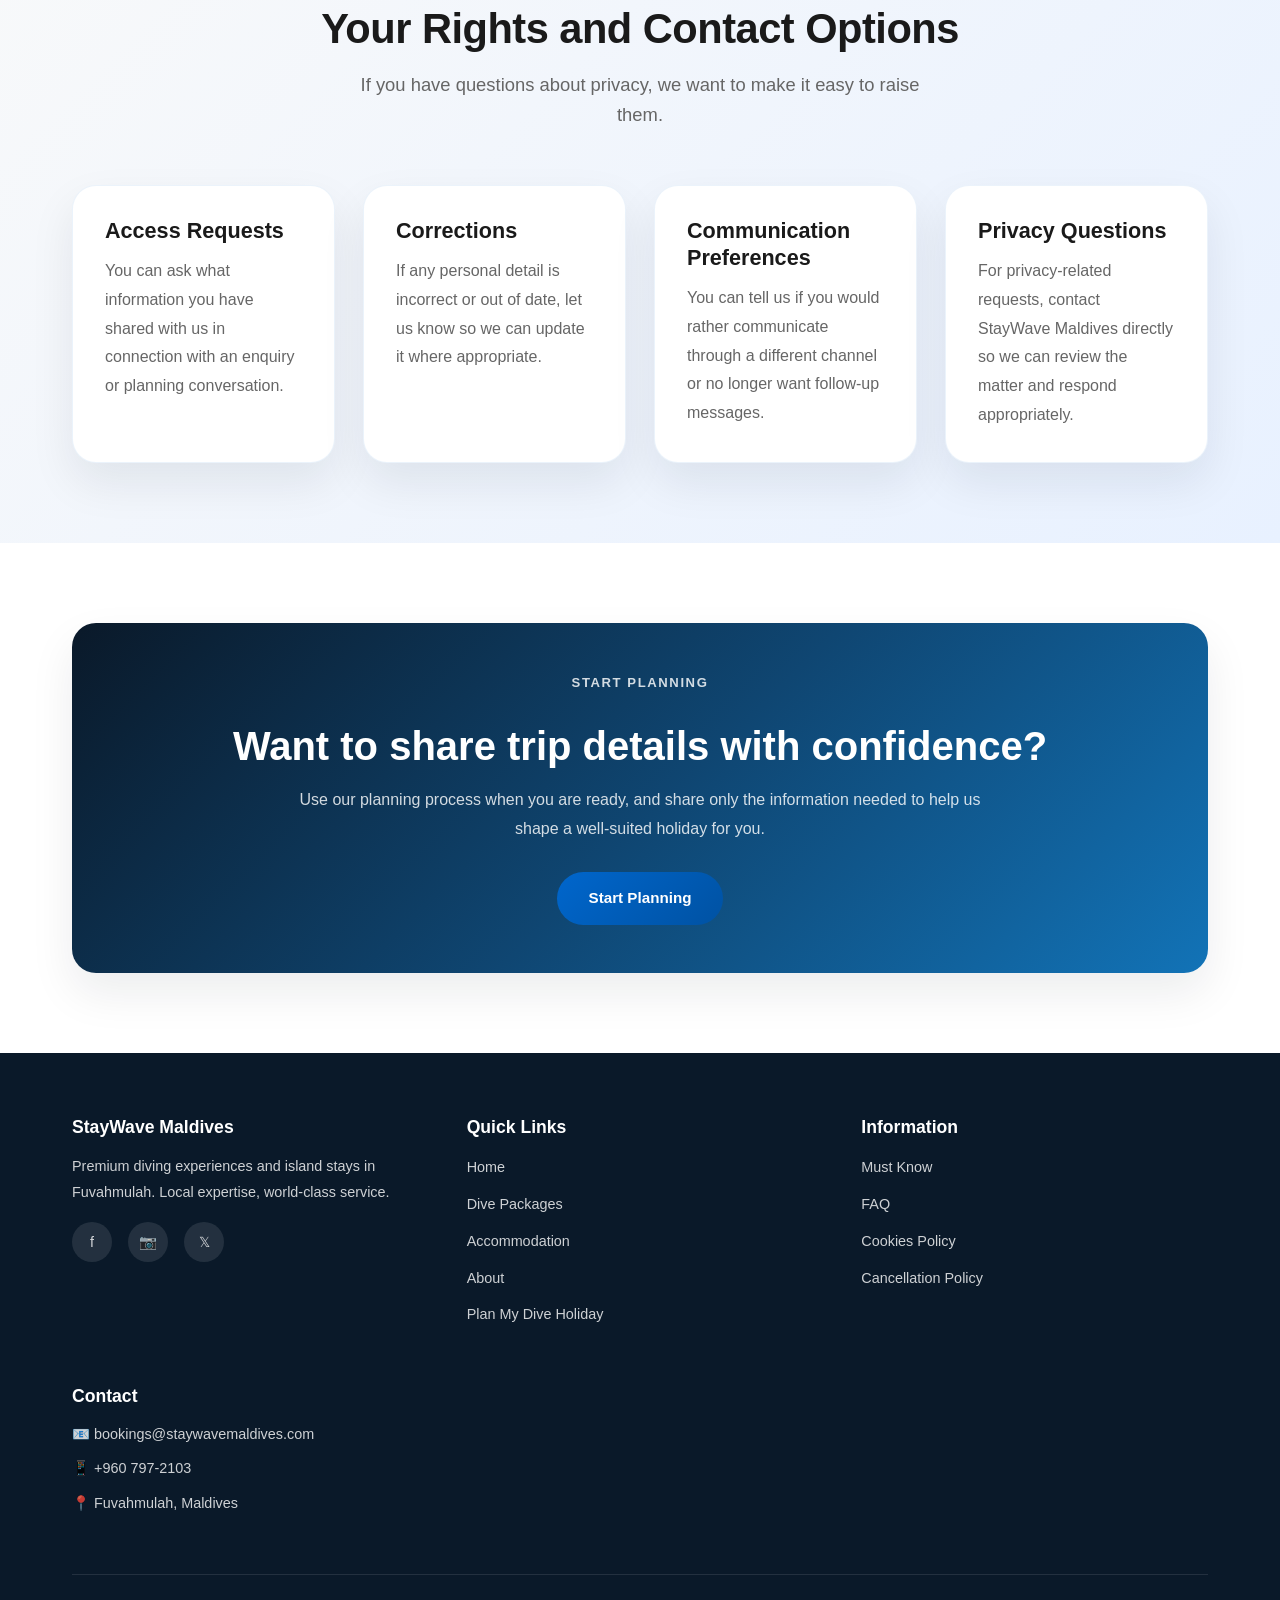
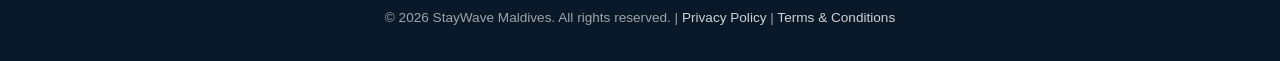
<file: privacy.html>
<!DOCTYPE html>
<html lang="en">
<head>
    <!-- Meta Tags -->
    <meta charset="UTF-8">
    <meta name="viewport" content="width=device-width, initial-scale=1.0">
    <meta name="description" content="Read how StayWave Maldives collects, uses, stores, and protects personal information when you enquire about a dive holiday in Fuvahmulah.">
    <meta name="keywords" content="StayWave Maldives privacy policy, Maldives travel data policy, Fuvahmulah enquiry privacy, dive holiday personal data">
    <meta name="author" content="StayWave Maldives">
    <meta name="robots" content="index, follow">
    <meta name="language" content="English">

    <!-- Canonical URL -->
    <link rel="canonical" href="https://staywavemaldives.com/privacy.html">

    <!-- Open Graph Tags -->
    <meta property="og:type" content="website">
    <meta property="og:url" content="https://staywavemaldives.com/privacy.html">
    <meta property="og:title" content="Privacy Policy | StayWave Maldives">
    <meta property="og:description" content="Read how StayWave Maldives collects, uses, stores, and protects personal information when you enquire about a dive holiday in Fuvahmulah.">
    <meta property="og:image" content="https://staywavemaldives.com/assets/images/og-image.jpg">
    <meta property="og:image:width" content="1200">
    <meta property="og:image:height" content="630">
    <meta property="og:image:alt" content="Privacy policy for StayWave Maldives">
    <meta property="og:site_name" content="StayWave Maldives">
    <meta property="og:locale" content="en_US">

    <!-- Twitter Card Tags -->
    <meta name="twitter:card" content="summary_large_image">
    <meta name="twitter:url" content="https://staywavemaldives.com/privacy.html">
    <meta name="twitter:title" content="Privacy Policy | StayWave Maldives">
    <meta name="twitter:description" content="Read how StayWave Maldives collects, uses, stores, and protects personal information when you enquire about a dive holiday in Fuvahmulah.">
    <meta name="twitter:image" content="https://staywavemaldives.com/assets/images/twitter-image.jpg">
    <meta name="twitter:creator" content="@staywavemaldives">

    <!-- Favicon -->

    <!-- Theme Color -->
    <meta name="theme-color" content="#0066cc">

    <title>Privacy Policy | StayWave Maldives</title>

    <script type="application/ld+json">
    {
        "@context": "https://schema.org",
        "@type": "WebPage",
        "name": "Privacy Policy",
        "url": "https://staywavemaldives.com/privacy.html",
        "description": "Read how StayWave Maldives collects, uses, stores, and protects personal information when you enquire about a dive holiday in Fuvahmulah.",
        "breadcrumb": {
            "@type": "BreadcrumbList",
            "itemListElement": [
                {
                    "@type": "ListItem",
                    "position": 1,
                    "name": "Home",
                    "item": "https://staywavemaldives.com/"
                },
                {
                    "@type": "ListItem",
                    "position": 2,
                    "name": "Privacy Policy",
                    "item": "https://staywavemaldives.com/privacy.html"
                }
            ]
        }
    }
    </script>

    <!-- CSS Files -->
    <link rel="stylesheet" href="assets/styles/reset.css" media="all">
    <link rel="stylesheet" href="assets/styles/global.css" media="all">
    <link rel="stylesheet" href="assets/styles/navigation.css" media="all">
    <link rel="stylesheet" href="assets/styles/footer.css" media="all">
    <link rel="stylesheet" href="assets/styles/about.css" media="all">

    <!-- DNS Prefetch -->
    <link rel="dns-prefetch" href="//fonts.googleapis.com">
    <link rel="dns-prefetch" href="//www.google-analytics.com">
</head>
<body>
    <nav class="navbar" id="navbar" role="navigation" aria-label="Main navigation">
        <div class="navbar-container">
            <div class="navbar-brand">
                <a href="index.html" aria-label="StayWave Maldives — go to homepage">
                    <span class="brand-name">StayWave Maldives</span>
                </a>
            </div>

            <button class="hamburger" id="hamburger" aria-label="Toggle navigation menu" aria-expanded="false" aria-controls="navbar-menu">
                <span></span>
                <span></span>
                <span></span>
            </button>

            <ul class="navbar-menu" id="navbar-menu" role="menubar">
                <li role="none"><a href="index.html" role="menuitem">Home</a></li>
                <li role="none"><a href="dive-packages.html" role="menuitem">Dive Packages</a></li>
                <li role="none"><a href="marine-life.html" role="menuitem">Marine Life</a></li>
                <li role="none"><a href="dive-sites.html" role="menuitem">Dive Sites</a></li>
                <li role="none"><a href="accommodation.html" role="menuitem">Accommodation</a></li>
                <li role="none"><a href="about.html" role="menuitem">About</a></li>
                <li role="none"><a href="index.html#contact" role="menuitem">Contact</a></li>
                <li role="none">
                    <a href="build-my-dive-holiday.html" class="btn-book-now" role="menuitem">Plan My Dive Holiday</a>
                </li>
            </ul>
        </div>
    </nav>

    <nav class="breadcrumbs" aria-label="Breadcrumb">
        <div class="container">
            <ol class="breadcrumbs-list" itemscope itemtype="https://schema.org/BreadcrumbList">
                <li itemprop="itemListElement" itemscope itemtype="https://schema.org/ListItem">
                    <a href="index.html" itemprop="item"><span itemprop="name">Home</span></a>
                    <meta itemprop="position" content="1">
                </li>
                <li itemprop="itemListElement" itemscope itemtype="https://schema.org/ListItem">
                    <span class="current" itemprop="name">Privacy Policy</span>
                    <meta itemprop="position" content="2">
                </li>
            </ol>
        </div>
    </nav>

    <header class="page-hero" role="banner">
        <div class="page-hero-background" role="img" aria-label="Ocean-inspired banner for the Privacy Policy page"></div>
        <div class="page-hero-overlay" aria-hidden="true"></div>
        <div class="page-hero-content">
            <p class="page-hero-label">Privacy Information</p>
            <h1 class="page-hero-title">Privacy Policy</h1>
            <p class="page-hero-subtitle">How StayWave Maldives handles enquiry details, trip-planning information, and other personal data shared through the website or direct contact.</p>
            <div class="page-hero-buttons">
                <a href="#privacy-overview" class="btn btn-primary">Read the Policy</a>
                <a href="build-my-dive-holiday.html" class="btn btn-secondary">Start Planning</a>
            </div>
        </div>
    </header>

    <main>
        <section class="about-story" id="privacy-overview" aria-labelledby="privacy-overview-heading">
            <div class="container story-layout">
                <article class="story-copy">
                    <div class="section-header section-header-left">
                        <h2 id="privacy-overview-heading">Your Information and Our Responsibility</h2>
                        <p>We only collect and use personal information where it helps us respond properly, plan a suitable trip, or support a guest relationship.</p>
                    </div>
                    <p>When you contact StayWave Maldives about a potential dive holiday, you may choose to share details such as your name, travel dates, group size, certification level, or accommodation preferences. That information is used to understand your enquiry and provide an informed response.</p>
                    <p>We aim to handle personal information with care, limit use to practical trip-planning purposes, and avoid collecting more than is reasonably necessary for communication or service coordination.</p>
                </article>
                <aside class="story-highlight" aria-label="Privacy Policy highlights">
                    <ul class="story-points">
                            <li><strong>Purpose-led collection</strong><span>We collect information that helps us answer questions or shape a suitable holiday plan.</span></li>
                            <li><strong>Limited sharing</strong><span>Information is only shared where needed to support confirmed or requested travel arrangements.</span></li>
                            <li><strong>Reasonable care</strong><span>We aim to protect the information guests choose to provide and keep it only as long as useful or necessary.</span></li>
                    </ul>
                </aside>
            </div>
        </section>

        <section class="about-reasons" aria-labelledby="what-information-we-may-collect-heading">
            <div class="container">
                <div class="section-header">
                    <h2 id="what-information-we-may-collect-heading">What Information We May Collect</h2>
                    <p>The exact details depend on the type of enquiry or planned trip.</p>
                </div>
                <div class="info-grid">
                    <article class="info-card">
                        <h3>Contact Details</h3>
                        <p>This can include your name, email address, telephone or messaging contact information, and preferred communication method.</p>
                    </article>
                    <article class="info-card">
                        <h3>Trip Preferences</h3>
                        <p>You may share dates, number of travellers, accommodation preferences, meal needs, or other details that help shape a travel recommendation.</p>
                    </article>
                    <article class="info-card">
                        <h3>Diving Information</h3>
                        <p>Certification level, recent dive experience, and other relevant planning details may be shared so suitable advice can be given.</p>
                    </article>
                </div>
            </div>
        </section>

        <section class="about-destination" aria-labelledby="how-information-may-be-used-heading">
            <div class="container">
                <div class="section-header destination-header">
                    <h2 id="how-information-may-be-used-heading">How Information May Be Used</h2>
                    <p>Personal information is used in ways that are directly connected to the guest relationship or planning request.</p>
                </div>
                <div class="info-grid info-grid-dark">
                    <article class="info-card info-card-dark">
                        <h3>Responding to Enquiries</h3>
                        <p>We use your information to answer questions, explain options, and follow up on a requested holiday plan.</p>
                    </article>
                    <article class="info-card info-card-dark">
                        <h3>Coordinating Services</h3>
                        <p>Where appropriate, details may be used to discuss availability or suitability with accommodation, transport, or dive partners.</p>
                    </article>
                    <article class="info-card info-card-dark">
                        <h3>Improving Communication</h3>
                        <p>We may review common enquiry information to better understand guest needs and improve how clearly we present trip options.</p>
                    </article>
                </div>
            </div>
        </section>

        <section class="about-values" aria-labelledby="sharing-retention-and-security-heading">
            <div class="container">
                <div class="section-header">
                    <h2 id="sharing-retention-and-security-heading">Sharing, Retention, and Security</h2>
                    <p>We aim to balance practical planning needs with care for guest information.</p>
                </div>
                <div class="values-grid">
                    <article class="value-card">
                        <h3>Limited Sharing</h3>
                        <p>Information is shared only with relevant service providers or partners when that is necessary to explore or support the arrangements you request.</p>
                    </article>
                    <article class="value-card">
                        <h3>Retention</h3>
                        <p>We keep information only for as long as it is reasonably useful for enquiries, guest support, records, or legitimate operational needs.</p>
                    </article>
                    <article class="value-card">
                        <h3>Security</h3>
                        <p>We use reasonable administrative and technical steps to protect information, while recognising that no online transmission method is completely risk-free.</p>
                    </article>
                    <article class="value-card">
                        <h3>Guest Choices</h3>
                        <p>You may ask us to update, clarify, or stop using personal information where appropriate, subject to any legal or operational requirements.</p>
                    </article>
                </div>
            </div>
        </section>

        <section class="about-booking" aria-labelledby="your-rights-and-contact-options-heading">
            <div class="container">
                <div class="section-header">
                    <h2 id="your-rights-and-contact-options-heading">Your Rights and Contact Options</h2>
                    <p>If you have questions about privacy, we want to make it easy to raise them.</p>
                </div>
                <div class="booking-grid">
                    <article class="booking-card">
                        <h3>Access Requests</h3>
                        <p>You can ask what information you have shared with us in connection with an enquiry or planning conversation.</p>
                    </article>
                    <article class="booking-card">
                        <h3>Corrections</h3>
                        <p>If any personal detail is incorrect or out of date, let us know so we can update it where appropriate.</p>
                    </article>
                    <article class="booking-card">
                        <h3>Communication Preferences</h3>
                        <p>You can tell us if you would rather communicate through a different channel or no longer want follow-up messages.</p>
                    </article>
                    <article class="booking-card">
                        <h3>Privacy Questions</h3>
                        <p>For privacy-related requests, contact StayWave Maldives directly so we can review the matter and respond appropriately.</p>
                    </article>
                </div>
            </div>
        </section>

        <section class="about-cta" aria-labelledby="cta-heading">
            <div class="container">
                <div class="cta-panel">
                    <p class="cta-kicker">Start planning</p>
                    <h2 id="cta-heading">Want to share trip details with confidence?</h2>
                    <p>Use our planning process when you are ready, and share only the information needed to help us shape a well-suited holiday for you.</p>
                    <a href="build-my-dive-holiday.html" class="btn btn-primary">Start Planning</a>
                </div>
            </div>
        </section>
    </main>

    <footer class="footer" id="footer" role="contentinfo">
        <div class="container">
            <div class="footer-grid">
                <div class="footer-section">
                    <h4>StayWave Maldives</h4>
                    <p>Premium diving experiences and island stays in Fuvahmulah. Local expertise, world-class service.</p>
                    <div class="social-links">
                        <a href="https://www.facebook.com/staywavemaldives" aria-label="StayWave Maldives on Facebook" title="Facebook" target="_blank" rel="noopener noreferrer">f</a>
                        <a href="https://www.instagram.com/staywavemaldives" aria-label="StayWave Maldives on Instagram" title="Instagram" target="_blank" rel="noopener noreferrer">📷</a>
                        <a href="https://twitter.com/staywavemaldives" aria-label="StayWave Maldives on Twitter/X" title="Twitter / X" target="_blank" rel="noopener noreferrer">𝕏</a>
                    </div>
                </div>

                <div class="footer-section">
                    <h4>Quick Links</h4>
                    <ul>
                        <li><a href="index.html">Home</a></li>
                        <li><a href="dive-packages.html">Dive Packages</a></li>
                        <li><a href="accommodation.html">Accommodation</a></li>
                        <li><a href="about.html">About</a></li>
                        <li><a href="build-my-dive-holiday.html">Plan My Dive Holiday</a></li>
                    </ul>
                </div>

                <div class="footer-section">
                    <h4>Information</h4>
                    <ul>
                        <li><a href="must-know.html">Must Know</a></li>
                        <li><a href="faq.html">FAQ</a></li>
                        <li><a href="cookies.html">Cookies Policy</a></li>
                        <li><a href="cancellation.html">Cancellation Policy</a></li>
                    </ul>
                </div>

                <div class="footer-section" id="contact">
                    <h4>Contact</h4>
                    <ul class="contact-info">
                        <li>📧 <a href="mailto:bookings@staywavemaldives.com">bookings@staywavemaldives.com</a></li>
                        <li>📱 <a href="https://wa.me/9607972103" target="_blank" rel="noopener noreferrer">+960 797-2103</a></li>
                        <li>📍 Fuvahmulah, Maldives</li>
                    </ul>
                </div>
            </div>

            <div class="footer-bottom">
                <p>&copy; 2026 StayWave Maldives. All rights reserved. | <a href="privacy.html" aria-current="page">Privacy Policy</a> | <a href="terms.html">Terms &amp; Conditions</a></p>
            </div>
        </div>
    </footer>

    <script defer src="assets/scripts/navigation.js"></script>
</body>
</html>
</file>
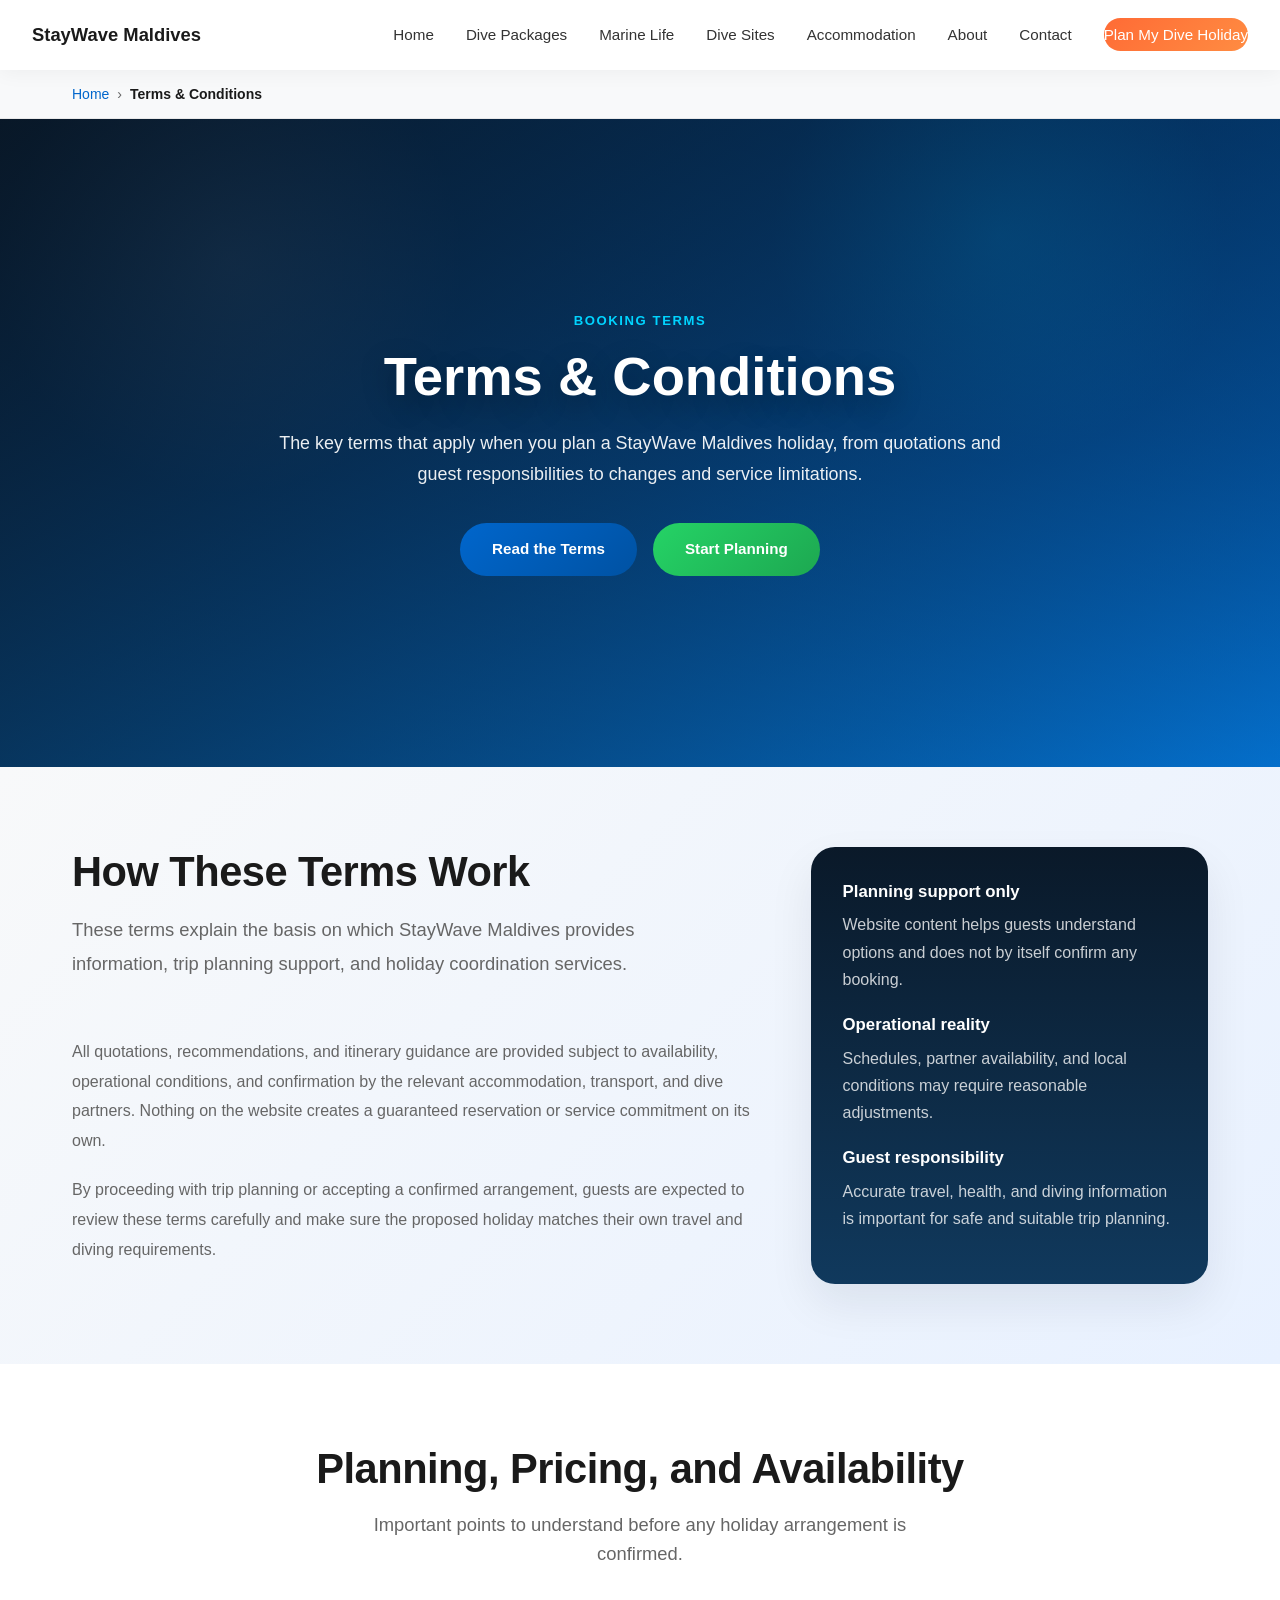
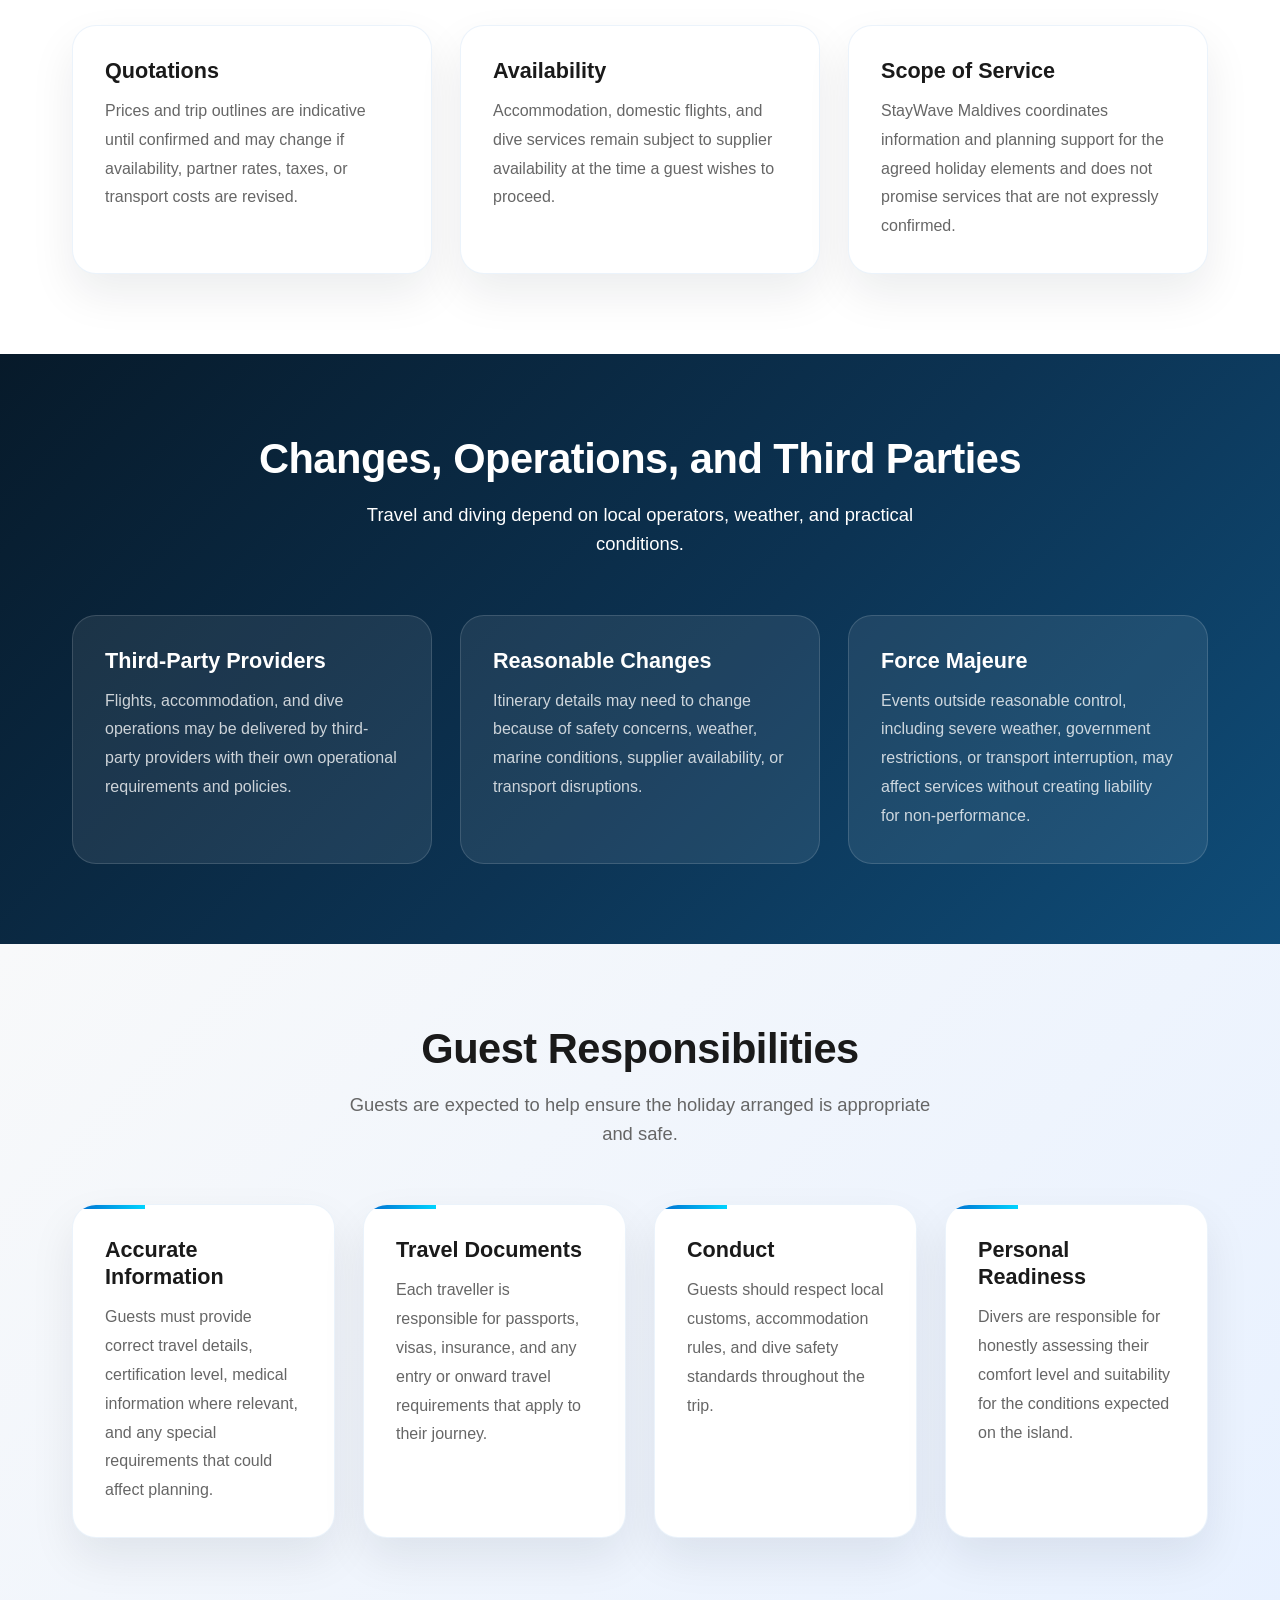
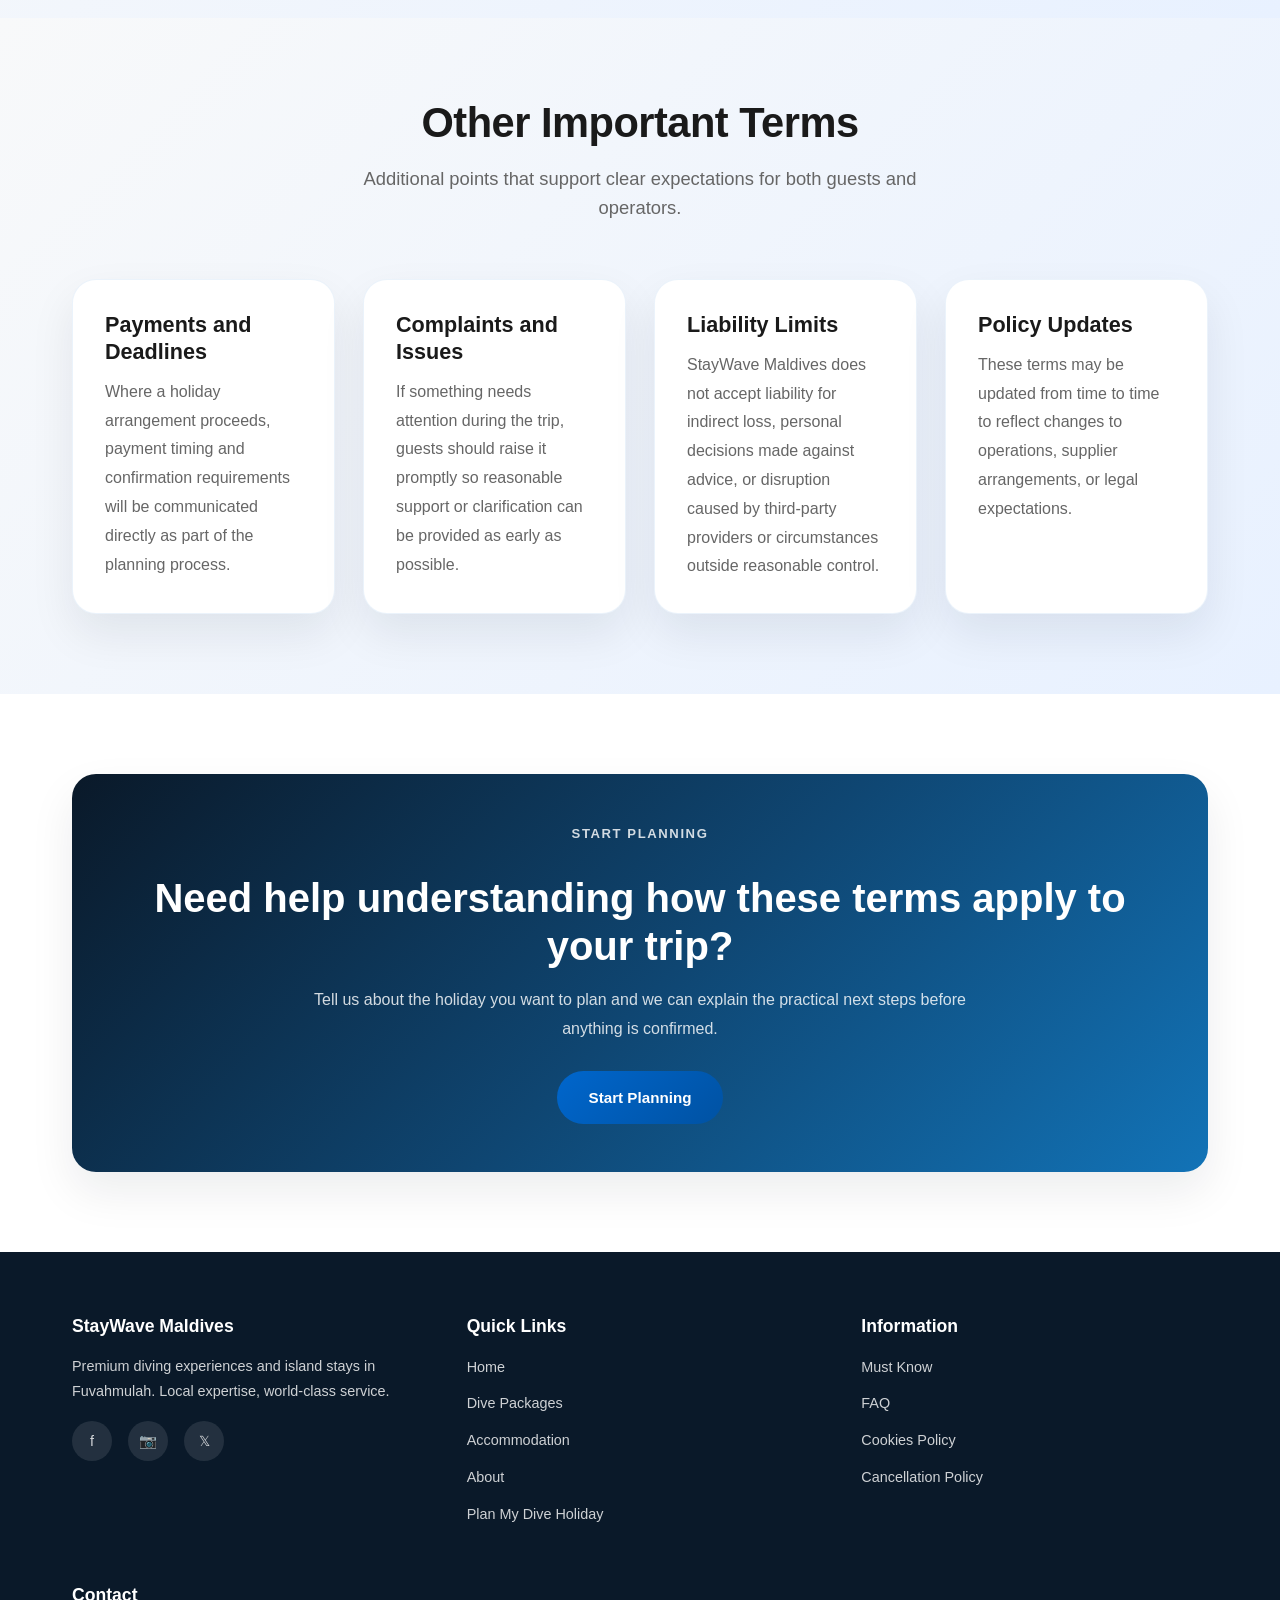
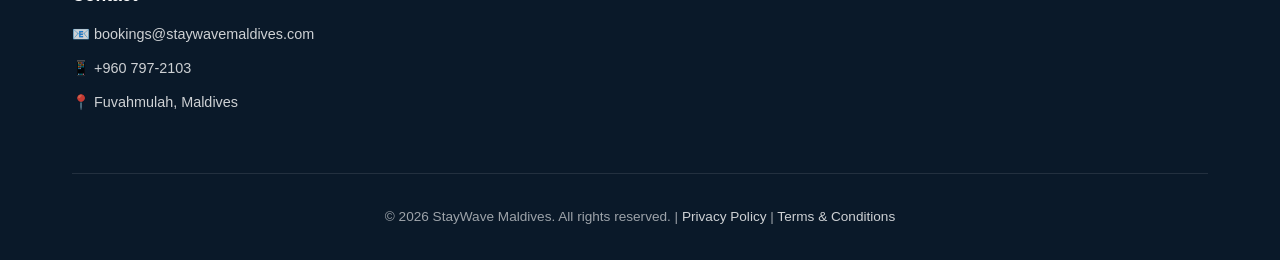
<file: terms.html>
<!DOCTYPE html>
<html lang="en">
<head>
    <!-- Meta Tags -->
    <meta charset="UTF-8">
    <meta name="viewport" content="width=device-width, initial-scale=1.0">
    <meta name="description" content="Review the StayWave Maldives terms and conditions covering planning enquiries, pricing, guest responsibilities, changes, and service expectations.">
    <meta name="keywords" content="StayWave Maldives terms, dive holiday booking terms, Maldives travel terms and conditions, Fuvahmulah trip terms">
    <meta name="author" content="StayWave Maldives">
    <meta name="robots" content="index, follow">
    <meta name="language" content="English">

    <!-- Canonical URL -->
    <link rel="canonical" href="https://staywavemaldives.com/terms.html">

    <!-- Open Graph Tags -->
    <meta property="og:type" content="website">
    <meta property="og:url" content="https://staywavemaldives.com/terms.html">
    <meta property="og:title" content="Terms & Conditions | StayWave Maldives">
    <meta property="og:description" content="Review the StayWave Maldives terms and conditions covering planning enquiries, pricing, guest responsibilities, changes, and service expectations.">
    <meta property="og:image" content="https://staywavemaldives.com/assets/images/og-image.jpg">
    <meta property="og:image:width" content="1200">
    <meta property="og:image:height" content="630">
    <meta property="og:image:alt" content="Terms and conditions for StayWave Maldives">
    <meta property="og:site_name" content="StayWave Maldives">
    <meta property="og:locale" content="en_US">

    <!-- Twitter Card Tags -->
    <meta name="twitter:card" content="summary_large_image">
    <meta name="twitter:url" content="https://staywavemaldives.com/terms.html">
    <meta name="twitter:title" content="Terms & Conditions | StayWave Maldives">
    <meta name="twitter:description" content="Review the StayWave Maldives terms and conditions covering planning enquiries, pricing, guest responsibilities, changes, and service expectations.">
    <meta name="twitter:image" content="https://staywavemaldives.com/assets/images/twitter-image.jpg">
    <meta name="twitter:creator" content="@staywavemaldives">

    <!-- Favicon -->

    <!-- Theme Color -->
    <meta name="theme-color" content="#0066cc">

    <title>Terms & Conditions | StayWave Maldives</title>

    <script type="application/ld+json">
    {
        "@context": "https://schema.org",
        "@type": "WebPage",
        "name": "Terms & Conditions",
        "url": "https://staywavemaldives.com/terms.html",
        "description": "Review the StayWave Maldives terms and conditions covering planning enquiries, pricing, guest responsibilities, changes, and service expectations.",
        "breadcrumb": {
            "@type": "BreadcrumbList",
            "itemListElement": [
                {
                    "@type": "ListItem",
                    "position": 1,
                    "name": "Home",
                    "item": "https://staywavemaldives.com/"
                },
                {
                    "@type": "ListItem",
                    "position": 2,
                    "name": "Terms & Conditions",
                    "item": "https://staywavemaldives.com/terms.html"
                }
            ]
        }
    }
    </script>

    <!-- CSS Files -->
    <link rel="stylesheet" href="assets/styles/reset.css" media="all">
    <link rel="stylesheet" href="assets/styles/global.css" media="all">
    <link rel="stylesheet" href="assets/styles/navigation.css" media="all">
    <link rel="stylesheet" href="assets/styles/footer.css" media="all">
    <link rel="stylesheet" href="assets/styles/about.css" media="all">

    <!-- DNS Prefetch -->
    <link rel="dns-prefetch" href="//fonts.googleapis.com">
    <link rel="dns-prefetch" href="//www.google-analytics.com">
</head>
<body>
    <nav class="navbar" id="navbar" role="navigation" aria-label="Main navigation">
        <div class="navbar-container">
            <div class="navbar-brand">
                <a href="index.html" aria-label="StayWave Maldives — go to homepage">
                    <span class="brand-name">StayWave Maldives</span>
                </a>
            </div>

            <button class="hamburger" id="hamburger" aria-label="Toggle navigation menu" aria-expanded="false" aria-controls="navbar-menu">
                <span></span>
                <span></span>
                <span></span>
            </button>

            <ul class="navbar-menu" id="navbar-menu" role="menubar">
                <li role="none"><a href="index.html" role="menuitem">Home</a></li>
                <li role="none"><a href="dive-packages.html" role="menuitem">Dive Packages</a></li>
                <li role="none"><a href="marine-life.html" role="menuitem">Marine Life</a></li>
                <li role="none"><a href="dive-sites.html" role="menuitem">Dive Sites</a></li>
                <li role="none"><a href="accommodation.html" role="menuitem">Accommodation</a></li>
                <li role="none"><a href="about.html" role="menuitem">About</a></li>
                <li role="none"><a href="index.html#contact" role="menuitem">Contact</a></li>
                <li role="none">
                    <a href="build-my-dive-holiday.html" class="btn-book-now" role="menuitem">Plan My Dive Holiday</a>
                </li>
            </ul>
        </div>
    </nav>

    <nav class="breadcrumbs" aria-label="Breadcrumb">
        <div class="container">
            <ol class="breadcrumbs-list" itemscope itemtype="https://schema.org/BreadcrumbList">
                <li itemprop="itemListElement" itemscope itemtype="https://schema.org/ListItem">
                    <a href="index.html" itemprop="item"><span itemprop="name">Home</span></a>
                    <meta itemprop="position" content="1">
                </li>
                <li itemprop="itemListElement" itemscope itemtype="https://schema.org/ListItem">
                    <span class="current" itemprop="name">Terms & Conditions</span>
                    <meta itemprop="position" content="2">
                </li>
            </ol>
        </div>
    </nav>

    <header class="page-hero" role="banner">
        <div class="page-hero-background" role="img" aria-label="Ocean-inspired banner for the Terms & Conditions page"></div>
        <div class="page-hero-overlay" aria-hidden="true"></div>
        <div class="page-hero-content">
            <p class="page-hero-label">Booking Terms</p>
            <h1 class="page-hero-title">Terms & Conditions</h1>
            <p class="page-hero-subtitle">The key terms that apply when you plan a StayWave Maldives holiday, from quotations and guest responsibilities to changes and service limitations.</p>
            <div class="page-hero-buttons">
                <a href="#terms-overview" class="btn btn-primary">Read the Terms</a>
                <a href="build-my-dive-holiday.html" class="btn btn-secondary">Start Planning</a>
            </div>
        </div>
    </header>

    <main>
        <section class="about-story" id="terms-overview" aria-labelledby="terms-overview-heading">
            <div class="container story-layout">
                <article class="story-copy">
                    <div class="section-header section-header-left">
                        <h2 id="terms-overview-heading">How These Terms Work</h2>
                        <p>These terms explain the basis on which StayWave Maldives provides information, trip planning support, and holiday coordination services.</p>
                    </div>
                    <p>All quotations, recommendations, and itinerary guidance are provided subject to availability, operational conditions, and confirmation by the relevant accommodation, transport, and dive partners. Nothing on the website creates a guaranteed reservation or service commitment on its own.</p>
                    <p>By proceeding with trip planning or accepting a confirmed arrangement, guests are expected to review these terms carefully and make sure the proposed holiday matches their own travel and diving requirements.</p>
                </article>
                <aside class="story-highlight" aria-label="Terms & Conditions highlights">
                    <ul class="story-points">
                            <li><strong>Planning support only</strong><span>Website content helps guests understand options and does not by itself confirm any booking.</span></li>
                            <li><strong>Operational reality</strong><span>Schedules, partner availability, and local conditions may require reasonable adjustments.</span></li>
                            <li><strong>Guest responsibility</strong><span>Accurate travel, health, and diving information is important for safe and suitable trip planning.</span></li>
                    </ul>
                </aside>
            </div>
        </section>

        <section class="about-reasons" aria-labelledby="planning-pricing-and-availability-heading">
            <div class="container">
                <div class="section-header">
                    <h2 id="planning-pricing-and-availability-heading">Planning, Pricing, and Availability</h2>
                    <p>Important points to understand before any holiday arrangement is confirmed.</p>
                </div>
                <div class="info-grid">
                    <article class="info-card">
                        <h3>Quotations</h3>
                        <p>Prices and trip outlines are indicative until confirmed and may change if availability, partner rates, taxes, or transport costs are revised.</p>
                    </article>
                    <article class="info-card">
                        <h3>Availability</h3>
                        <p>Accommodation, domestic flights, and dive services remain subject to supplier availability at the time a guest wishes to proceed.</p>
                    </article>
                    <article class="info-card">
                        <h3>Scope of Service</h3>
                        <p>StayWave Maldives coordinates information and planning support for the agreed holiday elements and does not promise services that are not expressly confirmed.</p>
                    </article>
                </div>
            </div>
        </section>

        <section class="about-destination" aria-labelledby="changes-operations-and-third-parties-heading">
            <div class="container">
                <div class="section-header destination-header">
                    <h2 id="changes-operations-and-third-parties-heading">Changes, Operations, and Third Parties</h2>
                    <p>Travel and diving depend on local operators, weather, and practical conditions.</p>
                </div>
                <div class="info-grid info-grid-dark">
                    <article class="info-card info-card-dark">
                        <h3>Third-Party Providers</h3>
                        <p>Flights, accommodation, and dive operations may be delivered by third-party providers with their own operational requirements and policies.</p>
                    </article>
                    <article class="info-card info-card-dark">
                        <h3>Reasonable Changes</h3>
                        <p>Itinerary details may need to change because of safety concerns, weather, marine conditions, supplier availability, or transport disruptions.</p>
                    </article>
                    <article class="info-card info-card-dark">
                        <h3>Force Majeure</h3>
                        <p>Events outside reasonable control, including severe weather, government restrictions, or transport interruption, may affect services without creating liability for non-performance.</p>
                    </article>
                </div>
            </div>
        </section>

        <section class="about-values" aria-labelledby="guest-responsibilities-heading">
            <div class="container">
                <div class="section-header">
                    <h2 id="guest-responsibilities-heading">Guest Responsibilities</h2>
                    <p>Guests are expected to help ensure the holiday arranged is appropriate and safe.</p>
                </div>
                <div class="values-grid">
                    <article class="value-card">
                        <h3>Accurate Information</h3>
                        <p>Guests must provide correct travel details, certification level, medical information where relevant, and any special requirements that could affect planning.</p>
                    </article>
                    <article class="value-card">
                        <h3>Travel Documents</h3>
                        <p>Each traveller is responsible for passports, visas, insurance, and any entry or onward travel requirements that apply to their journey.</p>
                    </article>
                    <article class="value-card">
                        <h3>Conduct</h3>
                        <p>Guests should respect local customs, accommodation rules, and dive safety standards throughout the trip.</p>
                    </article>
                    <article class="value-card">
                        <h3>Personal Readiness</h3>
                        <p>Divers are responsible for honestly assessing their comfort level and suitability for the conditions expected on the island.</p>
                    </article>
                </div>
            </div>
        </section>

        <section class="about-booking" aria-labelledby="other-important-terms-heading">
            <div class="container">
                <div class="section-header">
                    <h2 id="other-important-terms-heading">Other Important Terms</h2>
                    <p>Additional points that support clear expectations for both guests and operators.</p>
                </div>
                <div class="booking-grid">
                    <article class="booking-card">
                        <h3>Payments and Deadlines</h3>
                        <p>Where a holiday arrangement proceeds, payment timing and confirmation requirements will be communicated directly as part of the planning process.</p>
                    </article>
                    <article class="booking-card">
                        <h3>Complaints and Issues</h3>
                        <p>If something needs attention during the trip, guests should raise it promptly so reasonable support or clarification can be provided as early as possible.</p>
                    </article>
                    <article class="booking-card">
                        <h3>Liability Limits</h3>
                        <p>StayWave Maldives does not accept liability for indirect loss, personal decisions made against advice, or disruption caused by third-party providers or circumstances outside reasonable control.</p>
                    </article>
                    <article class="booking-card">
                        <h3>Policy Updates</h3>
                        <p>These terms may be updated from time to time to reflect changes to operations, supplier arrangements, or legal expectations.</p>
                    </article>
                </div>
            </div>
        </section>

        <section class="about-cta" aria-labelledby="cta-heading">
            <div class="container">
                <div class="cta-panel">
                    <p class="cta-kicker">Start planning</p>
                    <h2 id="cta-heading">Need help understanding how these terms apply to your trip?</h2>
                    <p>Tell us about the holiday you want to plan and we can explain the practical next steps before anything is confirmed.</p>
                    <a href="build-my-dive-holiday.html" class="btn btn-primary">Start Planning</a>
                </div>
            </div>
        </section>
    </main>

    <footer class="footer" id="footer" role="contentinfo">
        <div class="container">
            <div class="footer-grid">
                <div class="footer-section">
                    <h4>StayWave Maldives</h4>
                    <p>Premium diving experiences and island stays in Fuvahmulah. Local expertise, world-class service.</p>
                    <div class="social-links">
                        <a href="https://www.facebook.com/staywavemaldives" aria-label="StayWave Maldives on Facebook" title="Facebook" target="_blank" rel="noopener noreferrer">f</a>
                        <a href="https://www.instagram.com/staywavemaldives" aria-label="StayWave Maldives on Instagram" title="Instagram" target="_blank" rel="noopener noreferrer">📷</a>
                        <a href="https://twitter.com/staywavemaldives" aria-label="StayWave Maldives on Twitter/X" title="Twitter / X" target="_blank" rel="noopener noreferrer">𝕏</a>
                    </div>
                </div>

                <div class="footer-section">
                    <h4>Quick Links</h4>
                    <ul>
                        <li><a href="index.html">Home</a></li>
                        <li><a href="dive-packages.html">Dive Packages</a></li>
                        <li><a href="accommodation.html">Accommodation</a></li>
                        <li><a href="about.html">About</a></li>
                        <li><a href="build-my-dive-holiday.html">Plan My Dive Holiday</a></li>
                    </ul>
                </div>

                <div class="footer-section">
                    <h4>Information</h4>
                    <ul>
                        <li><a href="must-know.html">Must Know</a></li>
                        <li><a href="faq.html">FAQ</a></li>
                        <li><a href="cookies.html">Cookies Policy</a></li>
                        <li><a href="cancellation.html">Cancellation Policy</a></li>
                    </ul>
                </div>

                <div class="footer-section" id="contact">
                    <h4>Contact</h4>
                    <ul class="contact-info">
                        <li>📧 <a href="mailto:bookings@staywavemaldives.com">bookings@staywavemaldives.com</a></li>
                        <li>📱 <a href="https://wa.me/9607972103" target="_blank" rel="noopener noreferrer">+960 797-2103</a></li>
                        <li>📍 Fuvahmulah, Maldives</li>
                    </ul>
                </div>
            </div>

            <div class="footer-bottom">
                <p>&copy; 2026 StayWave Maldives. All rights reserved. | <a href="privacy.html">Privacy Policy</a> | <a href="terms.html" aria-current="page">Terms &amp; Conditions</a></p>
            </div>
        </div>
    </footer>

    <script defer src="assets/scripts/navigation.js"></script>
</body>
</html>
</file>
<file: assets/styles/global.css>
/* Global Styles */

:root {
    --primary-blue: #0066cc;
    --secondary-cyan: #00d4ff;
    --accent-orange: #ff6b35;
    --dark-bg: #0a1929;
    --light-bg: #f8f9fa;
    --text-dark: #1a1a1a;
    --text-light: #666;
    --border-light: #e8e8e8;
}

body {
    font-family: 'Segoe UI', Tahoma, Geneva, Verdana, sans-serif;
    line-height: 1.6;
    color: var(--text-dark);
    background-color: white;
}

.container {
    max-width: 1200px;
    margin: 0 auto;
    padding: 0 2rem;
}

/* Section Headers */
.section-header {
    text-align: center;
    margin-bottom: 3.5rem;
}

.section-header h2 {
    font-size: 2.6rem;
    font-weight: 800;
    color: var(--text-dark);
    margin-bottom: 1rem;
    letter-spacing: -0.5px;
}

.section-header p {
    font-size: 1.15rem;
    color: var(--text-light);
    max-width: 600px;
    margin: 0 auto;
}

/* Button Styles */
.btn {
    padding: 0.9rem 2rem;
    border: none;
    border-radius: 50px;
    font-weight: 600;
    cursor: pointer;
    transition: all 0.3s ease;
    font-size: 0.95rem;
    text-decoration: none;
    display: inline-flex;
    align-items: center;
    justify-content: center;
    gap: 0.4rem;
}

.btn-primary {
    background: linear-gradient(135deg, #0066cc, #0052a3);
    color: white;
}

.btn-primary:hover {
    transform: translateY(-3px);
    box-shadow: 0 10px 30px rgba(0, 102, 204, 0.3);
}

.btn-secondary {
    background: linear-gradient(135deg, #25d366, #1da851);
    color: white;
}

.btn-secondary:hover {
    transform: translateY(-3px);
    box-shadow: 0 10px 30px rgba(37, 211, 102, 0.3);
}

.btn-outline {
    background: transparent;
    border: 2px solid var(--primary-blue);
    color: var(--primary-blue);
}

.btn-outline:hover {
    background: var(--primary-blue);
    color: white;
    transform: translateY(-3px);
}

/* Scrollbar Styling */
::-webkit-scrollbar {
    width: 10px;
}

::-webkit-scrollbar-track {
    background: #f1f1f1;
}

::-webkit-scrollbar-thumb {
    background: linear-gradient(180deg, #0066cc, #00d4ff);
    border-radius: 10px;
}

::-webkit-scrollbar-thumb:hover {
    background: linear-gradient(180deg, #0052a3, #00a3b8);
}

/* Floating WhatsApp Button */
.whatsapp-button {
    position: fixed;
    bottom: 30px;
    right: 30px;
    width: 60px;
    height: 60px;
    background: linear-gradient(135deg, #25d366, #1da851);
    border-radius: 50%;
    display: flex;
    align-items: center;
    justify-content: center;
    color: white;
    text-decoration: none;
    box-shadow: 0 4px 20px rgba(37, 211, 102, 0.4);
    transition: all 0.3s ease;
    z-index: 999;
}

.whatsapp-button svg {
    width: 35px;
    height: 35px;
}

.whatsapp-button:hover {
    transform: translateY(-5px);
    box-shadow: 0 8px 30px rgba(37, 211, 102, 0.5);
}

/* Section Reveal Animations */
.reveal {
    opacity: 0;
    transform: translateY(28px);
    transition: opacity 0.65s ease, transform 0.65s ease;
}

.reveal.visible {
    opacity: 1;
    transform: translateY(0);
}

@media (prefers-reduced-motion: reduce) {
    .reveal {
        opacity: 1;
        transform: none;
        transition: none;
    }
}

/* Responsive */
@media (max-width: 768px) {
    .section-header h2 {
        font-size: 1.9rem;
    }

    .section-header p {
        font-size: 1rem;
    }

    .whatsapp-button {
        width: 55px;
        height: 55px;
        bottom: 20px;
        right: 20px;
    }

    .whatsapp-button svg {
        width: 30px;
        height: 30px;
    }
}
</file>
<file: assets/styles/navigation.css>
/* Premium Navigation Styles */

.navbar {
    background: rgba(255, 255, 255, 0.95);
    backdrop-filter: blur(20px);
    box-shadow: 0 2px 20px rgba(0, 0, 0, 0.05);
    position: sticky;
    top: 0;
    z-index: 1000;
    transition: all 0.3s ease;
}

.navbar-container {
    max-width: 1400px;
    margin: 0 auto;
    padding: 0 2rem;
    display: flex;
    justify-content: space-between;
    align-items: center;
    height: 70px;
}

.navbar-brand {
    display: flex;
    align-items: center;
}

.brand-logo {
    height: 44px;
    width: auto;
    max-width: 180px;
    object-fit: contain;
    display: block;
}

.brand-name {
    font-size: 1.15rem;
    font-weight: 800;
    color: var(--text-dark);
}

.brand-name:hover {
    color: var(--primary-blue);
}

.navbar-menu {
    display: flex;
    align-items: center;
    gap: 2rem;
    list-style: none;
}

.navbar-menu a {
    color: #333;
    font-weight: 500;
    font-size: 0.95rem;
    position: relative;
    padding: 0.5rem 0;
    transition: color 0.3s ease;
}

.navbar-menu a::after {
    content: '';
    position: absolute;
    bottom: -5px;
    left: 0;
    width: 0;
    height: 2px;
    background: linear-gradient(90deg, #0066cc, #00d4ff);
    transition: width 0.3s ease;
}

.navbar-menu a:hover {
    color: #0066cc;
}

.navbar-menu a:hover::after {
    width: 100%;
}

.btn-book-now {
    background: linear-gradient(135deg, #ff6b35, #ff8c42);
    color: white !important;
    padding: 0.7rem 1.5rem;
    border-radius: 50px;
    font-weight: 600;
    font-size: 0.9rem;
    transition: all 0.3s ease;
}

.btn-book-now:hover {
    transform: translateY(-2px);
    box-shadow: 0 10px 25px rgba(255, 107, 53, 0.3);
}

.btn-book-now::after {
    display: none !important;
}

/* Hamburger Menu */
.hamburger {
    display: none;
    flex-direction: column;
    gap: 5px;
    background: none;
    border: none;
    cursor: pointer;
}

.hamburger span {
    width: 25px;
    height: 3px;
    background: #333;
    border-radius: 2px;
    transition: all 0.3s ease;
}

.hamburger.active span:nth-child(1) {
    transform: rotate(45deg) translate(8px, 8px);
}

.hamburger.active span:nth-child(2) {
    opacity: 0;
}

.hamburger.active span:nth-child(3) {
    transform: rotate(-45deg) translate(7px, -7px);
}

/* Mobile */
@media (max-width: 768px) {
    .hamburger {
        display: flex;
    }

    .navbar-menu {
        position: absolute;
        top: 70px;
        left: 0;
        right: 0;
        flex-direction: column;
        background: white;
        gap: 0;
        max-height: 0;
        overflow: hidden;
        transition: max-height 0.3s ease;
        box-shadow: 0 10px 30px rgba(0, 0, 0, 0.1);
    }

    .navbar-menu.active {
        max-height: 500px;
    }

    .navbar-menu li {
        width: 100%;
    }

    .navbar-menu a {
        display: block;
        padding: 1rem 2rem;
        border-bottom: 1px solid #eee;
    }

    .navbar-menu a::after {
        display: none;
    }
}
</file>
<file: assets/styles/hero.css>
/* Premium Hero Section */

.hero {
    position: relative;
    height: 100vh;
    display: flex;
    align-items: center;
    justify-content: center;
    overflow: hidden;
    color: white;
    text-align: center;
}

.hero-background {
    position: absolute;
    top: 0;
    left: 0;
    width: 100%;
    height: 100%;
    background:
        radial-gradient(circle at 18% 22%, rgba(255, 255, 255, 0.18), transparent 20%),
        radial-gradient(circle at 78% 18%, rgba(0, 212, 255, 0.24), transparent 20%),
        linear-gradient(135deg, rgba(2, 17, 31, 0.62), rgba(0, 102, 204, 0.28)),
        linear-gradient(180deg, #03111f 0%, #073761 48%, #0b7ec9 100%);
    background-size: cover;
    background-position: center;
    z-index: 1;
}

.hero-overlay {
    position: absolute;
    top: 0;
    left: 0;
    width: 100%;
    height: 100%;
    background: linear-gradient(135deg, rgba(10, 25, 41, 0.75), rgba(0, 102, 204, 0.5));
    z-index: 2;
}

.hero-content {
    position: relative;
    z-index: 3;
    max-width: 700px;
    padding: 2rem;
    animation: fadeInUp 1s ease-out;
}

@keyframes fadeInUp {
    from {
        opacity: 0;
        transform: translateY(30px);
    }
    to {
        opacity: 1;
        transform: translateY(0);
    }
}

.hero-label {
    font-size: 0.85rem;
    font-weight: 700;
    letter-spacing: 2px;
    text-transform: uppercase;
    color: #00d4ff;
    margin-bottom: 1rem;
    opacity: 0.95;
}

.hero-title {
    font-size: 3.5rem;
    font-weight: 800;
    margin-bottom: 1rem;
    line-height: 1.2;
    text-shadow: 0 4px 20px rgba(0, 0, 0, 0.3);
}

.hero-subtitle {
    font-size: 1.3rem;
    margin-bottom: 2.5rem;
    opacity: 0.95;
    text-shadow: 0 2px 10px rgba(0, 0, 0, 0.3);
    line-height: 1.6;
}

.hero-buttons {
    display: flex;
    gap: 1.5rem;
    justify-content: center;
    flex-wrap: wrap;
}

/* Responsive */
@media (max-width: 768px) {
    .hero {
        height: 80vh;
        min-height: 500px;
    }

    .hero-title {
        font-size: 2.2rem;
    }

    .hero-subtitle {
        font-size: 1rem;
    }

    .hero-buttons {
        flex-direction: column;
        gap: 1rem;
    }
}

@media (max-width: 480px) {
    .hero {
        height: 70vh;
    }

    .hero-title {
        font-size: 1.8rem;
    }

    .hero-label {
        font-size: 0.75rem;
    }
}
</file>
<file: assets/styles/statistics.css>
/* Statistics Section */

.statistics {
    background: linear-gradient(135deg, #f8f9fa 0%, #e8f1ff 100%);
    padding: 4rem 0;
    margin: -1px 0 0 0;
}

.stats-grid {
    display: grid;
    grid-template-columns: repeat(auto-fit, minmax(200px, 1fr));
    gap: 2rem;
    max-width: 1200px;
    margin: 0 auto;
    padding: 0 2rem;
}

.stat-card {
    text-align: center;
    padding: 2rem 1rem;
}

.stat-number {
    font-size: 3.5rem;
    font-weight: 800;
    background: linear-gradient(135deg, #0066cc, #00d4ff);
    -webkit-background-clip: text;
    -webkit-text-fill-color: transparent;
    background-clip: text;
    display: inline-block;
    margin-bottom: 0.5rem;
}

.stat-plus,
.stat-percent {
    font-size: 1.5rem;
    font-weight: 700;
    color: #ff6b35;
    margin-left: 0.25rem;
}

.stat-label {
    font-size: 1rem;
    color: #666;
    font-weight: 600;
    margin-top: 0.5rem;
}

@media (max-width: 768px) {
    .stats-grid {
        grid-template-columns: repeat(2, 1fr);
        gap: 1.5rem;
    }

    .stat-number {
        font-size: 2.5rem;
    }
}
</file>
<file: assets/styles/packages.css>
/* Premium Packages Section */

.packages {
    background: white;
    padding: 5rem 0;
}

.packages-dive-boat {
    max-width: 1200px;
    margin: 0 auto 3rem;
    border-radius: 16px;
    overflow: hidden;
    box-shadow: 0 8px 30px rgba(0, 0, 0, 0.1);
}

.dive-boat-img {
    width: 100%;
    height: 280px;
    object-fit: cover;
    object-position: center;
    display: block;
}

.package-tagline {
    font-size: 0.9rem;
    color: #666;
    margin-top: 0.4rem;
    font-weight: 400;
}

.packages-grid {
    display: grid;
    grid-template-columns: repeat(auto-fit, minmax(320px, 1fr));
    gap: 2rem;
    max-width: 1200px;
    margin: 0 auto;
}

.package-card {
    background: white;
    border: 1px solid #e8e8e8;
    border-radius: 16px;
    overflow: hidden;
    transition: all 0.3s ease;
    position: relative;
}

.package-card:hover {
    transform: translateY(-12px);
    box-shadow: 0 20px 50px rgba(0, 102, 204, 0.15);
}

.package-card.featured {
    border: 2px solid #00d4ff;
    transform: scale(1.03);
}

.package-card.featured:hover {
    transform: scale(1.03) translateY(-12px);
}

.package-badge {
    position: absolute;
    top: 20px;
    right: 20px;
    background: linear-gradient(135deg, #ff6b35, #ff8c42);
    color: white;
    padding: 0.5rem 1rem;
    border-radius: 50px;
    font-size: 0.75rem;
    font-weight: 700;
    text-transform: uppercase;
    letter-spacing: 1px;
    z-index: 10;
}

.package-header {
    padding: 2rem;
    border-bottom: 1px solid #e8e8e8;
}

.package-header h3 {
    font-size: 1.5rem;
    font-weight: 700;
    color: #0a1929;
    margin: 0;
}

.package-details {
    padding: 2rem;
    flex-grow: 1;
}

.package-list {
    list-style: none;
    margin: 0;
    padding: 0;
}

.package-list li {
    padding: 0.7rem 0;
    color: #666;
    font-size: 0.95rem;
    display: flex;
    align-items: center;
}

.package-list li::before {
    content: '✓';
    color: #4caf50;
    font-weight: 700;
    margin-right: 0.8rem;
    font-size: 1.1rem;
}

.package-footer {
    padding: 0 2rem 2rem;
}

@media (max-width: 768px) {
    .packages-grid {
        grid-template-columns: 1fr;
    }

    .package-card.featured {
        transform: scale(1);
    }

    .package-card.featured:hover {
        transform: translateY(-12px);
    }
}
</file>
<file: assets/styles/features.css>
/* Features Section */

.features {
    background: linear-gradient(135deg, #f8f9fa 0%, #e8f1ff 100%);
    padding: 5rem 0;
}

.features-grid {
    display: grid;
    grid-template-columns: repeat(auto-fit, minmax(280px, 1fr));
    gap: 2rem;
    max-width: 1200px;
    margin: 0 auto;
}

.feature-card {
    background: white;
    padding: 2rem;
    border-radius: 12px;
    text-align: center;
    transition: all 0.3s ease;
    box-shadow: 0 2px 10px rgba(0, 0, 0, 0.05);
}

.feature-card:hover {
    transform: translateY(-8px);
    box-shadow: 0 15px 40px rgba(0, 102, 204, 0.1);
}

.feature-icon {
    width: 60px;
    height: 60px;
    margin: 0 auto 1.5rem;
    background: linear-gradient(135deg, #0066cc, #00d4ff);
    border-radius: 50%;
    display: flex;
    align-items: center;
    justify-content: center;
    color: white;
}

.feature-icon svg {
    width: 30px;
    height: 30px;
}

.feature-card h3 {
    font-size: 1.2rem;
    font-weight: 700;
    margin-bottom: 0.8rem;
    color: #0a1929;
}

.feature-card p {
    color: #666;
    font-size: 0.95rem;
    line-height: 1.6;
}
</file>
<file: assets/styles/marine-life.css>
/* ============================================================
   Marine Life Page – Stylesheet
   Reuses brand design tokens from the homepage design system.
   ============================================================ */

/* ── Design Tokens ────────────────────────────────────────── */
:root {
    --ml-blue:        #0066cc;
    --ml-blue-dark:   #0052a3;
    --ml-cyan:        #00d4ff;
    --ml-orange:      #ff6b35;
    --ml-dark:        #0a1929;
    --ml-light-bg:    #f8f9fa;
    --ml-blue-tint:   #e8f1ff;
    --ml-text:        #1a1a1a;
    --ml-text-muted:  #666;
    --ml-border:      #e8e8e8;

    --ml-radius-sm:   8px;
    --ml-radius-md:   12px;
    --ml-radius-lg:   20px;
    --ml-radius-pill: 50px;

    --ml-shadow-sm:   0 4px 16px rgba(0, 0, 0, 0.08);
    --ml-shadow-md:   0 8px 30px rgba(0, 0, 0, 0.12);
    --ml-shadow-blue: 0 12px 40px rgba(0, 102, 204, 0.18);

    --ml-transition:  0.3s ease;
    --ml-section-py: 5rem;
}

/* ── Base / Reset ─────────────────────────────────────────── */
*,
*::before,
*::after {
    box-sizing: border-box;
    margin: 0;
    padding: 0;
}

html {
    scroll-behavior: smooth;
}

body {
    font-family: 'Segoe UI', Tahoma, Geneva, Verdana, sans-serif;
    line-height: 1.6;
    color: var(--ml-text);
    background: #fff;
}

img {
    max-width: 100%;
    height: auto;
    display: block;
}

ul {
    list-style: none;
}

a {
    text-decoration: none;
    color: inherit;
    transition: color var(--ml-transition);
}

/* ── Skip Link ────────────────────────────────────────────── */
body > a[href="#main-content"] {
    position: absolute;
    top: -100%;
    left: 1rem;
    background: var(--ml-blue);
    color: #fff;
    padding: 0.6rem 1.2rem;
    border-radius: var(--ml-radius-sm);
    font-weight: 600;
    z-index: 9999;
    transition: top 0s;
}

body > a[href="#main-content"]:focus {
    top: 1rem;
}

/* ── Container ────────────────────────────────────────────── */
.container {
    max-width: 1200px;
    margin: 0 auto;
    padding: 0 2rem;
}

/* ── Header ───────────────────────────────────────────────── */
header {
    position: sticky;
    top: 0;
    z-index: 1000;
    background: rgba(255, 255, 255, 0.96);
    backdrop-filter: blur(20px);
    box-shadow: 0 2px 20px rgba(0, 0, 0, 0.06);
}

header .container {
    display: flex;
    align-items: center;
    justify-content: space-between;
    height: 70px;
}

header .logo {
    font-size: 1.3rem;
    font-weight: 800;
    background: linear-gradient(135deg, var(--ml-blue), var(--ml-cyan));
    -webkit-background-clip: text;
    -webkit-text-fill-color: transparent;
    background-clip: text;
    letter-spacing: -0.5px;
}

header nav ul {
    display: flex;
    align-items: center;
    gap: 2rem;
    list-style: none;
}

header nav a {
    font-weight: 500;
    font-size: 0.95rem;
    color: #333;
    padding: 0.4rem 0;
    position: relative;
    transition: color var(--ml-transition);
}

header nav a::after {
    content: '';
    position: absolute;
    bottom: -4px;
    left: 0;
    width: 0;
    height: 2px;
    background: linear-gradient(90deg, var(--ml-blue), var(--ml-cyan));
    transition: width var(--ml-transition);
}

header nav a:hover {
    color: var(--ml-blue);
}

header nav a:hover::after,
header nav a.active::after {
    width: 100%;
}

header nav a.active {
    color: var(--ml-blue);
    font-weight: 700;
}

/* ── Hero Section ─────────────────────────────────────────── */
.hero {
    position: relative;
    min-height: 70vh;
    display: flex;
    align-items: center;
    background: linear-gradient(135deg, rgba(10, 25, 41, 0.88) 0%, rgba(0, 102, 204, 0.72) 100%),
                url('https://via.placeholder.com/1600x900?text=Marine+Life') center / cover no-repeat;
    color: #fff;
    text-align: center;
    overflow: hidden;
}

.hero .container {
    position: relative;
    z-index: 2;
    padding-top: 4rem;
    padding-bottom: 4rem;
    animation: mlFadeUp 0.9s ease-out both;
}

@keyframes mlFadeUp {
    from { opacity: 0; transform: translateY(28px); }
    to   { opacity: 1; transform: translateY(0); }
}

.hero h1 {
    font-size: clamp(2rem, 5vw, 3.6rem);
    font-weight: 800;
    line-height: 1.15;
    margin-bottom: 1rem;
    text-shadow: 0 4px 24px rgba(0, 0, 0, 0.35);
}

.hero p {
    font-size: clamp(1rem, 2.5vw, 1.3rem);
    opacity: 0.92;
    max-width: 600px;
    margin: 0 auto;
    text-shadow: 0 2px 10px rgba(0, 0, 0, 0.3);
    line-height: 1.65;
}

/* ── On-page Navigation ───────────────────────────────────── */
main > nav[aria-label="On-page sections"] {
    background: var(--ml-blue-tint);
    border-bottom: 1px solid var(--ml-border);
    position: sticky;
    top: 70px;
    z-index: 100;
}

main > nav[aria-label="On-page sections"] .container {
    overflow-x: auto;
    padding-top: 0.75rem;
    padding-bottom: 0.75rem;
}

main > nav[aria-label="On-page sections"] ul {
    display: flex;
    gap: 0.5rem;
    flex-wrap: nowrap;
    list-style: none;
    white-space: nowrap;
}

main > nav[aria-label="On-page sections"] a {
    display: inline-block;
    padding: 0.4rem 1rem;
    border-radius: var(--ml-radius-pill);
    font-size: 0.85rem;
    font-weight: 600;
    color: var(--ml-blue);
    background: rgba(0, 102, 204, 0.08);
    transition: background var(--ml-transition), color var(--ml-transition);
}

main > nav[aria-label="On-page sections"] a:hover {
    background: var(--ml-blue);
    color: #fff;
}

/* ── Species Section ──────────────────────────────────────── */
.marine-species {
    padding: var(--ml-section-py) 0;
    background: var(--ml-light-bg);
}

.marine-species > .container > h2 {
    font-size: clamp(1.6rem, 3.5vw, 2.5rem);
    font-weight: 800;
    text-align: center;
    color: var(--ml-dark);
    margin-bottom: 3rem;
    position: relative;
}

.marine-species > .container > h2::after {
    content: '';
    display: block;
    width: 60px;
    height: 4px;
    background: linear-gradient(90deg, var(--ml-blue), var(--ml-cyan));
    border-radius: 2px;
    margin: 0.75rem auto 0;
}

/* Species grid */
.marine-species .container {
    display: grid;
    grid-template-columns: 1fr;
    gap: 2rem;
}

/* Override container grid for the heading so it spans full width */
.marine-species .container > h2 {
    grid-column: 1 / -1;
}

/* Species card */
.species-card {
    background: #fff;
    border-radius: var(--ml-radius-md);
    overflow: hidden;
    box-shadow: var(--ml-shadow-sm);
    transition: transform var(--ml-transition), box-shadow var(--ml-transition);
    display: flex;
    flex-direction: column;
}

.species-card:hover {
    transform: translateY(-8px);
    box-shadow: var(--ml-shadow-blue);
}

.species-image {
    width: 100%;
    overflow: hidden;
    height: 220px;
    background: var(--ml-blue-tint);
}

.species-image img {
    width: 100%;
    height: 100%;
    object-fit: cover;
    transition: transform var(--ml-transition);
}

.species-card:hover .species-image img {
    transform: scale(1.06);
}

.species-card h3 {
    font-size: 1.2rem;
    font-weight: 700;
    color: var(--ml-dark);
    padding: 1.25rem 1.5rem 0.5rem;
}

.species-card p {
    font-size: 0.9rem;
    color: var(--ml-text-muted);
    padding: 0 1.5rem 0.4rem;
    line-height: 1.6;
    flex-grow: 1;
}

.species-card p:first-of-type {
    padding-bottom: 0.8rem;
    color: var(--ml-text);
}

.species-card p strong {
    color: var(--ml-dark);
    font-weight: 600;
}

.species-card .btn {
    margin: 1rem 1.5rem 1.5rem;
    align-self: flex-start;
    padding: 0.7rem 1.6rem;
    border-radius: var(--ml-radius-pill);
    font-size: 0.88rem;
    font-weight: 700;
    background: linear-gradient(135deg, var(--ml-blue), var(--ml-blue-dark));
    color: #fff;
    transition: transform var(--ml-transition), box-shadow var(--ml-transition);
}

.species-card .btn:hover {
    transform: translateY(-3px);
    box-shadow: 0 8px 24px rgba(0, 102, 204, 0.3);
}

/* ── Marine Life Calendar ─────────────────────────────────── */
#calendar {
    padding: var(--ml-section-py) 0;
    background: #fff;
}

#calendar .container > h2 {
    font-size: clamp(1.6rem, 3.5vw, 2.5rem);
    font-weight: 800;
    text-align: center;
    color: var(--ml-dark);
    margin-bottom: 0.75rem;
}

#calendar .container > h2::after {
    content: '';
    display: block;
    width: 60px;
    height: 4px;
    background: linear-gradient(90deg, var(--ml-blue), var(--ml-cyan));
    border-radius: 2px;
    margin: 0.75rem auto 2.5rem;
}

/* Responsive table wrapper */
#calendar .container {
    overflow-x: auto;
}

#calendar table {
    width: 100%;
    min-width: 680px;
    border-collapse: collapse;
    border-radius: var(--ml-radius-md);
    overflow: hidden;
    box-shadow: var(--ml-shadow-sm);
    font-size: 0.9rem;
}

#calendar caption {
    font-size: 0.88rem;
    color: var(--ml-text-muted);
    text-align: left;
    margin-bottom: 1rem;
    padding: 0 0.5rem;
    caption-side: top;
}

#calendar thead tr {
    background: linear-gradient(135deg, var(--ml-blue) 0%, var(--ml-blue-dark) 100%);
    color: #fff;
}

#calendar thead th {
    padding: 0.85rem 0.6rem;
    text-align: center;
    font-weight: 700;
    font-size: 0.82rem;
    letter-spacing: 0.5px;
    white-space: nowrap;
}

#calendar thead th:first-child {
    text-align: left;
    padding-left: 1.25rem;
    min-width: 170px;
}

#calendar tbody tr {
    border-bottom: 1px solid var(--ml-border);
    transition: background var(--ml-transition);
}

#calendar tbody tr:last-child {
    border-bottom: none;
}

#calendar tbody tr:nth-child(even) {
    background: var(--ml-light-bg);
}

#calendar tbody tr:hover {
    background: var(--ml-blue-tint);
}

#calendar tbody th {
    padding: 0.9rem 0.6rem 0.9rem 1.25rem;
    text-align: left;
    font-weight: 600;
    color: var(--ml-dark);
    white-space: nowrap;
}

#calendar tbody td {
    padding: 0.9rem 0.6rem;
    text-align: center;
    font-size: 1rem;
    color: var(--ml-blue);
    font-weight: 700;
}

#calendar .container > p {
    font-size: 0.88rem;
    color: var(--ml-text-muted);
    margin-top: 1.25rem;
    line-height: 1.7;
}

#calendar .container > p strong {
    color: var(--ml-dark);
}

/* ── Photography Tips ─────────────────────────────────────── */
#photography {
    padding: var(--ml-section-py) 0;
    background: linear-gradient(135deg, var(--ml-light-bg) 0%, var(--ml-blue-tint) 100%);
}

#photography .container > h2 {
    font-size: clamp(1.6rem, 3.5vw, 2.5rem);
    font-weight: 800;
    text-align: center;
    color: var(--ml-dark);
    margin-bottom: 0.75rem;
}

#photography .container > h2::after {
    content: '';
    display: block;
    width: 60px;
    height: 4px;
    background: linear-gradient(90deg, var(--ml-blue), var(--ml-cyan));
    border-radius: 2px;
    margin: 0.75rem auto 2.5rem;
}

#photography .container {
    display: grid;
    grid-template-columns: repeat(auto-fit, minmax(240px, 1fr));
    gap: 1.75rem;
}

#photography .container > h2 {
    grid-column: 1 / -1;
}

#photography article {
    background: #fff;
    border-radius: var(--ml-radius-md);
    padding: 1.75rem;
    box-shadow: var(--ml-shadow-sm);
    transition: transform var(--ml-transition), box-shadow var(--ml-transition);
    border-top: 4px solid var(--ml-cyan);
}

#photography article:hover {
    transform: translateY(-5px);
    box-shadow: var(--ml-shadow-md);
}

#photography article h3 {
    font-size: 1.05rem;
    font-weight: 700;
    color: var(--ml-dark);
    margin-bottom: 1rem;
}

#photography article ul {
    list-style: none;
    padding: 0;
    margin: 0;
    display: flex;
    flex-direction: column;
    gap: 0.6rem;
}

#photography article li {
    font-size: 0.9rem;
    color: var(--ml-text-muted);
    padding-left: 1.5rem;
    position: relative;
    line-height: 1.55;
}

#photography article li::before {
    content: '▸';
    position: absolute;
    left: 0;
    color: var(--ml-cyan);
    font-size: 0.8rem;
    top: 0.1rem;
}

/* ── Responsible Diving ───────────────────────────────────── */
#responsible-diving {
    padding: var(--ml-section-py) 0;
    background: var(--ml-dark);
    color: rgba(255, 255, 255, 0.88);
}

#responsible-diving .container > h2 {
    font-size: clamp(1.6rem, 3.5vw, 2.5rem);
    font-weight: 800;
    color: #fff;
    margin-bottom: 0.75rem;
    text-align: center;
}

#responsible-diving .container > h2::after {
    content: '';
    display: block;
    width: 60px;
    height: 4px;
    background: linear-gradient(90deg, var(--ml-cyan), var(--ml-blue));
    border-radius: 2px;
    margin: 0.75rem auto 2rem;
}

#responsible-diving > .container > p {
    text-align: center;
    max-width: 700px;
    margin: 0 auto 2rem;
    font-size: 1rem;
    line-height: 1.75;
    color: rgba(255, 255, 255, 0.82);
}

#responsible-diving ul {
    max-width: 740px;
    margin: 0 auto;
    display: flex;
    flex-direction: column;
    gap: 0.9rem;
    list-style: none;
    padding: 0;
}

#responsible-diving li {
    display: flex;
    align-items: flex-start;
    gap: 0.9rem;
    font-size: 0.95rem;
    line-height: 1.7;
    color: rgba(255, 255, 255, 0.85);
    background: rgba(255, 255, 255, 0.06);
    border-radius: var(--ml-radius-sm);
    padding: 0.9rem 1.2rem;
    border-left: 3px solid var(--ml-cyan);
}

#responsible-diving li::before {
    content: '✔';
    flex-shrink: 0;
    color: var(--ml-cyan);
    font-size: 0.85rem;
    margin-top: 0.15rem;
}

/* ── FAQ Accordion ────────────────────────────────────────── */
#faq {
    padding: var(--ml-section-py) 0;
    background: #fff;
}

#faq .container > h2 {
    font-size: clamp(1.6rem, 3.5vw, 2.5rem);
    font-weight: 800;
    text-align: center;
    color: var(--ml-dark);
    margin-bottom: 0.75rem;
}

#faq .container > h2::after {
    content: '';
    display: block;
    width: 60px;
    height: 4px;
    background: linear-gradient(90deg, var(--ml-blue), var(--ml-cyan));
    border-radius: 2px;
    margin: 0.75rem auto 2.5rem;
}

#faq details {
    max-width: 860px;
    margin: 0 auto 1rem;
    border: 1px solid var(--ml-border);
    border-radius: var(--ml-radius-md);
    overflow: hidden;
    transition: border-color var(--ml-transition), box-shadow var(--ml-transition);
    cursor: pointer;
}

#faq details[open] {
    border-color: var(--ml-blue);
    box-shadow: 0 8px 30px rgba(0, 102, 204, 0.1);
}

#faq summary {
    display: flex;
    justify-content: space-between;
    align-items: center;
    padding: 1.25rem 1.5rem;
    background: linear-gradient(135deg, var(--ml-light-bg) 0%, var(--ml-blue-tint) 100%);
    font-weight: 600;
    font-size: 1rem;
    color: var(--ml-dark);
    list-style: none;
    transition: background var(--ml-transition), color var(--ml-transition);
}

#faq summary::-webkit-details-marker {
    display: none;
}

#faq summary::after {
    content: '+';
    flex-shrink: 0;
    font-size: 1.4rem;
    line-height: 1;
    color: var(--ml-blue);
    transition: transform var(--ml-transition), color var(--ml-transition);
}

#faq details[open] summary {
    background: linear-gradient(135deg, var(--ml-blue), var(--ml-blue-dark));
    color: #fff;
}

#faq details[open] summary::after {
    content: '+';
    transform: rotate(45deg);
    color: var(--ml-cyan);
}

#faq summary:hover {
    background: linear-gradient(135deg, var(--ml-blue-tint) 0%, #d4e4ff 100%);
}

#faq details[open] summary:hover {
    background: linear-gradient(135deg, var(--ml-blue-dark), #003d7a);
}

#faq details > p {
    padding: 1.25rem 1.5rem;
    font-size: 0.95rem;
    color: var(--ml-text-muted);
    line-height: 1.8;
    background: #fff;
    border-top: 1px solid var(--ml-border);
    animation: mlFadeUp 0.25s ease-out both;
}

/* ── Book / CTA Section ───────────────────────────────────── */
#book {
    padding: 5rem 0;
    background: linear-gradient(135deg, var(--ml-blue) 0%, var(--ml-blue-dark) 50%, var(--ml-dark) 100%);
    color: #fff;
    text-align: center;
}

#book .container {
    max-width: 720px;
}

#book h2 {
    font-size: clamp(1.7rem, 4vw, 2.6rem);
    font-weight: 800;
    margin-bottom: 1rem;
    line-height: 1.2;
}

#book p {
    font-size: 1.05rem;
    opacity: 0.92;
    line-height: 1.7;
    margin-bottom: 2rem;
}

#book p:last-child {
    margin-bottom: 0;
}

#book .btn {
    display: inline-flex;
    align-items: center;
    justify-content: center;
    padding: 0.95rem 2.4rem;
    border-radius: var(--ml-radius-pill);
    font-size: 1rem;
    font-weight: 700;
    background: #fff;
    color: var(--ml-blue);
    transition: transform var(--ml-transition), box-shadow var(--ml-transition);
}

#book .btn:hover {
    transform: translateY(-4px);
    box-shadow: 0 12px 32px rgba(255, 255, 255, 0.3);
}

/* ── Footer ───────────────────────────────────────────────── */
footer {
    background: var(--ml-dark);
    color: rgba(255, 255, 255, 0.75);
    padding: 2.5rem 0;
}

footer .container {
    text-align: center;
}

footer p {
    font-size: 0.88rem;
    line-height: 1.6;
}

/* ── Responsive – Tablet (≤ 900 px) ──────────────────────── */
@media (max-width: 900px) {
    .marine-species .container {
        grid-template-columns: repeat(2, 1fr);
    }
}

/* ── Responsive – Mobile (≤ 640 px) ──────────────────────── */
@media (max-width: 640px) {
    :root {
        --ml-section-py: 3.5rem;
    }

    header nav ul {
        flex-wrap: wrap;
        gap: 0.5rem;
        justify-content: flex-end;
    }

    header nav a {
        font-size: 0.82rem;
        padding: 0.3rem 0;
    }

    .hero {
        min-height: 55vh;
    }

    main > nav[aria-label="On-page sections"] {
        position: static;
    }

    main > nav[aria-label="On-page sections"] ul {
        flex-wrap: wrap;
        gap: 0.4rem;
    }

    .marine-species .container {
        grid-template-columns: 1fr;
    }

    .species-image {
        height: 180px;
    }

    #photography .container {
        grid-template-columns: 1fr;
    }

    #faq summary {
        font-size: 0.92rem;
        padding: 1rem 1.25rem;
    }

    #faq details > p {
        padding: 1rem 1.25rem;
    }

    #book h2 {
        font-size: 1.6rem;
    }
}

/* ── Responsive – Large screens (≥ 1024 px) ──────────────── */
@media (min-width: 1024px) {
    .marine-species .container {
        grid-template-columns: repeat(3, 1fr);
    }
}

/* ── Reduced Motion ───────────────────────────────────────── */
@media (prefers-reduced-motion: reduce) {
    *,
    *::before,
    *::after {
        animation-duration: 0.01ms !important;
        transition-duration: 0.01ms !important;
    }

    html {
        scroll-behavior: auto;
    }
}
</file>
<file: assets/styles/dive-sites.css>
/* Dive Sites Section */

.dive-sites {
    background: linear-gradient(135deg, #f8f9fa 0%, #e8f1ff 100%);
    padding: 5rem 0;
}

.sites-grid {
    display: grid;
    grid-template-columns: repeat(auto-fit, minmax(280px, 1fr));
    gap: 2rem;
    max-width: 1200px;
    margin: 0 auto 3rem;
}

.site-card {
    background: white;
    border-radius: 12px;
    overflow: hidden;
    box-shadow: 0 5px 20px rgba(0, 0, 0, 0.08);
    transition: all 0.3s ease;
}

.site-card:hover {
    transform: translateY(-8px);
    box-shadow: 0 15px 40px rgba(0, 102, 204, 0.15);
}

.site-image {
    width: 100%;
    height: 200px;
    background-size: cover;
    background-position: center;
    transition: transform 0.3s ease;
}

.site-card:hover .site-image {
    transform: scale(1.05);
}

.site-content {
    padding: 1.5rem;
}

.site-content h3 {
    font-size: 1.2rem;
    font-weight: 700;
    margin-bottom: 0.5rem;
    color: #0a1929;
}

.site-meta {
    font-size: 0.8rem;
    color: #666;
    margin-bottom: 0.8rem;
}

.site-content p {
    color: #666;
    font-size: 0.9rem;
    line-height: 1.6;
}

.section-cta {
    text-align: center;
    margin-top: 2rem;
}
</file>
<file: assets/styles/testimonials.css>
/* Testimonials Section — Sprint 7 Carousel */

.testimonials {
    background: linear-gradient(135deg, #0a1929 0%, #1a3a52 100%);
    color: white;
    padding: 5rem 0;
}

.testimonials .section-header h2,
.testimonials .section-header p {
    color: white;
}

/* Carousel container */
.testimonials-carousel {
    position: relative;
    max-width: 740px;
    margin: 0 auto;
}

/* Slide track — hidden overflow so only one card shows */
.testimonials-slider {
    overflow: hidden;
    border-radius: 16px;
}

.testimonials-track {
    display: flex;
    transition: transform 0.5s ease;
}

@media (prefers-reduced-motion: reduce) {
    .testimonials-track {
        transition: none;
    }
}

.testimonial-card {
    flex: 0 0 100%;
    background: rgba(255, 255, 255, 0.1);
    backdrop-filter: blur(10px);
    border: 1px solid rgba(255, 255, 255, 0.2);
    border-radius: 16px;
    padding: 2.5rem;
}

.stars {
    color: #ffd700;
    font-size: 1.2rem;
    margin-bottom: 1rem;
    display: block;
}

.testimonial-text {
    font-size: 1rem;
    line-height: 1.8;
    margin-bottom: 1.5rem;
    font-style: italic;
    opacity: 0.95;
}

.testimonial-author {
    font-weight: 700;
    margin-bottom: 0.3rem;
    font-size: 1rem;
}

.testimonial-country {
    font-size: 0.85rem;
    opacity: 0.75;
}

/* Carousel controls */
.testimonials-controls {
    display: flex;
    align-items: center;
    justify-content: center;
    gap: 1.5rem;
    margin-top: 1.75rem;
}

.carousel-btn {
    background: rgba(255, 255, 255, 0.15);
    border: 2px solid rgba(255, 255, 255, 0.3);
    color: white;
    width: 44px;
    height: 44px;
    border-radius: 50%;
    display: flex;
    align-items: center;
    justify-content: center;
    cursor: pointer;
    transition: background 0.3s ease, border-color 0.3s ease, transform 0.2s ease;
    flex-shrink: 0;
}

.carousel-btn:hover {
    background: rgba(255, 255, 255, 0.28);
    border-color: rgba(255, 255, 255, 0.6);
    transform: scale(1.1);
}

.carousel-btn:focus-visible {
    outline: 3px solid #00d4ff;
    outline-offset: 2px;
}

.carousel-btn svg {
    width: 20px;
    height: 20px;
}

/* Dot indicators */
.carousel-dots {
    display: flex;
    gap: 0.65rem;
    align-items: center;
}

.carousel-dot {
    width: 10px;
    height: 10px;
    border-radius: 50%;
    background: rgba(255, 255, 255, 0.3);
    border: none;
    cursor: pointer;
    padding: 0;
    transition: background 0.3s ease, transform 0.3s ease;
}

.carousel-dot.active {
    background: #00d4ff;
    transform: scale(1.3);
}

.carousel-dot:focus-visible {
    outline: 2px solid #00d4ff;
    outline-offset: 3px;
}

@media (max-width: 600px) {
    .testimonial-card {
        padding: 1.75rem;
    }
}
</file>
<file: assets/styles/faq.css>
/* FAQ Section */

.faq {
    background: white;
    padding: 5rem 0;
}

.faq-list {
    max-width: 900px;
    margin: 0 auto;
    display: flex;
    flex-direction: column;
    gap: 1rem;
}

.faq-item {
    border: 1px solid #e8e8e8;
    border-radius: 12px;
    overflow: hidden;
    transition: all 0.3s ease;
}

.faq-item[open] {
    border-color: #0066cc;
    box-shadow: 0 10px 30px rgba(0, 102, 204, 0.1);
}

.faq-question {
    display: flex;
    justify-content: space-between;
    align-items: center;
    width: 100%;
    padding: 1.5rem;
    background: linear-gradient(135deg, #f8f9fa 0%, #e8f1ff 100%);
    cursor: pointer;
    user-select: none;
    font-weight: 600;
    font-size: 1rem;
    color: #0a1929;
    transition: all 0.3s ease;
    border: none;
}

.faq-item[open] .faq-question {
    background: linear-gradient(135deg, #0066cc, #00549e);
    color: white;
}

.faq-question:hover {
    background: linear-gradient(135deg, #e8f1ff 0%, #d9e9ff 100%);
}

.faq-item[open] .faq-question:hover {
    background: linear-gradient(135deg, #0052a3, #004080);
}

.faq-icon {
    font-size: 1.5rem;
    transition: transform 0.3s ease;
}

.faq-item[open] .faq-icon {
    transform: rotate(45deg);
}

.faq-answer {
    padding: 1.5rem;
    background: white;
    border-top: 1px solid #e8e8e8;
    animation: slideDown 0.3s ease-out;
}

@keyframes slideDown {
    from {
        opacity: 0;
        max-height: 0;
    }
    to {
        opacity: 1;
        max-height: 500px;
    }
}

.faq-answer p {
    color: #666;
    line-height: 1.8;
    margin: 0;
}

@media (max-width: 480px) {
    .faq-question {
        padding: 1rem;
        font-size: 0.95rem;
    }

    .faq-answer {
        padding: 1rem;
    }
}
</file>
<file: assets/styles/booking-cta.css>
/* Booking CTA Section */

.booking-cta {
    background: linear-gradient(135deg, #0066cc 0%, #00549e 50%, #00d4ff 100%);
    color: white;
    padding: 4rem 0;
}

.cta-content {
    text-align: center;
    max-width: 700px;
    margin: 0 auto;
}

.cta-content h2 {
    font-size: 2.5rem;
    margin-bottom: 1rem;
    font-weight: 800;
}

.cta-content p {
    font-size: 1.1rem;
    margin-bottom: 2rem;
    opacity: 0.95;
}

.cta-buttons {
    display: flex;
    gap: 1.5rem;
    justify-content: center;
    flex-wrap: wrap;
}

.btn-light {
    background: white;
    color: #0066cc;
    padding: 0.9rem 2rem;
    border: none;
    border-radius: 50px;
    font-weight: 600;
    cursor: pointer;
    transition: all 0.3s ease;
}

.btn-light:hover {
    transform: translateY(-3px);
    box-shadow: 0 10px 30px rgba(255, 255, 255, 0.3);
}

.btn-outline-light {
    background: transparent;
    color: white;
    border: 2px solid white;
    padding: 0.85rem 2rem;
    border-radius: 50px;
    font-weight: 600;
    cursor: pointer;
    transition: all 0.3s ease;
    text-decoration: none;
    display: inline-flex;
    align-items: center;
    justify-content: center;
}

.btn-outline-light:hover {
    background: white;
    color: #0066cc;
    transform: translateY(-3px);
}

@media (max-width: 768px) {
    .cta-content h2 {
        font-size: 1.8rem;
    }

    .cta-content p {
        font-size: 1rem;
    }

    .cta-buttons {
        flex-direction: column;
        gap: 1rem;
    }

    .btn-light,
    .btn-outline-light {
        width: 100%;
    }
}
</file>
<file: assets/styles/footer.css>
/* Premium Footer */

.footer {
    background: #0a1929;
    color: rgba(255, 255, 255, 0.8);
    padding: 4rem 0 2rem;
}

.footer-logo {
    margin-bottom: 1rem;
}

.footer-logo-img {
    height: 36px;
    width: auto;
    object-fit: contain;
    display: block;
    opacity: 0.9;
}

.footer-grid {
    display: grid;
    grid-template-columns: repeat(auto-fit, minmax(250px, 1fr));
    gap: 3rem;
    margin-bottom: 3rem;
    max-width: 1200px;
    margin-left: auto;
    margin-right: auto;
}

.footer-section h4 {
    color: white;
    font-size: 1.1rem;
    margin-bottom: 1rem;
    font-weight: 700;
}

.footer-section p {
    font-size: 0.9rem;
    line-height: 1.8;
    margin-bottom: 1rem;
}

.footer-section ul {
    list-style: none;
    margin: 0;
    padding: 0;
}

.footer-section li {
    margin-bottom: 0.7rem;
}

.footer-section a {
    color: rgba(255, 255, 255, 0.8);
    text-decoration: none;
    transition: all 0.3s ease;
    font-size: 0.9rem;
}

.footer-section a:hover {
    color: #00d4ff;
}

.social-links {
    display: flex;
    gap: 1rem;
    margin-top: 1rem;
}

.social-links a {
    width: 40px;
    height: 40px;
    background: rgba(255, 255, 255, 0.1);
    border-radius: 50%;
    display: flex;
    align-items: center;
    justify-content: center;
    transition: all 0.3s ease;
}

.social-links a:hover {
    background: #00d4ff;
    color: #0a1929;
}

.contact-info {
    font-size: 0.9rem;
}

.footer-bottom {
    border-top: 1px solid rgba(255, 255, 255, 0.1);
    padding-top: 2rem;
    text-align: center;
    color: rgba(255, 255, 255, 0.6);
    font-size: 0.85rem;
}

.footer-bottom a {
    color: rgba(255, 255, 255, 0.8);
}

.footer-bottom a:hover {
    color: #00d4ff;
}

@media (max-width: 768px) {
    .footer-grid {
        grid-template-columns: 1fr;
        gap: 2rem;
    }
}
</file>
<file: assets/styles/accommodation.css>
/* Accommodation Page Styles */

.sr-only {
    position: absolute;
    width: 1px;
    height: 1px;
    padding: 0;
    margin: -1px;
    overflow: hidden;
    clip: rect(0, 0, 0, 0);
    white-space: nowrap;
    border: 0;
}

/* ===========================
   Breadcrumbs
   =========================== */

.breadcrumbs {
    background: var(--light-bg);
    padding: 0.8rem 0;
    border-bottom: 1px solid var(--border-light);
}

.breadcrumbs-list {
    display: flex;
    align-items: center;
    gap: 0.5rem;
    flex-wrap: wrap;
    font-size: 0.875rem;
    color: var(--text-light);
}

.breadcrumbs-list li {
    display: flex;
    align-items: center;
    gap: 0.5rem;
}

.breadcrumbs-list li + li::before {
    content: '›';
    color: var(--text-light);
}

.breadcrumbs-list a {
    color: var(--primary-blue);
    transition: color 0.3s ease;
}

.breadcrumbs-list a:hover {
    color: var(--secondary-cyan);
}

.breadcrumbs-list .current {
    color: var(--text-dark);
    font-weight: 500;
}

/* ===========================
   Hero
   =========================== */

.page-hero {
    position: relative;
    min-height: 70vh;
    display: flex;
    align-items: center;
    justify-content: center;
    overflow: hidden;
    color: white;
    text-align: center;
}

.page-hero-background {
    position: absolute;
    inset: 0;
    background:
        radial-gradient(circle at 20% 20%, rgba(0, 212, 255, 0.28), transparent 32%),
        radial-gradient(circle at 80% 15%, rgba(255, 255, 255, 0.12), transparent 22%),
        linear-gradient(135deg, rgba(4, 25, 44, 0.35), rgba(0, 102, 204, 0.2)),
        linear-gradient(180deg, #02111f 0%, #053563 48%, #0b6cc2 100%);
    z-index: 1;
}

.page-hero-overlay {
    position: absolute;
    inset: 0;
    background: linear-gradient(135deg, rgba(10, 25, 41, 0.84), rgba(0, 102, 204, 0.52));
    z-index: 2;
}

.page-hero-content {
    position: relative;
    z-index: 3;
    max-width: 860px;
    padding: 2rem;
}

.page-hero-label {
    font-size: 0.85rem;
    font-weight: 700;
    letter-spacing: 2px;
    text-transform: uppercase;
    color: var(--secondary-cyan);
    margin-bottom: 1rem;
}

.page-hero-title {
    font-size: 3.3rem;
    font-weight: 800;
    margin-bottom: 1rem;
    line-height: 1.15;
    text-shadow: 0 4px 20px rgba(0, 0, 0, 0.28);
}

.page-hero-subtitle {
    font-size: 1.15rem;
    margin-bottom: 2rem;
    opacity: 0.96;
    line-height: 1.7;
    text-shadow: 0 2px 10px rgba(0, 0, 0, 0.28);
}

.page-hero-buttons {
    display: flex;
    gap: 1rem;
    justify-content: center;
    flex-wrap: wrap;
}

/* ===========================
   Shared Section Layout
   =========================== */

.accom-intro,
.accom-categories,
.accom-comparison,
.accom-meal-plans,
.accom-faq,
.accom-cta {
    padding: 5rem 0;
}

.accom-intro,
.accom-meal-plans,
.accom-faq {
    background: linear-gradient(135deg, #f8f9fa 0%, #e8f1ff 100%);
}

.accom-categories,
.accom-comparison {
    background: white;
}

/* ===========================
   Introduction
   =========================== */

.intro-text {
    max-width: 720px;
    margin: 0 auto;
    text-align: center;
    font-size: 1.1rem;
    color: var(--text-light);
    line-height: 1.8;
}

/* ===========================
   Accommodation Cards
   =========================== */

.accom-grid {
    display: grid;
    grid-template-columns: repeat(auto-fit, minmax(280px, 1fr));
    gap: 2rem;
}

/* Reusable accommodation card component — also used in build-my-dive-holiday.html */
.accom-card {
    background: white;
    border: 1px solid rgba(0, 102, 204, 0.08);
    border-radius: 22px;
    overflow: hidden;
    box-shadow: 0 18px 45px rgba(10, 25, 41, 0.08);
    display: flex;
    flex-direction: column;
    transition: transform 0.3s ease, box-shadow 0.3s ease;
}

.accom-card:hover {
    transform: translateY(-6px);
    box-shadow: 0 28px 60px rgba(10, 25, 41, 0.14);
}

.accom-card-image {
    min-height: 200px;
    position: relative;
}

.accom-card-image::after {
    content: '';
    position: absolute;
    inset: 0;
    background: linear-gradient(180deg, rgba(255, 255, 255, 0) 28%, rgba(10, 25, 41, 0.4) 100%);
}

/* Individual card image placeholders */
.accom-img-basic {
    background:
        radial-gradient(circle at 25% 25%, rgba(255, 255, 255, 0.2), transparent 22%),
        radial-gradient(circle at 75% 18%, rgba(0, 212, 255, 0.32), transparent 18%),
        linear-gradient(180deg, #03213c 0%, #065391 52%, #0a7cc7 100%);
}

.accom-img-standard {
    background:
        radial-gradient(circle at 24% 22%, rgba(255, 255, 255, 0.18), transparent 20%),
        radial-gradient(circle at 78% 24%, rgba(0, 212, 255, 0.24), transparent 18%),
        linear-gradient(180deg, #04192d 0%, #0a3b66 52%, #0d6bb1 100%);
}

.accom-img-premium {
    background:
        radial-gradient(circle at 22% 20%, rgba(255, 255, 255, 0.18), transparent 18%),
        radial-gradient(circle at 80% 18%, rgba(255, 140, 66, 0.32), transparent 16%),
        linear-gradient(180deg, #031525 0%, #082c4a 46%, #0c5f96 100%);
}

.accom-img-deluxe {
    background:
        radial-gradient(circle at 20% 20%, rgba(255, 255, 255, 0.22), transparent 20%),
        radial-gradient(circle at 78% 20%, rgba(255, 107, 53, 0.38), transparent 18%),
        linear-gradient(180deg, #021020 0%, #06213f 46%, #0a527e 100%);
}

.accom-card-body {
    padding: 1.75rem;
    display: flex;
    flex: 1;
    flex-direction: column;
    gap: 1rem;
}

.accom-card-kicker {
    margin: 0;
    font-size: 0.8rem;
    font-weight: 700;
    letter-spacing: 0.1em;
    text-transform: uppercase;
    color: var(--primary-blue);
}

.accom-card-body h3 {
    font-size: 1.45rem;
    line-height: 1.2;
    margin: 0;
}

.accom-card-desc {
    color: var(--text-light);
    font-size: 0.975rem;
    margin: 0;
}

.accom-card-features {
    list-style: none;
    padding: 0;
    margin: 0;
    display: grid;
    gap: 0.5rem;
}

.accom-card-features li {
    display: flex;
    align-items: center;
    gap: 0.55rem;
    font-size: 0.9rem;
    color: var(--text-light);
}

.accom-card-features li::before {
    content: '✓';
    color: #2ba84a;
    font-weight: 700;
    flex-shrink: 0;
}

.accom-card-actions {
    margin-top: auto;
    padding-top: 0.5rem;
}

/* ===========================
   Comparison Table
   =========================== */

.comparison-table-wrapper {
    overflow-x: auto;
    border-radius: 18px;
    box-shadow: 0 12px 35px rgba(10, 25, 41, 0.08);
}

.comparison-table {
    width: 100%;
    min-width: 680px;
    border-collapse: collapse;
    background: white;
}

.comparison-table th,
.comparison-table td {
    padding: 1.1rem 1.35rem;
    border-bottom: 1px solid var(--border-light);
    text-align: center;
    vertical-align: middle;
    font-size: 0.93rem;
}

.comparison-table thead th {
    color: white;
    background: linear-gradient(135deg, #0066cc, #00549e);
    font-weight: 700;
}

.comparison-table thead th:first-child {
    background: linear-gradient(135deg, #0a1929, #15314e);
    text-align: left;
}

.comparison-table th:first-child,
.comparison-table td:first-child {
    text-align: left;
    font-weight: 600;
}

.comparison-table tbody tr:nth-child(even) td {
    background: #f9fbff;
}

.comparison-table tbody tr:last-child td {
    border-bottom: none;
}

.check {
    color: #2ba84a;
    font-size: 1.2rem;
    font-weight: 700;
}

.dash {
    color: var(--text-light);
    font-size: 1.1rem;
}

/* ===========================
   Meal Plans
   =========================== */

.meal-plans-grid {
    display: grid;
    grid-template-columns: repeat(auto-fit, minmax(220px, 1fr));
    gap: 1.5rem;
    margin-bottom: 2rem;
}

.meal-plan-card {
    background: white;
    border-radius: 18px;
    padding: 1.75rem;
    border: 1px solid rgba(0, 102, 204, 0.1);
    box-shadow: 0 12px 30px rgba(10, 25, 41, 0.06);
    text-align: center;
}

.meal-plan-icon {
    font-size: 2rem;
    margin-bottom: 0.75rem;
    display: block;
}

.meal-plan-card h3 {
    font-size: 1.15rem;
    margin-bottom: 0.4rem;
}

.meal-plan-price {
    font-size: 1rem;
    font-weight: 700;
    color: var(--primary-blue);
    margin-bottom: 0;
}

.meal-plans-note {
    text-align: center;
    color: var(--text-light);
    font-size: 0.975rem;
    max-width: 600px;
    margin: 0 auto;
}

/* ===========================
   FAQ Preview
   =========================== */

.faq-list {
    max-width: 900px;
    margin: 0 auto 2rem;
    display: flex;
    flex-direction: column;
    gap: 1rem;
}

.faq-item {
    border: 1px solid #e8e8e8;
    border-radius: 12px;
    overflow: hidden;
    transition: all 0.3s ease;
}

.faq-item[open] {
    border-color: var(--primary-blue);
    box-shadow: 0 10px 30px rgba(0, 102, 204, 0.1);
}

.faq-question {
    display: flex;
    justify-content: space-between;
    align-items: center;
    width: 100%;
    padding: 1.5rem;
    background: linear-gradient(135deg, #f8f9fa 0%, #e8f1ff 100%);
    cursor: pointer;
    user-select: none;
    font-weight: 600;
    font-size: 1rem;
    color: #0a1929;
    transition: all 0.3s ease;
    list-style: none;
}

.faq-item[open] .faq-question {
    background: linear-gradient(135deg, #0066cc, #00549e);
    color: white;
}

.faq-question:hover {
    background: linear-gradient(135deg, #e8f1ff 0%, #d9e9ff 100%);
}

.faq-item[open] .faq-question:hover {
    background: linear-gradient(135deg, #0052a3, #004080);
}

.faq-icon {
    font-size: 1.5rem;
    transition: transform 0.3s ease;
    flex-shrink: 0;
}

.faq-item[open] .faq-icon {
    transform: rotate(45deg);
}

.faq-answer {
    padding: 1.5rem;
    background: white;
    border-top: 1px solid #e8e8e8;
}

.faq-answer p {
    color: var(--text-light);
    line-height: 1.8;
    margin: 0;
}

.faq-more-link {
    text-align: center;
}

/* ===========================
   Final CTA
   =========================== */

.cta-panel {
    text-align: center;
    color: white;
    background: linear-gradient(135deg, #0a1929, #00549e);
    border-radius: 24px;
    padding: 3rem 2rem;
    box-shadow: 0 22px 60px rgba(10, 25, 41, 0.18);
}

.cta-kicker {
    margin-bottom: 0.8rem;
    color: var(--secondary-cyan);
    text-transform: uppercase;
    letter-spacing: 0.12em;
    font-size: 0.85rem;
    font-weight: 700;
}

.cta-panel h2 {
    color: white;
    font-size: 2.4rem;
    margin-bottom: 1rem;
}

.cta-panel p {
    max-width: 650px;
    margin: 0 auto 1.5rem;
    color: rgba(255, 255, 255, 0.88);
}

.mobile-sticky-cta {
    display: none;
}

/* ===========================
   Responsive
   =========================== */

@media (max-width: 768px) {
    .page-hero {
        min-height: 60vh;
    }

    .page-hero-title {
        font-size: 2.25rem;
    }

    .page-hero-subtitle {
        font-size: 1rem;
    }

    .page-hero-buttons {
        flex-direction: column;
        align-items: center;
    }

    .accom-intro,
    .accom-categories,
    .accom-comparison,
    .accom-meal-plans,
    .accom-faq,
    .accom-cta {
        padding: 4rem 0;
    }

    .accom-card-body {
        padding: 1.5rem;
    }

    .cta-panel h2 {
        font-size: 1.9rem;
    }

    .mobile-sticky-cta {
        position: fixed;
        left: 1rem;
        right: 1rem;
        bottom: 1rem;
        z-index: 998;
        display: inline-flex;
        align-items: center;
        justify-content: center;
        padding: 0.95rem 1.25rem;
        border-radius: 999px;
        background: linear-gradient(135deg, #ff6b35, #ff8c42);
        color: white;
        font-weight: 700;
        text-decoration: none;
        box-shadow: 0 16px 30px rgba(255, 107, 53, 0.28);
    }

    /* Raise WhatsApp button above the mobile sticky CTA (base styles in global.css) */
    .whatsapp-button {
        bottom: 5.25rem;
    }
}

@media (max-width: 480px) {
    .page-hero-content {
        padding: 2rem 1.25rem;
    }

    .page-hero-title {
        font-size: 1.9rem;
    }

    .accom-card-image {
        min-height: 170px;
    }

    .comparison-table {
        min-width: 620px;
    }

    .cta-panel {
        padding: 2.5rem 1.25rem;
    }

    .faq-question {
        padding: 1rem;
        font-size: 0.95rem;
    }

    .faq-answer {
        padding: 1rem;
    }
}
</file>
<file: assets/styles/why-fuvahmulah.css>
/* Why Fuvahmulah Section */

.why-fuvahmulah {
    background: var(--dark-bg);
    padding: 6rem 0;
    color: white;
}

.why-fuvahmulah .section-header h2 {
    color: white;
}

.why-fuvahmulah .section-header p {
    color: rgba(255, 255, 255, 0.7);
}

.why-fuvahmulah-grid {
    display: grid;
    grid-template-columns: repeat(auto-fit, minmax(260px, 1fr));
    gap: 2rem;
}

.why-card {
    background: rgba(255, 255, 255, 0.05);
    border: 1px solid rgba(0, 212, 255, 0.2);
    border-radius: 16px;
    padding: 2.5rem 2rem;
    text-align: center;
    transition: all 0.4s ease;
}

.why-card:hover {
    transform: translateY(-8px);
    background: rgba(0, 212, 255, 0.08);
    border-color: rgba(0, 212, 255, 0.5);
    box-shadow: 0 20px 50px rgba(0, 212, 255, 0.15);
}

.why-card-icon {
    font-size: 2.8rem;
    margin-bottom: 1.2rem;
    display: block;
}

.why-card h3 {
    font-size: 1.2rem;
    font-weight: 700;
    margin-bottom: 1rem;
    color: #00d4ff;
    line-height: 1.4;
}

.why-card p {
    color: rgba(255, 255, 255, 0.75);
    font-size: 0.95rem;
    line-height: 1.7;
}

@media (max-width: 768px) {
    .why-fuvahmulah {
        padding: 4rem 0;
    }

    .why-fuvahmulah-grid {
        grid-template-columns: 1fr;
        gap: 1.5rem;
    }

    .why-card {
        padding: 2rem 1.5rem;
    }
}
</file>
<file: assets/styles/plan-your-trip.css>
/* Plan Your Trip Section */

.plan-your-trip {
    background: linear-gradient(135deg, #f8f9fa 0%, #e8f1ff 100%);
    padding: 6rem 0;
}

.plan-steps {
    display: grid;
    grid-template-columns: repeat(auto-fit, minmax(240px, 1fr));
    gap: 2rem;
    margin-bottom: 3rem;
    position: relative;
}

.plan-step {
    background: white;
    border-radius: 16px;
    padding: 2.5rem 2rem;
    text-align: center;
    box-shadow: 0 4px 20px rgba(0, 102, 204, 0.08);
    transition: all 0.4s ease;
    position: relative;
}

.plan-step:hover {
    transform: translateY(-6px);
    box-shadow: 0 16px 40px rgba(0, 102, 204, 0.15);
}

.step-number {
    width: 56px;
    height: 56px;
    background: linear-gradient(135deg, #0066cc, #00d4ff);
    color: white;
    font-size: 1.5rem;
    font-weight: 800;
    border-radius: 50%;
    display: flex;
    align-items: center;
    justify-content: center;
    margin: 0 auto 1.5rem;
    box-shadow: 0 8px 25px rgba(0, 102, 204, 0.3);
}

.step-content h3 {
    font-size: 1.2rem;
    font-weight: 700;
    color: var(--text-dark);
    margin-bottom: 0.8rem;
}

.step-content p {
    color: var(--text-light);
    font-size: 0.95rem;
    line-height: 1.7;
}

.plan-cta {
    text-align: center;
}

@media (max-width: 768px) {
    .plan-your-trip {
        padding: 4rem 0;
    }

    .plan-steps {
        grid-template-columns: 1fr;
        gap: 1.5rem;
    }

    .plan-step {
        padding: 2rem 1.5rem;
    }
}
</file>
<file: assets/styles/about.css>
/* About Page Styles */

.brand-name {
    font-size: 1.15rem;
    font-weight: 800;
    color: var(--text-dark);
}

.brand-name:hover {
    color: var(--primary-blue);
}

.breadcrumbs {
    background: var(--light-bg);
    padding: 0.8rem 0;
    border-bottom: 1px solid var(--border-light);
}

.breadcrumbs-list {
    display: flex;
    align-items: center;
    gap: 0.5rem;
    flex-wrap: wrap;
    font-size: 0.875rem;
    color: var(--text-light);
}

.breadcrumbs-list li {
    display: flex;
    align-items: center;
    gap: 0.5rem;
}

.breadcrumbs-list li + li::before {
    content: '›';
    color: var(--text-light);
}

.breadcrumbs-list a {
    color: var(--primary-blue);
}

.breadcrumbs-list a:hover {
    color: var(--secondary-cyan);
}

.breadcrumbs-list .current {
    color: var(--text-dark);
    font-weight: 600;
}

.page-hero {
    position: relative;
    min-height: 72vh;
    display: flex;
    align-items: center;
    justify-content: center;
    overflow: hidden;
    color: white;
    text-align: center;
}

.page-hero-background {
    position: absolute;
    inset: 0;
    background:
        radial-gradient(circle at 18% 22%, rgba(255, 255, 255, 0.16), transparent 20%),
        radial-gradient(circle at 78% 18%, rgba(0, 212, 255, 0.24), transparent 20%),
        linear-gradient(135deg, rgba(2, 17, 31, 0.6), rgba(0, 102, 204, 0.2)),
        linear-gradient(180deg, #03111f 0%, #073761 48%, #0b7ec9 100%);
    z-index: 1;
}

.page-hero-overlay {
    position: absolute;
    inset: 0;
    background: linear-gradient(135deg, rgba(10, 25, 41, 0.84), rgba(0, 102, 204, 0.54));
    z-index: 2;
}

.page-hero-content {
    position: relative;
    z-index: 3;
    max-width: 900px;
    padding: 2rem;
}

.page-hero-label,
.cta-kicker,
.profile-role {
    margin: 0 0 1rem;
    font-size: 0.82rem;
    font-weight: 700;
    letter-spacing: 0.12em;
    text-transform: uppercase;
    color: var(--secondary-cyan);
}

.page-hero-title {
    margin: 0 0 1.25rem;
    font-size: 3.4rem;
    line-height: 1.12;
    text-shadow: 0 10px 30px rgba(0, 0, 0, 0.3);
}

.page-hero-subtitle {
    max-width: 760px;
    margin: 0 auto 2rem;
    font-size: 1.12rem;
    line-height: 1.75;
    color: rgba(255, 255, 255, 0.92);
}

.page-hero-buttons {
    display: flex;
    justify-content: center;
    gap: 1rem;
    flex-wrap: wrap;
}

.about-story,
.about-reasons,
.about-destination,
.about-values,
.about-team,
.about-booking,
.about-cta {
    padding: 5rem 0;
}

.about-story,
.about-values,
.about-booking {
    background: linear-gradient(135deg, #f8f9fa 0%, #e8f1ff 100%);
}

.about-reasons,
.about-team {
    background: white;
}

.about-destination {
    background: linear-gradient(135deg, #071a2a 0%, #0c3353 55%, #0f4d79 100%);
    color: white;
}

.about-cta {
    background: white;
}

.section-header-left,
.section-header-left p {
    text-align: left;
    margin-left: 0;
}

.story-layout {
    display: grid;
    grid-template-columns: minmax(0, 1.6fr) minmax(280px, 0.9fr);
    gap: 2rem;
    align-items: stretch;
}

.story-copy p {
    margin: 0 0 1.25rem;
    color: var(--text-light);
    line-height: 1.85;
}

.story-highlight,
.info-card,
.value-card,
.profile-card,
.booking-card,
.cta-panel {
    border-radius: 24px;
    box-shadow: 0 20px 45px rgba(10, 25, 41, 0.08);
}

.story-highlight {
    background: linear-gradient(180deg, #0a1929 0%, #10395d 100%);
    padding: 2rem;
    color: white;
}

.story-points {
    display: grid;
    gap: 1.2rem;
    list-style: none;
    margin: 0;
    padding: 0;
}

.story-points li {
    display: grid;
    gap: 0.35rem;
}

.story-points strong {
    color: white;
    font-size: 1.05rem;
}

.story-points span {
    color: rgba(255, 255, 255, 0.78);
    line-height: 1.7;
}

.destination-header h2,
.destination-header p {
    color: white;
}

.info-grid,
.values-grid,
.team-grid,
.booking-grid {
    display: grid;
    grid-template-columns: repeat(auto-fit, minmax(240px, 1fr));
    gap: 1.75rem;
}

.info-card,
.value-card,
.booking-card {
    background: white;
    border: 1px solid rgba(0, 102, 204, 0.08);
    padding: 2rem;
}

.info-card h3,
.value-card h3,
.profile-card-body h3,
.booking-card h3 {
    margin: 0 0 0.75rem;
    font-size: 1.35rem;
    line-height: 1.25;
}

.info-card p,
.value-card p,
.profile-card-body p,
.booking-card p {
    margin: 0;
    color: var(--text-light);
    line-height: 1.8;
}

.info-grid-dark .info-card-dark {
    background: rgba(255, 255, 255, 0.08);
    border-color: rgba(255, 255, 255, 0.14);
    box-shadow: none;
}

.info-card-dark h3,
.info-card-dark p {
    color: white;
}

.info-card-dark p {
    color: rgba(255, 255, 255, 0.78);
}

.value-card {
    position: relative;
    overflow: hidden;
}

.value-card::before {
    content: '';
    position: absolute;
    inset: 0 auto auto 0;
    width: 72px;
    height: 4px;
    background: linear-gradient(90deg, var(--primary-blue), var(--secondary-cyan));
}

.profile-card {
    background: white;
    border: 1px solid rgba(0, 102, 204, 0.08);
    overflow: hidden;
    display: flex;
    flex-direction: column;
}

.profile-card-media {
    min-height: 220px;
    position: relative;
}

.profile-card-media::after {
    content: '';
    position: absolute;
    inset: 0;
    background: linear-gradient(180deg, rgba(255, 255, 255, 0.04) 0%, rgba(10, 25, 41, 0.22) 100%);
}

.founder-placeholder {
    background:
        radial-gradient(circle at 50% 28%, rgba(255, 255, 255, 0.22), transparent 14%),
        linear-gradient(180deg, #092138 0%, #0c558e 52%, #0d89d7 100%);
}

.dive-guides-placeholder {
    background:
        radial-gradient(circle at 34% 26%, rgba(255, 255, 255, 0.18), transparent 16%),
        radial-gradient(circle at 68% 34%, rgba(0, 212, 255, 0.22), transparent 18%),
        linear-gradient(180deg, #07182b 0%, #0c446f 52%, #0d6fb4 100%);
}

.support-team-placeholder {
    background:
        radial-gradient(circle at 50% 24%, rgba(255, 255, 255, 0.18), transparent 16%),
        radial-gradient(circle at 78% 26%, rgba(255, 107, 53, 0.26), transparent 16%),
        linear-gradient(180deg, #071629 0%, #0b3558 48%, #0d5a8c 100%);
}

.profile-card-body {
    padding: 1.75rem;
    display: grid;
    gap: 0.75rem;
}

.booking-card {
    text-align: left;
}

.booking-icon {
    width: 3rem;
    height: 3rem;
    margin-bottom: 1rem;
    border-radius: 50%;
    display: inline-flex;
    align-items: center;
    justify-content: center;
    color: var(--primary-blue);
    background: rgba(0, 102, 204, 0.08);
}

.booking-icon svg {
    width: 1.4rem;
    height: 1.4rem;
}

.cta-panel {
    background: linear-gradient(135deg, #0a1929 0%, #0f4672 52%, #1273b7 100%);
    color: white;
    padding: 3rem;
    text-align: center;
}

.cta-panel h2 {
    margin: 0 0 1rem;
    font-size: 2.5rem;
    line-height: 1.2;
}

.cta-panel p {
    max-width: 700px;
    margin: 0 auto 1.75rem;
    color: rgba(255, 255, 255, 0.82);
    line-height: 1.8;
}

@media (max-width: 992px) {
    .story-layout {
        grid-template-columns: 1fr;
    }

    .page-hero-title {
        font-size: 2.8rem;
    }
}

@media (max-width: 768px) {
    .page-hero {
        min-height: 64vh;
    }

    .page-hero-title {
        font-size: 2.2rem;
    }

    .page-hero-subtitle {
        font-size: 1rem;
    }

    .about-story,
    .about-reasons,
    .about-destination,
    .about-values,
    .about-team,
    .about-booking,
    .about-cta {
        padding: 4rem 0;
    }

    .info-card,
    .value-card,
    .profile-card-body,
    .booking-card,
    .story-highlight,
    .cta-panel {
        padding: 1.5rem;
    }

    .cta-panel h2 {
        font-size: 2rem;
    }
}

@media (max-width: 480px) {
    .container {
        padding: 0 1.25rem;
    }

    .page-hero-buttons {
        flex-direction: column;
        align-items: stretch;
    }

    .page-hero-buttons .btn {
        width: 100%;
    }
}
</file>
<file: assets/styles/dive-packages.css>
/* Dive Packages Sales Page Styles */

.sr-only {
    position: absolute;
    width: 1px;
    height: 1px;
    padding: 0;
    margin: -1px;
    overflow: hidden;
    clip: rect(0, 0, 0, 0);
    white-space: nowrap;
    border: 0;
}

/* ===========================
   Breadcrumbs
   =========================== */

.breadcrumbs {
    background: var(--light-bg);
    padding: 0.8rem 0;
    border-bottom: 1px solid var(--border-light);
}

.breadcrumbs-list {
    display: flex;
    align-items: center;
    gap: 0.5rem;
    flex-wrap: wrap;
    font-size: 0.875rem;
    color: var(--text-light);
}

.breadcrumbs-list li {
    display: flex;
    align-items: center;
    gap: 0.5rem;
}

.breadcrumbs-list li + li::before {
    content: '›';
    color: var(--text-light);
}

.breadcrumbs-list a {
    color: var(--primary-blue);
    transition: color 0.3s ease;
}

.breadcrumbs-list a:hover {
    color: var(--secondary-cyan);
}

.breadcrumbs-list .current {
    color: var(--text-dark);
    font-weight: 500;
}

/* ===========================
   Hero
   =========================== */

.page-hero {
    position: relative;
    min-height: 70vh;
    display: flex;
    align-items: center;
    justify-content: center;
    overflow: hidden;
    color: white;
    text-align: center;
}

.page-hero-background {
    position: absolute;
    inset: 0;
    background:
        radial-gradient(circle at 20% 20%, rgba(0, 212, 255, 0.28), transparent 32%),
        radial-gradient(circle at 80% 15%, rgba(255, 255, 255, 0.12), transparent 22%),
        linear-gradient(135deg, rgba(4, 25, 44, 0.35), rgba(0, 102, 204, 0.2)),
        linear-gradient(180deg, #02111f 0%, #053563 48%, #0b6cc2 100%);
    z-index: 1;
}

.page-hero-overlay {
    position: absolute;
    inset: 0;
    background: linear-gradient(135deg, rgba(10, 25, 41, 0.84), rgba(0, 102, 204, 0.52));
    z-index: 2;
}

.page-hero-content {
    position: relative;
    z-index: 3;
    max-width: 860px;
    padding: 2rem;
}

.page-hero-label {
    font-size: 0.85rem;
    font-weight: 700;
    letter-spacing: 2px;
    text-transform: uppercase;
    color: var(--secondary-cyan);
    margin-bottom: 1rem;
}

.page-hero-title {
    font-size: 3.3rem;
    font-weight: 800;
    margin-bottom: 1rem;
    line-height: 1.15;
    text-shadow: 0 4px 20px rgba(0, 0, 0, 0.28);
}

.page-hero-subtitle {
    font-size: 1.15rem;
    margin-bottom: 2rem;
    opacity: 0.96;
    line-height: 1.7;
    text-shadow: 0 2px 10px rgba(0, 0, 0, 0.28);
}

.page-hero-buttons {
    display: flex;
    gap: 1rem;
    justify-content: center;
    flex-wrap: wrap;
}

/* ===========================
   Shared Section Layout
   =========================== */

.sales-intro,
.package-comparison,
.universal-inclusions,
.addons-preview,
.packages-cta {
    padding: 5rem 0;
}

.sales-intro,
.addons-preview {
    background: linear-gradient(135deg, #f8f9fa 0%, #e8f1ff 100%);
}

.universal-inclusions {
    background: white;
}

/* ===========================
   Package Cards
   =========================== */

.packages-grid {
    display: grid;
    grid-template-columns: repeat(auto-fit, minmax(300px, 1fr));
    gap: 2rem;
}

.package-card-full {
    background: white;
    border: 1px solid rgba(0, 102, 204, 0.08);
    border-radius: 22px;
    overflow: hidden;
    box-shadow: 0 18px 45px rgba(10, 25, 41, 0.08);
    display: flex;
    flex-direction: column;
}

.featured-package {
    border-color: rgba(255, 107, 53, 0.22);
    box-shadow: 0 22px 55px rgba(10, 25, 41, 0.12);
}

.package-card-media {
    min-height: 240px;
    position: relative;
}

.package-card-media::after {
    content: '';
    position: absolute;
    inset: 0;
    background: linear-gradient(180deg, rgba(255, 255, 255, 0) 28%, rgba(10, 25, 41, 0.4) 100%);
}

.media-short-escape {
    background:
        radial-gradient(circle at 25% 25%, rgba(255, 255, 255, 0.2), transparent 22%),
        radial-gradient(circle at 75% 18%, rgba(0, 212, 255, 0.32), transparent 18%),
        linear-gradient(135deg, rgba(0, 212, 255, 0.08), rgba(255, 255, 255, 0)),
        linear-gradient(180deg, #03213c 0%, #065391 52%, #0a7cc7 100%);
}

.media-signature-week {
    background:
        radial-gradient(circle at 24% 22%, rgba(255, 255, 255, 0.18), transparent 20%),
        radial-gradient(circle at 78% 24%, rgba(255, 107, 53, 0.24), transparent 18%),
        linear-gradient(135deg, rgba(0, 212, 255, 0.12), rgba(255, 255, 255, 0)),
        linear-gradient(180deg, #04192d 0%, #0a3b66 52%, #0d6bb1 100%);
}

.media-pelagic-journey {
    background:
        radial-gradient(circle at 22% 20%, rgba(255, 255, 255, 0.18), transparent 18%),
        radial-gradient(circle at 80% 18%, rgba(255, 140, 66, 0.32), transparent 16%),
        linear-gradient(135deg, rgba(0, 212, 255, 0.14), rgba(255, 255, 255, 0)),
        linear-gradient(180deg, #031525 0%, #082c4a 46%, #0c5f96 100%);
}

.package-card-body {
    padding: 2rem;
    display: flex;
    flex: 1;
    flex-direction: column;
    gap: 1.25rem;
}

.package-kicker {
    margin: 0;
    font-size: 0.9rem;
    font-weight: 700;
    letter-spacing: 0.08em;
    text-transform: uppercase;
    color: var(--accent-orange);
}

.package-card-body h3 {
    font-size: 1.85rem;
    line-height: 1.2;
}

.package-stats {
    display: grid;
    grid-template-columns: repeat(2, minmax(0, 1fr));
    gap: 0.9rem;
}

.package-stats div {
    background: var(--light-bg);
    border-radius: 14px;
    padding: 1rem;
    border: 1px solid var(--border-light);
}

.package-stats dt {
    font-size: 0.8rem;
    color: var(--text-light);
    margin-bottom: 0.35rem;
}

.package-stats dd {
    font-size: 1.15rem;
    font-weight: 700;
    color: var(--text-dark);
}

.package-description {
    color: var(--text-light);
    font-size: 1rem;
}

.included-block h4 {
    margin-bottom: 0.8rem;
    font-size: 1rem;
}

.included-list {
    display: grid;
    gap: 0.75rem;
    color: var(--text-light);
    padding-left: 1.2rem;
}

.package-actions {
    display: flex;
    flex-wrap: wrap;
    gap: 0.9rem;
    margin-top: auto;
}

/* ===========================
   Comparison Table
   =========================== */

.comparison-table-wrapper {
    overflow-x: auto;
    border-radius: 18px;
    box-shadow: 0 12px 35px rgba(10, 25, 41, 0.08);
}

.comparison-table {
    width: 100%;
    min-width: 680px;
    border-collapse: collapse;
    background: white;
}

.comparison-table th,
.comparison-table td {
    padding: 1.15rem 1.4rem;
    border-bottom: 1px solid var(--border-light);
    text-align: center;
    vertical-align: middle;
    font-size: 0.95rem;
}

.comparison-table thead th {
    color: white;
    background: linear-gradient(135deg, #0066cc, #00549e);
    font-weight: 700;
}

.comparison-table thead th:first-child {
    background: linear-gradient(135deg, #0a1929, #15314e);
}

.comparison-table th:first-child,
.comparison-table td:first-child {
    text-align: left;
    font-weight: 600;
}

.comparison-table tbody tr:nth-child(even) td {
    background: #f9fbff;
}

.comparison-table .featured-col {
    background: linear-gradient(135deg, #ff6b35, #ff8c42);
}

.comparison-table tbody tr:last-child td,
.comparison-table tbody tr:last-child th {
    border-bottom: none;
}

.check {
    color: #2ba84a;
    font-size: 1.2rem;
    font-weight: 700;
}

/* ===========================
   Inclusions
   =========================== */

.inclusions-grid {
    display: grid;
    grid-template-columns: repeat(auto-fit, minmax(240px, 1fr));
    gap: 1.5rem;
}

.inclusion-card {
    padding: 1.75rem;
    border-radius: 18px;
    border: 1px solid var(--border-light);
    background: linear-gradient(180deg, #ffffff 0%, #f9fbff 100%);
    box-shadow: 0 12px 30px rgba(10, 25, 41, 0.05);
}

.inclusion-card h3 {
    margin-bottom: 0.75rem;
    font-size: 1.1rem;
}

.inclusion-card p {
    color: var(--text-light);
}

/* ===========================
   Add-ons Preview
   =========================== */

.addons-grid {
    display: grid;
    grid-template-columns: repeat(auto-fit, minmax(220px, 1fr));
    gap: 1.5rem;
}

.addon-card {
    background: white;
    border-radius: 18px;
    padding: 1.75rem;
    border: 1px solid rgba(0, 102, 204, 0.1);
    box-shadow: 0 12px 30px rgba(10, 25, 41, 0.06);
}

.addon-icon {
    width: 3rem;
    height: 3rem;
    border-radius: 50%;
    display: inline-flex;
    align-items: center;
    justify-content: center;
    margin-bottom: 1rem;
    font-size: 1.4rem;
    background: linear-gradient(135deg, rgba(0, 102, 204, 0.12), rgba(0, 212, 255, 0.18));
}

.addon-card h3 {
    margin-bottom: 0.75rem;
    font-size: 1.05rem;
}

.addon-card p {
    color: var(--text-light);
}

/* ===========================
   CTA
   =========================== */

.cta-panel {
    text-align: center;
    color: white;
    background: linear-gradient(135deg, #0a1929, #00549e);
    border-radius: 24px;
    padding: 3rem 2rem;
    box-shadow: 0 22px 60px rgba(10, 25, 41, 0.18);
}

.cta-kicker {
    margin-bottom: 0.8rem;
    color: var(--secondary-cyan);
    text-transform: uppercase;
    letter-spacing: 0.12em;
    font-size: 0.85rem;
    font-weight: 700;
}

.cta-panel h2 {
    color: white;
    font-size: 2.4rem;
    margin-bottom: 1rem;
}

.cta-panel p {
    max-width: 650px;
    margin: 0 auto 1.5rem;
    color: rgba(255, 255, 255, 0.88);
}

.mobile-sticky-cta {
    display: none;
}

/* ===========================
   Responsive
   =========================== */

@media (max-width: 768px) {
    .page-hero {
        min-height: 60vh;
    }

    .page-hero-title {
        font-size: 2.25rem;
    }

    .page-hero-subtitle {
        font-size: 1rem;
    }

    .page-hero-buttons,
    .package-actions {
        flex-direction: column;
    }

    .sales-intro,
    .package-comparison,
    .universal-inclusions,
    .addons-preview,
    .packages-cta {
        padding: 4rem 0;
    }

    .package-card-body {
        padding: 1.5rem;
    }

    .package-stats {
        grid-template-columns: 1fr;
    }

    .cta-panel h2 {
        font-size: 1.9rem;
    }

    .mobile-sticky-cta {
        position: fixed;
        left: 1rem;
        right: 1rem;
        bottom: 1rem;
        z-index: 998;
        display: inline-flex;
        align-items: center;
        justify-content: center;
        padding: 0.95rem 1.25rem;
        border-radius: 999px;
        background: linear-gradient(135deg, #ff6b35, #ff8c42);
        color: white;
        font-weight: 700;
        text-decoration: none;
        box-shadow: 0 16px 30px rgba(255, 107, 53, 0.28);
    }

    .whatsapp-button {
        bottom: 5.25rem;
    }
}

@media (max-width: 480px) {
    .page-hero-content {
        padding: 2rem 1.25rem;
    }

    .page-hero-title {
        font-size: 1.9rem;
    }

    .package-card-media {
        min-height: 200px;
    }

    .comparison-table {
        min-width: 620px;
    }

    .cta-panel {
        padding: 2.5rem 1.25rem;
    }
}
</file>
<file: assets/styles/build-my-dive-holiday.css>
/* Build My Dive Holiday — Booking Calculator Styles */

/* ===========================
   Booking page layout
   =========================== */

.booking-page-hero {
    background: linear-gradient(135deg, var(--dark-bg) 0%, #0a2a4a 100%);
    color: white;
    padding: 4rem 0 3rem;
    text-align: center;
}

.booking-page-hero h1 {
    font-size: 2.4rem;
    font-weight: 800;
    margin-bottom: 0.75rem;
    letter-spacing: -0.5px;
}

.booking-page-hero p {
    font-size: 1.1rem;
    opacity: 0.85;
    max-width: 600px;
    margin: 0 auto;
}

.booking-layout {
    display: grid;
    grid-template-columns: 1fr 360px;
    gap: 2rem;
    align-items: start;
    padding: 2.5rem 0 4rem;
}

@media (max-width: 900px) {
    .booking-layout {
        grid-template-columns: 1fr;
    }
}

/* ===========================
   Form sections
   =========================== */

.booking-form-col {
    display: flex;
    flex-direction: column;
    gap: 1.75rem;
}

.form-section {
    background: white;
    border-radius: 16px;
    padding: 1.75rem;
    box-shadow: 0 2px 12px rgba(0, 0, 0, 0.06);
    border: 1px solid var(--border-light);
}

.form-section-title {
    font-size: 1.05rem;
    font-weight: 700;
    color: var(--text-dark);
    margin-bottom: 1.25rem;
    padding-bottom: 0.75rem;
    border-bottom: 2px solid var(--border-light);
    display: flex;
    align-items: center;
    gap: 0.5rem;
}

.form-section-title .step-badge {
    background: linear-gradient(135deg, var(--primary-blue), #0052a3);
    color: white;
    font-size: 0.75rem;
    font-weight: 700;
    width: 22px;
    height: 22px;
    border-radius: 50%;
    display: inline-flex;
    align-items: center;
    justify-content: center;
    flex-shrink: 0;
}

/* ===========================
   Radio option cards
   =========================== */

.option-cards {
    display: grid;
    grid-template-columns: repeat(auto-fit, minmax(160px, 1fr));
    gap: 0.75rem;
}

.option-card-label {
    position: relative;
    cursor: pointer;
}

.option-card-label input[type="radio"] {
    position: absolute;
    opacity: 0;
    width: 0;
    height: 0;
}

.option-card-body {
    display: block;
    border: 2px solid var(--border-light);
    border-radius: 12px;
    padding: 1rem;
    text-align: center;
    transition: all 0.2s ease;
    background: var(--light-bg);
}

.option-card-label input[type="radio"]:checked + .option-card-body {
    border-color: var(--primary-blue);
    background: #eef5ff;
    box-shadow: 0 0 0 3px rgba(0, 102, 204, 0.15);
}

.option-card-label:hover .option-card-body {
    border-color: #aac6e8;
    background: #f4f9ff;
}

.option-card-name {
    display: block;
    font-weight: 700;
    font-size: 0.9rem;
    color: var(--text-dark);
    margin-bottom: 0.2rem;
}

.option-card-detail {
    display: block;
    font-size: 0.8rem;
    color: var(--text-light);
}

.option-card-price {
    display: block;
    font-size: 0.82rem;
    font-weight: 600;
    color: var(--primary-blue);
    margin-top: 0.3rem;
}

/* ===========================
   Counter controls
   =========================== */

.counter-row {
    display: flex;
    align-items: center;
    justify-content: space-between;
    padding: 0.75rem 0;
    border-bottom: 1px solid var(--border-light);
}

.counter-row:last-child {
    border-bottom: none;
    padding-bottom: 0;
}

.counter-label {
    font-weight: 600;
    font-size: 0.95rem;
    color: var(--text-dark);
}

.counter-sublabel {
    display: block;
    font-size: 0.8rem;
    font-weight: 400;
    color: var(--text-light);
}

.counter-controls {
    display: flex;
    align-items: center;
    gap: 0.5rem;
}

.counter-btn {
    width: 34px;
    height: 34px;
    border-radius: 50%;
    border: 2px solid var(--primary-blue);
    background: white;
    color: var(--primary-blue);
    font-size: 1.2rem;
    font-weight: 700;
    cursor: pointer;
    display: flex;
    align-items: center;
    justify-content: center;
    transition: all 0.2s ease;
    line-height: 1;
    padding: 0;
}

.counter-btn:hover {
    background: var(--primary-blue);
    color: white;
}

.counter-input {
    width: 52px;
    text-align: center;
    font-size: 1rem;
    font-weight: 700;
    border: 2px solid var(--border-light);
    border-radius: 8px;
    padding: 0.35rem 0.25rem;
    color: var(--text-dark);
}

.counter-input:focus {
    outline: none;
    border-color: var(--primary-blue);
}

/* ===========================
   Date range inputs
   =========================== */

.date-fields {
    display: grid;
    grid-template-columns: 1fr 1fr;
    gap: 1rem;
}

@media (max-width: 480px) {
    .date-fields {
        grid-template-columns: 1fr;
    }
}

.field-group {
    display: flex;
    flex-direction: column;
    gap: 0.4rem;
}

.field-group label {
    font-size: 0.85rem;
    font-weight: 600;
    color: var(--text-dark);
}

.field-group input,
.field-group select,
.field-group textarea {
    border: 2px solid var(--border-light);
    border-radius: 8px;
    padding: 0.6rem 0.75rem;
    font-size: 0.95rem;
    color: var(--text-dark);
    background: white;
    transition: border-color 0.2s ease;
    font-family: inherit;
}

.field-group input:focus,
.field-group select:focus,
.field-group textarea:focus {
    outline: none;
    border-color: var(--primary-blue);
}

.field-group textarea {
    resize: vertical;
    min-height: 80px;
}

/* ===========================
   Add-ons
   =========================== */

.addons-group {
    border: none;
    padding: 0;
    margin: 0 0 1.25rem;
}

.addons-group:last-child {
    margin-bottom: 0;
}

.addons-group legend {
    font-size: 0.82rem;
    font-weight: 700;
    text-transform: uppercase;
    letter-spacing: 0.06em;
    color: var(--text-light);
    margin-bottom: 0.6rem;
}

.addon-option {
    display: flex;
    align-items: center;
    gap: 0.75rem;
    padding: 0.6rem 0.75rem;
    border-radius: 8px;
    cursor: pointer;
    transition: background 0.15s ease;
    margin-bottom: 0.25rem;
}

.addon-option:hover {
    background: var(--light-bg);
}

.addon-option input[type="checkbox"] {
    width: 16px;
    height: 16px;
    accent-color: var(--primary-blue);
    cursor: pointer;
    flex-shrink: 0;
}

.addon-option span {
    flex: 1;
    font-size: 0.9rem;
    color: var(--text-dark);
}

.addon-option strong {
    font-size: 0.85rem;
    color: var(--primary-blue);
    white-space: nowrap;
}

/* ===========================
   Promo code
   =========================== */

.promo-row {
    display: flex;
    gap: 0.6rem;
    align-items: stretch;
}

.promo-row input {
    flex: 1;
    border: 2px solid var(--border-light);
    border-radius: 8px;
    padding: 0.6rem 0.75rem;
    font-size: 0.95rem;
    color: var(--text-dark);
    text-transform: uppercase;
    letter-spacing: 0.05em;
    font-family: inherit;
}

.promo-row input:focus {
    outline: none;
    border-color: var(--primary-blue);
}

.promo-row button {
    background: var(--primary-blue);
    color: white;
    border: none;
    border-radius: 8px;
    padding: 0.6rem 1.1rem;
    font-weight: 600;
    font-size: 0.9rem;
    cursor: pointer;
    white-space: nowrap;
    transition: background 0.2s ease;
}

.promo-row button:hover {
    background: #0052a3;
}

.promo-status {
    margin-top: 0.5rem;
    font-size: 0.88rem;
    font-weight: 600;
    min-height: 1.2em;
}

/* ===========================
   Currency selector
   =========================== */

.currency-row {
    display: flex;
    align-items: center;
    gap: 1rem;
}

.currency-row label {
    font-weight: 600;
    font-size: 0.9rem;
    color: var(--text-dark);
    white-space: nowrap;
}

.currency-row select {
    border: 2px solid var(--border-light);
    border-radius: 8px;
    padding: 0.5rem 0.75rem;
    font-size: 0.9rem;
    color: var(--text-dark);
    background: white;
    cursor: pointer;
    font-family: inherit;
}

.currency-row select:focus {
    outline: none;
    border-color: var(--primary-blue);
}

/* ===========================
   Summary panel (sticky)
   =========================== */

.summary-col {
    position: sticky;
    top: 1.5rem;
}

.summary-panel {
    background: white;
    border-radius: 16px;
    padding: 1.5rem;
    box-shadow: 0 4px 24px rgba(0, 0, 0, 0.1);
    border: 1px solid var(--border-light);
}

.summary-panel-header {
    font-size: 1rem;
    font-weight: 700;
    color: var(--text-dark);
    margin-bottom: 1.25rem;
    padding-bottom: 0.75rem;
    border-bottom: 2px solid var(--border-light);
    display: flex;
    justify-content: space-between;
    align-items: center;
}

.summary-currency-badge {
    font-size: 0.75rem;
    font-weight: 600;
    background: var(--light-bg);
    color: var(--primary-blue);
    padding: 0.2rem 0.5rem;
    border-radius: 20px;
    border: 1px solid #d0e4f7;
}

.summary-selections {
    margin-bottom: 1rem;
}

.summary-selection-row {
    display: flex;
    justify-content: space-between;
    align-items: baseline;
    padding: 0.3rem 0;
    font-size: 0.85rem;
}

.summary-selection-label {
    color: var(--text-light);
    font-weight: 500;
}

.summary-selection-value {
    color: var(--text-dark);
    font-weight: 600;
    text-align: right;
    max-width: 60%;
}

.summary-divider {
    border: none;
    border-top: 1px solid var(--border-light);
    margin: 0.75rem 0;
}

.summary-cost-row {
    display: flex;
    justify-content: space-between;
    align-items: baseline;
    padding: 0.3rem 0;
    font-size: 0.88rem;
}

.summary-cost-label {
    color: var(--text-light);
}

.summary-cost-value {
    font-weight: 600;
    color: var(--text-dark);
}

.summary-cost-row.is-discount .summary-cost-label,
.summary-cost-row.is-discount .summary-cost-value {
    color: #16a34a;
}

.summary-cost-row.is-upgrade .summary-cost-value {
    color: #d97706;
}

.summary-total-row {
    display: flex;
    justify-content: space-between;
    align-items: baseline;
    padding: 0.75rem 0 0.5rem;
    border-top: 2px solid var(--text-dark);
    margin-top: 0.5rem;
}

.summary-total-label {
    font-weight: 800;
    font-size: 1rem;
    color: var(--text-dark);
}

.summary-total-value {
    font-weight: 800;
    font-size: 1.25rem;
    color: var(--primary-blue);
}

.summary-deposit-row {
    display: flex;
    justify-content: space-between;
    align-items: baseline;
    font-size: 0.82rem;
    color: var(--text-light);
    padding: 0.25rem 0;
}

.summary-nights-tier {
    display: flex;
    gap: 0.5rem;
    margin: 0.75rem 0;
    flex-wrap: wrap;
}

.summary-badge {
    font-size: 0.75rem;
    font-weight: 600;
    padding: 0.2rem 0.6rem;
    border-radius: 20px;
    background: #eef5ff;
    color: var(--primary-blue);
    border: 1px solid #d0e4f7;
}

.summary-savings-callout {
    background: #f0fdf4;
    border: 1px solid #86efac;
    border-radius: 8px;
    padding: 0.6rem 0.75rem;
    margin: 0.75rem 0;
    font-size: 0.85rem;
    color: #166534;
    font-weight: 600;
    text-align: center;
}

.whatsapp-enquiry-btn {
    display: flex;
    align-items: center;
    justify-content: center;
    gap: 0.5rem;
    background: linear-gradient(135deg, #25d366, #1da851);
    color: white;
    text-decoration: none;
    border-radius: 10px;
    padding: 0.85rem 1rem;
    font-weight: 700;
    font-size: 0.95rem;
    margin-top: 1rem;
    transition: all 0.2s ease;
    width: 100%;
    box-sizing: border-box;
}

.whatsapp-enquiry-btn:hover {
    transform: translateY(-2px);
    box-shadow: 0 8px 20px rgba(37, 211, 102, 0.3);
}

.whatsapp-enquiry-btn svg {
    width: 20px;
    height: 20px;
    flex-shrink: 0;
}

/* ===========================
   Responsive adjustments
   =========================== */

@media (max-width: 900px) {
    .booking-page-hero h1 {
        font-size: 1.8rem;
    }

    .summary-col {
        position: static;
    }

    .option-cards {
        grid-template-columns: repeat(2, 1fr);
    }
}

@media (max-width: 480px) {
    .option-cards {
        grid-template-columns: 1fr 1fr;
    }

    .form-section {
        padding: 1.25rem;
    }
}
</file>
